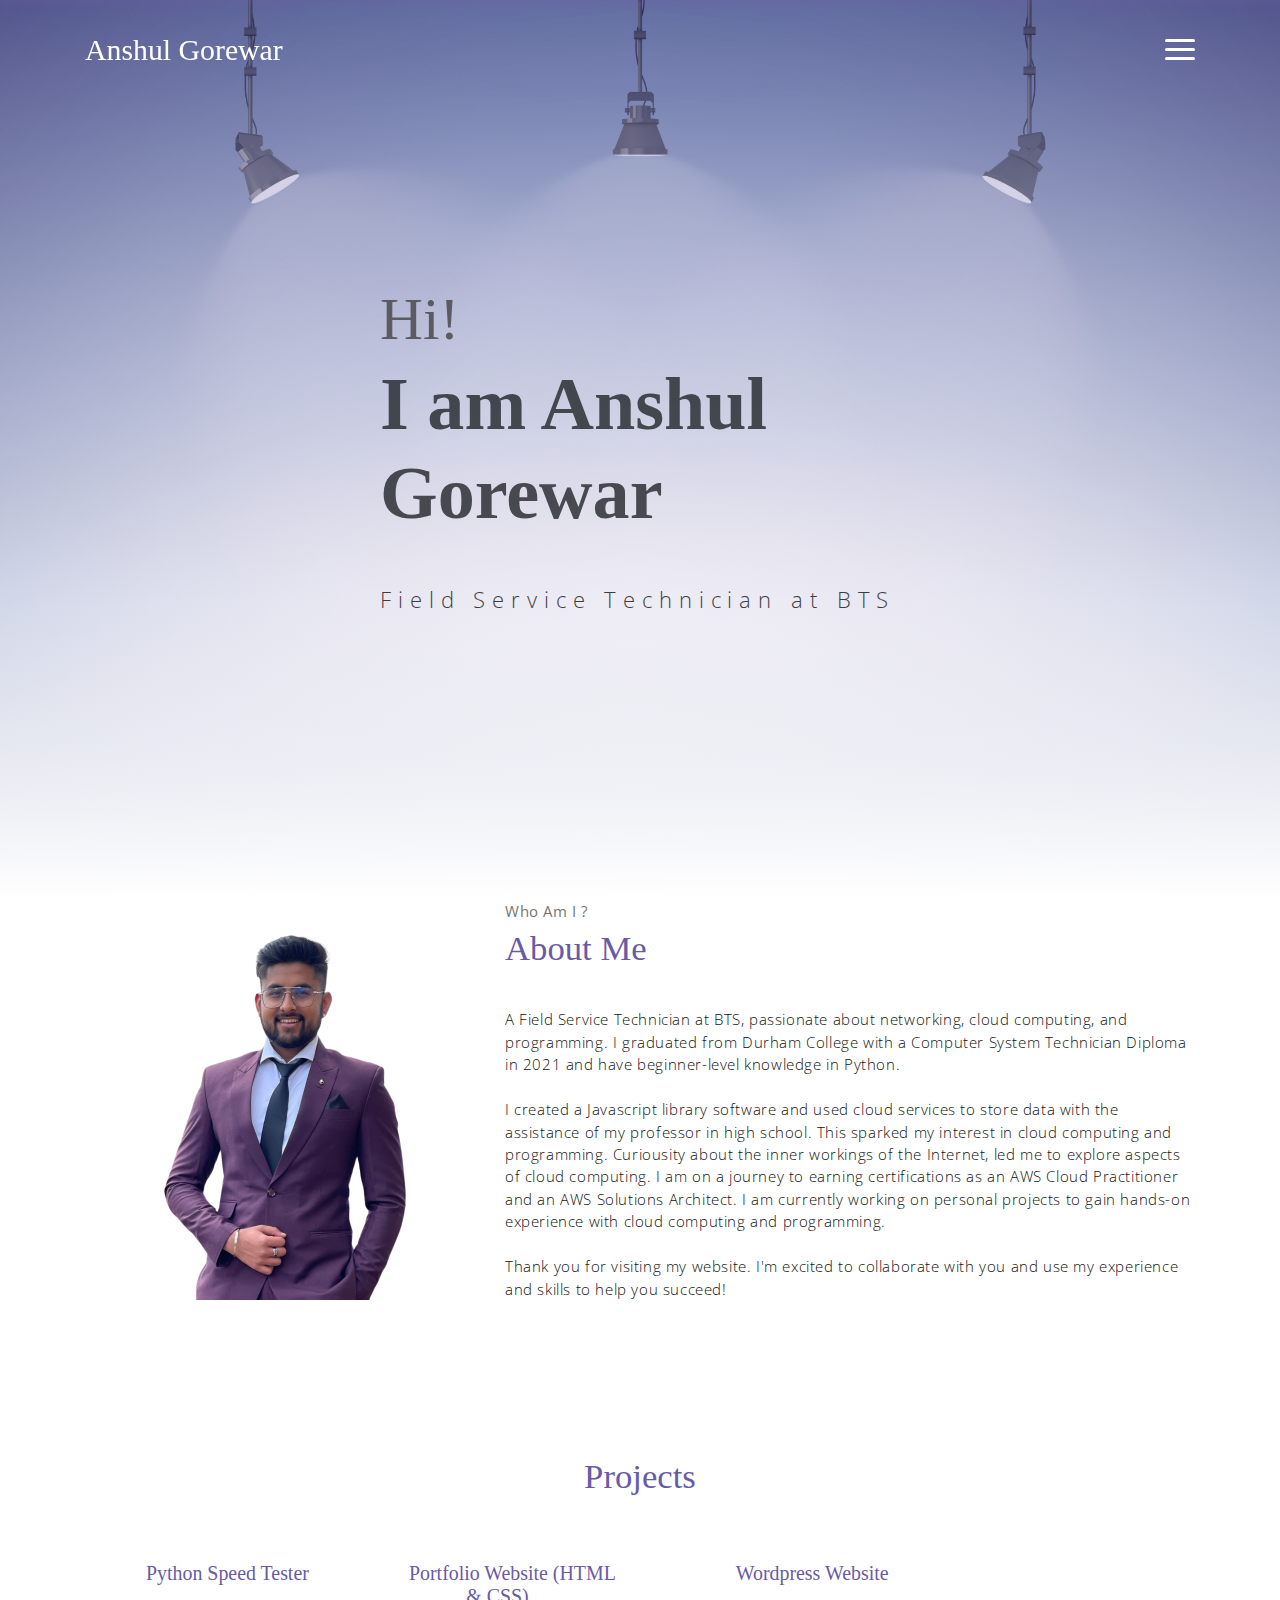
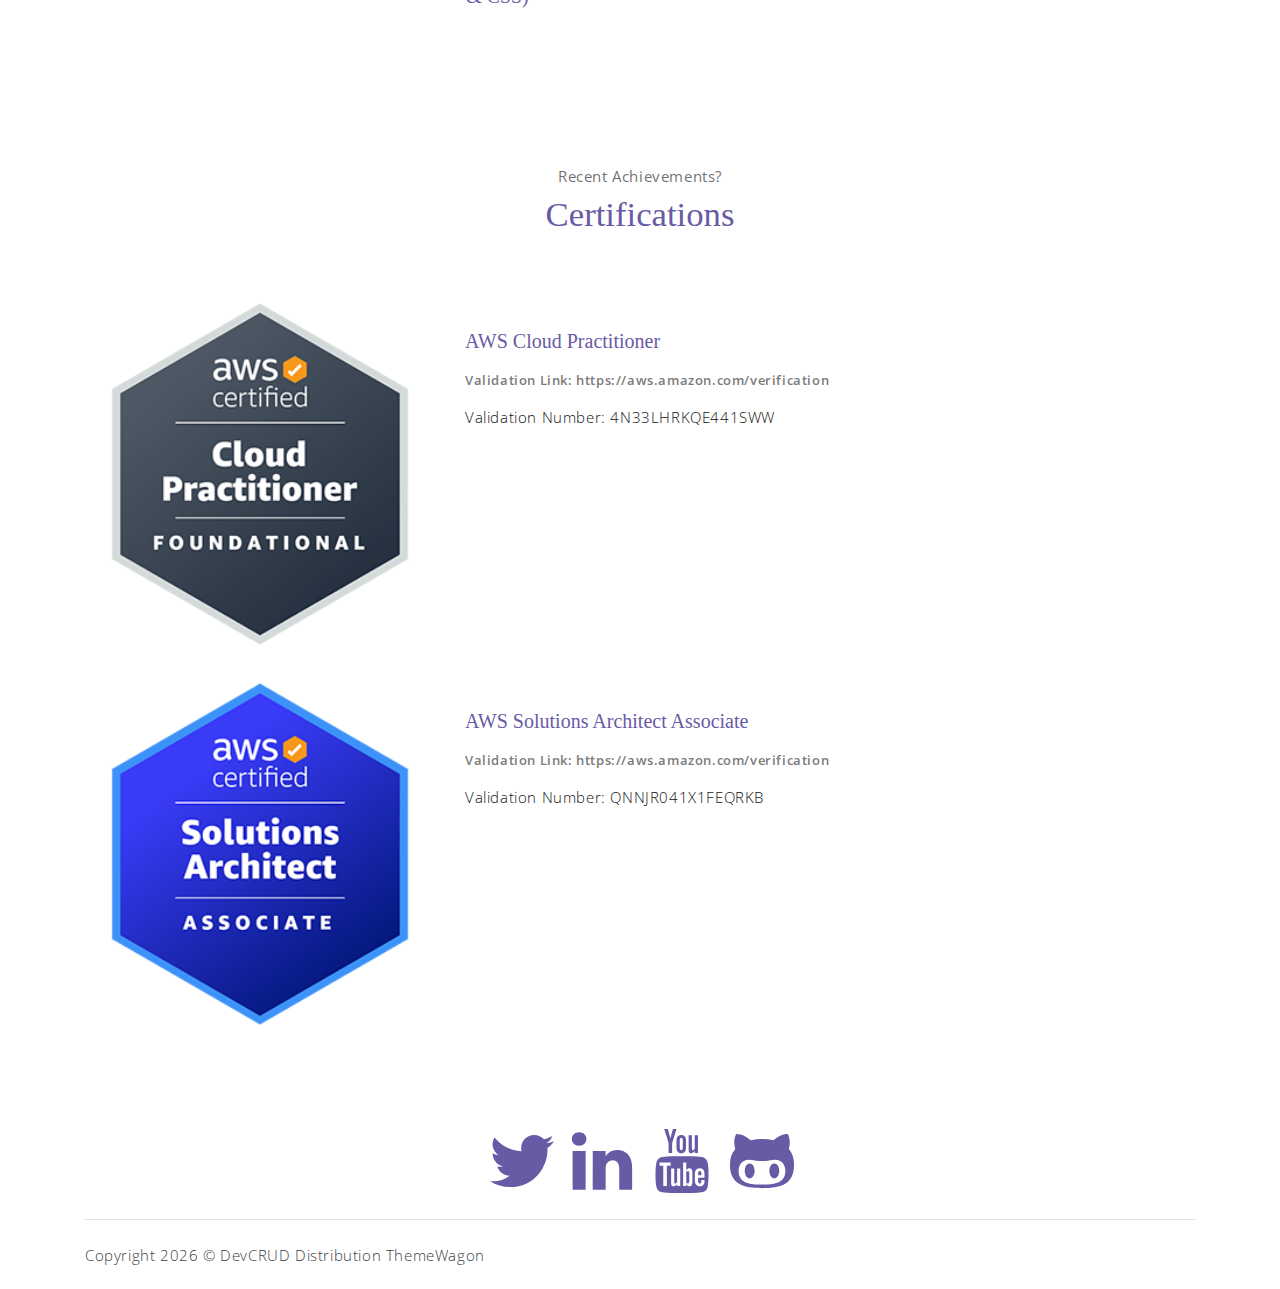
<file: Website/index.html>
<!DOCTYPE html>
<html lang="en">

<head>
    <meta charset="utf-8">
    <meta name="viewport" content="width=device-width, initial-scale=1, shrink-to-fit=no">
    <meta name="description" content="Anshul Gorewar Portfolio">
    <meta name="author" content="Devcrud">
    <title>Anshul Gorewar Portfolio Website</title>
    <!-- font icons -->
    <link rel="stylesheet" href="assets/vendors/themify-icons/css/themify-icons.css">
    <!-- Bootstrap + Meyawo main styles -->
    <link rel="stylesheet" href="assets/css/meyawo.css">
</head>

<body data-spy="scroll" data-target=".navbar" data-offset="40" id="home">

    <!-- Page Navbar -->
    <nav class="custom-navbar" data-spy="affix" data-offset-top="20">
        <div class="container">
            <a class="logo" href="#">Anshul Gorewar</a>
            <ul class="nav">
                <li class="item">
                    <a class="link" href="#home">Home</a>
                </li>
                <li class="item">
                    <a class="link" href="#about">About</a>
                <li class="item">
                    <a class="link" href="#Projects">Projects</a>
                </li>
                <li class="item">
                    <a class="link" href="#Certifications">Certifications</a>
                </li>
                <li class="item">
                    <a class="counter-number"> Views Updating </a>
                </li>
            </ul>
            <a href="javascript:void(0)" id="nav-toggle" class="hamburger hamburger--elastic">
                <div class="hamburger-box">
                    <div class="hamburger-inner"></div>
                </div>
            </a>
        </div>
    </nav><!-- End of Page Navbar -->

    <!-- page header -->
    <header id="home" class="header">
        <div class="overlay"></div>
        <div class="header-content container">
            <h1 class="header-title">
                <span class="up">Hi!</span>
                <span class="down">I am Anshul Gorewar</span>
            </h1>
            <br></br>
            <p class="header-subtitle">Field Service Technician at BTS</p>
        </div>
    </header><!-- end of page header -->

    <!-- about section -->
    <section class="section pt-0" id="about">
        <!-- container -->
        <div class="container text-center">
            <!-- about wrapper -->
            <div class="about">
                <div class="about-img-holder">
                    <img src="profile-removebg.png" class="about-img">
                </div>
                <div class="about-caption">
                    <p class="section-subtitle">Who Am I ?</p>
                    <h2 class="section-title mb-3">About Me</h2>
                    <p>
                        <br>A Field Service Technician at BTS, passionate about networking, 
                        cloud computing, and programming. I graduated from Durham College 
                        with a Computer System Technician Diploma in 2021 and have 
                        beginner-level knowledge in Python.</br>
                        <br>I created a Javascript library software and used cloud services to 
                        store data with the assistance of my professor in high school. 
                        This sparked my interest in cloud computing and programming. 
                        Curiousity about the inner workings of the Internet, led me to 
                        explore aspects of cloud computing. I am on a journey to earning 
                        certifications as an AWS Cloud Practitioner and an AWS Solutions 
                        Architect. I am currently working on personal projects to gain 
                        hands-on experience with cloud computing and programming.</br> 
                        <br>Thank you for visiting my website. I'm excited to collaborate 
                        with you and use my experience and skills to help you succeed!</br>
                </div>
            </div><!-- end of about wrapper -->
        </div><!-- end of container -->
    </section> <!-- end of about section -->

    <!-- service section -->
    <section class="section" id="Projects">
        <div class="container text-center">
            <h6 class="section-title mb-6">Projects</h6>
            <!-- row -->
            <div class="row">
                <div class="col-md-6 col-lg-3">
                        <div class="body">
                            <!-- <img src="file:///C:/Users/new%20pc/OneDrive/Desktop/Cloud/meyawo-1.0.0/meyawo-1.0.0/Images/PB.png" class="icon" -->
                            <h6 class="title"> &nbsp; &nbsp; &nbsp; Python Speed Tester</h6>
                            <p class="subtitle"></p>
                        </div>
                </div>
                <div class="col-md-6 col-lg-3">
                    <div class="body">
                        <!-- <img src="file:///C:/Users/new%20pc/OneDrive/Desktop/Cloud/meyawo-1.0.0/meyawo-1.0.0/Images/PB.png" class="icon" -->
                        <h6 class="title">&nbsp; &nbsp; &nbsp; Portfolio Website (HTML & CSS)</h6>
                        <p class="subtitle"></p>
                    </div>
                </div>
                <div class="col-md-6 col-lg-3">
                        <div class="body">
                            <!-- <img src="file:///C:/Users/new%20pc/OneDrive/Desktop/Cloud/meyawo-1.0.0/meyawo-1.0.0/Images/WP.png" class="icon" -->
                            <h6 class="title">&nbsp; &nbsp; &nbsp; &nbsp; &nbsp; &nbsp; Wordpress Website</h6>
                            <p class="subtitle"></p>
                        </div>    
                </div>
            </div>
        </div>
    </section><!-- end of service section -->

   <!-- portfolio section 
     <section class="section" id="portfolio">
        <div class="container text-center">
            <p class="section-subtitle">What I Did ?</p>
            <h6 class="section-title mb-6">Portfolio</h6>

             < -- row -- > (add a exclamatory after the < if you need this section for website to use)
            <div class="row">
                <div class="col-md-4">
                    <a href="#" class="portfolio-card">
                        <img src="assets/imgs/folio-1.jpg" class="portfolio-card-img"
                            alt="Download free bootstrap 4 landing page, free boootstrap 4 templates, Download free bootstrap 4.1 landing page, free boootstrap 4.1.1 templates, meyawo Landing page">
                        <span class="portfolio-card-overlay">
                            <span class="portfolio-card-caption">
                                <h4>Web Designing</h5>
                                    <p class="font-weight-normal">Category: Web Templates</p>
                            </span>
                        </span>
                    </a>
                </div>
                <div class="col-md-4">
                    <a href="#" class="portfolio-card">
                        <img class="portfolio-card-img" src="assets/imgs/folio-2.jpg" class="img-responsive rounded"
                            alt="Download free bootstrap 4 landing page, free boootstrap 4 templates, Download free bootstrap 4.1 landing page, free boootstrap 4.1.1 templates, meyawo Landing page">
                        <span class="portfolio-card-overlay">
                            <span class="portfolio-card-caption">
                                <h4>Web Designing</h5>
                                    <p class="font-weight-normal">Category: Web Templates</p>
                            </span>
                        </span>
                    </a>
                </div>
                <div class="col-md-4">
                    <a href="#" class="portfolio-card">
                        <img class="portfolio-card-img" src="assets/imgs/folio-3.jpg" class="img-responsive rounded"
                            alt="Download free bootstrap 4 landing page, free boootstrap 4 templates, Download free bootstrap 4.1 landing page, free boootstrap 4.1.1 templates, meyawo Landing page">
                        <span class="portfolio-card-overlay">
                            <span class="portfolio-card-caption">
                                <h4>Web Designing</h5>
                                    <p class="font-weight-normal">Category: Web Templates</p>
                            </span>
                        </span>
                    </a>
                </div>
            </div> < -- end of row -->
        <!-- </div> end of container -->
    <!-- </section> end of portfolio section --> 

    <!-- pricing section 
    <section class="section" id="pricing">
        <div class="container text-center">
            <p class="section-subtitle">How Much I Charge ?</p>
            <h6 class="section-title mb-6">My Pricing</h6>
            < -- row -- >
            <div class="pricing-wrapper">
                <div class="pricing-card">
                    <div class="pricing-card-header">
                        <img class="pricing-card-icon" src="assets/imgs/scooter.svg"
                            alt="Download free bootstrap 4 landing page, free boootstrap 4 templates, Download free bootstrap 4.1 landing page, free boootstrap 4.1.1 templates, meyawo Landing page">
                    </div>
                    <div class="pricing-card-body">
                        <h6 class="pricing-card-title">Free</h6>
                        <div class="pricing-card-list">
                            <p>accusamus reprehenderit</p>
                            <p>provident dolorem </p>
                            <p>quos neque</p>
                            <p>fugiat quibusdam</p>
                            <p><i class="ti-close"></i></p>
                            <p><i class="ti-close"></i></p>
                        </div>
                    </div>
                    <div class="pricing-card-footer">
                        <span>$</span>
                        <span>0.00/Month</span>
                    </div>
                    <a href="#" class="btn btn-primary mt-3 pricing-card-btn">Subscribe</a>
                </div>
                <div class="pricing-card">
                    <div class="pricing-card-header">
                        <img class="pricing-card-icon" src="assets/imgs/shipped.svg"
                            alt="Download free bootstrap 4 landing page, free boootstrap 4 templates, Download free bootstrap 4.1 landing page, free boootstrap 4.1.1 templates, meyawo Landing page">
                    </div>
                    <div class="pricing-card-body">
                        <h6 class="pricing-card-title">Basic</h6>
                        <div class="pricing-card-list">
                            <p>accusamus reprehenderit</p>
                            <p>provident dolorem </p>
                            <p>quos neque</p>
                            <p>fugiat quibusdam</p>
                            <p>accusamus laboriosam</p>
                            <p><i class="ti-close"></i></p>
                        </div>
                    </div>
                    <div class="pricing-card-footer">
                        <span>$</span>
                        <span>9.99/Month</span>
                    </div>
                    <a href="#" class="btn btn-primary mt-3 pricing-card-btn">Subscribe</a>
                </div>
                <div class="pricing-card">
                    <div class="pricing-card-header">
                        <img class="pricing-card-icon" src="assets/imgs/startup.svg"
                            alt="Download free bootstrap 4 landing page, free boootstrap 4 templates, Download free bootstrap 4.1 landing page, free boootstrap 4.1.1 templates, meyawo Landing page">
                    </div>
                    <div class="pricing-card-body">
                        <h6 class="pricing-card-title">Premium</h6>
                        <div class="pricing-card-list">
                            <p>accusamus reprehenderit</p>
                            <p>provident dolorem </p>
                            <p>quos neque</p>
                            <p>fugiat quibusdam</p>
                            <p>accusamus laboriosam</p>
                            <p>inventore omnis</p>
                        </div>
                    </div>
                    <div class="pricing-card-footer">
                        <span>$</span>
                        <span>99.9/Month</span>
                    </div>
                    <a href="#" class="btn btn-primary mt-3 pricing-card-btn">Subscribe</a>
                </div> 

            </div>  < -- end of pricing wrapper -->
        <!-- </div> <-- end of container -->
   <!--  </section> <-- end of pricing section -->

    <!-- 
    <section class="section-sm bg-primary">
        <-- container ->
        <div class="container text-center text-sm-left">
            <-- row ->
            <div class="row align-items-center">
                <div class="col-sm offset-md-1 mb-4 mb-md-0">
                    <h6 class="title text-light">Want to work with me?</h6>
                    <p class="m-0 text-light">Always feel Free to Contact & Hire me</p>
                </div>
                <div class="col-sm offset-sm-2 offset-md-3">
                    <button class="btn btn-lg my-font btn-light rounded">Hire Me</button>
                </div>
            </div> <-- end of row -->
        <!-- </div>
    </section> -->

    <!-- testimonial section -->
    <!-- <section class="section" id="testmonial">
        <div class="container text-center">
            <p class="section-subtitle">What Think Client About Me ?</p>
            <h6 class="section-title mb-6">Testmonial</h6>

            <!
            <div class="row">
                <div class="col-md-6">
                    <div class="testimonial-card">
                        <div class="testimonial-card-img-holder">
                            <img src="assets/imgs/avatar2.jpg" class="testimonial-card-img"
                                alt="Download free bootstrap 4 landing page, free boootstrap 4 templates, Download free bootstrap 4.1 landing page, free boootstrap 4.1.1 templates, meyawo Landing page">
                        </div>
                        <div class="testimonial-card-body">
                            <p class="testimonial-card-subtitle">Lorem ipsum dolor sit amet, consectetur adipisicing
                                elit. Eaque doloribus autem aperiam earum nostrum omnis blanditiis corporis perspiciatis
                                adipisci nihil.</p>
                            <h6 class="testimonial-card-title">Emily Reb</h6>
                        </div>
                    </div>
                </div>
                <div class="col-md-6">
                    <div class="testimonial-card">
                        <div class="testimonial-card-img-holder">
                            <img src="assets/imgs/avatar3.jpg" class="testimonial-card-img"
                                alt="Download free bootstrap 4 landing page, free boootstrap 4 templates, Download free bootstrap 4.1 landing page, free boootstrap 4.1.1 templates, meyawo Landing page">
                        </div>
                        <div class="testimonial-card-body">
                            <p class="testimonial-card-subtitle">Lorem ipsum dolor sit amet, consectetur adipisicing
                                elit. Eaque doloribus autem aperiam earum nostrum omnis blanditiis corporis perspiciatis
                                adipisci nihil.</p>
                            <h6 class="testimonial-card-title">Emily Reb</h6>
                        </div>
                    </div>
                </div>
            </div> -->
        <!-- </div> <-- end of container -->
    <!-- </section> <-- end of testimonial section -->

    <!-- blog section -->
    <section class="section" id="Certifications">
        <!-- container -->
        <div class="container text-center">
            <p class="section-subtitle">Recent Achievements?</p>
            <h6 class="section-title mb-6">Certifications</h6>
            <!-- blog-wrapper -->
            <div class="blog-card">
                <div class="blog-card-header">
                    <img src="Images\AWSCLF.png" class="blog-card-img">
                </div>
                <div class="blog-card-body">
                    <h5 class="blog-card-title">AWS Cloud Practitioner</h6>

                        <p class="blog-card-caption">
                            <a href="https://aws.amazon.com/verification">Validation Link: https://aws.amazon.com/verification</a>
                        </p>
                        <p>Validation Number: 4N33LHRKQE441SWW</p>
                </div>
            </div><!-- end of blog wrapper -->
            <!-- blog-wrapper -->
            <div class="blog-card">
                <div class="blog-card-header">
                    <img src="Images\AWSSAA.png" class="blog-card-img">
                </div>
                <div class="blog-card-body">
                    <h5 class="blog-card-title">AWS Solutions Architect Associate</h6>

                        <p class="blog-card-caption">
                            <a href="https://aws.amazon.com/verification">Validation Link: https://aws.amazon.com/verification</a>
                        <p> Validation Number: QNNJR041X1FEQRKB</p>
                        </p>
                </div>
            </div><!-- end of blog wrapper -->

        </div><!-- end of container -->
    </section><!-- end of blog section -->

    <!-- footer -->

            <div class="social-links text-center mb-4 ml-md-3">
                <a href="https://twitter.com/anshul_gorewar" class="link"><i class="ti-twitter-alt" style="font-size: 4.0em;"></i>&nbsp;&nbsp;&nbsp;</a>
                <a href="https://www.linkedin.com/in/anshul-gorewar/" class="link"><i class="ti-linkedin" style="font-size: 4.0em;"></i>&nbsp;&nbsp;&nbsp;</a>
                <a href="https://www.youtube.com/channel/UCMPMkQX00Ivnc9denKEl2rg" class="link"><i class="ti-youtube" style="font-size: 4.0em;"></i>&nbsp;&nbsp;&nbsp;</a>
                <a href="https://github.com/settings/profile" class="link"><i class="ti-github" style="font-size: 4.0em;"></i>&nbsp;&nbsp;&nbsp;</a>
            </div>
            <div class="container">
                <footer class="footer">
                    <p class="mb-0">Copyright
                        <script>document.write(new Date().getFullYear())</script> &copy; <a
                            href="http://www.devcrud.com">DevCRUD</a> Distribution <a
                            href="https://themewagon.com">ThemeWagon</a>
                    </p>
        </footer>
    </div> <!-- end of page footer -->

    <!-- core  -->
    <script src="assets/vendors/jquery/jquery-3.4.1.js"></script>
    <script src="assets/vendors/bootstrap/bootstrap.bundle.js"></script>

    <!-- bootstrap 3 affix -->
    <script src="assets/vendors/bootstrap/bootstrap.affix.js"></script>

    <!-- Meyawo js -->
    <script src="assets/js/meyawo.js"></script>
    
</body>

</html>
</file>
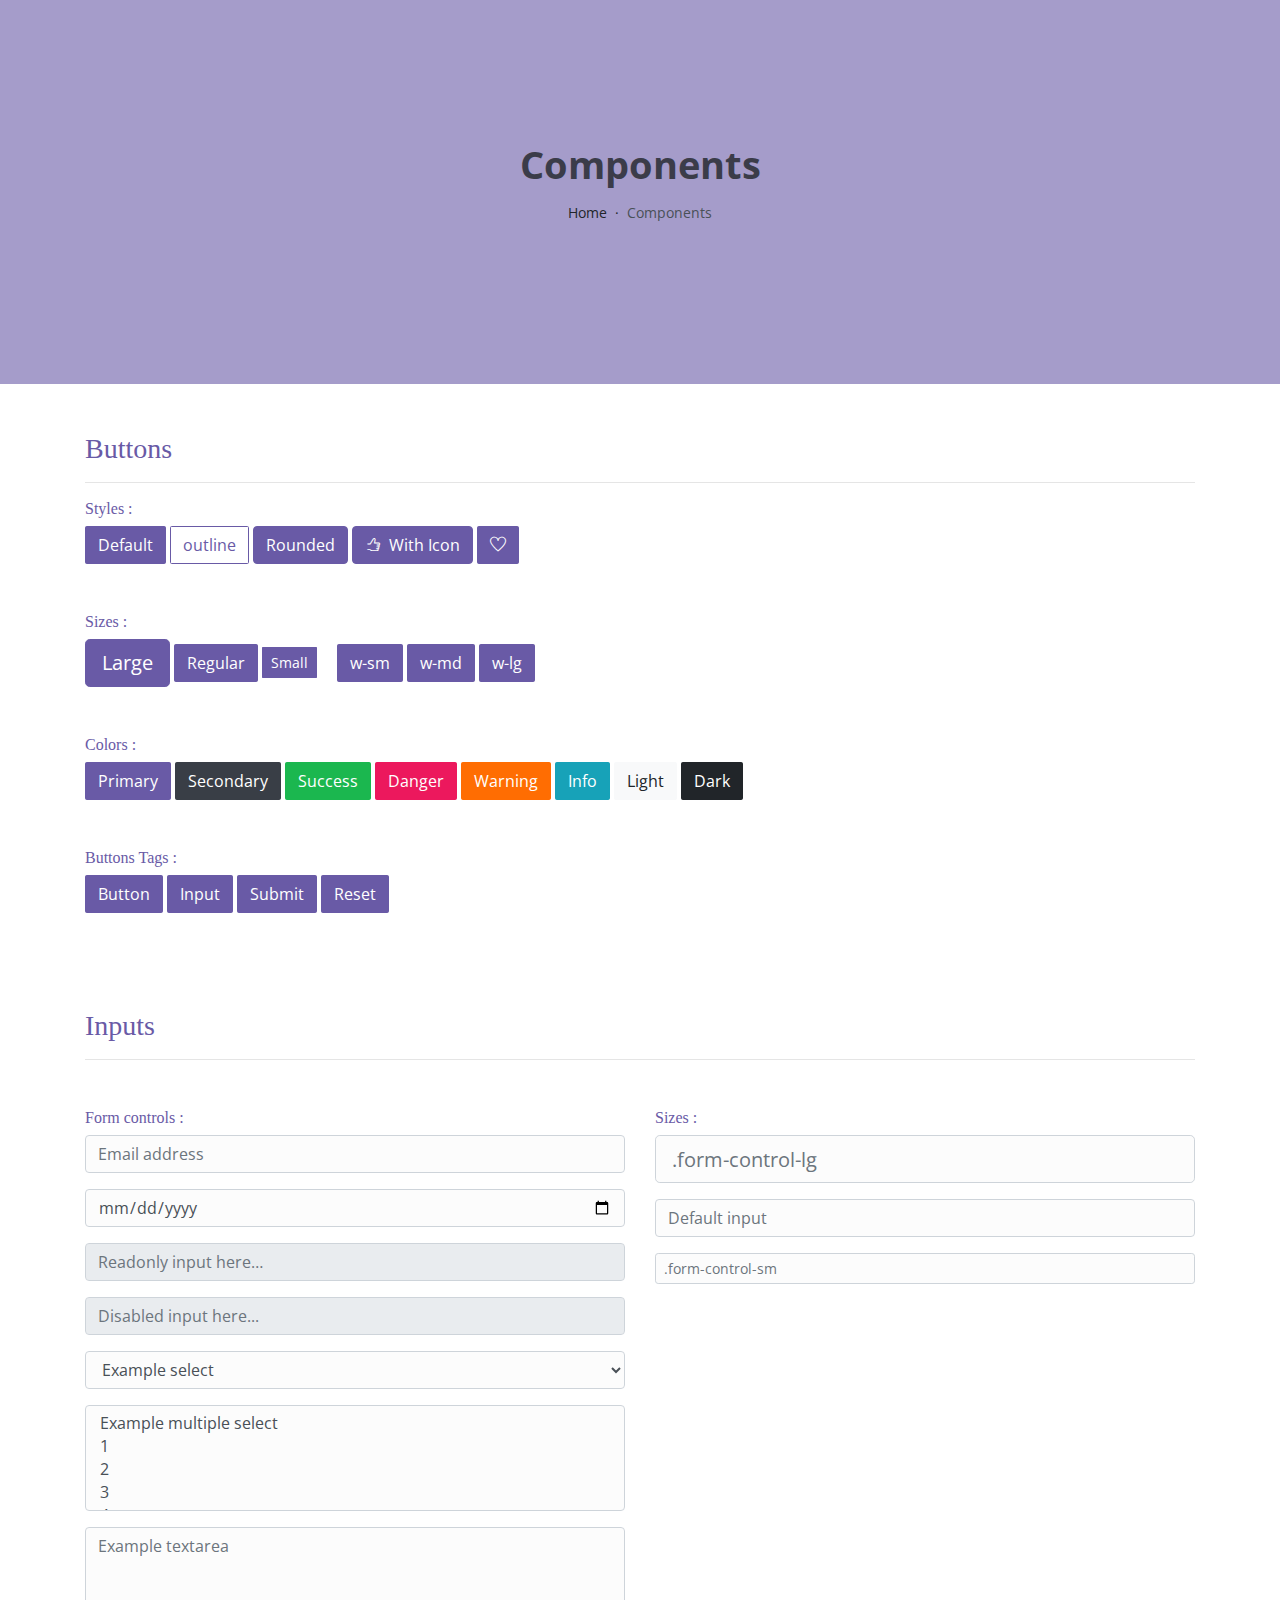
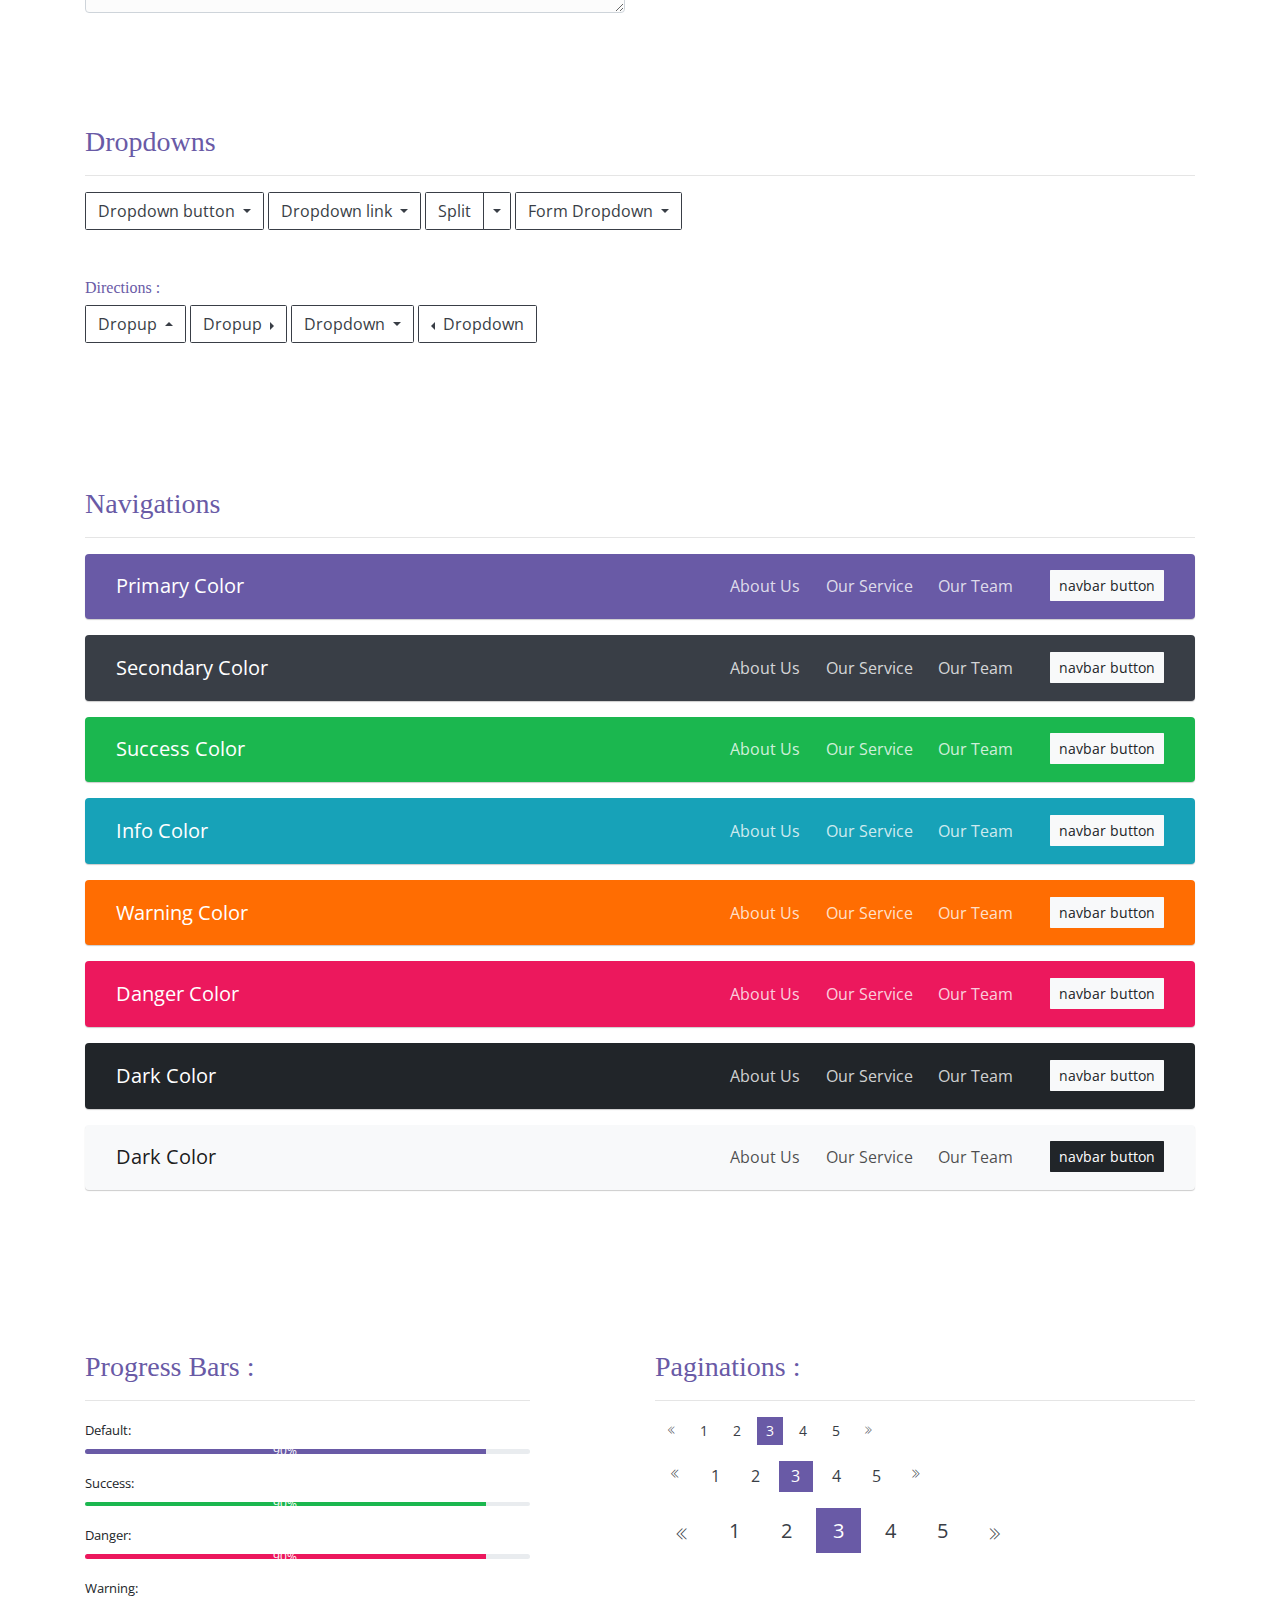
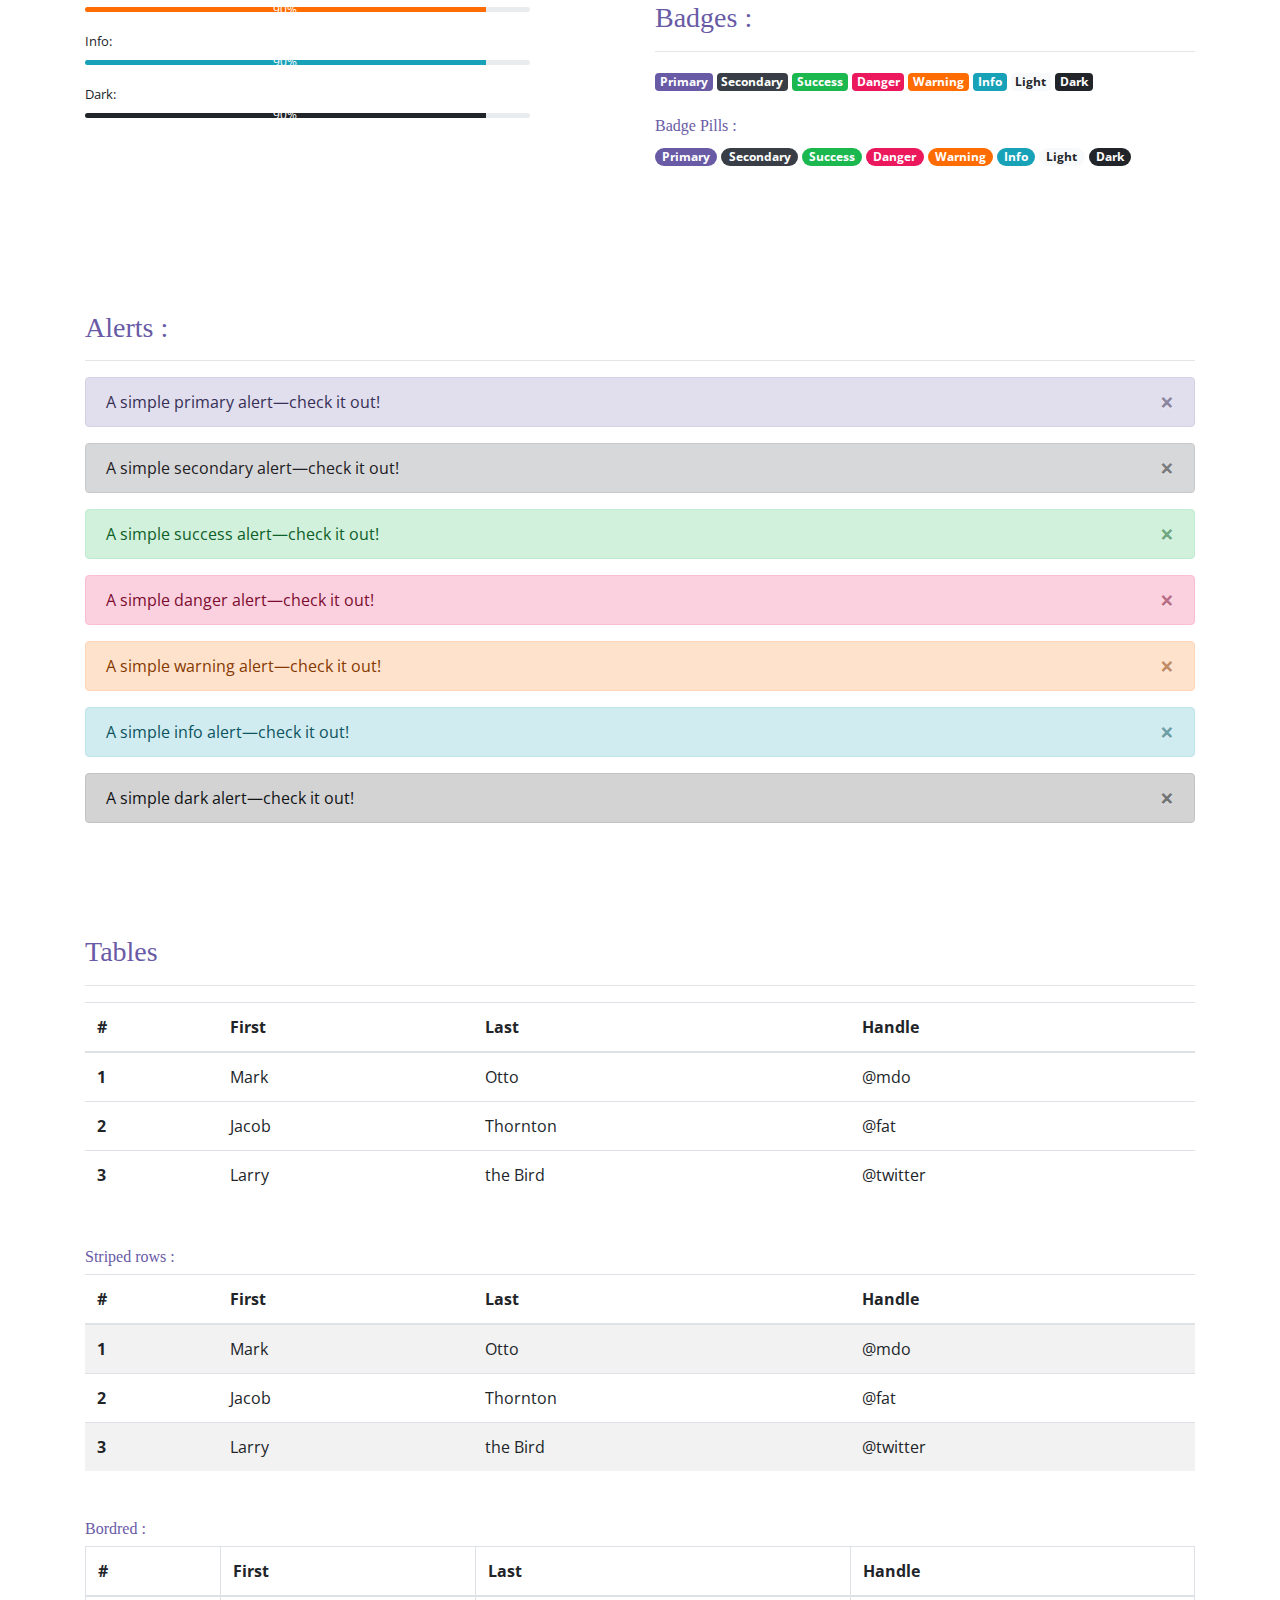
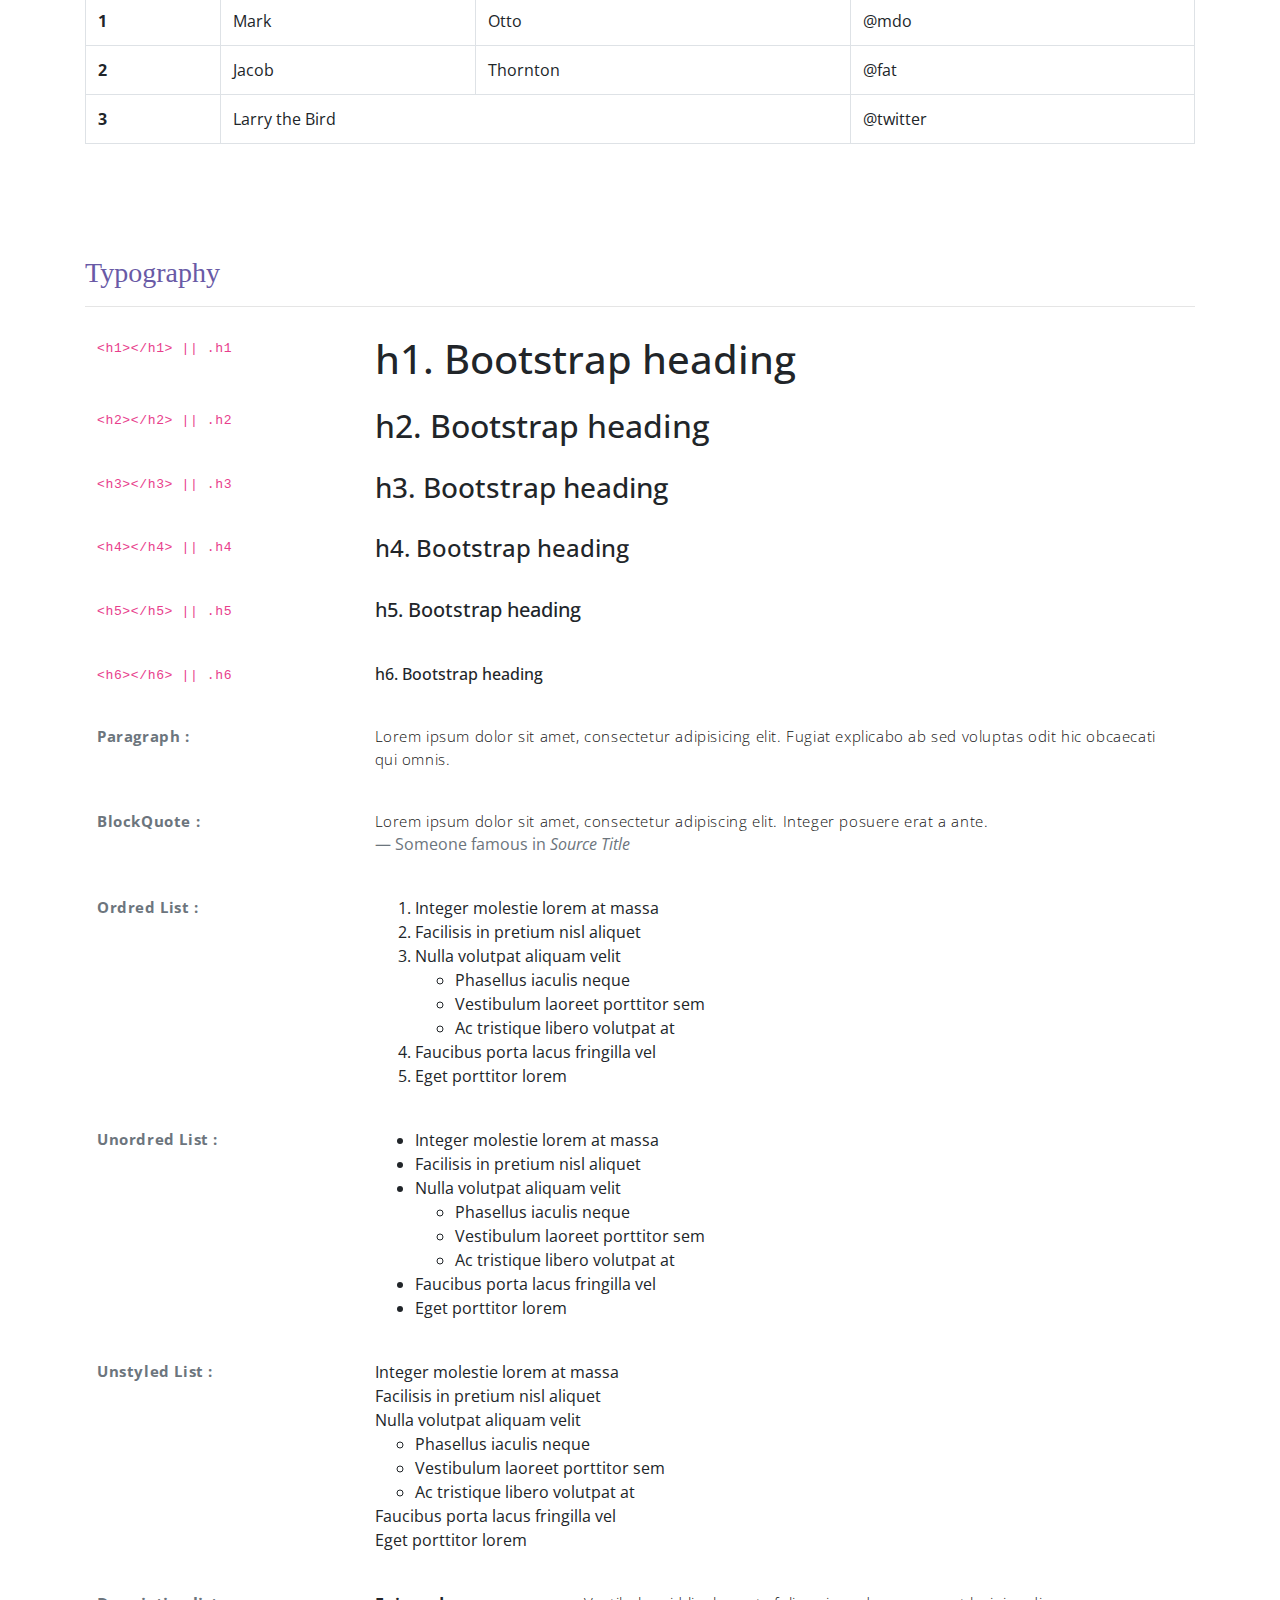
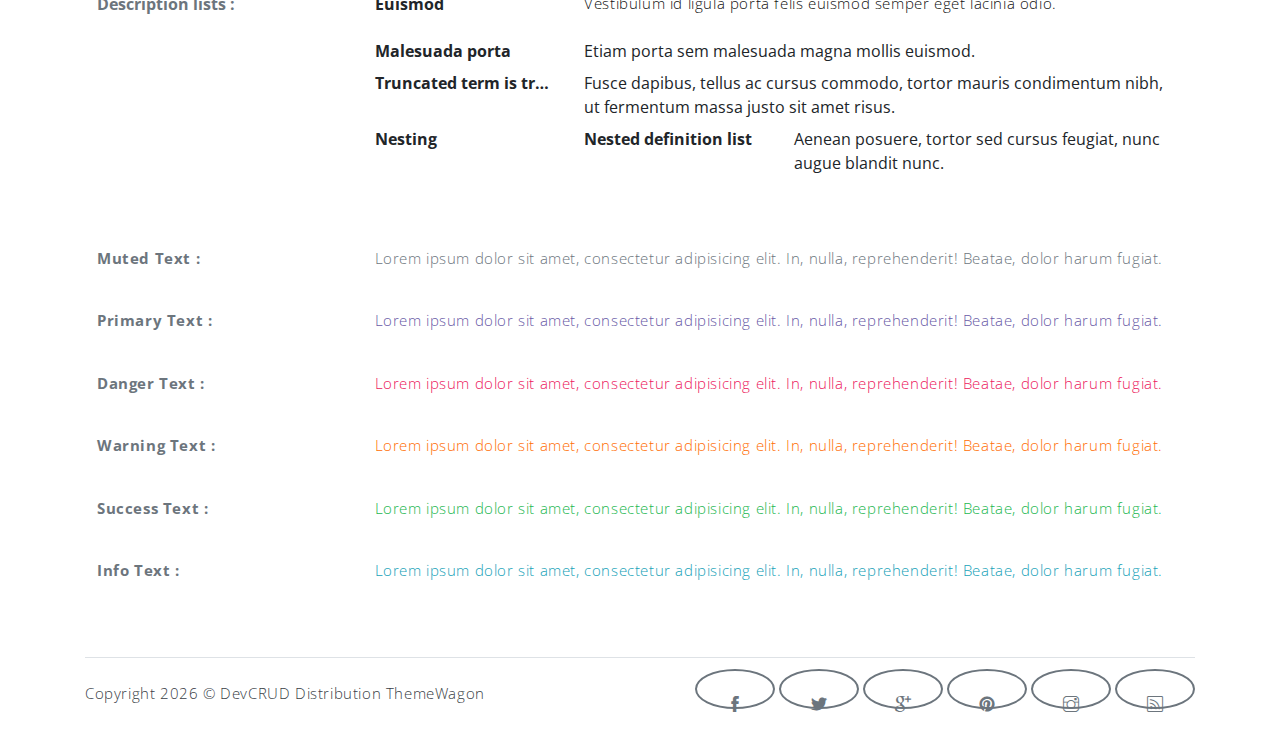
<file: Website/components.html>
<!DOCTYPE html>
<html lang="en">

<head>
   <meta charset="utf-8">
   <meta name="viewport" content="width=device-width, initial-scale=1, shrink-to-fit=no">
   <meta name="description" content="Start your development with Meyawo landing page.">
   <meta name="author" content="Devcrud">
   <title>Anshul Gorewar Portfolio Webpage</title>
   <!-- font icons -->
   <link rel="stylesheet" href="assets/vendors/themify-icons/css/themify-icons.css">
   <!-- Bootstrap + Steller  -->
   <link rel="stylesheet" href="assets/css/meyawo.css">
</head>

<body>

   <!-- Page Header -->
   <header class="header header-mini">
      <div class="header-title">Components</div>
      <nav aria-label="breadcrumb">
         <ol class="breadcrumb">
            <li class="breadcrumb-item"><a href="/">Home</a></li>
            <li class="breadcrumb-item active" aria-current="page">Components</li>
         </ol>
      </nav>
   </header> <!-- End Of Page Header -->

   <!-- main content -->
   <div class="container">

      <!-- Buttons -->
      <h3 class="mt-5">Buttons</h3>
      <hr>
      <h6 class="section-secondary-title">Styles :</h6>
      <button class="btn btn-primary">Default</button>
      <button class="btn btn-outline-primary">outline</button>
      <button class="btn btn-primary rounded">Rounded</button>
      <button class="btn btn-primary rounded"><i class="ti-thumb-up pr-1"></i> With Icon</button>
      <button class="btn btn-primary circle"><i class="ti-heart"></i></button>

      <h6 class="section-secondary-title mt-5">Sizes :</h6>
      <button class="btn btn-primary btn-lg">Large</button>
      <button class="btn btn-primary ">Regular</button>
      <button class="btn btn-primary btn-sm">Small</button>
      <button class="btn btn-primary w-sm ml-3">w-sm</button>
      <button class="btn btn-primary w-md">w-md</button>
      <button class="btn btn-primary w-lg">w-lg</button>

      <h6 class="section-secondary-title mt-5">Colors :</h6>
      <button type="button" class="btn btn-primary">Primary</button>
      <button type="button" class="btn btn-secondary">Secondary</button>
      <button type="button" class="btn btn-success">Success</button>
      <button type="button" class="btn btn-danger">Danger</button>
      <button type="button" class="btn btn-warning">Warning</button>
      <button type="button" class="btn btn-info">Info</button>
      <button type="button" class="btn btn-light">Light</button>
      <button type="button" class="btn btn-dark">Dark</button>

      <h6 class="section-secondary-title mt-5">Buttons Tags :</h6>
      <button class="btn btn-primary" type="submit">Button</button>
      <input class="btn btn-primary" type="button" value="Input">
      <input class="btn btn-primary" type="submit" value="Submit">
      <input class="btn btn-primary" type="reset" value="Reset">

      <!-- devider -->
      <div class="py-5"></div>

      <!-- Inputs -->
      <h3>Inputs</h3>
      <hr>
      <div class="row mt-5">
         <div class="col-md-6">
            <h6 class="section-secondary-title">Form controls :</h6>
            <div class="form-group">
               <input type="email" class="form-control" id="exampleFormControlInput1" placeholder="Email address">
            </div>
            <div class="form-group">
               <input type="date" class="form-control" id="exampleFormControlInput1" placeholder="Date">
            </div>
            <div class="form-group">
               <input class="form-control" type="text" placeholder="Readonly input here…" readonly>
            </div>
            <div class="form-group">
               <input class="form-control" id="disabledInput" type="text" placeholder="Disabled input here..." disabled>
            </div>
            <div class="form-group">
               <select class="form-control" id="exampleFormControlSelect1">
                  <option>Example select</option>
                  <option>1</option>
                  <option>2</option>
                  <option>3</option>
                  <option>4</option>
                  <option>5</option>
               </select>
            </div>
            <div class="form-group">
               <select multiple class="form-control" id="exampleFormControlSelect2">
                  <option>Example multiple select</option>
                  <option>1</option>
                  <option>2</option>
                  <option>3</option>
                  <option>4</option>
                  <option>5</option>
               </select>
            </div>
            <div class="form-group">
               <textarea class="form-control" id="exampleFormControlTextarea1" rows="3"
                  placeholder="Example textarea"></textarea>
            </div>
         </div>
         <div class="col-md-6">
            <h6 class="section-secondary-title">Sizes :</h6>
            <div class="form-group">
               <input class="form-control form-control-lg" type="text" placeholder=".form-control-lg">
            </div>
            <div class="form-group">
               <input class="form-control" type="text" placeholder="Default input">
            </div>
            <div class="form-group">
               <input class="form-control form-control-sm" type="text" placeholder=".form-control-sm">
            </div>
         </div>
      </div> <!-- end of inputs -->

      <!-- devider -->
      <div class="py-5"></div>

      <!-- Dropdowns -->
      <h3 class="components-section-title font-weight-normal">Dropdowns</h3>
      <hr>
      <div class="dropdown d-inline-block">
         <button class="btn btn-outline-secondary dropdown-toggle" type="button" id="dropdownMenuButton"
            data-toggle="dropdown" aria-haspopup="true" aria-expanded="false">
            Dropdown button
         </button>
         <div class="dropdown-menu" aria-labelledby="dropdownMenuButton">
            <a class="dropdown-item" href="#">Action</a>
            <a class="dropdown-item" href="#">Another action</a>
            <a class="dropdown-item" href="#">Something else here</a>
         </div>
      </div>
      <div class="dropdown d-inline-block">
         <a class="btn btn-outline-secondary dropdown-toggle" href="#" role="button" id="dropdownMenuLink"
            data-toggle="dropdown" aria-haspopup="true" aria-expanded="false">
            Dropdown link
         </a>
         <div class="dropdown-menu" aria-labelledby="dropdownMenuLink">
            <a class="dropdown-item" href="#">Action</a>
            <a class="dropdown-item" href="#">Another action</a>
            <a class="dropdown-item" href="#">Something else here</a>
         </div>
      </div>
      <div class="btn-group">
         <button type="button" class="btn btn-outline-secondary">Split</button>
         <button type="button" class="btn btn-outline-secondary dropdown-toggle dropdown-toggle-split"
            data-toggle="dropdown" aria-haspopup="true" aria-expanded="false">
            <span class="sr-only">Toggle Dropdown</span>
         </button>
         <div class="dropdown-menu">
            <a class="dropdown-item" href="#">Action</a>
            <a class="dropdown-item" href="#">Another action</a>
            <a class="dropdown-item" href="#">Something else here</a>
            <div class="dropdown-divider"></div>
            <a class="dropdown-item" href="#">Separated link</a>
         </div>
      </div>
      <div class="btn-group">
         <button class="btn btn-outline-secondary dropdown-toggle" type="button" id="dropdownMenuButton"
            data-toggle="dropdown" aria-haspopup="true" aria-expanded="false">
            Form Dropdown
         </button>
         <div class="dropdown-menu form">
            <form class="px-4 py-3">
               <div class="form-group">
                  <input type="email" class="form-control" id="exampleDropdownFormEmail1"
                     placeholder="email@example.com">
               </div>
               <div class="form-group">
                  <input type="password" class="form-control" id="exampleDropdownFormPassword1" placeholder="Password">
               </div>
               <div class="form-check mb-3">
                  <input type="checkbox" class="form-check-input" id="dropdownCheck">
                  <label class="form-check-label" for="dropdownCheck">
                     Remember me
                  </label>
               </div>
               <button type="submit" class="btn btn-primary btn-block">Sign in</button>
            </form>
            <div class="dropdown-divider"></div>
            <a class="dropdown-item" href="#"><small>New around here? Sign up</small></a>
            <a class="dropdown-item" href="#"><small>Forgot password?</small></a>
         </div>
      </div>
      <h6 class="section-secondary-title mt-5">Directions :</h6>
      <div class="btn-group dropup">
         <button type="button" class="btn btn-outline-secondary dropdown-toggle" data-toggle="dropdown"
            aria-haspopup="true" aria-expanded="false">
            Dropup
         </button>
         <div class="dropdown-menu">
            <a class="dropdown-item" href="#">Action</a>
            <a class="dropdown-item" href="#">Another action</a>
            <a class="dropdown-item" href="#">Something else here</a>
            <div class="dropdown-divider"></div>
            <a class="dropdown-item" href="#">Separated link</a>
         </div>
      </div>
      <div class="btn-group dropright">
         <button type="button" class="btn btn-outline-secondary dropdown-toggle" data-toggle="dropdown"
            aria-haspopup="true" aria-expanded="false">
            Dropup
         </button>
         <div class="dropdown-menu">
            <a class="dropdown-item" href="#">Action</a>
            <a class="dropdown-item" href="#">Another action</a>
            <a class="dropdown-item" href="#">Something else here</a>
            <div class="dropdown-divider"></div>
            <a class="dropdown-item" href="#">Separated link</a>
         </div>
      </div>
      <div class="btn-group">
         <button type="button" class="btn btn-outline-secondary dropdown-toggle" data-toggle="dropdown"
            aria-haspopup="true" aria-expanded="false">
            Dropdown
         </button>
         <div class="dropdown-menu">
            <a class="dropdown-item" href="#">Action</a>
            <a class="dropdown-item" href="#">Another action</a>
            <a class="dropdown-item" href="#">Something else here</a>
            <div class="dropdown-divider"></div>
            <a class="dropdown-item" href="#">Separated link</a>
         </div>
      </div>
      <div class="btn-group dropleft">
         <button type="button" class="btn btn-outline-secondary dropdown-toggle" data-toggle="dropdown"
            aria-haspopup="true" aria-expanded="false">
            Dropdown
         </button>
         <div class="dropdown-menu">
            <a class="dropdown-item" href="#">Action</a>
            <a class="dropdown-item" href="#">Another action</a>
            <a class="dropdown-item" href="#">Something else here</a>
            <div class="dropdown-divider"></div>
            <a class="dropdown-item" href="#">Separated link</a>
         </div>
      </div> <!-- end of Dropdowns -->

      <!-- devider -->
      <div class="py-5"></div>

      <!-- navbars -->
      <h3 class="components-section-title font-weight-normal mt-5">Navigations</h3>
      <hr>
      <nav class="navbar navbar-expand-sm navbar-dark bg-primary rounded shadow mb-3">
         <div class="container">
            <a class="navbar-brand" href="#">Primary Color</a>
            <button class="navbar-toggler ml-auto" type="button" data-toggle="collapse"
               data-target="#navbarSupportedContent" aria-controls="navbarSupportedContent" aria-expanded="false"
               aria-label="Toggle navigation">
               <span class="navbar-toggler-icon"></span>
            </button>
            <div class="collapse navbar-collapse" id="navbarSupportedContent">
               <ul class="navbar-nav ml-auto">
                  <li class="nav-item">
                     <a class="nav-link" href="#about">About Us</a>
                  </li>
                  <li class="nav-item">
                     <a class="nav-link" href="#service">Our Service</a>
                  </li>
                  <li class="nav-item">
                     <a class="nav-link" href="#team">Our Team</a>
                  </li>
                  <li class="nav-item">
                     <a href="#book-table" class="ml-4 mt-1 btn btn-light btn-sm">navbar button</a>
                  </li>
               </ul>
            </div>
         </div>
      </nav>
      <nav class="navbar navbar-expand-sm navbar-dark bg-secondary rounded shadow mb-3">
         <div class="container">
            <a class="navbar-brand" href="#">Secondary Color</a>
            <button class="navbar-toggler ml-auto" type="button" data-toggle="collapse"
               data-target="#navbarSupportedContent" aria-controls="navbarSupportedContent" aria-expanded="false"
               aria-label="Toggle navigation">
               <span class="navbar-toggler-icon"></span>
            </button>
            <div class="collapse navbar-collapse" id="navbarSupportedContent">
               <ul class="navbar-nav ml-auto">
                  <li class="nav-item">
                     <a class="nav-link" href="#about">About Us</a>
                  </li>
                  <li class="nav-item">
                     <a class="nav-link" href="#service">Our Service</a>
                  </li>
                  <li class="nav-item">
                     <a class="nav-link" href="#team">Our Team</a>
                  </li>
                  <li class="nav-item">
                     <a href="#book-table" class="ml-4 mt-1 btn btn-light btn-sm">navbar button</a>
                  </li>
               </ul>
            </div>
         </div>
      </nav>
      <nav class="navbar navbar-expand-sm navbar-dark bg-success rounded shadow mb-3">
         <div class="container">
            <a class="navbar-brand" href="#">Success Color</a>
            <button class="navbar-toggler ml-auto" type="button" data-toggle="collapse"
               data-target="#navbarSupportedContent" aria-controls="navbarSupportedContent" aria-expanded="false"
               aria-label="Toggle navigation">
               <span class="navbar-toggler-icon"></span>
            </button>
            <div class="collapse navbar-collapse" id="navbarSupportedContent">
               <ul class="navbar-nav ml-auto">
                  <li class="nav-item">
                     <a class="nav-link" href="#about">About Us</a>
                  </li>
                  <li class="nav-item">
                     <a class="nav-link" href="#service">Our Service</a>
                  </li>
                  <li class="nav-item">
                     <a class="nav-link" href="#team">Our Team</a>
                  </li>
                  <li class="nav-item">
                     <a href="#book-table" class="ml-4 mt-1 btn btn-light btn-sm">navbar button</a>
                  </li>
               </ul>
            </div>
         </div>
      </nav>
      <nav class="navbar navbar-expand-sm navbar-dark bg-info rounded shadow mb-3">
         <div class="container">
            <a class="navbar-brand" href="#">Info Color</a>
            <button class="navbar-toggler ml-auto" type="button" data-toggle="collapse"
               data-target="#navbarSupportedContent" aria-controls="navbarSupportedContent" aria-expanded="false"
               aria-label="Toggle navigation">
               <span class="navbar-toggler-icon"></span>
            </button>
            <div class="collapse navbar-collapse" id="navbarSupportedContent">
               <ul class="navbar-nav ml-auto">
                  <li class="nav-item">
                     <a class="nav-link" href="#about">About Us</a>
                  </li>
                  <li class="nav-item">
                     <a class="nav-link" href="#service">Our Service</a>
                  </li>
                  <li class="nav-item">
                     <a class="nav-link" href="#team">Our Team</a>
                  </li>
                  <li class="nav-item">
                     <a href="#book-table" class="ml-4 mt-1 btn btn-light btn-sm">navbar button</a>
                  </li>
               </ul>
            </div>
         </div>
      </nav>
      <nav class="navbar navbar-expand-sm navbar-dark bg-warning rounded shadow mb-3">
         <div class="container">
            <a class="navbar-brand" href="#">Warning Color</a>
            <button class="navbar-toggler ml-auto" type="button" data-toggle="collapse"
               data-target="#navbarSupportedContent" aria-controls="navbarSupportedContent" aria-expanded="false"
               aria-label="Toggle navigation">
               <span class="navbar-toggler-icon"></span>
            </button>
            <div class="collapse navbar-collapse" id="navbarSupportedContent">
               <ul class="navbar-nav ml-auto">
                  <li class="nav-item">
                     <a class="nav-link" href="#about">About Us</a>
                  </li>
                  <li class="nav-item">
                     <a class="nav-link" href="#service">Our Service</a>
                  </li>
                  <li class="nav-item">
                     <a class="nav-link" href="#team">Our Team</a>
                  </li>
                  <li class="nav-item">
                     <a href="#book-table" class="ml-4 mt-1 btn btn-light btn-sm">navbar button</a>
                  </li>
               </ul>
            </div>
         </div>
      </nav>
      <nav class="navbar navbar-expand-sm navbar-dark bg-danger rounded shadow mb-3">
         <div class="container">
            <a class="navbar-brand" href="#">Danger Color</a>
            <button class="navbar-toggler ml-auto" type="button" data-toggle="collapse"
               data-target="#navbarSupportedContent" aria-controls="navbarSupportedContent" aria-expanded="false"
               aria-label="Toggle navigation">
               <span class="navbar-toggler-icon"></span>
            </button>
            <div class="collapse navbar-collapse" id="navbarSupportedContent">
               <ul class="navbar-nav ml-auto">
                  <li class="nav-item">
                     <a class="nav-link" href="#about">About Us</a>
                  </li>
                  <li class="nav-item">
                     <a class="nav-link" href="#service">Our Service</a>
                  </li>
                  <li class="nav-item">
                     <a class="nav-link" href="#team">Our Team</a>
                  </li>
                  <li class="nav-item">
                     <a href="#book-table" class="ml-4 mt-1 btn btn-light btn-sm">navbar button</a>
                  </li>
               </ul>
            </div>
         </div>
      </nav>
      <nav class="navbar navbar-expand-sm navbar-dark bg-dark rounded shadow mb-3">
         <div class="container">
            <a class="navbar-brand" href="#">Dark Color</a>
            <button class="navbar-toggler ml-auto" type="button" data-toggle="collapse"
               data-target="#navbarSupportedContent" aria-controls="navbarSupportedContent" aria-expanded="false"
               aria-label="Toggle navigation">
               <span class="navbar-toggler-icon"></span>
            </button>
            <div class="collapse navbar-collapse" id="navbarSupportedContent">
               <ul class="navbar-nav ml-auto">
                  <li class="nav-item">
                     <a class="nav-link" href="#about">About Us</a>
                  </li>
                  <li class="nav-item">
                     <a class="nav-link" href="#service">Our Service</a>
                  </li>
                  <li class="nav-item">
                     <a class="nav-link" href="#team">Our Team</a>
                  </li>
                  <li class="nav-item">
                     <a href="#book-table" class="ml-4 mt-1 btn btn-light btn-sm">navbar button</a>
                  </li>
               </ul>
            </div>
         </div>
      </nav>
      <nav class="navbar navbar-expand-sm navbar-light bg-light rounded shadow mb-3">
         <div class="container">
            <a class="navbar-brand" href="#">Dark Color</a>
            <button class="navbar-toggler ml-auto" type="button" data-toggle="collapse"
               data-target="#navbarSupportedContent" aria-controls="navbarSupportedContent" aria-expanded="false"
               aria-label="Toggle navigation">
               <span class="navbar-toggler-icon"></span>
            </button>
            <div class="collapse navbar-collapse" id="navbarSupportedContent">
               <ul class="navbar-nav ml-auto">
                  <li class="nav-item">
                     <a class="nav-link" href="#about">About Us</a>
                  </li>
                  <li class="nav-item">
                     <a class="nav-link" href="#service">Our Service</a>
                  </li>
                  <li class="nav-item">
                     <a class="nav-link" href="#team">Our Team</a>
                  </li>
                  <li class="nav-item">
                     <a href="#book-table" class="ml-4 mt-1 btn btn-dark btn-sm">navbar button</a>
                  </li>
               </ul>
            </div>
         </div>
      </nav>
      <!-- End of navbars -->

      <!-- devider -->
      <div class="py-5"></div>

      <!-- progress bars -->
      <div class="row justify-content-between">
         <div class="col-md-5">
            <h3 class="components-section-title font-weight-normal mt-5">Progress Bars :</h3>
            <hr>
            <small>Default: </small>
            <div class="progress mt-2 mb-3">
               <div class="progress-bar" role="progressbar" style="width: 90%" aria-valuenow="25" aria-valuemin="0"
                  aria-valuemax="100"><span>90%</span></div>
            </div>
            <small>Success:</small>
            <div class="progress mt-2 mb-3">
               <div class="progress-bar bg-success" role="progressbar" style="width: 90%" aria-valuenow="25"
                  aria-valuemin="0" aria-valuemax="100"><span>90%</span></div>
            </div>
            <small>Danger:</small>
            <div class="progress mt-2 mb-3">
               <div class="progress-bar bg-danger" role="progressbar" style="width: 90%" aria-valuenow="25"
                  aria-valuemin="0" aria-valuemax="100"><span>90%</span></div>
            </div>
            <small>Warning:</small>
            <div class="progress mt-2 mb-3">
               <div class="progress-bar bg-warning" role="progressbar" style="width: 90%" aria-valuenow="25"
                  aria-valuemin="0" aria-valuemax="100"><span>90%</span></div>
            </div>
            <small>Info:</small>
            <div class="progress mt-2 mb-3">
               <div class="progress-bar bg-info" role="progressbar" style="width: 90%" aria-valuenow="25"
                  aria-valuemin="0" aria-valuemax="100"><span>90%</span></div>
            </div>
            <small>Dark:</small>
            <div class="progress mt-2 mb-3">
               <div class="progress-bar bg-dark" role="progressbar" style="width: 90%" aria-valuenow="25"
                  aria-valuemin="0" aria-valuemax="100"><span>90%</span></div>
            </div>
         </div>
         <div class="col-md-6">
            <h3 class="components-section-title font-weight-normal mt-5">Paginations :</h3>
            <hr>
            <nav aria-label="Page navigation example">
               <ul class="pagination pagination-sm">
                  <li class="page-item"><a class="page-link" href="#"><i class="ti-angle-double-left"></i></a></li>
                  <li class="page-item"><a class="page-link" href="#">1</a></li>
                  <li class="page-item"><a class="page-link" href="#">2</a></li>
                  <li class="page-item active"><a class="page-link" href="#">3</a></li>
                  <li class="page-item"><a class="page-link" href="#">4</a></li>
                  <li class="page-item"><a class="page-link" href="#">5</a></li>
                  <li class="page-item"><a class="page-link" href="#"><i class="ti-angle-double-right"></i></a></li>
               </ul>
            </nav>
            <nav aria-label="Page navigation example">
               <ul class="pagination">
                  <li class="page-item"><a class="page-link" href="#"><i class="ti-angle-double-left"></i></a></li>
                  <li class="page-item"><a class="page-link" href="#">1</a></li>
                  <li class="page-item"><a class="page-link" href="#">2</a></li>
                  <li class="page-item active"><a class="page-link" href="#">3</a></li>
                  <li class="page-item"><a class="page-link" href="#">4</a></li>
                  <li class="page-item"><a class="page-link" href="#">5</a></li>
                  <li class="page-item"><a class="page-link" href="#"><i class="ti-angle-double-right"></i></a></li>
               </ul>
            </nav>
            <nav aria-label="Page navigation example">
               <ul class="pagination pagination-lg">
                  <li class="page-item"><a class="page-link" href="#"><i class="ti-angle-double-left"></i></a></li>
                  <li class="page-item"><a class="page-link" href="#">1</a></li>
                  <li class="page-item"><a class="page-link" href="#">2</a></li>
                  <li class="page-item active"><a class="page-link" href="#">3</a></li>
                  <li class="page-item"><a class="page-link" href="#">4</a></li>
                  <li class="page-item"><a class="page-link" href="#">5</a></li>
                  <li class="page-item"><a class="page-link" href="#"><i class="ti-angle-double-right"></i></a></li>
               </ul>
            </nav>

            <!-- Badges -->
            <h3 class="components-section-title font-weight-normal mt-5">Badges :</h3>
            <hr>
            <span class="badge badge-primary">Primary</span>
            <span class="badge badge-secondary">Secondary</span>
            <span class="badge badge-success">Success</span>
            <span class="badge badge-danger">Danger</span>
            <span class="badge badge-warning">Warning</span>
            <span class="badge badge-info">Info</span>
            <span class="badge badge-light">Light</span>
            <span class="badge badge-dark">Dark</span>
            <h6 class="section-secondary-title mt-4 mb-2">Badge Pills :</h6>
            <span class="badge badge-pill badge-primary">Primary</span>
            <span class="badge badge-pill badge-secondary">Secondary</span>
            <span class="badge badge-pill badge-success">Success</span>
            <span class="badge badge-pill badge-danger">Danger</span>
            <span class="badge badge-pill badge-warning">Warning</span>
            <span class="badge badge-pill badge-info">Info</span>
            <span class="badge badge-pill badge-light">Light</span>
            <span class="badge badge-pill badge-dark">Dark</span>
         </div>
      </div> <!-- End of Progress bars -->

      <!-- devider -->
      <div class="py-5"></div>

      <!-- Alerts -->
      <h3 class="components-section-title font-weight-normal mt-5">Alerts :</h3>
      <hr>
      <div class="alert alert-primary alert-dismissible fade show" role="alert">
         A simple primary alert—check it out!
         <button type="button" class="close" data-dismiss="alert" aria-label="Close">
            <span aria-hidden="true">&times;</span>
         </button>
      </div>
      <div class="alert alert-secondary alert-dismissible fade show" role="alert">
         A simple secondary alert—check it out!
         <button type="button" class="close" data-dismiss="alert" aria-label="Close">
            <span aria-hidden="true">&times;</span>
         </button>
      </div>
      <div class="alert alert-success alert-dismissible fade show" role="alert">
         A simple success alert—check it out!
         <button type="button" class="close" data-dismiss="alert" aria-label="Close">
            <span aria-hidden="true">&times;</span>
         </button>
      </div>
      <div class="alert alert-danger alert-dismissible fade show" role="alert">
         A simple danger alert—check it out!
         <button type="button" class="close" data-dismiss="alert" aria-label="Close">
            <span aria-hidden="true">&times;</span>
         </button>
      </div>
      <div class="alert alert-warning alert-dismissible fade show" role="alert">
         A simple warning alert—check it out!
         <button type="button" class="close" data-dismiss="alert" aria-label="Close">
            <span aria-hidden="true">&times;</span>
         </button>
      </div>
      <div class="alert alert-info alert-dismissible fade show" role="alert">
         A simple info alert—check it out!
         <button type="button" class="close" data-dismiss="alert" aria-label="Close">
            <span aria-hidden="true">&times;</span>
         </button>
      </div>
      <div class="alert alert-dark alert-dismissible fade show" role="alert">
         A simple dark alert—check it out!
         <button type="button" class="close" data-dismiss="alert" aria-label="Close">
            <span aria-hidden="true">&times;</span>
         </button>
      </div>
      <!-- end of alerts -->

      <!-- devider -->
      <div class="py-5"></div>

      <!-- tables -->
      <h3 class="components-section-title">Tables</h3>
      <hr>
      <table class="table">
         <thead>
            <tr>
               <th scope="col">#</th>
               <th scope="col">First</th>
               <th scope="col">Last</th>
               <th scope="col">Handle</th>
            </tr>
         </thead>
         <tbody>
            <tr>
               <th scope="row">1</th>
               <td>Mark</td>
               <td>Otto</td>
               <td>@mdo</td>
            </tr>
            <tr>
               <th scope="row">2</th>
               <td>Jacob</td>
               <td>Thornton</td>
               <td>@fat</td>
            </tr>
            <tr>
               <th scope="row">3</th>
               <td>Larry</td>
               <td>the Bird</td>
               <td>@twitter</td>
            </tr>
         </tbody>
      </table>

      <h6 class="section-secondary-title mt-5">Striped rows :</h6>
      <table class="table table-striped">
         <thead>
            <tr>
               <th scope="col">#</th>
               <th scope="col">First</th>
               <th scope="col">Last</th>
               <th scope="col">Handle</th>
            </tr>
         </thead>
         <tbody>
            <tr>
               <th scope="row">1</th>
               <td>Mark</td>
               <td>Otto</td>
               <td>@mdo</td>
            </tr>
            <tr>
               <th scope="row">2</th>
               <td>Jacob</td>
               <td>Thornton</td>
               <td>@fat</td>
            </tr>
            <tr>
               <th scope="row">3</th>
               <td>Larry</td>
               <td>the Bird</td>
               <td>@twitter</td>
            </tr>
         </tbody>
      </table>

      <h6 class="section-secondary-title mt-5">Bordred :</h6>
      <table class="table table-bordered">
         <thead>
            <tr>
               <th scope="col">#</th>
               <th scope="col">First</th>
               <th scope="col">Last</th>
               <th scope="col">Handle</th>
            </tr>
         </thead>
         <tbody>
            <tr>
               <th scope="row">1</th>
               <td>Mark</td>
               <td>Otto</td>
               <td>@mdo</td>
            </tr>
            <tr>
               <th scope="row">2</th>
               <td>Jacob</td>
               <td>Thornton</td>
               <td>@fat</td>
            </tr>
            <tr>
               <th scope="row">3</th>
               <td colspan="2">Larry the Bird</td>
               <td>@twitter</td>
            </tr>
         </tbody>
      </table>
      <!-- end of tables -->

      <!-- devider -->
      <div class="py-5"></div>

      <!-- typography -->
      <h3 class="components-section-title">Typography</h3>
      <hr>
      <table class="table table-borderless v-align-center">
         <tbody>
            <tr>
               <td>
                  <p><code class="highlighter-rouge">&lt;h1&gt;&lt;/h1&gt; || .h1</code></p>
               </td>
               <td class="w-75"><span class="h1">h1. Bootstrap heading</span></td>
            </tr>
            <tr>
               <td>
                  <p><code class="highlighter-rouge">&lt;h2&gt;&lt;/h2&gt; || .h2</code></p>
               </td>
               <td><span class="h2">h2. Bootstrap heading</span></td>
            </tr>
            <tr>
               <td>
                  <p><code class="highlighter-rouge">&lt;h3&gt;&lt;/h3&gt; || .h3</code></p>
               </td>
               <td><span class="h3">h3. Bootstrap heading</span></td>
            </tr>
            <tr>
               <td>
                  <p><code class="highlighter-rouge">&lt;h4&gt;&lt;/h4&gt; || .h4</code></p>
               </td>
               <td><span class="h4">h4. Bootstrap heading</span></td>
            </tr>
            <tr>
               <td>
                  <p><code class="highlighter-rouge">&lt;h5&gt;&lt;/h5&gt; || .h5</code></p>
               </td>
               <td><span class="h5">h5. Bootstrap heading</span></td>
            </tr>
            <tr>
               <td>
                  <p><code class="highlighter-rouge">&lt;h6&gt;&lt;/h6&gt; || .h6</code></p>
               </td>
               <td><span class="h6">h6. Bootstrap heading</span></td>
            </tr>
            <tr>
               <td>
                  <p class="font-weight-bold text-muted">Paragraph :</p>
               </td>
               <td>
                  <p>Lorem ipsum dolor sit amet, consectetur adipisicing elit. Fugiat explicabo ab sed voluptas odit hic
                     obcaecati qui omnis.</p>
               </td>
            </tr>
            <tr>
               <td>
                  <p class="font-weight-bold text-muted">BlockQuote :</p>
               </td>
               <td>
                  <blockquote class="blockquote">
                     <p class="mb-0">Lorem ipsum dolor sit amet, consectetur adipiscing elit. Integer posuere erat a
                        ante.</p>
                     <footer class="blockquote-footer">Someone famous in <cite title="Source Title">Source Title</cite>
                     </footer>
                  </blockquote>
               </td>
            </tr>

            <tr>
               <td>
                  <p class="font-weight-bold text-muted">Ordred List :</p>
               </td>
               <td>
                  <ol>
                     <li>Integer molestie lorem at massa</li>
                     <li>Facilisis in pretium nisl aliquet</li>
                     <li>Nulla volutpat aliquam velit
                        <ul>
                           <li>Phasellus iaculis neque</li>
                           <li>Vestibulum laoreet porttitor sem</li>
                           <li>Ac tristique libero volutpat at</li>
                        </ul>
                     </li>
                     <li>Faucibus porta lacus fringilla vel</li>
                     <li>Eget porttitor lorem</li>
                  </ol>
               </td>
            </tr>
            <tr>
               <td>
                  <p class="font-weight-bold text-muted">Unordred List :</p>
               </td>
               <td>
                  <ul>
                     <li>Integer molestie lorem at massa</li>
                     <li>Facilisis in pretium nisl aliquet</li>
                     <li>Nulla volutpat aliquam velit
                        <ul>
                           <li>Phasellus iaculis neque</li>
                           <li>Vestibulum laoreet porttitor sem</li>
                           <li>Ac tristique libero volutpat at</li>
                        </ul>
                     </li>
                     <li>Faucibus porta lacus fringilla vel</li>
                     <li>Eget porttitor lorem</li>
                  </ul>
               </td>
            </tr>
            <tr>
               <td>
                  <p class="font-weight-bold text-muted">Unstyled List :</p>
               </td>
               <td>
                  <ul class="list-unstyled">
                     <li>Integer molestie lorem at massa</li>
                     <li>Facilisis in pretium nisl aliquet</li>
                     <li>Nulla volutpat aliquam velit
                        <ul>
                           <li>Phasellus iaculis neque</li>
                           <li>Vestibulum laoreet porttitor sem</li>
                           <li>Ac tristique libero volutpat at</li>
                        </ul>
                     </li>
                     <li>Faucibus porta lacus fringilla vel</li>
                     <li>Eget porttitor lorem</li>
                  </ul>
               </td>
            </tr>
            <tr>
               <td class="font-weight-bold text-muted">Description lists : </td>
               <td>
                  <dl class="row">
                     <dt class="col-sm-3">Euismod</dt>
                     <dd class="col-sm-9">
                        <p>Vestibulum id ligula porta felis euismod semper eget lacinia odio.</p>
                     </dd>

                     <dt class="col-sm-3">Malesuada porta</dt>
                     <dd class="col-sm-9">Etiam porta sem malesuada magna mollis euismod.</dd>

                     <dt class="col-sm-3 text-truncate">Truncated term is truncated</dt>
                     <dd class="col-sm-9">Fusce dapibus, tellus ac cursus commodo, tortor mauris condimentum nibh, ut
                        fermentum massa justo sit amet risus.</dd>

                     <dt class="col-sm-3">Nesting</dt>
                     <dd class="col-sm-9">
                        <dl class="row">
                           <dt class="col-sm-4">Nested definition list</dt>
                           <dd class="col-sm-8">Aenean posuere, tortor sed cursus feugiat, nunc augue blandit nunc.</dd>
                        </dl>
                     </dd>
                  </dl>
               </td>
            </tr>
            <tr>
               <td>
                  <p class="font-weight-bold text-muted">Muted Text :</p>
               </td>
               <td>
                  <p class="text-muted">Lorem ipsum dolor sit amet, consectetur adipisicing elit. In, nulla,
                     reprehenderit! Beatae, dolor harum fugiat.</p>
               </td>
            </tr>
            <tr>
               <td>
                  <p class="font-weight-bold text-muted">Primary Text :</p>
               </td>
               <td>
                  <p class="text-primary">Lorem ipsum dolor sit amet, consectetur adipisicing elit. In, nulla,
                     reprehenderit! Beatae, dolor harum fugiat.</p>
               </td>
            </tr>
            <tr>
               <td>
                  <p class="font-weight-bold text-muted">Danger Text :</p>
               </td>
               <td>
                  <p class="text-danger">Lorem ipsum dolor sit amet, consectetur adipisicing elit. In, nulla,
                     reprehenderit! Beatae, dolor harum fugiat.</p>
               </td>
            </tr>
            <tr>
               <td>
                  <p class="font-weight-bold text-muted">Warning Text :</p>
               </td>
               <td>
                  <p class="text-warning">Lorem ipsum dolor sit amet, consectetur adipisicing elit. In, nulla,
                     reprehenderit! Beatae, dolor harum fugiat.</p>
               </td>
            </tr>
            <tr>
               <td>
                  <p class="font-weight-bold text-muted">Success Text :</p>
               </td>
               <td>
                  <p class="text-success">Lorem ipsum dolor sit amet, consectetur adipisicing elit. In, nulla,
                     reprehenderit! Beatae, dolor harum fugiat.</p>
               </td>
            </tr>
            <tr>
               <td>
                  <p class="font-weight-bold text-muted">Info Text :</p>
               </td>
               <td>
                  <p class="text-info">Lorem ipsum dolor sit amet, consectetur adipisicing elit. In, nulla,
                     reprehenderit! Beatae, dolor harum fugiat.</p>
               </td>
            </tr>
         </tbody>
      </table>
   </div>
   <!-- end of typography -->

   <!-- footer -->
   <div class="container mt-5">
      <footer class="footer">
         <p class="mb-0">Copyright
            <script>document.write(new Date().getFullYear())</script> &copy; <a
               href="http://www.devcrud.com">DevCRUD</a> Distribution <a href="https://themewagon.com">ThemeWagon</a>
         </p>
         <div class="social-links text-right m-auto ml-sm-auto">
            <a href="javascript:void(0)" class="link"><i class="ti-facebook"></i></a>
            <a href="javascript:void(0)" class="link"><i class="ti-twitter-alt"></i></a>
            <a href="javascript:void(0)" class="link"><i class="ti-google"></i></a>
            <a href="javascript:void(0)" class="link"><i class="ti-pinterest-alt"></i></a>
            <a href="javascript:void(0)" class="link"><i class="ti-instagram"></i></a>
            <a href="javascript:void(0)" class="link"><i class="ti-rss"></i></a>
         </div>
      </footer>
   </div> <!-- end of page footer -->

   <!-- core  -->
   <script src="assets/vendors/jquery/jquery-3.4.1.js"></script>
   <script src="assets/vendors/bootstrap/bootstrap.bundle.js"></script>

</body>

</html>
</file>
<file: Website/assets/vendors/themify-icons/css/themify-icons.css>
@font-face {
	font-family: 'themify';
	src:url("../fonts/themify.eot?-fvbane");
	src:url("../fonts/themify.eot?#iefix-fvbane") format("embedded-opentype"),
		url("../fonts/themify.woff?-fvbane") format("woff"),
		url("../fonts/themify.ttf?-fvbane") format("truetype"),
		url("../fonts/themify.svg?-fvbane#themify") format("svg");
	font-weight: normal;
	font-style: normal;
}

[class^="ti-"], [class*=" ti-"] {
	font-family: 'themify';
	speak: none;
	font-style: normal;
	font-weight: normal;
	font-variant: normal;
	text-transform: none;
	line-height: 1;

	/* Better Font Rendering =========== */
	-webkit-font-smoothing: antialiased;
	-moz-osx-font-smoothing: grayscale;
}

.ti-wand:before {
	content: "\e600";
}
.ti-volume:before {
	content: "\e601";
}
.ti-user:before {
	content: "\e602";
}
.ti-unlock:before {
	content: "\e603";
}
.ti-unlink:before {
	content: "\e604";
}
.ti-trash:before {
	content: "\e605";
}
.ti-thought:before {
	content: "\e606";
}
.ti-target:before {
	content: "\e607";
}
.ti-tag:before {
	content: "\e608";
}
.ti-tablet:before {
	content: "\e609";
}
.ti-star:before {
	content: "\e60a";
}
.ti-spray:before {
	content: "\e60b";
}
.ti-signal:before {
	content: "\e60c";
}
.ti-shopping-cart:before {
	content: "\e60d";
}
.ti-shopping-cart-full:before {
	content: "\e60e";
}
.ti-settings:before {
	content: "\e60f";
}
.ti-search:before {
	content: "\e610";
}
.ti-zoom-in:before {
	content: "\e611";
}
.ti-zoom-out:before {
	content: "\e612";
}
.ti-cut:before {
	content: "\e613";
}
.ti-ruler:before {
	content: "\e614";
}
.ti-ruler-pencil:before {
	content: "\e615";
}
.ti-ruler-alt:before {
	content: "\e616";
}
.ti-bookmark:before {
	content: "\e617";
}
.ti-bookmark-alt:before {
	content: "\e618";
}
.ti-reload:before {
	content: "\e619";
}
.ti-plus:before {
	content: "\e61a";
}
.ti-pin:before {
	content: "\e61b";
}
.ti-pencil:before {
	content: "\e61c";
}
.ti-pencil-alt:before {
	content: "\e61d";
}
.ti-paint-roller:before {
	content: "\e61e";
}
.ti-paint-bucket:before {
	content: "\e61f";
}
.ti-na:before {
	content: "\e620";
}
.ti-mobile:before {
	content: "\e621";
}
.ti-minus:before {
	content: "\e622";
}
.ti-medall:before {
	content: "\e623";
}
.ti-medall-alt:before {
	content: "\e624";
}
.ti-marker:before {
	content: "\e625";
}
.ti-marker-alt:before {
	content: "\e626";
}
.ti-arrow-up:before {
	content: "\e627";
}
.ti-arrow-right:before {
	content: "\e628";
}
.ti-arrow-left:before {
	content: "\e629";
}
.ti-arrow-down:before {
	content: "\e62a";
}
.ti-lock:before {
	content: "\e62b";
}
.ti-location-arrow:before {
	content: "\e62c";
}
.ti-link:before {
	content: "\e62d";
}
.ti-layout:before {
	content: "\e62e";
}
.ti-layers:before {
	content: "\e62f";
}
.ti-layers-alt:before {
	content: "\e630";
}
.ti-key:before {
	content: "\e631";
}
.ti-import:before {
	content: "\e632";
}
.ti-image:before {
	content: "\e633";
}
.ti-heart:before {
	content: "\e634";
}
.ti-heart-broken:before {
	content: "\e635";
}
.ti-hand-stop:before {
	content: "\e636";
}
.ti-hand-open:before {
	content: "\e637";
}
.ti-hand-drag:before {
	content: "\e638";
}
.ti-folder:before {
	content: "\e639";
}
.ti-flag:before {
	content: "\e63a";
}
.ti-flag-alt:before {
	content: "\e63b";
}
.ti-flag-alt-2:before {
	content: "\e63c";
}
.ti-eye:before {
	content: "\e63d";
}
.ti-export:before {
	content: "\e63e";
}
.ti-exchange-vertical:before {
	content: "\e63f";
}
.ti-desktop:before {
	content: "\e640";
}
.ti-cup:before {
	content: "\e641";
}
.ti-crown:before {
	content: "\e642";
}
.ti-comments:before {
	content: "\e643";
}
.ti-comment:before {
	content: "\e644";
}
.ti-comment-alt:before {
	content: "\e645";
}
.ti-close:before {
	content: "\e646";
}
.ti-clip:before {
	content: "\e647";
}
.ti-angle-up:before {
	content: "\e648";
}
.ti-angle-right:before {
	content: "\e649";
}
.ti-angle-left:before {
	content: "\e64a";
}
.ti-angle-down:before {
	content: "\e64b";
}
.ti-check:before {
	content: "\e64c";
}
.ti-check-box:before {
	content: "\e64d";
}
.ti-camera:before {
	content: "\e64e";
}
.ti-announcement:before {
	content: "\e64f";
}
.ti-brush:before {
	content: "\e650";
}
.ti-briefcase:before {
	content: "\e651";
}
.ti-bolt:before {
	content: "\e652";
}
.ti-bolt-alt:before {
	content: "\e653";
}
.ti-blackboard:before {
	content: "\e654";
}
.ti-bag:before {
	content: "\e655";
}
.ti-move:before {
	content: "\e656";
}
.ti-arrows-vertical:before {
	content: "\e657";
}
.ti-arrows-horizontal:before {
	content: "\e658";
}
.ti-fullscreen:before {
	content: "\e659";
}
.ti-arrow-top-right:before {
	content: "\e65a";
}
.ti-arrow-top-left:before {
	content: "\e65b";
}
.ti-arrow-circle-up:before {
	content: "\e65c";
}
.ti-arrow-circle-right:before {
	content: "\e65d";
}
.ti-arrow-circle-left:before {
	content: "\e65e";
}
.ti-arrow-circle-down:before {
	content: "\e65f";
}
.ti-angle-double-up:before {
	content: "\e660";
}
.ti-angle-double-right:before {
	content: "\e661";
}
.ti-angle-double-left:before {
	content: "\e662";
}
.ti-angle-double-down:before {
	content: "\e663";
}
.ti-zip:before {
	content: "\e664";
}
.ti-world:before {
	content: "\e665";
}
.ti-wheelchair:before {
	content: "\e666";
}
.ti-view-list:before {
	content: "\e667";
}
.ti-view-list-alt:before {
	content: "\e668";
}
.ti-view-grid:before {
	content: "\e669";
}
.ti-uppercase:before {
	content: "\e66a";
}
.ti-upload:before {
	content: "\e66b";
}
.ti-underline:before {
	content: "\e66c";
}
.ti-truck:before {
	content: "\e66d";
}
.ti-timer:before {
	content: "\e66e";
}
.ti-ticket:before {
	content: "\e66f";
}
.ti-thumb-up:before {
	content: "\e670";
}
.ti-thumb-down:before {
	content: "\e671";
}
.ti-text:before {
	content: "\e672";
}
.ti-stats-up:before {
	content: "\e673";
}
.ti-stats-down:before {
	content: "\e674";
}
.ti-split-v:before {
	content: "\e675";
}
.ti-split-h:before {
	content: "\e676";
}
.ti-smallcap:before {
	content: "\e677";
}
.ti-shine:before {
	content: "\e678";
}
.ti-shift-right:before {
	content: "\e679";
}
.ti-shift-left:before {
	content: "\e67a";
}
.ti-shield:before {
	content: "\e67b";
}
.ti-notepad:before {
	content: "\e67c";
}
.ti-server:before {
	content: "\e67d";
}
.ti-quote-right:before {
	content: "\e67e";
}
.ti-quote-left:before {
	content: "\e67f";
}
.ti-pulse:before {
	content: "\e680";
}
.ti-printer:before {
	content: "\e681";
}
.ti-power-off:before {
	content: "\e682";
}
.ti-plug:before {
	content: "\e683";
}
.ti-pie-chart:before {
	content: "\e684";
}
.ti-paragraph:before {
	content: "\e685";
}
.ti-panel:before {
	content: "\e686";
}
.ti-package:before {
	content: "\e687";
}
.ti-music:before {
	content: "\e688";
}
.ti-music-alt:before {
	content: "\e689";
}
.ti-mouse:before {
	content: "\e68a";
}
.ti-mouse-alt:before {
	content: "\e68b";
}
.ti-money:before {
	content: "\e68c";
}
.ti-microphone:before {
	content: "\e68d";
}
.ti-menu:before {
	content: "\e68e";
}
.ti-menu-alt:before {
	content: "\e68f";
}
.ti-map:before {
	content: "\e690";
}
.ti-map-alt:before {
	content: "\e691";
}
.ti-loop:before {
	content: "\e692";
}
.ti-location-pin:before {
	content: "\e693";
}
.ti-list:before {
	content: "\e694";
}
.ti-light-bulb:before {
	content: "\e695";
}
.ti-Italic:before {
	content: "\e696";
}
.ti-info:before {
	content: "\e697";
}
.ti-infinite:before {
	content: "\e698";
}
.ti-id-badge:before {
	content: "\e699";
}
.ti-hummer:before {
	content: "\e69a";
}
.ti-home:before {
	content: "\e69b";
}
.ti-help:before {
	content: "\e69c";
}
.ti-headphone:before {
	content: "\e69d";
}
.ti-harddrives:before {
	content: "\e69e";
}
.ti-harddrive:before {
	content: "\e69f";
}
.ti-gift:before {
	content: "\e6a0";
}
.ti-game:before {
	content: "\e6a1";
}
.ti-filter:before {
	content: "\e6a2";
}
.ti-files:before {
	content: "\e6a3";
}
.ti-file:before {
	content: "\e6a4";
}
.ti-eraser:before {
	content: "\e6a5";
}
.ti-envelope:before {
	content: "\e6a6";
}
.ti-download:before {
	content: "\e6a7";
}
.ti-direction:before {
	content: "\e6a8";
}
.ti-direction-alt:before {
	content: "\e6a9";
}
.ti-dashboard:before {
	content: "\e6aa";
}
.ti-control-stop:before {
	content: "\e6ab";
}
.ti-control-shuffle:before {
	content: "\e6ac";
}
.ti-control-play:before {
	content: "\e6ad";
}
.ti-control-pause:before {
	content: "\e6ae";
}
.ti-control-forward:before {
	content: "\e6af";
}
.ti-control-backward:before {
	content: "\e6b0";
}
.ti-cloud:before {
	content: "\e6b1";
}
.ti-cloud-up:before {
	content: "\e6b2";
}
.ti-cloud-down:before {
	content: "\e6b3";
}
.ti-clipboard:before {
	content: "\e6b4";
}
.ti-car:before {
	content: "\e6b5";
}
.ti-calendar:before {
	content: "\e6b6";
}
.ti-book:before {
	content: "\e6b7";
}
.ti-bell:before {
	content: "\e6b8";
}
.ti-basketball:before {
	content: "\e6b9";
}
.ti-bar-chart:before {
	content: "\e6ba";
}
.ti-bar-chart-alt:before {
	content: "\e6bb";
}
.ti-back-right:before {
	content: "\e6bc";
}
.ti-back-left:before {
	content: "\e6bd";
}
.ti-arrows-corner:before {
	content: "\e6be";
}
.ti-archive:before {
	content: "\e6bf";
}
.ti-anchor:before {
	content: "\e6c0";
}
.ti-align-right:before {
	content: "\e6c1";
}
.ti-align-left:before {
	content: "\e6c2";
}
.ti-align-justify:before {
	content: "\e6c3";
}
.ti-align-center:before {
	content: "\e6c4";
}
.ti-alert:before {
	content: "\e6c5";
}
.ti-alarm-clock:before {
	content: "\e6c6";
}
.ti-agenda:before {
	content: "\e6c7";
}
.ti-write:before {
	content: "\e6c8";
}
.ti-window:before {
	content: "\e6c9";
}
.ti-widgetized:before {
	content: "\e6ca";
}
.ti-widget:before {
	content: "\e6cb";
}
.ti-widget-alt:before {
	content: "\e6cc";
}
.ti-wallet:before {
	content: "\e6cd";
}
.ti-video-clapper:before {
	content: "\e6ce";
}
.ti-video-camera:before {
	content: "\e6cf";
}
.ti-vector:before {
	content: "\e6d0";
}
.ti-themify-logo:before {
	content: "\e6d1";
}
.ti-themify-favicon:before {
	content: "\e6d2";
}
.ti-themify-favicon-alt:before {
	content: "\e6d3";
}
.ti-support:before {
	content: "\e6d4";
}
.ti-stamp:before {
	content: "\e6d5";
}
.ti-split-v-alt:before {
	content: "\e6d6";
}
.ti-slice:before {
	content: "\e6d7";
}
.ti-shortcode:before {
	content: "\e6d8";
}
.ti-shift-right-alt:before {
	content: "\e6d9";
}
.ti-shift-left-alt:before {
	content: "\e6da";
}
.ti-ruler-alt-2:before {
	content: "\e6db";
}
.ti-receipt:before {
	content: "\e6dc";
}
.ti-pin2:before {
	content: "\e6dd";
}
.ti-pin-alt:before {
	content: "\e6de";
}
.ti-pencil-alt2:before {
	content: "\e6df";
}
.ti-palette:before {
	content: "\e6e0";
}
.ti-more:before {
	content: "\e6e1";
}
.ti-more-alt:before {
	content: "\e6e2";
}
.ti-microphone-alt:before {
	content: "\e6e3";
}
.ti-magnet:before {
	content: "\e6e4";
}
.ti-line-double:before {
	content: "\e6e5";
}
.ti-line-dotted:before {
	content: "\e6e6";
}
.ti-line-dashed:before {
	content: "\e6e7";
}
.ti-layout-width-full:before {
	content: "\e6e8";
}
.ti-layout-width-default:before {
	content: "\e6e9";
}
.ti-layout-width-default-alt:before {
	content: "\e6ea";
}
.ti-layout-tab:before {
	content: "\e6eb";
}
.ti-layout-tab-window:before {
	content: "\e6ec";
}
.ti-layout-tab-v:before {
	content: "\e6ed";
}
.ti-layout-tab-min:before {
	content: "\e6ee";
}
.ti-layout-slider:before {
	content: "\e6ef";
}
.ti-layout-slider-alt:before {
	content: "\e6f0";
}
.ti-layout-sidebar-right:before {
	content: "\e6f1";
}
.ti-layout-sidebar-none:before {
	content: "\e6f2";
}
.ti-layout-sidebar-left:before {
	content: "\e6f3";
}
.ti-layout-placeholder:before {
	content: "\e6f4";
}
.ti-layout-menu:before {
	content: "\e6f5";
}
.ti-layout-menu-v:before {
	content: "\e6f6";
}
.ti-layout-menu-separated:before {
	content: "\e6f7";
}
.ti-layout-menu-full:before {
	content: "\e6f8";
}
.ti-layout-media-right-alt:before {
	content: "\e6f9";
}
.ti-layout-media-right:before {
	content: "\e6fa";
}
.ti-layout-media-overlay:before {
	content: "\e6fb";
}
.ti-layout-media-overlay-alt:before {
	content: "\e6fc";
}
.ti-layout-media-overlay-alt-2:before {
	content: "\e6fd";
}
.ti-layout-media-left-alt:before {
	content: "\e6fe";
}
.ti-layout-media-left:before {
	content: "\e6ff";
}
.ti-layout-media-center-alt:before {
	content: "\e700";
}
.ti-layout-media-center:before {
	content: "\e701";
}
.ti-layout-list-thumb:before {
	content: "\e702";
}
.ti-layout-list-thumb-alt:before {
	content: "\e703";
}
.ti-layout-list-post:before {
	content: "\e704";
}
.ti-layout-list-large-image:before {
	content: "\e705";
}
.ti-layout-line-solid:before {
	content: "\e706";
}
.ti-layout-grid4:before {
	content: "\e707";
}
.ti-layout-grid3:before {
	content: "\e708";
}
.ti-layout-grid2:before {
	content: "\e709";
}
.ti-layout-grid2-thumb:before {
	content: "\e70a";
}
.ti-layout-cta-right:before {
	content: "\e70b";
}
.ti-layout-cta-left:before {
	content: "\e70c";
}
.ti-layout-cta-center:before {
	content: "\e70d";
}
.ti-layout-cta-btn-right:before {
	content: "\e70e";
}
.ti-layout-cta-btn-left:before {
	content: "\e70f";
}
.ti-layout-column4:before {
	content: "\e710";
}
.ti-layout-column3:before {
	content: "\e711";
}
.ti-layout-column2:before {
	content: "\e712";
}
.ti-layout-accordion-separated:before {
	content: "\e713";
}
.ti-layout-accordion-merged:before {
	content: "\e714";
}
.ti-layout-accordion-list:before {
	content: "\e715";
}
.ti-ink-pen:before {
	content: "\e716";
}
.ti-info-alt:before {
	content: "\e717";
}
.ti-help-alt:before {
	content: "\e718";
}
.ti-headphone-alt:before {
	content: "\e719";
}
.ti-hand-point-up:before {
	content: "\e71a";
}
.ti-hand-point-right:before {
	content: "\e71b";
}
.ti-hand-point-left:before {
	content: "\e71c";
}
.ti-hand-point-down:before {
	content: "\e71d";
}
.ti-gallery:before {
	content: "\e71e";
}
.ti-face-smile:before {
	content: "\e71f";
}
.ti-face-sad:before {
	content: "\e720";
}
.ti-credit-card:before {
	content: "\e721";
}
.ti-control-skip-forward:before {
	content: "\e722";
}
.ti-control-skip-backward:before {
	content: "\e723";
}
.ti-control-record:before {
	content: "\e724";
}
.ti-control-eject:before {
	content: "\e725";
}
.ti-comments-smiley:before {
	content: "\e726";
}
.ti-brush-alt:before {
	content: "\e727";
}
.ti-youtube:before {
	content: "\e728";
}
.ti-vimeo:before {
	content: "\e729";
}
.ti-twitter:before {
	content: "\e72a";
}
.ti-time:before {
	content: "\e72b";
}
.ti-tumblr:before {
	content: "\e72c";
}
.ti-skype:before {
	content: "\e72d";
}
.ti-share:before {
	content: "\e72e";
}
.ti-share-alt:before {
	content: "\e72f";
}
.ti-rocket:before {
	content: "\e730";
}
.ti-pinterest:before {
	content: "\e731";
}
.ti-new-window:before {
	content: "\e732";
}
.ti-microsoft:before {
	content: "\e733";
}
.ti-list-ol:before {
	content: "\e734";
}
.ti-linkedin:before {
	content: "\e735";
}
.ti-layout-sidebar-2:before {
	content: "\e736";
}
.ti-layout-grid4-alt:before {
	content: "\e737";
}
.ti-layout-grid3-alt:before {
	content: "\e738";
}
.ti-layout-grid2-alt:before {
	content: "\e739";
}
.ti-layout-column4-alt:before {
	content: "\e73a";
}
.ti-layout-column3-alt:before {
	content: "\e73b";
}
.ti-layout-column2-alt:before {
	content: "\e73c";
}
.ti-instagram:before {
	content: "\e73d";
}
.ti-google:before {
	content: "\e73e";
}
.ti-github:before {
	content: "\e73f";
}
.ti-flickr:before {
	content: "\e740";
}
.ti-facebook:before {
	content: "\e741";
}
.ti-dropbox:before {
	content: "\e742";
}
.ti-dribbble:before {
	content: "\e743";
}
.ti-apple:before {
	content: "\e744";
}
.ti-android:before {
	content: "\e745";
}
.ti-save:before {
	content: "\e746";
}
.ti-save-alt:before {
	content: "\e747";
}
.ti-yahoo:before {
	content: "\e748";
}
.ti-wordpress:before {
	content: "\e749";
}
.ti-vimeo-alt:before {
	content: "\e74a";
}
.ti-twitter-alt:before {
	content: "\e74b";
}
.ti-tumblr-alt:before {
	content: "\e74c";
}
.ti-trello:before {
	content: "\e74d";
}
.ti-stack-overflow:before {
	content: "\e74e";
}
.ti-soundcloud:before {
	content: "\e74f";
}
.ti-sharethis:before {
	content: "\e750";
}
.ti-sharethis-alt:before {
	content: "\e751";
}
.ti-reddit:before {
	content: "\e752";
}
.ti-pinterest-alt:before {
	content: "\e753";
}
.ti-microsoft-alt:before {
	content: "\e754";
}
.ti-linux:before {
	content: "\e755";
}
.ti-jsfiddle:before {
	content: "\e756";
}
.ti-joomla:before {
	content: "\e757";
}
.ti-html5:before {
	content: "\e758";
}
.ti-flickr-alt:before {
	content: "\e759";
}
.ti-email:before {
	content: "\e75a";
}
.ti-drupal:before {
	content: "\e75b";
}
.ti-dropbox-alt:before {
	content: "\e75c";
}
.ti-css3:before {
	content: "\e75d";
}
.ti-rss:before {
	content: "\e75e";
}
.ti-rss-alt:before {
	content: "\e75f";
}
</file>
<file: Website/assets/css/meyawo.css>
@charset "UTF-8";
/*!
=========================================================
* Meyawo Landing page
=========================================================

* Copyright: 2019 DevCRUD (https://devcrud.com)
* Licensed: (https://devcrud.com/licenses)
* Coded by www.devcrud.com

=========================================================

* The above copyright notice and this permission notice shall be included in all copies or substantial portions of the Software.
*/
@import url("https://fonts.googleapis.com/css?family=Baloo+Paaji|Open+Sans:300,300i,400,400i,600,600i,700,700i");
:root {
  --blue: #1e549f;
  --indigo: #695aa6;
  --purple: #6f42c1;
  --pink: #e83e8c;
  --red: #ec185d;
  --orange: #ff6d02;
  --yellow: #ffc107;
  --green: #1bb74f;
  --teal: #20c997;
  --cyan: #17a2b8;
  --white: #fff;
  --gray: #6c757d;
  --gray-dark: #393e46;
  --primary: #695aa6;
  --secondary: #393e46;
  --success: #1bb74f;
  --info: #17a2b8;
  --warning: #ff6d02;
  --danger: #ec185d;
  --light: #f8f9fa;
  --dark: #212529;
  --breakpoint-xs: 0;
  --breakpoint-sm: 576px;
  --breakpoint-md: 768px;
  --breakpoint-lg: 992px;
  --breakpoint-xl: 1200px;
  --font-family-sans-serif: "Open Sans", sans-serif;
  --font-family-monospace: SFMono-Regular, Menlo, Monaco, Consolas, "Liberation Mono", "Courier New", monospace;
}

*,
*::before,
*::after {
  box-sizing: border-box;
}

html {
  font-family: sans-serif;
  line-height: 1.15;
  -webkit-text-size-adjust: 100%;
  -webkit-tap-highlight-color: rgba(0, 0, 0, 0);
}

article, aside, figcaption, figure, footer, header, hgroup, main, nav, section {
  display: block;
}

body {
  margin: 0;
  font-family: "Open Sans", sans-serif;
  font-size: 1rem;
  font-weight: 400;
  line-height: 1.5;
  color: #212529;
  text-align: left;
  background-color: #fff;
}

[tabindex="-1"]:focus {
  outline: 0 !important;
}

hr {
  box-sizing: content-box;
  height: 0;
  overflow: visible;
}

h1, h2, h3, h4, h5, h6 {
  margin-top: 0;
  margin-bottom: 0.5rem;
}

p {
  margin-top: 0;
  margin-bottom: 1rem;
}

abbr[title],
abbr[data-original-title] {
  text-decoration: underline;
  -webkit-text-decoration: underline dotted;
          text-decoration: underline dotted;
  cursor: help;
  border-bottom: 0;
  -webkit-text-decoration-skip-ink: none;
          text-decoration-skip-ink: none;
}

address {
  margin-bottom: 1rem;
  font-style: normal;
  line-height: inherit;
}

ol,
ul,
dl {
  margin-top: 0;
  margin-bottom: 1rem;
}

ol ol,
ul ul,
ol ul,
ul ol {
  margin-bottom: 0;
}

dt {
  font-weight: 700;
}

dd {
  margin-bottom: .5rem;
  margin-left: 0;
}

blockquote {
  margin: 0 0 1rem;
}

b,
strong {
  font-weight: bolder;
}

small {
  font-size: 80%;
}

sub,
sup {
  position: relative;
  font-size: 75%;
  line-height: 0;
  vertical-align: baseline;
}

sub {
  bottom: -.25em;
}

sup {
  top: -.5em;
}

a {
  color: #695aa6;
  text-decoration: none;
  background-color: transparent;
}

a:hover {
  color: #493f75;
  text-decoration: none;
}

a:not([href]):not([tabindex]) {
  color: inherit;
  text-decoration: none;
}

a:not([href]):not([tabindex]):hover, a:not([href]):not([tabindex]):focus {
  color: inherit;
  text-decoration: none;
}

a:not([href]):not([tabindex]):focus {
  outline: 0;
}

pre,
code,
kbd,
samp {
  font-family: SFMono-Regular, Menlo, Monaco, Consolas, "Liberation Mono", "Courier New", monospace;
  font-size: 1em;
}

pre {
  margin-top: 0;
  margin-bottom: 1rem;
  overflow: auto;
}

figure {
  margin: 0 0 1rem;
}

img {
  vertical-align: middle;
  border-style: none;
}

svg {
  overflow: hidden;
  vertical-align: middle;
}

table {
  border-collapse: collapse;
}

caption {
  padding-top: 0.75rem;
  padding-bottom: 0.75rem;
  color: #6c757d;
  text-align: left;
  caption-side: bottom;
}

th {
  text-align: inherit;
}

label {
  display: inline-block;
  margin-bottom: 0.5rem;
}

button {
  border-radius: 0;
}

button:focus {
  outline: 1px dotted;
  outline: 5px auto -webkit-focus-ring-color;
}

input,
button,
select,
optgroup,
textarea {
  margin: 0;
  font-family: inherit;
  font-size: inherit;
  line-height: inherit;
}

button,
input {
  overflow: visible;
}

button,
select {
  text-transform: none;
}

select {
  word-wrap: normal;
}

button,
[type="button"],
[type="reset"],
[type="submit"] {
  -webkit-appearance: button;
}

button:not(:disabled),
[type="button"]:not(:disabled),
[type="reset"]:not(:disabled),
[type="submit"]:not(:disabled) {
  cursor: pointer;
}

button::-moz-focus-inner,
[type="button"]::-moz-focus-inner,
[type="reset"]::-moz-focus-inner,
[type="submit"]::-moz-focus-inner {
  padding: 0;
  border-style: none;
}

input[type="radio"],
input[type="checkbox"] {
  box-sizing: border-box;
  padding: 0;
}

input[type="date"],
input[type="time"],
input[type="datetime-local"],
input[type="month"] {
  -webkit-appearance: listbox;
}

textarea {
  overflow: auto;
  resize: vertical;
}

fieldset {
  min-width: 0;
  padding: 0;
  margin: 0;
  border: 0;
}

legend {
  display: block;
  width: 100%;
  max-width: 100%;
  padding: 0;
  margin-bottom: .5rem;
  font-size: 1.5rem;
  line-height: inherit;
  color: inherit;
  white-space: normal;
}

progress {
  vertical-align: baseline;
}

[type="number"]::-webkit-inner-spin-button,
[type="number"]::-webkit-outer-spin-button {
  height: auto;
}

[type="search"] {
  outline-offset: -2px;
  -webkit-appearance: none;
}

[type="search"]::-webkit-search-decoration {
  -webkit-appearance: none;
}

::-webkit-file-upload-button {
  font: inherit;
  -webkit-appearance: button;
}

output {
  display: inline-block;
}

summary {
  display: list-item;
  cursor: pointer;
}

template {
  display: none;
}

[hidden] {
  display: none !important;
}

h1, h2, h3, h4, h5, h6,
.h1, .h2, .h3, .h4, .h5, .h6 {
  margin-bottom: 0.5rem;
  font-weight: 500;
  line-height: 1.2;
}

h1, .h1 {
  font-size: 2.5rem;
}

h2, .h2 {
  font-size: 2rem;
}

h3, .h3 {
  font-size: 1.75rem;
}

h4, .h4 {
  font-size: 1.5rem;
}

h5, .h5 {
  font-size: 1.25rem;
}

h6, .h6 {
  font-size: 1rem;
}

.lead {
  font-size: 1.25rem;
  font-weight: 300;
}

.display-1 {
  font-size: 6rem;
  font-weight: 300;
  line-height: 1.2;
}

.display-2 {
  font-size: 5.5rem;
  font-weight: 300;
  line-height: 1.2;
}

.display-3 {
  font-size: 4.5rem;
  font-weight: 300;
  line-height: 1.2;
}

.display-4 {
  font-size: 3.5rem;
  font-weight: 300;
  line-height: 1.2;
}

hr {
  margin-top: 1rem;
  margin-bottom: 1rem;
  border: 0;
  border-top: 1px solid rgba(0, 0, 0, 0.1);
}

small,
.small {
  font-size: 80%;
  font-weight: 400;
}

mark,
.mark {
  padding: 0.2em;
  background-color: #fcf8e3;
}

.list-unstyled {
  padding-left: 0;
  list-style: none;
}

.list-inline {
  padding-left: 0;
  list-style: none;
}

.list-inline-item {
  display: inline-block;
}

.list-inline-item:not(:last-child) {
  margin-right: 0.5rem;
}

.initialism {
  font-size: 90%;
  text-transform: uppercase;
}

.blockquote {
  margin-bottom: 1rem;
  font-size: 1.25rem;
}

.blockquote-footer {
  display: block;
  font-size: 80%;
  color: #6c757d;
}

.blockquote-footer::before {
  content: "\2014\00A0";
}

.img-fluid {
  max-width: 100%;
  height: auto;
}

.img-thumbnail {
  padding: 0.25rem;
  background-color: #fff;
  border: 1px solid #dee2e6;
  border-radius: 0.25rem;
  max-width: 100%;
  height: auto;
}

.figure {
  display: inline-block;
}

.figure-img {
  margin-bottom: 0.5rem;
  line-height: 1;
}

.figure-caption {
  font-size: 90%;
  color: #6c757d;
}

code {
  font-size: 87.5%;
  color: #e83e8c;
  word-break: break-word;
}

a > code {
  color: inherit;
}

kbd {
  padding: 0.2rem 0.4rem;
  font-size: 87.5%;
  color: #fff;
  background-color: #212529;
  border-radius: 0.2rem;
}

kbd kbd {
  padding: 0;
  font-size: 100%;
  font-weight: 700;
}

pre {
  display: block;
  font-size: 87.5%;
  color: #212529;
}

pre code {
  font-size: inherit;
  color: inherit;
  word-break: normal;
}

.pre-scrollable {
  max-height: 340px;
  overflow-y: scroll;
}

.container {
  width: 100%;
  padding-right: 15px;
  padding-left: 15px;
  margin-right: auto;
  margin-left: auto;
}

@media (min-width: 576px) {
  .container {
    max-width: 540px;
  }
}

@media (min-width: 768px) {
  .container {
    max-width: 720px;
  }
}

@media (min-width: 992px) {
  .container {
    max-width: 960px;
  }
}

@media (min-width: 1200px) {
  .container {
    max-width: 1140px;
  }
}

.container-fluid {
  width: 100%;
  padding-right: 15px;
  padding-left: 15px;
  margin-right: auto;
  margin-left: auto;
}

.row {
  display: -webkit-box;
  display: -webkit-flex;
  display: -ms-flexbox;
  display: flex;
  -webkit-flex-wrap: wrap;
      -ms-flex-wrap: wrap;
          flex-wrap: wrap;
  margin-right: -15px;
  margin-left: -15px;
}

.no-gutters {
  margin-right: 0;
  margin-left: 0;
}

.no-gutters > .col,
.no-gutters > [class*="col-"] {
  padding-right: 0;
  padding-left: 0;
}

.col-1, .col-2, .col-3, .col-4, .col-5, .col-6, .col-7, .col-8, .col-9, .col-10, .col-11, .col-12, .col,
.col-auto, .col-sm-1, .col-sm-2, .col-sm-3, .col-sm-4, .col-sm-5, .col-sm-6, .col-sm-7, .col-sm-8, .col-sm-9, .col-sm-10, .col-sm-11, .col-sm-12, .col-sm,
.col-sm-auto, .col-md-1, .col-md-2, .col-md-3, .col-md-4, .col-md-5, .col-md-6, .col-md-7, .col-md-8, .col-md-9, .col-md-10, .col-md-11, .col-md-12, .col-md,
.col-md-auto, .col-lg-1, .col-lg-2, .col-lg-3, .col-lg-4, .col-lg-5, .col-lg-6, .col-lg-7, .col-lg-8, .col-lg-9, .col-lg-10, .col-lg-11, .col-lg-12, .col-lg,
.col-lg-auto, .col-xl-1, .col-xl-2, .col-xl-3, .col-xl-4, .col-xl-5, .col-xl-6, .col-xl-7, .col-xl-8, .col-xl-9, .col-xl-10, .col-xl-11, .col-xl-12, .col-xl,
.col-xl-auto {
  position: relative;
  width: 100%;
  padding-right: 15px;
  padding-left: 15px;
}

.col {
  -webkit-flex-basis: 0;
      -ms-flex-preferred-size: 0;
          flex-basis: 0;
  -webkit-box-flex: 1;
  -webkit-flex-grow: 1;
      -ms-flex-positive: 1;
          flex-grow: 1;
  max-width: 100%;
}

.col-auto {
  -webkit-box-flex: 0;
  -webkit-flex: 0 0 auto;
      -ms-flex: 0 0 auto;
          flex: 0 0 auto;
  width: auto;
  max-width: 100%;
}

.col-1 {
  -webkit-box-flex: 0;
  -webkit-flex: 0 0 8.33333%;
      -ms-flex: 0 0 8.33333%;
          flex: 0 0 8.33333%;
  max-width: 8.33333%;
}

.col-2 {
  -webkit-box-flex: 0;
  -webkit-flex: 0 0 16.66667%;
      -ms-flex: 0 0 16.66667%;
          flex: 0 0 16.66667%;
  max-width: 16.66667%;
}

.col-3 {
  -webkit-box-flex: 0;
  -webkit-flex: 0 0 25%;
      -ms-flex: 0 0 25%;
          flex: 0 0 25%;
  max-width: 25%;
}

.col-4 {
  -webkit-box-flex: 0;
  -webkit-flex: 0 0 33.33333%;
      -ms-flex: 0 0 33.33333%;
          flex: 0 0 33.33333%;
  max-width: 33.33333%;
}

.col-5 {
  -webkit-box-flex: 0;
  -webkit-flex: 0 0 41.66667%;
      -ms-flex: 0 0 41.66667%;
          flex: 0 0 41.66667%;
  max-width: 41.66667%;
}

.col-6 {
  -webkit-box-flex: 0;
  -webkit-flex: 0 0 50%;
      -ms-flex: 0 0 50%;
          flex: 0 0 50%;
  max-width: 50%;
}

.col-7 {
  -webkit-box-flex: 0;
  -webkit-flex: 0 0 58.33333%;
      -ms-flex: 0 0 58.33333%;
          flex: 0 0 58.33333%;
  max-width: 58.33333%;
}

.col-8 {
  -webkit-box-flex: 0;
  -webkit-flex: 0 0 66.66667%;
      -ms-flex: 0 0 66.66667%;
          flex: 0 0 66.66667%;
  max-width: 66.66667%;
}

.col-9 {
  -webkit-box-flex: 0;
  -webkit-flex: 0 0 75%;
      -ms-flex: 0 0 75%;
          flex: 0 0 75%;
  max-width: 75%;
}

.col-10 {
  -webkit-box-flex: 0;
  -webkit-flex: 0 0 83.33333%;
      -ms-flex: 0 0 83.33333%;
          flex: 0 0 83.33333%;
  max-width: 83.33333%;
}

.col-11 {
  -webkit-box-flex: 0;
  -webkit-flex: 0 0 91.66667%;
      -ms-flex: 0 0 91.66667%;
          flex: 0 0 91.66667%;
  max-width: 91.66667%;
}

.col-12 {
  -webkit-box-flex: 0;
  -webkit-flex: 0 0 100%;
      -ms-flex: 0 0 100%;
          flex: 0 0 100%;
  max-width: 100%;
}

.order-first {
  -webkit-box-ordinal-group: 0;
  -webkit-order: -1;
      -ms-flex-order: -1;
          order: -1;
}

.order-last {
  -webkit-box-ordinal-group: 14;
  -webkit-order: 13;
      -ms-flex-order: 13;
          order: 13;
}

.order-0 {
  -webkit-box-ordinal-group: 1;
  -webkit-order: 0;
      -ms-flex-order: 0;
          order: 0;
}

.order-1 {
  -webkit-box-ordinal-group: 2;
  -webkit-order: 1;
      -ms-flex-order: 1;
          order: 1;
}

.order-2 {
  -webkit-box-ordinal-group: 3;
  -webkit-order: 2;
      -ms-flex-order: 2;
          order: 2;
}

.order-3 {
  -webkit-box-ordinal-group: 4;
  -webkit-order: 3;
      -ms-flex-order: 3;
          order: 3;
}

.order-4 {
  -webkit-box-ordinal-group: 5;
  -webkit-order: 4;
      -ms-flex-order: 4;
          order: 4;
}

.order-5 {
  -webkit-box-ordinal-group: 6;
  -webkit-order: 5;
      -ms-flex-order: 5;
          order: 5;
}

.order-6 {
  -webkit-box-ordinal-group: 7;
  -webkit-order: 6;
      -ms-flex-order: 6;
          order: 6;
}

.order-7 {
  -webkit-box-ordinal-group: 8;
  -webkit-order: 7;
      -ms-flex-order: 7;
          order: 7;
}

.order-8 {
  -webkit-box-ordinal-group: 9;
  -webkit-order: 8;
      -ms-flex-order: 8;
          order: 8;
}

.order-9 {
  -webkit-box-ordinal-group: 10;
  -webkit-order: 9;
      -ms-flex-order: 9;
          order: 9;
}

.order-10 {
  -webkit-box-ordinal-group: 11;
  -webkit-order: 10;
      -ms-flex-order: 10;
          order: 10;
}

.order-11 {
  -webkit-box-ordinal-group: 12;
  -webkit-order: 11;
      -ms-flex-order: 11;
          order: 11;
}

.order-12 {
  -webkit-box-ordinal-group: 13;
  -webkit-order: 12;
      -ms-flex-order: 12;
          order: 12;
}

.offset-1 {
  margin-left: 8.33333%;
}

.offset-2 {
  margin-left: 16.66667%;
}

.offset-3 {
  margin-left: 25%;
}

.offset-4 {
  margin-left: 33.33333%;
}

.offset-5 {
  margin-left: 41.66667%;
}

.offset-6 {
  margin-left: 50%;
}

.offset-7 {
  margin-left: 58.33333%;
}

.offset-8 {
  margin-left: 66.66667%;
}

.offset-9 {
  margin-left: 75%;
}

.offset-10 {
  margin-left: 83.33333%;
}

.offset-11 {
  margin-left: 91.66667%;
}

@media (min-width: 576px) {
  .col-sm {
    -webkit-flex-basis: 0;
        -ms-flex-preferred-size: 0;
            flex-basis: 0;
    -webkit-box-flex: 1;
    -webkit-flex-grow: 1;
        -ms-flex-positive: 1;
            flex-grow: 1;
    max-width: 100%;
  }
  .col-sm-auto {
    -webkit-box-flex: 0;
    -webkit-flex: 0 0 auto;
        -ms-flex: 0 0 auto;
            flex: 0 0 auto;
    width: auto;
    max-width: 100%;
  }
  .col-sm-1 {
    -webkit-box-flex: 0;
    -webkit-flex: 0 0 8.33333%;
        -ms-flex: 0 0 8.33333%;
            flex: 0 0 8.33333%;
    max-width: 8.33333%;
  }
  .col-sm-2 {
    -webkit-box-flex: 0;
    -webkit-flex: 0 0 16.66667%;
        -ms-flex: 0 0 16.66667%;
            flex: 0 0 16.66667%;
    max-width: 16.66667%;
  }
  .col-sm-3 {
    -webkit-box-flex: 0;
    -webkit-flex: 0 0 25%;
        -ms-flex: 0 0 25%;
            flex: 0 0 25%;
    max-width: 25%;
  }
  .col-sm-4 {
    -webkit-box-flex: 0;
    -webkit-flex: 0 0 33.33333%;
        -ms-flex: 0 0 33.33333%;
            flex: 0 0 33.33333%;
    max-width: 33.33333%;
  }
  .col-sm-5 {
    -webkit-box-flex: 0;
    -webkit-flex: 0 0 41.66667%;
        -ms-flex: 0 0 41.66667%;
            flex: 0 0 41.66667%;
    max-width: 41.66667%;
  }
  .col-sm-6 {
    -webkit-box-flex: 0;
    -webkit-flex: 0 0 50%;
        -ms-flex: 0 0 50%;
            flex: 0 0 50%;
    max-width: 50%;
  }
  .col-sm-7 {
    -webkit-box-flex: 0;
    -webkit-flex: 0 0 58.33333%;
        -ms-flex: 0 0 58.33333%;
            flex: 0 0 58.33333%;
    max-width: 58.33333%;
  }
  .col-sm-8 {
    -webkit-box-flex: 0;
    -webkit-flex: 0 0 66.66667%;
        -ms-flex: 0 0 66.66667%;
            flex: 0 0 66.66667%;
    max-width: 66.66667%;
  }
  .col-sm-9 {
    -webkit-box-flex: 0;
    -webkit-flex: 0 0 75%;
        -ms-flex: 0 0 75%;
            flex: 0 0 75%;
    max-width: 75%;
  }
  .col-sm-10 {
    -webkit-box-flex: 0;
    -webkit-flex: 0 0 83.33333%;
        -ms-flex: 0 0 83.33333%;
            flex: 0 0 83.33333%;
    max-width: 83.33333%;
  }
  .col-sm-11 {
    -webkit-box-flex: 0;
    -webkit-flex: 0 0 91.66667%;
        -ms-flex: 0 0 91.66667%;
            flex: 0 0 91.66667%;
    max-width: 91.66667%;
  }
  .col-sm-12 {
    -webkit-box-flex: 0;
    -webkit-flex: 0 0 100%;
        -ms-flex: 0 0 100%;
            flex: 0 0 100%;
    max-width: 100%;
  }
  .order-sm-first {
    -webkit-box-ordinal-group: 0;
    -webkit-order: -1;
        -ms-flex-order: -1;
            order: -1;
  }
  .order-sm-last {
    -webkit-box-ordinal-group: 14;
    -webkit-order: 13;
        -ms-flex-order: 13;
            order: 13;
  }
  .order-sm-0 {
    -webkit-box-ordinal-group: 1;
    -webkit-order: 0;
        -ms-flex-order: 0;
            order: 0;
  }
  .order-sm-1 {
    -webkit-box-ordinal-group: 2;
    -webkit-order: 1;
        -ms-flex-order: 1;
            order: 1;
  }
  .order-sm-2 {
    -webkit-box-ordinal-group: 3;
    -webkit-order: 2;
        -ms-flex-order: 2;
            order: 2;
  }
  .order-sm-3 {
    -webkit-box-ordinal-group: 4;
    -webkit-order: 3;
        -ms-flex-order: 3;
            order: 3;
  }
  .order-sm-4 {
    -webkit-box-ordinal-group: 5;
    -webkit-order: 4;
        -ms-flex-order: 4;
            order: 4;
  }
  .order-sm-5 {
    -webkit-box-ordinal-group: 6;
    -webkit-order: 5;
        -ms-flex-order: 5;
            order: 5;
  }
  .order-sm-6 {
    -webkit-box-ordinal-group: 7;
    -webkit-order: 6;
        -ms-flex-order: 6;
            order: 6;
  }
  .order-sm-7 {
    -webkit-box-ordinal-group: 8;
    -webkit-order: 7;
        -ms-flex-order: 7;
            order: 7;
  }
  .order-sm-8 {
    -webkit-box-ordinal-group: 9;
    -webkit-order: 8;
        -ms-flex-order: 8;
            order: 8;
  }
  .order-sm-9 {
    -webkit-box-ordinal-group: 10;
    -webkit-order: 9;
        -ms-flex-order: 9;
            order: 9;
  }
  .order-sm-10 {
    -webkit-box-ordinal-group: 11;
    -webkit-order: 10;
        -ms-flex-order: 10;
            order: 10;
  }
  .order-sm-11 {
    -webkit-box-ordinal-group: 12;
    -webkit-order: 11;
        -ms-flex-order: 11;
            order: 11;
  }
  .order-sm-12 {
    -webkit-box-ordinal-group: 13;
    -webkit-order: 12;
        -ms-flex-order: 12;
            order: 12;
  }
  .offset-sm-0 {
    margin-left: 0;
  }
  .offset-sm-1 {
    margin-left: 8.33333%;
  }
  .offset-sm-2 {
    margin-left: 16.66667%;
  }
  .offset-sm-3 {
    margin-left: 25%;
  }
  .offset-sm-4 {
    margin-left: 33.33333%;
  }
  .offset-sm-5 {
    margin-left: 41.66667%;
  }
  .offset-sm-6 {
    margin-left: 50%;
  }
  .offset-sm-7 {
    margin-left: 58.33333%;
  }
  .offset-sm-8 {
    margin-left: 66.66667%;
  }
  .offset-sm-9 {
    margin-left: 75%;
  }
  .offset-sm-10 {
    margin-left: 83.33333%;
  }
  .offset-sm-11 {
    margin-left: 91.66667%;
  }
}

@media (min-width: 768px) {
  .col-md {
    -webkit-flex-basis: 0;
        -ms-flex-preferred-size: 0;
            flex-basis: 0;
    -webkit-box-flex: 1;
    -webkit-flex-grow: 1;
        -ms-flex-positive: 1;
            flex-grow: 1;
    max-width: 100%;
  }
  .col-md-auto {
    -webkit-box-flex: 0;
    -webkit-flex: 0 0 auto;
        -ms-flex: 0 0 auto;
            flex: 0 0 auto;
    width: auto;
    max-width: 100%;
  }
  .col-md-1 {
    -webkit-box-flex: 0;
    -webkit-flex: 0 0 8.33333%;
        -ms-flex: 0 0 8.33333%;
            flex: 0 0 8.33333%;
    max-width: 8.33333%;
  }
  .col-md-2 {
    -webkit-box-flex: 0;
    -webkit-flex: 0 0 16.66667%;
        -ms-flex: 0 0 16.66667%;
            flex: 0 0 16.66667%;
    max-width: 16.66667%;
  }
  .col-md-3 {
    -webkit-box-flex: 0;
    -webkit-flex: 0 0 25%;
        -ms-flex: 0 0 25%;
            flex: 0 0 25%;
    max-width: 25%;
  }
  .col-md-4 {
    -webkit-box-flex: 0;
    -webkit-flex: 0 0 33.33333%;
        -ms-flex: 0 0 33.33333%;
            flex: 0 0 33.33333%;
    max-width: 33.33333%;
  }
  .col-md-5 {
    -webkit-box-flex: 0;
    -webkit-flex: 0 0 41.66667%;
        -ms-flex: 0 0 41.66667%;
            flex: 0 0 41.66667%;
    max-width: 41.66667%;
  }
  .col-md-6 {
    -webkit-box-flex: 0;
    -webkit-flex: 0 0 50%;
        -ms-flex: 0 0 50%;
            flex: 0 0 50%;
    max-width: 100%;
  }
  .col-md-7 {
    -webkit-box-flex: 0;
    -webkit-flex: 0 0 58.33333%;
        -ms-flex: 0 0 58.33333%;
            flex: 0 0 58.33333%;
    max-width: 58.33333%;
  }
  .col-md-8 {
    -webkit-box-flex: 0;
    -webkit-flex: 0 0 66.66667%;
        -ms-flex: 0 0 66.66667%;
            flex: 0 0 66.66667%;
    max-width: 66.66667%;
  }
  .col-md-9 {
    -webkit-box-flex: 0;
    -webkit-flex: 0 0 75%;
        -ms-flex: 0 0 75%;
            flex: 0 0 75%;
    max-width: 75%;
  }
  .col-md-10 {
    -webkit-box-flex: 0;
    -webkit-flex: 0 0 83.33333%;
        -ms-flex: 0 0 83.33333%;
            flex: 0 0 83.33333%;
    max-width: 83.33333%;
  }
  .col-md-11 {
    -webkit-box-flex: 0;
    -webkit-flex: 0 0 91.66667%;
        -ms-flex: 0 0 91.66667%;
            flex: 0 0 91.66667%;
    max-width: 91.66667%;
  }
  .col-md-12 {
    -webkit-box-flex: 0;
    -webkit-flex: 0 0 100%;
        -ms-flex: 0 0 100%;
            flex: 0 0 100%;
    max-width: 100%;
  }
  .order-md-first {
    -webkit-box-ordinal-group: 0;
    -webkit-order: -1;
        -ms-flex-order: -1;
            order: -1;
  }
  .order-md-last {
    -webkit-box-ordinal-group: 14;
    -webkit-order: 13;
        -ms-flex-order: 13;
            order: 13;
  }
  .order-md-0 {
    -webkit-box-ordinal-group: 1;
    -webkit-order: 0;
        -ms-flex-order: 0;
            order: 0;
  }
  .order-md-1 {
    -webkit-box-ordinal-group: 2;
    -webkit-order: 1;
        -ms-flex-order: 1;
            order: 1;
  }
  .order-md-2 {
    -webkit-box-ordinal-group: 3;
    -webkit-order: 2;
        -ms-flex-order: 2;
            order: 2;
  }
  .order-md-3 {
    -webkit-box-ordinal-group: 4;
    -webkit-order: 3;
        -ms-flex-order: 3;
            order: 3;
  }
  .order-md-4 {
    -webkit-box-ordinal-group: 5;
    -webkit-order: 4;
        -ms-flex-order: 4;
            order: 4;
  }
  .order-md-5 {
    -webkit-box-ordinal-group: 6;
    -webkit-order: 5;
        -ms-flex-order: 5;
            order: 5;
  }
  .order-md-6 {
    -webkit-box-ordinal-group: 7;
    -webkit-order: 6;
        -ms-flex-order: 6;
            order: 6;
  }
  .order-md-7 {
    -webkit-box-ordinal-group: 8;
    -webkit-order: 7;
        -ms-flex-order: 7;
            order: 7;
  }
  .order-md-8 {
    -webkit-box-ordinal-group: 9;
    -webkit-order: 8;
        -ms-flex-order: 8;
            order: 8;
  }
  .order-md-9 {
    -webkit-box-ordinal-group: 10;
    -webkit-order: 9;
        -ms-flex-order: 9;
            order: 9;
  }
  .order-md-10 {
    -webkit-box-ordinal-group: 11;
    -webkit-order: 10;
        -ms-flex-order: 10;
            order: 10;
  }
  .order-md-11 {
    -webkit-box-ordinal-group: 12;
    -webkit-order: 11;
        -ms-flex-order: 11;
            order: 11;
  }
  .order-md-12 {
    -webkit-box-ordinal-group: 13;
    -webkit-order: 12;
        -ms-flex-order: 12;
            order: 12;
  }
  .offset-md-0 {
    margin-left: 0;
  }
  .offset-md-1 {
    margin-left: 8.33333%;
  }
  .offset-md-2 {
    margin-left: 16.66667%;
  }
  .offset-md-3 {
    margin-left: 25%;
  }
  .offset-md-4 {
    margin-left: 33.33333%;
  }
  .offset-md-5 {
    margin-left: 41.66667%;
  }
  .offset-md-6 {
    margin-left: 50%;
  }
  .offset-md-7 {
    margin-left: 58.33333%;
  }
  .offset-md-8 {
    margin-left: 66.66667%;
  }
  .offset-md-9 {
    margin-left: 75%;
  }
  .offset-md-10 {
    margin-left: 83.33333%;
  }
  .offset-md-11 {
    margin-left: 91.66667%;
  }
}

@media (min-width: 992px) {
  .col-lg {
    -webkit-flex-basis: 0;
        -ms-flex-preferred-size: 0;
            flex-basis: 0;
    -webkit-box-flex: 1;
    -webkit-flex-grow: 1;
        -ms-flex-positive: 1;
            flex-grow: 1;
    max-width: 100%;
  }
  .col-lg-auto {
    -webkit-box-flex: 0;
    -webkit-flex: 0 0 auto;
        -ms-flex: 0 0 auto;
            flex: 0 0 auto;
    width: auto;
    max-width: 100%;
  }
  .col-lg-1 {
    -webkit-box-flex: 0;
    -webkit-flex: 0 0 8.33333%;
        -ms-flex: 0 0 8.33333%;
            flex: 0 0 8.33333%;
    max-width: 8.33333%;
  }
  .col-lg-2 {
    -webkit-box-flex: 0;
    -webkit-flex: 0 0 16.66667%;
        -ms-flex: 0 0 16.66667%;
            flex: 0 0 16.66667%;
    max-width: 16.66667%;
  }
  .col-lg-3 {
    -webkit-box-flex: 0;
    -webkit-flex: 0 0 25%;
        -ms-flex: 0 0 25%;
            flex: 0 0 25%;
    max-width: 25%;
  }
  .col-lg-4 {
    -webkit-box-flex: 0;
    -webkit-flex: 0 0 33.33333%;
        -ms-flex: 0 0 33.33333%;
            flex: 0 0 33.33333%;
    max-width: 33.33333%;
  }
  .col-lg-5 {
    -webkit-box-flex: 0;
    -webkit-flex: 0 0 41.66667%;
        -ms-flex: 0 0 41.66667%;
            flex: 0 0 41.66667%;
    max-width: 41.66667%;
  }
  .col-lg-6 {
    -webkit-box-flex: 0;
    -webkit-flex: 0 0 50%;
        -ms-flex: 0 0 50%;
            flex: 0 0 50%;
    max-width: 50%;
  }
  .col-lg-7 {
    -webkit-box-flex: 0;
    -webkit-flex: 0 0 58.33333%;
        -ms-flex: 0 0 58.33333%;
            flex: 0 0 58.33333%;
    max-width: 58.33333%;
  }
  .col-lg-8 {
    -webkit-box-flex: 0;
    -webkit-flex: 0 0 66.66667%;
        -ms-flex: 0 0 66.66667%;
            flex: 0 0 66.66667%;
    max-width: 66.66667%;
  }
  .col-lg-9 {
    -webkit-box-flex: 0;
    -webkit-flex: 0 0 75%;
        -ms-flex: 0 0 75%;
            flex: 0 0 75%;
    max-width: 75%;
  }
  .col-lg-10 {
    -webkit-box-flex: 0;
    -webkit-flex: 0 0 83.33333%;
        -ms-flex: 0 0 83.33333%;
            flex: 0 0 83.33333%;
    max-width: 83.33333%;
  }
  .col-lg-11 {
    -webkit-box-flex: 0;
    -webkit-flex: 0 0 91.66667%;
        -ms-flex: 0 0 91.66667%;
            flex: 0 0 91.66667%;
    max-width: 91.66667%;
  }
  .col-lg-12 {
    -webkit-box-flex: 0;
    -webkit-flex: 0 0 100%;
        -ms-flex: 0 0 100%;
            flex: 0 0 100%;
    max-width: 100%;
  }
  .order-lg-first {
    -webkit-box-ordinal-group: 0;
    -webkit-order: -1;
        -ms-flex-order: -1;
            order: -1;
  }
  .order-lg-last {
    -webkit-box-ordinal-group: 14;
    -webkit-order: 13;
        -ms-flex-order: 13;
            order: 13;
  }
  .order-lg-0 {
    -webkit-box-ordinal-group: 1;
    -webkit-order: 0;
        -ms-flex-order: 0;
            order: 0;
  }
  .order-lg-1 {
    -webkit-box-ordinal-group: 2;
    -webkit-order: 1;
        -ms-flex-order: 1;
            order: 1;
  }
  .order-lg-2 {
    -webkit-box-ordinal-group: 3;
    -webkit-order: 2;
        -ms-flex-order: 2;
            order: 2;
  }
  .order-lg-3 {
    -webkit-box-ordinal-group: 4;
    -webkit-order: 3;
        -ms-flex-order: 3;
            order: 3;
  }
  .order-lg-4 {
    -webkit-box-ordinal-group: 5;
    -webkit-order: 4;
        -ms-flex-order: 4;
            order: 4;
  }
  .order-lg-5 {
    -webkit-box-ordinal-group: 6;
    -webkit-order: 5;
        -ms-flex-order: 5;
            order: 5;
  }
  .order-lg-6 {
    -webkit-box-ordinal-group: 7;
    -webkit-order: 6;
        -ms-flex-order: 6;
            order: 6;
  }
  .order-lg-7 {
    -webkit-box-ordinal-group: 8;
    -webkit-order: 7;
        -ms-flex-order: 7;
            order: 7;
  }
  .order-lg-8 {
    -webkit-box-ordinal-group: 9;
    -webkit-order: 8;
        -ms-flex-order: 8;
            order: 8;
  }
  .order-lg-9 {
    -webkit-box-ordinal-group: 10;
    -webkit-order: 9;
        -ms-flex-order: 9;
            order: 9;
  }
  .order-lg-10 {
    -webkit-box-ordinal-group: 11;
    -webkit-order: 10;
        -ms-flex-order: 10;
            order: 10;
  }
  .order-lg-11 {
    -webkit-box-ordinal-group: 12;
    -webkit-order: 11;
        -ms-flex-order: 11;
            order: 11;
  }
  .order-lg-12 {
    -webkit-box-ordinal-group: 13;
    -webkit-order: 12;
        -ms-flex-order: 12;
            order: 12;
  }
  .offset-lg-0 {
    margin-left: 0;
  }
  .offset-lg-1 {
    margin-left: 8.33333%;
  }
  .offset-lg-2 {
    margin-left: 16.66667%;
  }
  .offset-lg-3 {
    margin-left: 25%;
  }
  .offset-lg-4 {
    margin-left: 33.33333%;
  }
  .offset-lg-5 {
    margin-left: 41.66667%;
  }
  .offset-lg-6 {
    margin-left: 50%;
  }
  .offset-lg-7 {
    margin-left: 58.33333%;
  }
  .offset-lg-8 {
    margin-left: 66.66667%;
  }
  .offset-lg-9 {
    margin-left: 75%;
  }
  .offset-lg-10 {
    margin-left: 83.33333%;
  }
  .offset-lg-11 {
    margin-left: 91.66667%;
  }
}

@media (min-width: 1200px) {
  .col-xl {
    -webkit-flex-basis: 0;
        -ms-flex-preferred-size: 0;
            flex-basis: 0;
    -webkit-box-flex: 1;
    -webkit-flex-grow: 1;
        -ms-flex-positive: 1;
            flex-grow: 1;
    max-width: 100%;
  }
  .col-xl-auto {
    -webkit-box-flex: 0;
    -webkit-flex: 0 0 auto;
        -ms-flex: 0 0 auto;
            flex: 0 0 auto;
    width: auto;
    max-width: 100%;
  }
  .col-xl-1 {
    -webkit-box-flex: 0;
    -webkit-flex: 0 0 8.33333%;
        -ms-flex: 0 0 8.33333%;
            flex: 0 0 8.33333%;
    max-width: 8.33333%;
  }
  .col-xl-2 {
    -webkit-box-flex: 0;
    -webkit-flex: 0 0 16.66667%;
        -ms-flex: 0 0 16.66667%;
            flex: 0 0 16.66667%;
    max-width: 16.66667%;
  }
  .col-xl-3 {
    -webkit-box-flex: 0;
    -webkit-flex: 0 0 25%;
        -ms-flex: 0 0 25%;
            flex: 0 0 25%;
    max-width: 25%;
  }
  .col-xl-4 {
    -webkit-box-flex: 0;
    -webkit-flex: 0 0 33.33333%;
        -ms-flex: 0 0 33.33333%;
            flex: 0 0 33.33333%;
    max-width: 33.33333%;
  }
  .col-xl-5 {
    -webkit-box-flex: 0;
    -webkit-flex: 0 0 41.66667%;
        -ms-flex: 0 0 41.66667%;
            flex: 0 0 41.66667%;
    max-width: 41.66667%;
  }
  .col-xl-6 {
    -webkit-box-flex: 0;
    -webkit-flex: 0 0 50%;
        -ms-flex: 0 0 50%;
            flex: 0 0 50%;
    max-width: 50%;
  }
  .col-xl-7 {
    -webkit-box-flex: 0;
    -webkit-flex: 0 0 58.33333%;
        -ms-flex: 0 0 58.33333%;
            flex: 0 0 58.33333%;
    max-width: 58.33333%;
  }
  .col-xl-8 {
    -webkit-box-flex: 0;
    -webkit-flex: 0 0 66.66667%;
        -ms-flex: 0 0 66.66667%;
            flex: 0 0 66.66667%;
    max-width: 66.66667%;
  }
  .col-xl-9 {
    -webkit-box-flex: 0;
    -webkit-flex: 0 0 75%;
        -ms-flex: 0 0 75%;
            flex: 0 0 75%;
    max-width: 75%;
  }
  .col-xl-10 {
    -webkit-box-flex: 0;
    -webkit-flex: 0 0 83.33333%;
        -ms-flex: 0 0 83.33333%;
            flex: 0 0 83.33333%;
    max-width: 83.33333%;
  }
  .col-xl-11 {
    -webkit-box-flex: 0;
    -webkit-flex: 0 0 91.66667%;
        -ms-flex: 0 0 91.66667%;
            flex: 0 0 91.66667%;
    max-width: 91.66667%;
  }
  .col-xl-12 {
    -webkit-box-flex: 0;
    -webkit-flex: 0 0 100%;
        -ms-flex: 0 0 100%;
            flex: 0 0 100%;
    max-width: 100%;
  }
  .order-xl-first {
    -webkit-box-ordinal-group: 0;
    -webkit-order: -1;
        -ms-flex-order: -1;
            order: -1;
  }
  .order-xl-last {
    -webkit-box-ordinal-group: 14;
    -webkit-order: 13;
        -ms-flex-order: 13;
            order: 13;
  }
  .order-xl-0 {
    -webkit-box-ordinal-group: 1;
    -webkit-order: 0;
        -ms-flex-order: 0;
            order: 0;
  }
  .order-xl-1 {
    -webkit-box-ordinal-group: 2;
    -webkit-order: 1;
        -ms-flex-order: 1;
            order: 1;
  }
  .order-xl-2 {
    -webkit-box-ordinal-group: 3;
    -webkit-order: 2;
        -ms-flex-order: 2;
            order: 2;
  }
  .order-xl-3 {
    -webkit-box-ordinal-group: 4;
    -webkit-order: 3;
        -ms-flex-order: 3;
            order: 3;
  }
  .order-xl-4 {
    -webkit-box-ordinal-group: 5;
    -webkit-order: 4;
        -ms-flex-order: 4;
            order: 4;
  }
  .order-xl-5 {
    -webkit-box-ordinal-group: 6;
    -webkit-order: 5;
        -ms-flex-order: 5;
            order: 5;
  }
  .order-xl-6 {
    -webkit-box-ordinal-group: 7;
    -webkit-order: 6;
        -ms-flex-order: 6;
            order: 6;
  }
  .order-xl-7 {
    -webkit-box-ordinal-group: 8;
    -webkit-order: 7;
        -ms-flex-order: 7;
            order: 7;
  }
  .order-xl-8 {
    -webkit-box-ordinal-group: 9;
    -webkit-order: 8;
        -ms-flex-order: 8;
            order: 8;
  }
  .order-xl-9 {
    -webkit-box-ordinal-group: 10;
    -webkit-order: 9;
        -ms-flex-order: 9;
            order: 9;
  }
  .order-xl-10 {
    -webkit-box-ordinal-group: 11;
    -webkit-order: 10;
        -ms-flex-order: 10;
            order: 10;
  }
  .order-xl-11 {
    -webkit-box-ordinal-group: 12;
    -webkit-order: 11;
        -ms-flex-order: 11;
            order: 11;
  }
  .order-xl-12 {
    -webkit-box-ordinal-group: 13;
    -webkit-order: 12;
        -ms-flex-order: 12;
            order: 12;
  }
  .offset-xl-0 {
    margin-left: 0;
  }
  .offset-xl-1 {
    margin-left: 8.33333%;
  }
  .offset-xl-2 {
    margin-left: 16.66667%;
  }
  .offset-xl-3 {
    margin-left: 25%;
  }
  .offset-xl-4 {
    margin-left: 33.33333%;
  }
  .offset-xl-5 {
    margin-left: 41.66667%;
  }
  .offset-xl-6 {
    margin-left: 50%;
  }
  .offset-xl-7 {
    margin-left: 58.33333%;
  }
  .offset-xl-8 {
    margin-left: 66.66667%;
  }
  .offset-xl-9 {
    margin-left: 75%;
  }
  .offset-xl-10 {
    margin-left: 83.33333%;
  }
  .offset-xl-11 {
    margin-left: 91.66667%;
  }
}

.table {
  width: 100%;
  margin-bottom: 1rem;
  color: #212529;
}

.table th,
.table td {
  padding: 0.75rem;
  vertical-align: top;
  border-top: 1px solid #dee2e6;
}

.table thead th {
  vertical-align: bottom;
  border-bottom: 2px solid #dee2e6;
}

.table tbody + tbody {
  border-top: 2px solid #dee2e6;
}

.table-sm th,
.table-sm td {
  padding: 0.3rem;
}

.table-bordered {
  border: 1px solid #dee2e6;
}

.table-bordered th,
.table-bordered td {
  border: 1px solid #dee2e6;
}

.table-bordered thead th,
.table-bordered thead td {
  border-bottom-width: 2px;
}

.table-borderless th,
.table-borderless td,
.table-borderless thead th,
.table-borderless tbody + tbody {
  border: 0;
}

.table-striped tbody tr:nth-of-type(odd) {
  background-color: rgba(0, 0, 0, 0.05);
}

.table-hover tbody tr:hover {
  color: #212529;
  background-color: rgba(0, 0, 0, 0.075);
}

.table-primary,
.table-primary > th,
.table-primary > td {
  background-color: #d5d1e6;
}

.table-primary th,
.table-primary td,
.table-primary thead th,
.table-primary tbody + tbody {
  border-color: #b1a9d1;
}

.table-hover .table-primary:hover {
  background-color: #c6c0dd;
}

.table-hover .table-primary:hover > td,
.table-hover .table-primary:hover > th {
  background-color: #c6c0dd;
}

.table-secondary,
.table-secondary > th,
.table-secondary > td {
  background-color: #c8c9cb;
}

.table-secondary th,
.table-secondary td,
.table-secondary thead th,
.table-secondary tbody + tbody {
  border-color: #989b9f;
}

.table-hover .table-secondary:hover {
  background-color: #bbbcbf;
}

.table-hover .table-secondary:hover > td,
.table-hover .table-secondary:hover > th {
  background-color: #bbbcbf;
}

.table-success,
.table-success > th,
.table-success > td {
  background-color: #bfebce;
}

.table-success th,
.table-success td,
.table-success thead th,
.table-success tbody + tbody {
  border-color: #88daa3;
}

.table-hover .table-success:hover {
  background-color: #ace5bf;
}

.table-hover .table-success:hover > td,
.table-hover .table-success:hover > th {
  background-color: #ace5bf;
}

.table-info,
.table-info > th,
.table-info > td {
  background-color: #bee5eb;
}

.table-info th,
.table-info td,
.table-info thead th,
.table-info tbody + tbody {
  border-color: #86cfda;
}

.table-hover .table-info:hover {
  background-color: #abdde5;
}

.table-hover .table-info:hover > td,
.table-hover .table-info:hover > th {
  background-color: #abdde5;
}

.table-warning,
.table-warning > th,
.table-warning > td {
  background-color: #ffd6b8;
}

.table-warning th,
.table-warning td,
.table-warning thead th,
.table-warning tbody + tbody {
  border-color: #ffb37b;
}

.table-hover .table-warning:hover {
  background-color: #ffc79f;
}

.table-hover .table-warning:hover > td,
.table-hover .table-warning:hover > th {
  background-color: #ffc79f;
}

.table-danger,
.table-danger > th,
.table-danger > td {
  background-color: #fabed2;
}

.table-danger th,
.table-danger td,
.table-danger thead th,
.table-danger tbody + tbody {
  border-color: #f587ab;
}

.table-hover .table-danger:hover {
  background-color: #f8a6c2;
}

.table-hover .table-danger:hover > td,
.table-hover .table-danger:hover > th {
  background-color: #f8a6c2;
}

.table-light,
.table-light > th,
.table-light > td {
  background-color: #fdfdfe;
}

.table-light th,
.table-light td,
.table-light thead th,
.table-light tbody + tbody {
  border-color: #fbfcfc;
}

.table-hover .table-light:hover {
  background-color: #ececf6;
}

.table-hover .table-light:hover > td,
.table-hover .table-light:hover > th {
  background-color: #ececf6;
}

.table-dark,
.table-dark > th,
.table-dark > td {
  background-color: #c1c2c3;
}

.table-dark th,
.table-dark td,
.table-dark thead th,
.table-dark tbody + tbody {
  border-color: #8c8e90;
}

.table-hover .table-dark:hover {
  background-color: #b4b5b6;
}

.table-hover .table-dark:hover > td,
.table-hover .table-dark:hover > th {
  background-color: #b4b5b6;
}

.table-active,
.table-active > th,
.table-active > td {
  background-color: rgba(0, 0, 0, 0.075);
}

.table-hover .table-active:hover {
  background-color: rgba(0, 0, 0, 0.075);
}

.table-hover .table-active:hover > td,
.table-hover .table-active:hover > th {
  background-color: rgba(0, 0, 0, 0.075);
}

.table .thead-dark th {
  color: #fff;
  background-color: #393e46;
  border-color: #4a515b;
}

.table .thead-light th {
  color: #495057;
  background-color: #e9ecef;
  border-color: #dee2e6;
}

.table-dark {
  color: #fff;
  background-color: #393e46;
}

.table-dark th,
.table-dark td,
.table-dark thead th {
  border-color: #4a515b;
}

.table-dark.table-bordered {
  border: 0;
}

.table-dark.table-striped tbody tr:nth-of-type(odd) {
  background-color: rgba(255, 255, 255, 0.05);
}

.table-dark.table-hover tbody tr:hover {
  color: #fff;
  background-color: rgba(255, 255, 255, 0.075);
}

@media (max-width: 575.98px) {
  .table-responsive-sm {
    display: block;
    width: 100%;
    overflow-x: auto;
    -webkit-overflow-scrolling: touch;
  }
  .table-responsive-sm > .table-bordered {
    border: 0;
  }
}

@media (max-width: 767.98px) {
  .table-responsive-md {
    display: block;
    width: 100%;
    overflow-x: auto;
    -webkit-overflow-scrolling: touch;
  }
  .table-responsive-md > .table-bordered {
    border: 0;
  }
}

@media (max-width: 991.98px) {
  .table-responsive-lg {
    display: block;
    width: 100%;
    overflow-x: auto;
    -webkit-overflow-scrolling: touch;
  }
  .table-responsive-lg > .table-bordered {
    border: 0;
  }
}

@media (max-width: 1199.98px) {
  .table-responsive-xl {
    display: block;
    width: 100%;
    overflow-x: auto;
    -webkit-overflow-scrolling: touch;
  }
  .table-responsive-xl > .table-bordered {
    border: 0;
  }
}

.table-responsive {
  display: block;
  width: 100%;
  overflow-x: auto;
  -webkit-overflow-scrolling: touch;
}

.table-responsive > .table-bordered {
  border: 0;
}

.form-control {
  display: block;
  width: 100%;
  height: calc(1.5em + 0.75rem + 2px);
  padding: 0.375rem 0.75rem;
  font-size: 1rem;
  font-weight: 400;
  line-height: 1.5;
  color: #495057;
  background-color: rgba(0, 0, 0, 0.01);
  background-clip: padding-box;
  border: 1px solid #ced4da;
  border-radius: 0.25rem;
  -webkit-transition: border-color 0.15s ease-in-out, box-shadow 0.15s ease-in-out;
  transition: border-color 0.15s ease-in-out, box-shadow 0.15s ease-in-out;
}

@media (prefers-reduced-motion: reduce) {
  .form-control {
    -webkit-transition: none;
    transition: none;
  }
}

.form-control::-ms-expand {
  background-color: transparent;
  border: 0;
}

.form-control:focus {
  color: #495057;
  background-color: rgba(0, 0, 0, 0.01);
  border-color: #b4add3;
  outline: 0;
  box-shadow: 0 0 0 0.2rem rgba(105, 90, 166, 0.25);
}

.form-control::-webkit-input-placeholder {
  color: #6c757d;
  opacity: 1;
}

.form-control::-moz-placeholder {
  color: #6c757d;
  opacity: 1;
}

.form-control:-ms-input-placeholder {
  color: #6c757d;
  opacity: 1;
}

.form-control::-ms-input-placeholder {
  color: #6c757d;
  opacity: 1;
}

.form-control::placeholder {
  color: #6c757d;
  opacity: 1;
}

.form-control:disabled, .form-control[readonly] {
  background-color: #e9ecef;
  opacity: 1;
}

select.form-control:focus::-ms-value {
  color: #495057;
  background-color: rgba(0, 0, 0, 0.01);
}

.form-control-file,
.form-control-range {
  display: block;
  width: 100%;
}

.col-form-label {
  padding-top: calc(0.375rem + 1px);
  padding-bottom: calc(0.375rem + 1px);
  margin-bottom: 0;
  font-size: inherit;
  line-height: 1.5;
}

.col-form-label-lg {
  padding-top: calc(0.5rem + 1px);
  padding-bottom: calc(0.5rem + 1px);
  font-size: 1.25rem;
  line-height: 1.5;
}

.col-form-label-sm {
  padding-top: calc(0.25rem + 1px);
  padding-bottom: calc(0.25rem + 1px);
  font-size: 0.875rem;
  line-height: 1.5;
}

.form-control-plaintext {
  display: block;
  width: 100%;
  padding-top: 0.375rem;
  padding-bottom: 0.375rem;
  margin-bottom: 0;
  line-height: 1.5;
  color: #212529;
  background-color: transparent;
  border: solid transparent;
  border-width: 1px 0;
}

.form-control-plaintext.form-control-sm, .form-control-plaintext.form-control-lg {
  padding-right: 0;
  padding-left: 0;
}

.form-control-sm {
  height: calc(1.5em + 0.5rem + 2px);
  padding: 0.25rem 0.5rem;
  font-size: 0.875rem;
  line-height: 1.5;
  border-radius: 0.2rem;
}

.form-control-lg {
  height: calc(1.5em + 1rem + 2px);
  padding: 0.5rem 1rem;
  font-size: 1.25rem;
  line-height: 1.5;
  border-radius: 0.3rem;
}

select.form-control[size], select.form-control[multiple] {
  height: auto;
}

textarea.form-control {
  height: auto;
}

.form-group {
  margin-bottom: 1rem;
}

.form-text {
  display: block;
  margin-top: 0.25rem;
}

.form-row {
  display: -webkit-box;
  display: -webkit-flex;
  display: -ms-flexbox;
  display: flex;
  -webkit-flex-wrap: wrap;
      -ms-flex-wrap: wrap;
          flex-wrap: wrap;
  margin-right: -5px;
  margin-left: -5px;
}

.form-row > .col,
.form-row > [class*="col-"] {
  padding-right: 5px;
  padding-left: 5px;
}

.form-check {
  position: relative;
  display: block;
  padding-left: 1.25rem;
}

.form-check-input {
  position: absolute;
  margin-top: 0.3rem;
  margin-left: -1.25rem;
}

.form-check-input:disabled ~ .form-check-label {
  color: #6c757d;
}

.form-check-label {
  margin-bottom: 0;
}

.form-check-inline {
  display: -webkit-inline-box;
  display: -webkit-inline-flex;
  display: -ms-inline-flexbox;
  display: inline-flex;
  -webkit-box-align: center;
  -webkit-align-items: center;
      -ms-flex-align: center;
          align-items: center;
  padding-left: 0;
  margin-right: 0.75rem;
}

.form-check-inline .form-check-input {
  position: static;
  margin-top: 0;
  margin-right: 0.3125rem;
  margin-left: 0;
}

.valid-feedback {
  display: none;
  width: 100%;
  margin-top: 0.25rem;
  font-size: 80%;
  color: #1bb74f;
}

.valid-tooltip {
  position: absolute;
  top: 100%;
  z-index: 5;
  display: none;
  max-width: 100%;
  padding: 0.25rem 0.5rem;
  margin-top: .1rem;
  font-size: 0.875rem;
  line-height: 1.5;
  color: #fff;
  background-color: rgba(27, 183, 79, 0.9);
  border-radius: 0.25rem;
}

.was-validated .form-control:valid, .form-control.is-valid {
  border-color: #1bb74f;
  padding-right: calc(1.5em + 0.75rem);
  background-image: url("data:image/svg+xml,%3csvg xmlns='http://www.w3.org/2000/svg' viewBox='0 0 8 8'%3e%3cpath fill='%231bb74f' d='M2.3 6.73L.6 4.53c-.4-1.04.46-1.4 1.1-.8l1.1 1.4 3.4-3.8c.6-.63 1.6-.27 1.2.7l-4 4.6c-.43.5-.8.4-1.1.1z'/%3e%3c/svg%3e");
  background-repeat: no-repeat;
  background-position: center right calc(0.375em + 0.1875rem);
  background-size: calc(0.75em + 0.375rem) calc(0.75em + 0.375rem);
}

.was-validated .form-control:valid:focus, .form-control.is-valid:focus {
  border-color: #1bb74f;
  box-shadow: 0 0 0 0.2rem rgba(27, 183, 79, 0.25);
}

.was-validated .form-control:valid ~ .valid-feedback,
.was-validated .form-control:valid ~ .valid-tooltip, .form-control.is-valid ~ .valid-feedback,
.form-control.is-valid ~ .valid-tooltip {
  display: block;
}

.was-validated textarea.form-control:valid, textarea.form-control.is-valid {
  padding-right: calc(1.5em + 0.75rem);
  background-position: top calc(0.375em + 0.1875rem) right calc(0.375em + 0.1875rem);
}

.was-validated .custom-select:valid, .custom-select.is-valid {
  border-color: #1bb74f;
  padding-right: calc((1em + 0.75rem) * 3 / 4 + 1.75rem);
  background: url("data:image/svg+xml,%3csvg xmlns='http://www.w3.org/2000/svg' viewBox='0 0 4 5'%3e%3cpath fill='%23393e46' d='M2 0L0 2h4zm0 5L0 3h4z'/%3e%3c/svg%3e") no-repeat right 0.75rem center/8px 10px, url("data:image/svg+xml,%3csvg xmlns='http://www.w3.org/2000/svg' viewBox='0 0 8 8'%3e%3cpath fill='%231bb74f' d='M2.3 6.73L.6 4.53c-.4-1.04.46-1.4 1.1-.8l1.1 1.4 3.4-3.8c.6-.63 1.6-.27 1.2.7l-4 4.6c-.43.5-.8.4-1.1.1z'/%3e%3c/svg%3e") rgba(0, 0, 0, 0.01) no-repeat center right 1.75rem/calc(0.75em + 0.375rem) calc(0.75em + 0.375rem);
}

.was-validated .custom-select:valid:focus, .custom-select.is-valid:focus {
  border-color: #1bb74f;
  box-shadow: 0 0 0 0.2rem rgba(27, 183, 79, 0.25);
}

.was-validated .custom-select:valid ~ .valid-feedback,
.was-validated .custom-select:valid ~ .valid-tooltip, .custom-select.is-valid ~ .valid-feedback,
.custom-select.is-valid ~ .valid-tooltip {
  display: block;
}

.was-validated .form-control-file:valid ~ .valid-feedback,
.was-validated .form-control-file:valid ~ .valid-tooltip, .form-control-file.is-valid ~ .valid-feedback,
.form-control-file.is-valid ~ .valid-tooltip {
  display: block;
}

.was-validated .form-check-input:valid ~ .form-check-label, .form-check-input.is-valid ~ .form-check-label {
  color: #1bb74f;
}

.was-validated .form-check-input:valid ~ .valid-feedback,
.was-validated .form-check-input:valid ~ .valid-tooltip, .form-check-input.is-valid ~ .valid-feedback,
.form-check-input.is-valid ~ .valid-tooltip {
  display: block;
}

.was-validated .custom-control-input:valid ~ .custom-control-label, .custom-control-input.is-valid ~ .custom-control-label {
  color: #1bb74f;
}

.was-validated .custom-control-input:valid ~ .custom-control-label::before, .custom-control-input.is-valid ~ .custom-control-label::before {
  border-color: #1bb74f;
}

.was-validated .custom-control-input:valid ~ .valid-feedback,
.was-validated .custom-control-input:valid ~ .valid-tooltip, .custom-control-input.is-valid ~ .valid-feedback,
.custom-control-input.is-valid ~ .valid-tooltip {
  display: block;
}

.was-validated .custom-control-input:valid:checked ~ .custom-control-label::before, .custom-control-input.is-valid:checked ~ .custom-control-label::before {
  border-color: #26df64;
  background-color: #26df64;
}

.was-validated .custom-control-input:valid:focus ~ .custom-control-label::before, .custom-control-input.is-valid:focus ~ .custom-control-label::before {
  box-shadow: 0 0 0 0.2rem rgba(27, 183, 79, 0.25);
}

.was-validated .custom-control-input:valid:focus:not(:checked) ~ .custom-control-label::before, .custom-control-input.is-valid:focus:not(:checked) ~ .custom-control-label::before {
  border-color: #1bb74f;
}

.was-validated .custom-file-input:valid ~ .custom-file-label, .custom-file-input.is-valid ~ .custom-file-label {
  border-color: #1bb74f;
}

.was-validated .custom-file-input:valid ~ .valid-feedback,
.was-validated .custom-file-input:valid ~ .valid-tooltip, .custom-file-input.is-valid ~ .valid-feedback,
.custom-file-input.is-valid ~ .valid-tooltip {
  display: block;
}

.was-validated .custom-file-input:valid:focus ~ .custom-file-label, .custom-file-input.is-valid:focus ~ .custom-file-label {
  border-color: #1bb74f;
  box-shadow: 0 0 0 0.2rem rgba(27, 183, 79, 0.25);
}

.invalid-feedback {
  display: none;
  width: 100%;
  margin-top: 0.25rem;
  font-size: 80%;
  color: #ec185d;
}

.invalid-tooltip {
  position: absolute;
  top: 100%;
  z-index: 5;
  display: none;
  max-width: 100%;
  padding: 0.25rem 0.5rem;
  margin-top: .1rem;
  font-size: 0.875rem;
  line-height: 1.5;
  color: #fff;
  background-color: rgba(236, 24, 93, 0.9);
  border-radius: 0.25rem;
}

.was-validated .form-control:invalid, .form-control.is-invalid {
  border-color: #ec185d;
  padding-right: calc(1.5em + 0.75rem);
  background-image: url("data:image/svg+xml,%3csvg xmlns='http://www.w3.org/2000/svg' fill='%23ec185d' viewBox='-2 -2 7 7'%3e%3cpath stroke='%23ec185d' d='M0 0l3 3m0-3L0 3'/%3e%3ccircle r='.5'/%3e%3ccircle cx='3' r='.5'/%3e%3ccircle cy='3' r='.5'/%3e%3ccircle cx='3' cy='3' r='.5'/%3e%3c/svg%3E");
  background-repeat: no-repeat;
  background-position: center right calc(0.375em + 0.1875rem);
  background-size: calc(0.75em + 0.375rem) calc(0.75em + 0.375rem);
}

.was-validated .form-control:invalid:focus, .form-control.is-invalid:focus {
  border-color: #ec185d;
  box-shadow: 0 0 0 0.2rem rgba(236, 24, 93, 0.25);
}

.was-validated .form-control:invalid ~ .invalid-feedback,
.was-validated .form-control:invalid ~ .invalid-tooltip, .form-control.is-invalid ~ .invalid-feedback,
.form-control.is-invalid ~ .invalid-tooltip {
  display: block;
}

.was-validated textarea.form-control:invalid, textarea.form-control.is-invalid {
  padding-right: calc(1.5em + 0.75rem);
  background-position: top calc(0.375em + 0.1875rem) right calc(0.375em + 0.1875rem);
}

.was-validated .custom-select:invalid, .custom-select.is-invalid {
  border-color: #ec185d;
  padding-right: calc((1em + 0.75rem) * 3 / 4 + 1.75rem);
  background: url("data:image/svg+xml,%3csvg xmlns='http://www.w3.org/2000/svg' viewBox='0 0 4 5'%3e%3cpath fill='%23393e46' d='M2 0L0 2h4zm0 5L0 3h4z'/%3e%3c/svg%3e") no-repeat right 0.75rem center/8px 10px, url("data:image/svg+xml,%3csvg xmlns='http://www.w3.org/2000/svg' fill='%23ec185d' viewBox='-2 -2 7 7'%3e%3cpath stroke='%23ec185d' d='M0 0l3 3m0-3L0 3'/%3e%3ccircle r='.5'/%3e%3ccircle cx='3' r='.5'/%3e%3ccircle cy='3' r='.5'/%3e%3ccircle cx='3' cy='3' r='.5'/%3e%3c/svg%3E") rgba(0, 0, 0, 0.01) no-repeat center right 1.75rem/calc(0.75em + 0.375rem) calc(0.75em + 0.375rem);
}

.was-validated .custom-select:invalid:focus, .custom-select.is-invalid:focus {
  border-color: #ec185d;
  box-shadow: 0 0 0 0.2rem rgba(236, 24, 93, 0.25);
}

.was-validated .custom-select:invalid ~ .invalid-feedback,
.was-validated .custom-select:invalid ~ .invalid-tooltip, .custom-select.is-invalid ~ .invalid-feedback,
.custom-select.is-invalid ~ .invalid-tooltip {
  display: block;
}

.was-validated .form-control-file:invalid ~ .invalid-feedback,
.was-validated .form-control-file:invalid ~ .invalid-tooltip, .form-control-file.is-invalid ~ .invalid-feedback,
.form-control-file.is-invalid ~ .invalid-tooltip {
  display: block;
}

.was-validated .form-check-input:invalid ~ .form-check-label, .form-check-input.is-invalid ~ .form-check-label {
  color: #ec185d;
}

.was-validated .form-check-input:invalid ~ .invalid-feedback,
.was-validated .form-check-input:invalid ~ .invalid-tooltip, .form-check-input.is-invalid ~ .invalid-feedback,
.form-check-input.is-invalid ~ .invalid-tooltip {
  display: block;
}

.was-validated .custom-control-input:invalid ~ .custom-control-label, .custom-control-input.is-invalid ~ .custom-control-label {
  color: #ec185d;
}

.was-validated .custom-control-input:invalid ~ .custom-control-label::before, .custom-control-input.is-invalid ~ .custom-control-label::before {
  border-color: #ec185d;
}

.was-validated .custom-control-input:invalid ~ .invalid-feedback,
.was-validated .custom-control-input:invalid ~ .invalid-tooltip, .custom-control-input.is-invalid ~ .invalid-feedback,
.custom-control-input.is-invalid ~ .invalid-tooltip {
  display: block;
}

.was-validated .custom-control-input:invalid:checked ~ .custom-control-label::before, .custom-control-input.is-invalid:checked ~ .custom-control-label::before {
  border-color: #f0477e;
  background-color: #f0477e;
}

.was-validated .custom-control-input:invalid:focus ~ .custom-control-label::before, .custom-control-input.is-invalid:focus ~ .custom-control-label::before {
  box-shadow: 0 0 0 0.2rem rgba(236, 24, 93, 0.25);
}

.was-validated .custom-control-input:invalid:focus:not(:checked) ~ .custom-control-label::before, .custom-control-input.is-invalid:focus:not(:checked) ~ .custom-control-label::before {
  border-color: #ec185d;
}

.was-validated .custom-file-input:invalid ~ .custom-file-label, .custom-file-input.is-invalid ~ .custom-file-label {
  border-color: #ec185d;
}

.was-validated .custom-file-input:invalid ~ .invalid-feedback,
.was-validated .custom-file-input:invalid ~ .invalid-tooltip, .custom-file-input.is-invalid ~ .invalid-feedback,
.custom-file-input.is-invalid ~ .invalid-tooltip {
  display: block;
}

.was-validated .custom-file-input:invalid:focus ~ .custom-file-label, .custom-file-input.is-invalid:focus ~ .custom-file-label {
  border-color: #ec185d;
  box-shadow: 0 0 0 0.2rem rgba(236, 24, 93, 0.25);
}

.form-inline {
  display: -webkit-box;
  display: -webkit-flex;
  display: -ms-flexbox;
  display: flex;
  -webkit-box-orient: horizontal;
  -webkit-box-direction: normal;
  -webkit-flex-flow: row wrap;
      -ms-flex-flow: row wrap;
          flex-flow: row wrap;
  -webkit-box-align: center;
  -webkit-align-items: center;
      -ms-flex-align: center;
          align-items: center;
}

.form-inline .form-check {
  width: 100%;
}

@media (min-width: 576px) {
  .form-inline label {
    display: -webkit-box;
    display: -webkit-flex;
    display: -ms-flexbox;
    display: flex;
    -webkit-box-align: center;
    -webkit-align-items: center;
        -ms-flex-align: center;
            align-items: center;
    -webkit-box-pack: center;
    -webkit-justify-content: center;
        -ms-flex-pack: center;
            justify-content: center;
    margin-bottom: 0;
  }
  .form-inline .form-group {
    display: -webkit-box;
    display: -webkit-flex;
    display: -ms-flexbox;
    display: flex;
    -webkit-box-flex: 0;
    -webkit-flex: 0 0 auto;
        -ms-flex: 0 0 auto;
            flex: 0 0 auto;
    -webkit-box-orient: horizontal;
    -webkit-box-direction: normal;
    -webkit-flex-flow: row wrap;
        -ms-flex-flow: row wrap;
            flex-flow: row wrap;
    -webkit-box-align: center;
    -webkit-align-items: center;
        -ms-flex-align: center;
            align-items: center;
    margin-bottom: 0;
  }
  .form-inline .form-control {
    display: inline-block;
    width: auto;
    vertical-align: middle;
  }
  .form-inline .form-control-plaintext {
    display: inline-block;
  }
  .form-inline .input-group,
  .form-inline .custom-select {
    width: auto;
  }
  .form-inline .form-check {
    display: -webkit-box;
    display: -webkit-flex;
    display: -ms-flexbox;
    display: flex;
    -webkit-box-align: center;
    -webkit-align-items: center;
        -ms-flex-align: center;
            align-items: center;
    -webkit-box-pack: center;
    -webkit-justify-content: center;
        -ms-flex-pack: center;
            justify-content: center;
    width: auto;
    padding-left: 0;
  }
  .form-inline .form-check-input {
    position: relative;
    -webkit-flex-shrink: 0;
        -ms-flex-negative: 0;
            flex-shrink: 0;
    margin-top: 0;
    margin-right: 0.25rem;
    margin-left: 0;
  }
  .form-inline .custom-control {
    -webkit-box-align: center;
    -webkit-align-items: center;
        -ms-flex-align: center;
            align-items: center;
    -webkit-box-pack: center;
    -webkit-justify-content: center;
        -ms-flex-pack: center;
            justify-content: center;
  }
  .form-inline .custom-control-label {
    margin-bottom: 0;
  }
}

.btn {
  display: inline-block;
  font-weight: 400;
  color: #212529;
  text-align: center;
  vertical-align: middle;
  -webkit-user-select: none;
     -moz-user-select: none;
      -ms-user-select: none;
          user-select: none;
  background-color: transparent;
  border: 1px solid transparent;
  padding: 0.375rem 0.75rem;
  font-size: 1rem;
  line-height: 1.5;
  border-radius: 0.1rem;
  -webkit-transition: color 0.15s ease-in-out, background-color 0.15s ease-in-out, border-color 0.15s ease-in-out, box-shadow 0.15s ease-in-out;
  transition: color 0.15s ease-in-out, background-color 0.15s ease-in-out, border-color 0.15s ease-in-out, box-shadow 0.15s ease-in-out;
}

@media (prefers-reduced-motion: reduce) {
  .btn {
    -webkit-transition: none;
    transition: none;
  }
}

.btn:hover {
  color: #212529;
  text-decoration: none;
}

.btn:focus, .btn.focus {
  outline: 0;
  box-shadow: 0 0 0 0.2rem rgba(105, 90, 166, 0.25);
}

.btn.disabled, .btn:disabled {
  opacity: 0.65;
}

a.btn.disabled,
fieldset:disabled a.btn {
  pointer-events: none;
}

.btn-primary {
  color: #fff;
  background-color: #695aa6;
  border-color: #695aa6;
}

.btn-primary:hover {
  color: #fff;
  background-color: #594c8d;
  border-color: #544885;
}

.btn-primary:focus, .btn-primary.focus {
  box-shadow: 0 0 0 0.2rem rgba(128, 115, 179, 0.5);
}

.btn-primary.disabled, .btn-primary:disabled {
  color: #fff;
  background-color: #695aa6;
  border-color: #695aa6;
}

.btn-primary:not(:disabled):not(.disabled):active, .btn-primary:not(:disabled):not(.disabled).active,
.show > .btn-primary.dropdown-toggle {
  color: #fff;
  background-color: #544885;
  border-color: #4f437d;
}

.btn-primary:not(:disabled):not(.disabled):active:focus, .btn-primary:not(:disabled):not(.disabled).active:focus,
.show > .btn-primary.dropdown-toggle:focus {
  box-shadow: 0 0 0 0.2rem rgba(128, 115, 179, 0.5);
}

.btn-secondary {
  color: #fff;
  background-color: #393e46;
  border-color: #393e46;
}

.btn-secondary:hover {
  color: #fff;
  background-color: #282b31;
  border-color: #22252a;
}

.btn-secondary:focus, .btn-secondary.focus {
  box-shadow: 0 0 0 0.2rem rgba(87, 91, 98, 0.5);
}

.btn-secondary.disabled, .btn-secondary:disabled {
  color: #fff;
  background-color: #393e46;
  border-color: #393e46;
}

.btn-secondary:not(:disabled):not(.disabled):active, .btn-secondary:not(:disabled):not(.disabled).active,
.show > .btn-secondary.dropdown-toggle {
  color: #fff;
  background-color: #22252a;
  border-color: #1c1f23;
}

.btn-secondary:not(:disabled):not(.disabled):active:focus, .btn-secondary:not(:disabled):not(.disabled).active:focus,
.show > .btn-secondary.dropdown-toggle:focus {
  box-shadow: 0 0 0 0.2rem rgba(87, 91, 98, 0.5);
}

.btn-success {
  color: #fff;
  background-color: #1bb74f;
  border-color: #1bb74f;
}

.btn-success:hover {
  color: #fff;
  background-color: #169641;
  border-color: #148b3c;
}

.btn-success:focus, .btn-success.focus {
  box-shadow: 0 0 0 0.2rem rgba(61, 194, 105, 0.5);
}

.btn-success.disabled, .btn-success:disabled {
  color: #fff;
  background-color: #1bb74f;
  border-color: #1bb74f;
}

.btn-success:not(:disabled):not(.disabled):active, .btn-success:not(:disabled):not(.disabled).active,
.show > .btn-success.dropdown-toggle {
  color: #fff;
  background-color: #148b3c;
  border-color: #137f37;
}

.btn-success:not(:disabled):not(.disabled):active:focus, .btn-success:not(:disabled):not(.disabled).active:focus,
.show > .btn-success.dropdown-toggle:focus {
  box-shadow: 0 0 0 0.2rem rgba(61, 194, 105, 0.5);
}

.btn-info {
  color: #fff;
  background-color: #17a2b8;
  border-color: #17a2b8;
}

.btn-info:hover {
  color: #fff;
  background-color: #138496;
  border-color: #117a8b;
}

.btn-info:focus, .btn-info.focus {
  box-shadow: 0 0 0 0.2rem rgba(58, 176, 195, 0.5);
}

.btn-info.disabled, .btn-info:disabled {
  color: #fff;
  background-color: #17a2b8;
  border-color: #17a2b8;
}

.btn-info:not(:disabled):not(.disabled):active, .btn-info:not(:disabled):not(.disabled).active,
.show > .btn-info.dropdown-toggle {
  color: #fff;
  background-color: #117a8b;
  border-color: #10707f;
}

.btn-info:not(:disabled):not(.disabled):active:focus, .btn-info:not(:disabled):not(.disabled).active:focus,
.show > .btn-info.dropdown-toggle:focus {
  box-shadow: 0 0 0 0.2rem rgba(58, 176, 195, 0.5);
}

.btn-warning {
  color: #fff;
  background-color: #ff6d02;
  border-color: #ff6d02;
}

.btn-warning:hover {
  color: #fff;
  background-color: #db5d00;
  border-color: #ce5700;
}

.btn-warning:focus, .btn-warning.focus {
  box-shadow: 0 0 0 0.2rem rgba(255, 131, 40, 0.5);
}

.btn-warning.disabled, .btn-warning:disabled {
  color: #fff;
  background-color: #ff6d02;
  border-color: #ff6d02;
}

.btn-warning:not(:disabled):not(.disabled):active, .btn-warning:not(:disabled):not(.disabled).active,
.show > .btn-warning.dropdown-toggle {
  color: #fff;
  background-color: #ce5700;
  border-color: #c15200;
}

.btn-warning:not(:disabled):not(.disabled):active:focus, .btn-warning:not(:disabled):not(.disabled).active:focus,
.show > .btn-warning.dropdown-toggle:focus {
  box-shadow: 0 0 0 0.2rem rgba(255, 131, 40, 0.5);
}

.btn-danger {
  color: #fff;
  background-color: #ec185d;
  border-color: #ec185d;
}

.btn-danger:hover {
  color: #fff;
  background-color: #cd114e;
  border-color: #c1104a;
}

.btn-danger:focus, .btn-danger.focus {
  box-shadow: 0 0 0 0.2rem rgba(239, 59, 117, 0.5);
}

.btn-danger.disabled, .btn-danger:disabled {
  color: #fff;
  background-color: #ec185d;
  border-color: #ec185d;
}

.btn-danger:not(:disabled):not(.disabled):active, .btn-danger:not(:disabled):not(.disabled).active,
.show > .btn-danger.dropdown-toggle {
  color: #fff;
  background-color: #c1104a;
  border-color: #b50f45;
}

.btn-danger:not(:disabled):not(.disabled):active:focus, .btn-danger:not(:disabled):not(.disabled).active:focus,
.show > .btn-danger.dropdown-toggle:focus {
  box-shadow: 0 0 0 0.2rem rgba(239, 59, 117, 0.5);
}

.btn-light {
  color: #212529;
  background-color: #f8f9fa;
  border-color: #f8f9fa;
}

.btn-light:hover {
  color: #212529;
  background-color: #e2e6ea;
  border-color: #dae0e5;
}

.btn-light:focus, .btn-light.focus {
  box-shadow: 0 0 0 0.2rem rgba(216, 217, 219, 0.5);
}

.btn-light.disabled, .btn-light:disabled {
  color: #212529;
  background-color: #f8f9fa;
  border-color: #f8f9fa;
}

.btn-light:not(:disabled):not(.disabled):active, .btn-light:not(:disabled):not(.disabled).active,
.show > .btn-light.dropdown-toggle {
  color: #212529;
  background-color: #dae0e5;
  border-color: #d3d9df;
}

.btn-light:not(:disabled):not(.disabled):active:focus, .btn-light:not(:disabled):not(.disabled).active:focus,
.show > .btn-light.dropdown-toggle:focus {
  box-shadow: 0 0 0 0.2rem rgba(216, 217, 219, 0.5);
}

.btn-dark {
  color: #fff;
  background-color: #212529;
  border-color: #212529;
}

.btn-dark:hover {
  color: #fff;
  background-color: #101214;
  border-color: #0a0c0d;
}

.btn-dark:focus, .btn-dark.focus {
  box-shadow: 0 0 0 0.2rem rgba(66, 70, 73, 0.5);
}

.btn-dark.disabled, .btn-dark:disabled {
  color: #fff;
  background-color: #212529;
  border-color: #212529;
}

.btn-dark:not(:disabled):not(.disabled):active, .btn-dark:not(:disabled):not(.disabled).active,
.show > .btn-dark.dropdown-toggle {
  color: #fff;
  background-color: #0a0c0d;
  border-color: #050506;
}

.btn-dark:not(:disabled):not(.disabled):active:focus, .btn-dark:not(:disabled):not(.disabled).active:focus,
.show > .btn-dark.dropdown-toggle:focus {
  box-shadow: 0 0 0 0.2rem rgba(66, 70, 73, 0.5);
}

.btn-outline-primary {
  color: #695aa6;
  border-color: #695aa6;
}

.btn-outline-primary:hover {
  color: #fff;
  background-color: #695aa6;
  border-color: #695aa6;
}

.btn-outline-primary:focus, .btn-outline-primary.focus {
  box-shadow: 0 0 0 0.2rem rgba(105, 90, 166, 0.5);
}

.btn-outline-primary.disabled, .btn-outline-primary:disabled {
  color: #695aa6;
  background-color: transparent;
}

.btn-outline-primary:not(:disabled):not(.disabled):active, .btn-outline-primary:not(:disabled):not(.disabled).active,
.show > .btn-outline-primary.dropdown-toggle {
  color: #fff;
  background-color: #695aa6;
  border-color: #695aa6;
}

.btn-outline-primary:not(:disabled):not(.disabled):active:focus, .btn-outline-primary:not(:disabled):not(.disabled).active:focus,
.show > .btn-outline-primary.dropdown-toggle:focus {
  box-shadow: 0 0 0 0.2rem rgba(105, 90, 166, 0.5);
}

.btn-outline-secondary {
  color: #393e46;
  border-color: #393e46;
}

.btn-outline-secondary:hover {
  color: #fff;
  background-color: #393e46;
  border-color: #393e46;
}

.btn-outline-secondary:focus, .btn-outline-secondary.focus {
  box-shadow: 0 0 0 0.2rem rgba(57, 62, 70, 0.5);
}

.btn-outline-secondary.disabled, .btn-outline-secondary:disabled {
  color: #393e46;
  background-color: transparent;
}

.btn-outline-secondary:not(:disabled):not(.disabled):active, .btn-outline-secondary:not(:disabled):not(.disabled).active,
.show > .btn-outline-secondary.dropdown-toggle {
  color: #fff;
  background-color: #393e46;
  border-color: #393e46;
}

.btn-outline-secondary:not(:disabled):not(.disabled):active:focus, .btn-outline-secondary:not(:disabled):not(.disabled).active:focus,
.show > .btn-outline-secondary.dropdown-toggle:focus {
  box-shadow: 0 0 0 0.2rem rgba(57, 62, 70, 0.5);
}

.btn-outline-success {
  color: #1bb74f;
  border-color: #1bb74f;
}

.btn-outline-success:hover {
  color: #fff;
  background-color: #1bb74f;
  border-color: #1bb74f;
}

.btn-outline-success:focus, .btn-outline-success.focus {
  box-shadow: 0 0 0 0.2rem rgba(27, 183, 79, 0.5);
}

.btn-outline-success.disabled, .btn-outline-success:disabled {
  color: #1bb74f;
  background-color: transparent;
}

.btn-outline-success:not(:disabled):not(.disabled):active, .btn-outline-success:not(:disabled):not(.disabled).active,
.show > .btn-outline-success.dropdown-toggle {
  color: #fff;
  background-color: #1bb74f;
  border-color: #1bb74f;
}

.btn-outline-success:not(:disabled):not(.disabled):active:focus, .btn-outline-success:not(:disabled):not(.disabled).active:focus,
.show > .btn-outline-success.dropdown-toggle:focus {
  box-shadow: 0 0 0 0.2rem rgba(27, 183, 79, 0.5);
}

.btn-outline-info {
  color: #17a2b8;
  border-color: #17a2b8;
}

.btn-outline-info:hover {
  color: #fff;
  background-color: #17a2b8;
  border-color: #17a2b8;
}

.btn-outline-info:focus, .btn-outline-info.focus {
  box-shadow: 0 0 0 0.2rem rgba(23, 162, 184, 0.5);
}

.btn-outline-info.disabled, .btn-outline-info:disabled {
  color: #17a2b8;
  background-color: transparent;
}

.btn-outline-info:not(:disabled):not(.disabled):active, .btn-outline-info:not(:disabled):not(.disabled).active,
.show > .btn-outline-info.dropdown-toggle {
  color: #fff;
  background-color: #17a2b8;
  border-color: #17a2b8;
}

.btn-outline-info:not(:disabled):not(.disabled):active:focus, .btn-outline-info:not(:disabled):not(.disabled).active:focus,
.show > .btn-outline-info.dropdown-toggle:focus {
  box-shadow: 0 0 0 0.2rem rgba(23, 162, 184, 0.5);
}

.btn-outline-warning {
  color: #ff6d02;
  border-color: #ff6d02;
}

.btn-outline-warning:hover {
  color: #fff;
  background-color: #ff6d02;
  border-color: #ff6d02;
}

.btn-outline-warning:focus, .btn-outline-warning.focus {
  box-shadow: 0 0 0 0.2rem rgba(255, 109, 2, 0.5);
}

.btn-outline-warning.disabled, .btn-outline-warning:disabled {
  color: #ff6d02;
  background-color: transparent;
}

.btn-outline-warning:not(:disabled):not(.disabled):active, .btn-outline-warning:not(:disabled):not(.disabled).active,
.show > .btn-outline-warning.dropdown-toggle {
  color: #fff;
  background-color: #ff6d02;
  border-color: #ff6d02;
}

.btn-outline-warning:not(:disabled):not(.disabled):active:focus, .btn-outline-warning:not(:disabled):not(.disabled).active:focus,
.show > .btn-outline-warning.dropdown-toggle:focus {
  box-shadow: 0 0 0 0.2rem rgba(255, 109, 2, 0.5);
}

.btn-outline-danger {
  color: #ec185d;
  border-color: #ec185d;
}

.btn-outline-danger:hover {
  color: #fff;
  background-color: #ec185d;
  border-color: #ec185d;
}

.btn-outline-danger:focus, .btn-outline-danger.focus {
  box-shadow: 0 0 0 0.2rem rgba(236, 24, 93, 0.5);
}

.btn-outline-danger.disabled, .btn-outline-danger:disabled {
  color: #ec185d;
  background-color: transparent;
}

.btn-outline-danger:not(:disabled):not(.disabled):active, .btn-outline-danger:not(:disabled):not(.disabled).active,
.show > .btn-outline-danger.dropdown-toggle {
  color: #fff;
  background-color: #ec185d;
  border-color: #ec185d;
}

.btn-outline-danger:not(:disabled):not(.disabled):active:focus, .btn-outline-danger:not(:disabled):not(.disabled).active:focus,
.show > .btn-outline-danger.dropdown-toggle:focus {
  box-shadow: 0 0 0 0.2rem rgba(236, 24, 93, 0.5);
}

.btn-outline-light {
  color: #f8f9fa;
  border-color: #f8f9fa;
}

.btn-outline-light:hover {
  color: #212529;
  background-color: #f8f9fa;
  border-color: #f8f9fa;
}

.btn-outline-light:focus, .btn-outline-light.focus {
  box-shadow: 0 0 0 0.2rem rgba(248, 249, 250, 0.5);
}

.btn-outline-light.disabled, .btn-outline-light:disabled {
  color: #f8f9fa;
  background-color: transparent;
}

.btn-outline-light:not(:disabled):not(.disabled):active, .btn-outline-light:not(:disabled):not(.disabled).active,
.show > .btn-outline-light.dropdown-toggle {
  color: #212529;
  background-color: #f8f9fa;
  border-color: #f8f9fa;
}

.btn-outline-light:not(:disabled):not(.disabled):active:focus, .btn-outline-light:not(:disabled):not(.disabled).active:focus,
.show > .btn-outline-light.dropdown-toggle:focus {
  box-shadow: 0 0 0 0.2rem rgba(248, 249, 250, 0.5);
}

.btn-outline-dark {
  color: #212529;
  border-color: #212529;
}

.btn-outline-dark:hover {
  color: #fff;
  background-color: #212529;
  border-color: #212529;
}

.btn-outline-dark:focus, .btn-outline-dark.focus {
  box-shadow: 0 0 0 0.2rem rgba(33, 37, 41, 0.5);
}

.btn-outline-dark.disabled, .btn-outline-dark:disabled {
  color: #212529;
  background-color: transparent;
}

.btn-outline-dark:not(:disabled):not(.disabled):active, .btn-outline-dark:not(:disabled):not(.disabled).active,
.show > .btn-outline-dark.dropdown-toggle {
  color: #fff;
  background-color: #212529;
  border-color: #212529;
}

.btn-outline-dark:not(:disabled):not(.disabled):active:focus, .btn-outline-dark:not(:disabled):not(.disabled).active:focus,
.show > .btn-outline-dark.dropdown-toggle:focus {
  box-shadow: 0 0 0 0.2rem rgba(33, 37, 41, 0.5);
}

.btn-link {
  font-weight: 400;
  color: #695aa6;
  text-decoration: none;
}

.btn-link:hover {
  color: #493f75;
  text-decoration: none;
}

.btn-link:focus, .btn-link.focus {
  text-decoration: none;
  box-shadow: none;
}

.btn-link:disabled, .btn-link.disabled {
  color: #6c757d;
  pointer-events: none;
}

.btn-lg, .btn-group-lg > .btn {
  padding: 0.5rem 1rem;
  font-size: 1.25rem;
  line-height: 1.5;
  border-radius: 0.3rem;
}

.btn-sm, .btn-group-sm > .btn {
  padding: 0.25rem 0.5rem;
  font-size: 0.875rem;
  line-height: 1.5;
  border-radius: 0.05rem;
}

.btn-block {
  display: block;
  width: 100%;
}

.btn-block + .btn-block {
  margin-top: 0.5rem;
}

input[type="submit"].btn-block,
input[type="reset"].btn-block,
input[type="button"].btn-block {
  width: 100%;
}

.fade {
  -webkit-transition: opacity 0.15s linear;
  transition: opacity 0.15s linear;
}

@media (prefers-reduced-motion: reduce) {
  .fade {
    -webkit-transition: none;
    transition: none;
  }
}

.fade:not(.show) {
  opacity: 0;
}

.collapse:not(.show) {
  display: none;
}

.collapsing {
  position: relative;
  height: 0;
  overflow: hidden;
  -webkit-transition: height 0.35s ease;
  transition: height 0.35s ease;
}

@media (prefers-reduced-motion: reduce) {
  .collapsing {
    -webkit-transition: none;
    transition: none;
  }
}

.dropup,
.dropright,
.dropdown,
.dropleft {
  position: relative;
}

.dropdown-toggle {
  white-space: nowrap;
}

.dropdown-toggle::after {
  display: inline-block;
  margin-left: 0.255em;
  vertical-align: 0.255em;
  content: "";
  border-top: 0.3em solid;
  border-right: 0.3em solid transparent;
  border-bottom: 0;
  border-left: 0.3em solid transparent;
}

.dropdown-toggle:empty::after {
  margin-left: 0;
}

.dropdown-menu {
  position: absolute;
  top: 100%;
  left: 0;
  z-index: 1000;
  display: none;
  float: left;
  min-width: 10rem;
  padding: 0.5rem 0;
  margin: 0.125rem 0 0;
  font-size: 1rem;
  color: #212529;
  text-align: left;
  list-style: none;
  background-color: #fff;
  background-clip: padding-box;
  border: 1px solid rgba(0, 0, 0, 0.15);
  border-radius: 0.25rem;
}

.dropdown-menu-left {
  right: auto;
  left: 0;
}

.dropdown-menu-right {
  right: 0;
  left: auto;
}

@media (min-width: 576px) {
  .dropdown-menu-sm-left {
    right: auto;
    left: 0;
  }
  .dropdown-menu-sm-right {
    right: 0;
    left: auto;
  }
}

@media (min-width: 768px) {
  .dropdown-menu-md-left {
    right: auto;
    left: 0;
  }
  .dropdown-menu-md-right {
    right: 0;
    left: auto;
  }
}

@media (min-width: 992px) {
  .dropdown-menu-lg-left {
    right: auto;
    left: 0;
  }
  .dropdown-menu-lg-right {
    right: 0;
    left: auto;
  }
}

@media (min-width: 1200px) {
  .dropdown-menu-xl-left {
    right: auto;
    left: 0;
  }
  .dropdown-menu-xl-right {
    right: 0;
    left: auto;
  }
}

.dropup .dropdown-menu {
  top: auto;
  bottom: 100%;
  margin-top: 0;
  margin-bottom: 0.125rem;
}

.dropup .dropdown-toggle::after {
  display: inline-block;
  margin-left: 0.255em;
  vertical-align: 0.255em;
  content: "";
  border-top: 0;
  border-right: 0.3em solid transparent;
  border-bottom: 0.3em solid;
  border-left: 0.3em solid transparent;
}

.dropup .dropdown-toggle:empty::after {
  margin-left: 0;
}

.dropright .dropdown-menu {
  top: 0;
  right: auto;
  left: 100%;
  margin-top: 0;
  margin-left: 0.125rem;
}

.dropright .dropdown-toggle::after {
  display: inline-block;
  margin-left: 0.255em;
  vertical-align: 0.255em;
  content: "";
  border-top: 0.3em solid transparent;
  border-right: 0;
  border-bottom: 0.3em solid transparent;
  border-left: 0.3em solid;
}

.dropright .dropdown-toggle:empty::after {
  margin-left: 0;
}

.dropright .dropdown-toggle::after {
  vertical-align: 0;
}

.dropleft .dropdown-menu {
  top: 0;
  right: 100%;
  left: auto;
  margin-top: 0;
  margin-right: 0.125rem;
}

.dropleft .dropdown-toggle::after {
  display: inline-block;
  margin-left: 0.255em;
  vertical-align: 0.255em;
  content: "";
}

.dropleft .dropdown-toggle::after {
  display: none;
}

.dropleft .dropdown-toggle::before {
  display: inline-block;
  margin-right: 0.255em;
  vertical-align: 0.255em;
  content: "";
  border-top: 0.3em solid transparent;
  border-right: 0.3em solid;
  border-bottom: 0.3em solid transparent;
}

.dropleft .dropdown-toggle:empty::after {
  margin-left: 0;
}

.dropleft .dropdown-toggle::before {
  vertical-align: 0;
}

.dropdown-menu[x-placement^="top"], .dropdown-menu[x-placement^="right"], .dropdown-menu[x-placement^="bottom"], .dropdown-menu[x-placement^="left"] {
  right: auto;
  bottom: auto;
}

.dropdown-divider {
  height: 0;
  margin: 0.5rem 0;
  overflow: hidden;
  border-top: 1px solid #e9ecef;
}

.dropdown-item {
  display: block;
  width: 100%;
  padding: 0.25rem 1.5rem;
  clear: both;
  font-weight: 400;
  color: #212529;
  text-align: inherit;
  white-space: nowrap;
  background-color: transparent;
  border: 0;
}

.dropdown-item:hover, .dropdown-item:focus {
  color: #16181b;
  text-decoration: none;
  background-color: #f8f9fa;
}

.dropdown-item.active, .dropdown-item:active {
  color: #fff;
  text-decoration: none;
  background-color: #695aa6;
}

.dropdown-item.disabled, .dropdown-item:disabled {
  color: #6c757d;
  pointer-events: none;
  background-color: transparent;
}

.dropdown-menu.show {
  display: block;
}

.dropdown-header {
  display: block;
  padding: 0.5rem 1.5rem;
  margin-bottom: 0;
  font-size: 0.875rem;
  color: #6c757d;
  white-space: nowrap;
}

.dropdown-item-text {
  display: block;
  padding: 0.25rem 1.5rem;
  color: #212529;
}

.btn-group,
.btn-group-vertical {
  position: relative;
  display: -webkit-inline-box;
  display: -webkit-inline-flex;
  display: -ms-inline-flexbox;
  display: inline-flex;
  vertical-align: middle;
}

.btn-group > .btn,
.btn-group-vertical > .btn {
  position: relative;
  -webkit-box-flex: 1;
  -webkit-flex: 1 1 auto;
      -ms-flex: 1 1 auto;
          flex: 1 1 auto;
}

.btn-group > .btn:hover,
.btn-group-vertical > .btn:hover {
  z-index: 1;
}

.btn-group > .btn:focus, .btn-group > .btn:active, .btn-group > .btn.active,
.btn-group-vertical > .btn:focus,
.btn-group-vertical > .btn:active,
.btn-group-vertical > .btn.active {
  z-index: 1;
}

.btn-toolbar {
  display: -webkit-box;
  display: -webkit-flex;
  display: -ms-flexbox;
  display: flex;
  -webkit-flex-wrap: wrap;
      -ms-flex-wrap: wrap;
          flex-wrap: wrap;
  -webkit-box-pack: start;
  -webkit-justify-content: flex-start;
      -ms-flex-pack: start;
          justify-content: flex-start;
}

.btn-toolbar .input-group {
  width: auto;
}

.btn-group > .btn:not(:first-child),
.btn-group > .btn-group:not(:first-child) {
  margin-left: -1px;
}

.btn-group > .btn:not(:last-child):not(.dropdown-toggle),
.btn-group > .btn-group:not(:last-child) > .btn {
  border-top-right-radius: 0;
  border-bottom-right-radius: 0;
}

.btn-group > .btn:not(:first-child),
.btn-group > .btn-group:not(:first-child) > .btn {
  border-top-left-radius: 0;
  border-bottom-left-radius: 0;
}

.dropdown-toggle-split {
  padding-right: 0.5625rem;
  padding-left: 0.5625rem;
}

.dropdown-toggle-split::after,
.dropup .dropdown-toggle-split::after,
.dropright .dropdown-toggle-split::after {
  margin-left: 0;
}

.dropleft .dropdown-toggle-split::before {
  margin-right: 0;
}

.btn-sm + .dropdown-toggle-split, .btn-group-sm > .btn + .dropdown-toggle-split {
  padding-right: 0.375rem;
  padding-left: 0.375rem;
}

.btn-lg + .dropdown-toggle-split, .btn-group-lg > .btn + .dropdown-toggle-split {
  padding-right: 0.75rem;
  padding-left: 0.75rem;
}

.btn-group-vertical {
  -webkit-box-orient: vertical;
  -webkit-box-direction: normal;
  -webkit-flex-direction: column;
      -ms-flex-direction: column;
          flex-direction: column;
  -webkit-box-align: start;
  -webkit-align-items: flex-start;
      -ms-flex-align: start;
          align-items: flex-start;
  -webkit-box-pack: center;
  -webkit-justify-content: center;
      -ms-flex-pack: center;
          justify-content: center;
}

.btn-group-vertical > .btn,
.btn-group-vertical > .btn-group {
  width: 100%;
}

.btn-group-vertical > .btn:not(:first-child),
.btn-group-vertical > .btn-group:not(:first-child) {
  margin-top: -1px;
}

.btn-group-vertical > .btn:not(:last-child):not(.dropdown-toggle),
.btn-group-vertical > .btn-group:not(:last-child) > .btn {
  border-bottom-right-radius: 0;
  border-bottom-left-radius: 0;
}

.btn-group-vertical > .btn:not(:first-child),
.btn-group-vertical > .btn-group:not(:first-child) > .btn {
  border-top-left-radius: 0;
  border-top-right-radius: 0;
}

.btn-group-toggle > .btn,
.btn-group-toggle > .btn-group > .btn {
  margin-bottom: 0;
}

.btn-group-toggle > .btn input[type="radio"],
.btn-group-toggle > .btn input[type="checkbox"],
.btn-group-toggle > .btn-group > .btn input[type="radio"],
.btn-group-toggle > .btn-group > .btn input[type="checkbox"] {
  position: absolute;
  clip: rect(0, 0, 0, 0);
  pointer-events: none;
}

.input-group {
  position: relative;
  display: -webkit-box;
  display: -webkit-flex;
  display: -ms-flexbox;
  display: flex;
  -webkit-flex-wrap: wrap;
      -ms-flex-wrap: wrap;
          flex-wrap: wrap;
  -webkit-box-align: stretch;
  -webkit-align-items: stretch;
      -ms-flex-align: stretch;
          align-items: stretch;
  width: 100%;
}

.input-group > .form-control,
.input-group > .form-control-plaintext,
.input-group > .custom-select,
.input-group > .custom-file {
  position: relative;
  -webkit-box-flex: 1;
  -webkit-flex: 1 1 auto;
      -ms-flex: 1 1 auto;
          flex: 1 1 auto;
  width: 1%;
  margin-bottom: 0;
}

.input-group > .form-control + .form-control,
.input-group > .form-control + .custom-select,
.input-group > .form-control + .custom-file,
.input-group > .form-control-plaintext + .form-control,
.input-group > .form-control-plaintext + .custom-select,
.input-group > .form-control-plaintext + .custom-file,
.input-group > .custom-select + .form-control,
.input-group > .custom-select + .custom-select,
.input-group > .custom-select + .custom-file,
.input-group > .custom-file + .form-control,
.input-group > .custom-file + .custom-select,
.input-group > .custom-file + .custom-file {
  margin-left: -1px;
}

.input-group > .form-control:focus,
.input-group > .custom-select:focus,
.input-group > .custom-file .custom-file-input:focus ~ .custom-file-label {
  z-index: 3;
}

.input-group > .custom-file .custom-file-input:focus {
  z-index: 4;
}

.input-group > .form-control:not(:last-child),
.input-group > .custom-select:not(:last-child) {
  border-top-right-radius: 0;
  border-bottom-right-radius: 0;
}

.input-group > .form-control:not(:first-child),
.input-group > .custom-select:not(:first-child) {
  border-top-left-radius: 0;
  border-bottom-left-radius: 0;
}

.input-group > .custom-file {
  display: -webkit-box;
  display: -webkit-flex;
  display: -ms-flexbox;
  display: flex;
  -webkit-box-align: center;
  -webkit-align-items: center;
      -ms-flex-align: center;
          align-items: center;
}

.input-group > .custom-file:not(:last-child) .custom-file-label,
.input-group > .custom-file:not(:last-child) .custom-file-label::after {
  border-top-right-radius: 0;
  border-bottom-right-radius: 0;
}

.input-group > .custom-file:not(:first-child) .custom-file-label {
  border-top-left-radius: 0;
  border-bottom-left-radius: 0;
}

.input-group-prepend,
.input-group-append {
  display: -webkit-box;
  display: -webkit-flex;
  display: -ms-flexbox;
  display: flex;
}

.input-group-prepend .btn,
.input-group-append .btn {
  position: relative;
  z-index: 2;
}

.input-group-prepend .btn:focus,
.input-group-append .btn:focus {
  z-index: 3;
}

.input-group-prepend .btn + .btn,
.input-group-prepend .btn + .input-group-text,
.input-group-prepend .input-group-text + .input-group-text,
.input-group-prepend .input-group-text + .btn,
.input-group-append .btn + .btn,
.input-group-append .btn + .input-group-text,
.input-group-append .input-group-text + .input-group-text,
.input-group-append .input-group-text + .btn {
  margin-left: -1px;
}

.input-group-prepend {
  margin-right: -1px;
}

.input-group-append {
  margin-left: -1px;
}

.input-group-text {
  display: -webkit-box;
  display: -webkit-flex;
  display: -ms-flexbox;
  display: flex;
  -webkit-box-align: center;
  -webkit-align-items: center;
      -ms-flex-align: center;
          align-items: center;
  padding: 0.375rem 0.75rem;
  margin-bottom: 0;
  font-size: 1rem;
  font-weight: 400;
  line-height: 1.5;
  color: #495057;
  text-align: center;
  white-space: nowrap;
  background-color: #e9ecef;
  border: 1px solid #ced4da;
  border-radius: 0.25rem;
}

.input-group-text input[type="radio"],
.input-group-text input[type="checkbox"] {
  margin-top: 0;
}

.input-group-lg > .form-control:not(textarea),
.input-group-lg > .custom-select {
  height: calc(1.5em + 1rem + 2px);
}

.input-group-lg > .form-control,
.input-group-lg > .custom-select,
.input-group-lg > .input-group-prepend > .input-group-text,
.input-group-lg > .input-group-append > .input-group-text,
.input-group-lg > .input-group-prepend > .btn,
.input-group-lg > .input-group-append > .btn {
  padding: 0.5rem 1rem;
  font-size: 1.25rem;
  line-height: 1.5;
  border-radius: 0.3rem;
}

.input-group-sm > .form-control:not(textarea),
.input-group-sm > .custom-select {
  height: calc(1.5em + 0.5rem + 2px);
}

.input-group-sm > .form-control,
.input-group-sm > .custom-select,
.input-group-sm > .input-group-prepend > .input-group-text,
.input-group-sm > .input-group-append > .input-group-text,
.input-group-sm > .input-group-prepend > .btn,
.input-group-sm > .input-group-append > .btn {
  padding: 0.25rem 0.5rem;
  font-size: 0.875rem;
  line-height: 1.5;
  border-radius: 0.2rem;
}

.input-group-lg > .custom-select,
.input-group-sm > .custom-select {
  padding-right: 1.75rem;
}

.input-group > .input-group-prepend > .btn,
.input-group > .input-group-prepend > .input-group-text,
.input-group > .input-group-append:not(:last-child) > .btn,
.input-group > .input-group-append:not(:last-child) > .input-group-text,
.input-group > .input-group-append:last-child > .btn:not(:last-child):not(.dropdown-toggle),
.input-group > .input-group-append:last-child > .input-group-text:not(:last-child) {
  border-top-right-radius: 0;
  border-bottom-right-radius: 0;
}

.input-group > .input-group-append > .btn,
.input-group > .input-group-append > .input-group-text,
.input-group > .input-group-prepend:not(:first-child) > .btn,
.input-group > .input-group-prepend:not(:first-child) > .input-group-text,
.input-group > .input-group-prepend:first-child > .btn:not(:first-child),
.input-group > .input-group-prepend:first-child > .input-group-text:not(:first-child) {
  border-top-left-radius: 0;
  border-bottom-left-radius: 0;
}

.custom-control {
  position: relative;
  display: block;
  min-height: 1.5rem;
  padding-left: 1.5rem;
}

.custom-control-inline {
  display: -webkit-inline-box;
  display: -webkit-inline-flex;
  display: -ms-inline-flexbox;
  display: inline-flex;
  margin-right: 1rem;
}

.custom-control-input {
  position: absolute;
  z-index: -1;
  opacity: 0;
}

.custom-control-input:checked ~ .custom-control-label::before {
  color: #fff;
  border-color: #695aa6;
  background-color: #695aa6;
}

.custom-control-input:focus ~ .custom-control-label::before {
  box-shadow: 0 0 0 0.2rem rgba(105, 90, 166, 0.25);
}

.custom-control-input:focus:not(:checked) ~ .custom-control-label::before {
  border-color: #b4add3;
}

.custom-control-input:not(:disabled):active ~ .custom-control-label::before {
  color: #fff;
  background-color: #d2cee5;
  border-color: #d2cee5;
}

.custom-control-input:disabled ~ .custom-control-label {
  color: #6c757d;
}

.custom-control-input:disabled ~ .custom-control-label::before {
  background-color: #e9ecef;
}

.custom-control-label {
  position: relative;
  margin-bottom: 0;
  vertical-align: top;
}

.custom-control-label::before {
  position: absolute;
  top: 0.25rem;
  left: -1.5rem;
  display: block;
  width: 1rem;
  height: 1rem;
  pointer-events: none;
  content: "";
  background-color: rgba(0, 0, 0, 0.01);
  border: #adb5bd solid 1px;
}

.custom-control-label::after {
  position: absolute;
  top: 0.25rem;
  left: -1.5rem;
  display: block;
  width: 1rem;
  height: 1rem;
  content: "";
  background: no-repeat 50% / 50% 50%;
}

.custom-checkbox .custom-control-label::before {
  border-radius: 0.25rem;
}

.custom-checkbox .custom-control-input:checked ~ .custom-control-label::after {
  background-image: url("data:image/svg+xml,%3csvg xmlns='http://www.w3.org/2000/svg' viewBox='0 0 8 8'%3e%3cpath fill='%23fff' d='M6.564.75l-3.59 3.612-1.538-1.55L0 4.26 2.974 7.25 8 2.193z'/%3e%3c/svg%3e");
}

.custom-checkbox .custom-control-input:indeterminate ~ .custom-control-label::before {
  border-color: #695aa6;
  background-color: #695aa6;
}

.custom-checkbox .custom-control-input:indeterminate ~ .custom-control-label::after {
  background-image: url("data:image/svg+xml,%3csvg xmlns='http://www.w3.org/2000/svg' viewBox='0 0 4 4'%3e%3cpath stroke='%23fff' d='M0 2h4'/%3e%3c/svg%3e");
}

.custom-checkbox .custom-control-input:disabled:checked ~ .custom-control-label::before {
  background-color: rgba(105, 90, 166, 0.5);
}

.custom-checkbox .custom-control-input:disabled:indeterminate ~ .custom-control-label::before {
  background-color: rgba(105, 90, 166, 0.5);
}

.custom-radio .custom-control-label::before {
  border-radius: 50%;
}

.custom-radio .custom-control-input:checked ~ .custom-control-label::after {
  background-image: url("data:image/svg+xml,%3csvg xmlns='http://www.w3.org/2000/svg' viewBox='-4 -4 8 8'%3e%3ccircle r='3' fill='%23fff'/%3e%3c/svg%3e");
}

.custom-radio .custom-control-input:disabled:checked ~ .custom-control-label::before {
  background-color: rgba(105, 90, 166, 0.5);
}

.custom-switch {
  padding-left: 2.25rem;
}

.custom-switch .custom-control-label::before {
  left: -2.25rem;
  width: 1.75rem;
  pointer-events: all;
  border-radius: 0.5rem;
}

.custom-switch .custom-control-label::after {
  top: calc(0.25rem + 2px);
  left: calc(-2.25rem + 2px);
  width: calc(1rem - 4px);
  height: calc(1rem - 4px);
  background-color: #adb5bd;
  border-radius: 0.5rem;
  -webkit-transition: background-color 0.15s ease-in-out, border-color 0.15s ease-in-out, box-shadow 0.15s ease-in-out, -webkit-transform 0.15s ease-in-out;
  transition: background-color 0.15s ease-in-out, border-color 0.15s ease-in-out, box-shadow 0.15s ease-in-out, -webkit-transform 0.15s ease-in-out;
  transition: transform 0.15s ease-in-out, background-color 0.15s ease-in-out, border-color 0.15s ease-in-out, box-shadow 0.15s ease-in-out;
  transition: transform 0.15s ease-in-out, background-color 0.15s ease-in-out, border-color 0.15s ease-in-out, box-shadow 0.15s ease-in-out, -webkit-transform 0.15s ease-in-out;
}

@media (prefers-reduced-motion: reduce) {
  .custom-switch .custom-control-label::after {
    -webkit-transition: none;
    transition: none;
  }
}

.custom-switch .custom-control-input:checked ~ .custom-control-label::after {
  background-color: rgba(0, 0, 0, 0.01);
  -webkit-transform: translateX(0.75rem);
      -ms-transform: translateX(0.75rem);
          transform: translateX(0.75rem);
}

.custom-switch .custom-control-input:disabled:checked ~ .custom-control-label::before {
  background-color: rgba(105, 90, 166, 0.5);
}

.custom-select {
  display: inline-block;
  width: 100%;
  height: calc(1.5em + 0.75rem + 2px);
  padding: 0.375rem 1.75rem 0.375rem 0.75rem;
  font-size: 1rem;
  font-weight: 400;
  line-height: 1.5;
  color: #495057;
  vertical-align: middle;
  background: url("data:image/svg+xml,%3csvg xmlns='http://www.w3.org/2000/svg' viewBox='0 0 4 5'%3e%3cpath fill='%23393e46' d='M2 0L0 2h4zm0 5L0 3h4z'/%3e%3c/svg%3e") no-repeat right 0.75rem center/8px 10px;
  background-color: rgba(0, 0, 0, 0.01);
  border: 1px solid #ced4da;
  border-radius: 0.25rem;
  -webkit-appearance: none;
     -moz-appearance: none;
          appearance: none;
}

.custom-select:focus {
  border-color: #b4add3;
  outline: 0;
  box-shadow: 0 0 0 0.2rem rgba(105, 90, 166, 0.25);
}

.custom-select:focus::-ms-value {
  color: #495057;
  background-color: rgba(0, 0, 0, 0.01);
}

.custom-select[multiple], .custom-select[size]:not([size="1"]) {
  height: auto;
  padding-right: 0.75rem;
  background-image: none;
}

.custom-select:disabled {
  color: #6c757d;
  background-color: #e9ecef;
}

.custom-select::-ms-expand {
  display: none;
}

.custom-select-sm {
  height: calc(1.5em + 0.5rem + 2px);
  padding-top: 0.25rem;
  padding-bottom: 0.25rem;
  padding-left: 0.5rem;
  font-size: 0.875rem;
}

.custom-select-lg {
  height: calc(1.5em + 1rem + 2px);
  padding-top: 0.5rem;
  padding-bottom: 0.5rem;
  padding-left: 1rem;
  font-size: 1.25rem;
}

.custom-file {
  position: relative;
  display: inline-block;
  width: 100%;
  height: calc(1.5em + 0.75rem + 2px);
  margin-bottom: 0;
}

.custom-file-input {
  position: relative;
  z-index: 2;
  width: 100%;
  height: calc(1.5em + 0.75rem + 2px);
  margin: 0;
  opacity: 0;
}

.custom-file-input:focus ~ .custom-file-label {
  border-color: #b4add3;
  box-shadow: 0 0 0 0.2rem rgba(105, 90, 166, 0.25);
}

.custom-file-input:disabled ~ .custom-file-label {
  background-color: #e9ecef;
}

.custom-file-input:lang(en) ~ .custom-file-label::after {
  content: "Browse";
}

.custom-file-input ~ .custom-file-label[data-browse]::after {
  content: attr(data-browse);
}

.custom-file-label {
  position: absolute;
  top: 0;
  right: 0;
  left: 0;
  z-index: 1;
  height: calc(1.5em + 0.75rem + 2px);
  padding: 0.375rem 0.75rem;
  font-weight: 400;
  line-height: 1.5;
  color: #495057;
  background-color: rgba(0, 0, 0, 0.01);
  border: 1px solid #ced4da;
  border-radius: 0.25rem;
}

.custom-file-label::after {
  position: absolute;
  top: 0;
  right: 0;
  bottom: 0;
  z-index: 3;
  display: block;
  height: calc(1.5em + 0.75rem);
  padding: 0.375rem 0.75rem;
  line-height: 1.5;
  color: #495057;
  content: "Browse";
  background-color: #e9ecef;
  border-left: inherit;
  border-radius: 0 0.25rem 0.25rem 0;
}

.custom-range {
  width: 100%;
  height: calc(1rem + 0.4rem);
  padding: 0;
  background-color: transparent;
  -webkit-appearance: none;
     -moz-appearance: none;
          appearance: none;
}

.custom-range:focus {
  outline: none;
}

.custom-range:focus::-webkit-slider-thumb {
  box-shadow: 0 0 0 1px #fff, 0 0 0 0.2rem rgba(105, 90, 166, 0.25);
}

.custom-range:focus::-moz-range-thumb {
  box-shadow: 0 0 0 1px #fff, 0 0 0 0.2rem rgba(105, 90, 166, 0.25);
}

.custom-range:focus::-ms-thumb {
  box-shadow: 0 0 0 1px #fff, 0 0 0 0.2rem rgba(105, 90, 166, 0.25);
}

.custom-range::-moz-focus-outer {
  border: 0;
}

.custom-range::-webkit-slider-thumb {
  width: 1rem;
  height: 1rem;
  margin-top: -0.25rem;
  background-color: #695aa6;
  border: 0;
  border-radius: 1rem;
  -webkit-transition: background-color 0.15s ease-in-out, border-color 0.15s ease-in-out, box-shadow 0.15s ease-in-out;
  transition: background-color 0.15s ease-in-out, border-color 0.15s ease-in-out, box-shadow 0.15s ease-in-out;
  -webkit-appearance: none;
          appearance: none;
}

@media (prefers-reduced-motion: reduce) {
  .custom-range::-webkit-slider-thumb {
    -webkit-transition: none;
    transition: none;
  }
}

.custom-range::-webkit-slider-thumb:active {
  background-color: #d2cee5;
}

.custom-range::-webkit-slider-runnable-track {
  width: 100%;
  height: 0.5rem;
  color: transparent;
  cursor: pointer;
  background-color: #dee2e6;
  border-color: transparent;
  border-radius: 1rem;
}

.custom-range::-moz-range-thumb {
  width: 1rem;
  height: 1rem;
  background-color: #695aa6;
  border: 0;
  border-radius: 1rem;
  -webkit-transition: background-color 0.15s ease-in-out, border-color 0.15s ease-in-out, box-shadow 0.15s ease-in-out;
  transition: background-color 0.15s ease-in-out, border-color 0.15s ease-in-out, box-shadow 0.15s ease-in-out;
  -moz-appearance: none;
       appearance: none;
}

@media (prefers-reduced-motion: reduce) {
  .custom-range::-moz-range-thumb {
    -webkit-transition: none;
    transition: none;
  }
}

.custom-range::-moz-range-thumb:active {
  background-color: #d2cee5;
}

.custom-range::-moz-range-track {
  width: 100%;
  height: 0.5rem;
  color: transparent;
  cursor: pointer;
  background-color: #dee2e6;
  border-color: transparent;
  border-radius: 1rem;
}

.custom-range::-ms-thumb {
  width: 1rem;
  height: 1rem;
  margin-top: 0;
  margin-right: 0.2rem;
  margin-left: 0.2rem;
  background-color: #695aa6;
  border: 0;
  border-radius: 1rem;
  -webkit-transition: background-color 0.15s ease-in-out, border-color 0.15s ease-in-out, box-shadow 0.15s ease-in-out;
  transition: background-color 0.15s ease-in-out, border-color 0.15s ease-in-out, box-shadow 0.15s ease-in-out;
  appearance: none;
}

@media (prefers-reduced-motion: reduce) {
  .custom-range::-ms-thumb {
    -webkit-transition: none;
    transition: none;
  }
}

.custom-range::-ms-thumb:active {
  background-color: #d2cee5;
}

.custom-range::-ms-track {
  width: 100%;
  height: 0.5rem;
  color: transparent;
  cursor: pointer;
  background-color: transparent;
  border-color: transparent;
  border-width: 0.5rem;
}

.custom-range::-ms-fill-lower {
  background-color: #dee2e6;
  border-radius: 1rem;
}

.custom-range::-ms-fill-upper {
  margin-right: 15px;
  background-color: #dee2e6;
  border-radius: 1rem;
}

.custom-range:disabled::-webkit-slider-thumb {
  background-color: #adb5bd;
}

.custom-range:disabled::-webkit-slider-runnable-track {
  cursor: default;
}

.custom-range:disabled::-moz-range-thumb {
  background-color: #adb5bd;
}

.custom-range:disabled::-moz-range-track {
  cursor: default;
}

.custom-range:disabled::-ms-thumb {
  background-color: #adb5bd;
}

.custom-control-label::before,
.custom-file-label,
.custom-select {
  -webkit-transition: background-color 0.15s ease-in-out, border-color 0.15s ease-in-out, box-shadow 0.15s ease-in-out;
  transition: background-color 0.15s ease-in-out, border-color 0.15s ease-in-out, box-shadow 0.15s ease-in-out;
}

@media (prefers-reduced-motion: reduce) {
  .custom-control-label::before,
  .custom-file-label,
  .custom-select {
    -webkit-transition: none;
    transition: none;
  }
}

.nav {
  display: -webkit-box;
  display: -webkit-flex;
  display: -ms-flexbox;
  display: flex;
  -webkit-flex-wrap: wrap;
      -ms-flex-wrap: wrap;
          flex-wrap: wrap;
  padding-left: 0;
  margin-bottom: 0;
  list-style: none;
}

.nav-link {
  display: block;
  padding: 0.5rem 1rem;
}

.nav-link:hover, .nav-link:focus {
  text-decoration: none;
}

.nav-link.disabled {
  color: #6c757d;
  pointer-events: none;
  cursor: default;
}

.nav-tabs {
  border-bottom: 1px solid #dee2e6;
}

.nav-tabs .nav-item {
  margin-bottom: -1px;
}

.nav-tabs .nav-link {
  border: 1px solid transparent;
  border-top-left-radius: 0.25rem;
  border-top-right-radius: 0.25rem;
}

.nav-tabs .nav-link:hover, .nav-tabs .nav-link:focus {
  border-color: #e9ecef #e9ecef #dee2e6;
}

.nav-tabs .nav-link.disabled {
  color: #6c757d;
  background-color: transparent;
  border-color: transparent;
}

.nav-tabs .nav-link.active,
.nav-tabs .nav-item.show .nav-link {
  color: #495057;
  background-color: #fff;
  border-color: #dee2e6 #dee2e6 #fff;
}

.nav-tabs .dropdown-menu {
  margin-top: -1px;
  border-top-left-radius: 0;
  border-top-right-radius: 0;
}

.nav-pills .nav-link {
  border-radius: 0.25rem;
}

.nav-pills .nav-link.active,
.nav-pills .show > .nav-link {
  color: #fff;
  background-color: #695aa6;
}

.nav-fill .nav-item {
  -webkit-box-flex: 1;
  -webkit-flex: 1 1 auto;
      -ms-flex: 1 1 auto;
          flex: 1 1 auto;
  text-align: center;
}

.nav-justified .nav-item {
  -webkit-flex-basis: 0;
      -ms-flex-preferred-size: 0;
          flex-basis: 0;
  -webkit-box-flex: 1;
  -webkit-flex-grow: 1;
      -ms-flex-positive: 1;
          flex-grow: 1;
  text-align: center;
}

.tab-content > .tab-pane {
  display: none;
}

.tab-content > .active {
  display: block;
}

.navbar {
  position: relative;
  display: -webkit-box;
  display: -webkit-flex;
  display: -ms-flexbox;
  display: flex;
  -webkit-flex-wrap: wrap;
      -ms-flex-wrap: wrap;
          flex-wrap: wrap;
  -webkit-box-align: center;
  -webkit-align-items: center;
      -ms-flex-align: center;
          align-items: center;
  -webkit-box-pack: justify;
  -webkit-justify-content: space-between;
      -ms-flex-pack: justify;
          justify-content: space-between;
  padding: 0.8rem 1rem;
}

.navbar > .container,
.navbar > .container-fluid {
  display: -webkit-box;
  display: -webkit-flex;
  display: -ms-flexbox;
  display: flex;
  -webkit-flex-wrap: wrap;
      -ms-flex-wrap: wrap;
          flex-wrap: wrap;
  -webkit-box-align: center;
  -webkit-align-items: center;
      -ms-flex-align: center;
          align-items: center;
  -webkit-box-pack: justify;
  -webkit-justify-content: space-between;
      -ms-flex-pack: justify;
          justify-content: space-between;
}

.navbar-brand {
  display: inline-block;
  padding-top: 0.3125rem;
  padding-bottom: 0.3125rem;
  margin-right: 1rem;
  font-size: 1.25rem;
  line-height: inherit;
  white-space: nowrap;
}

.navbar-brand:hover, .navbar-brand:focus {
  text-decoration: none;
}

.navbar-nav {
  display: -webkit-box;
  display: -webkit-flex;
  display: -ms-flexbox;
  display: flex;
  -webkit-box-orient: vertical;
  -webkit-box-direction: normal;
  -webkit-flex-direction: column;
      -ms-flex-direction: column;
          flex-direction: column;
  padding-left: 0;
  margin-bottom: 0;
  list-style: none;
}

.navbar-nav .nav-link {
  padding-right: 0;
  padding-left: 0;
}

.navbar-nav .dropdown-menu {
  position: static;
  float: none;
}

.navbar-text {
  display: inline-block;
  padding-top: 0.5rem;
  padding-bottom: 0.5rem;
}

.navbar-collapse {
  -webkit-flex-basis: 100%;
      -ms-flex-preferred-size: 100%;
          flex-basis: 100%;
  -webkit-box-flex: 1;
  -webkit-flex-grow: 1;
      -ms-flex-positive: 1;
          flex-grow: 1;
  -webkit-box-align: center;
  -webkit-align-items: center;
      -ms-flex-align: center;
          align-items: center;
}

.navbar-toggler {
  padding: 0 0;
  font-size: 1.25rem;
  line-height: 1;
  background-color: transparent;
  border: 1px solid transparent;
  border-radius: 0;
}

.navbar-toggler:hover, .navbar-toggler:focus {
  text-decoration: none;
}

.navbar-toggler-icon {
  display: inline-block;
  width: 1.5em;
  height: 1.5em;
  vertical-align: middle;
  content: "";
  background: no-repeat center center;
  background-size: 100% 100%;
}

@media (max-width: 575.98px) {
  .navbar-expand-sm > .container,
  .navbar-expand-sm > .container-fluid {
    padding-right: 0;
    padding-left: 0;
  }
}

@media (min-width: 576px) {
  .navbar-expand-sm {
    -webkit-box-orient: horizontal;
    -webkit-box-direction: normal;
    -webkit-flex-flow: row nowrap;
        -ms-flex-flow: row nowrap;
            flex-flow: row nowrap;
    -webkit-box-pack: start;
    -webkit-justify-content: flex-start;
        -ms-flex-pack: start;
            justify-content: flex-start;
  }
  .navbar-expand-sm .navbar-nav {
    -webkit-box-orient: horizontal;
    -webkit-box-direction: normal;
    -webkit-flex-direction: row;
        -ms-flex-direction: row;
            flex-direction: row;
  }
  .navbar-expand-sm .navbar-nav .dropdown-menu {
    position: absolute;
  }
  .navbar-expand-sm .navbar-nav .nav-link {
    padding-right: 0.8rem;
    padding-left: 0.8rem;
  }
  .navbar-expand-sm > .container,
  .navbar-expand-sm > .container-fluid {
    -webkit-flex-wrap: nowrap;
        -ms-flex-wrap: nowrap;
            flex-wrap: nowrap;
  }
  .navbar-expand-sm .navbar-collapse {
    display: -webkit-box !important;
    display: -webkit-flex !important;
    display: -ms-flexbox !important;
    display: flex !important;
    -webkit-flex-basis: auto;
        -ms-flex-preferred-size: auto;
            flex-basis: auto;
  }
  .navbar-expand-sm .navbar-toggler {
    display: none;
  }
}

@media (max-width: 767.98px) {
  .navbar-expand-md > .container,
  .navbar-expand-md > .container-fluid {
    padding-right: 0;
    padding-left: 0;
  }
}

@media (min-width: 768px) {
  .navbar-expand-md {
    -webkit-box-orient: horizontal;
    -webkit-box-direction: normal;
    -webkit-flex-flow: row nowrap;
        -ms-flex-flow: row nowrap;
            flex-flow: row nowrap;
    -webkit-box-pack: start;
    -webkit-justify-content: flex-start;
        -ms-flex-pack: start;
            justify-content: flex-start;
  }
  .navbar-expand-md .navbar-nav {
    -webkit-box-orient: horizontal;
    -webkit-box-direction: normal;
    -webkit-flex-direction: row;
        -ms-flex-direction: row;
            flex-direction: row;
  }
  .navbar-expand-md .navbar-nav .dropdown-menu {
    position: absolute;
  }
  .navbar-expand-md .navbar-nav .nav-link {
    padding-right: 0.8rem;
    padding-left: 0.8rem;
  }
  .navbar-expand-md > .container,
  .navbar-expand-md > .container-fluid {
    -webkit-flex-wrap: nowrap;
        -ms-flex-wrap: nowrap;
            flex-wrap: nowrap;
  }
  .navbar-expand-md .navbar-collapse {
    display: -webkit-box !important;
    display: -webkit-flex !important;
    display: -ms-flexbox !important;
    display: flex !important;
    -webkit-flex-basis: auto;
        -ms-flex-preferred-size: auto;
            flex-basis: auto;
  }
  .navbar-expand-md .navbar-toggler {
    display: none;
  }
}

@media (max-width: 991.98px) {
  .navbar-expand-lg > .container,
  .navbar-expand-lg > .container-fluid {
    padding-right: 0;
    padding-left: 0;
  }
}

@media (min-width: 992px) {
  .navbar-expand-lg {
    -webkit-box-orient: horizontal;
    -webkit-box-direction: normal;
    -webkit-flex-flow: row nowrap;
        -ms-flex-flow: row nowrap;
            flex-flow: row nowrap;
    -webkit-box-pack: start;
    -webkit-justify-content: flex-start;
        -ms-flex-pack: start;
            justify-content: flex-start;
  }
  .navbar-expand-lg .navbar-nav {
    -webkit-box-orient: horizontal;
    -webkit-box-direction: normal;
    -webkit-flex-direction: row;
        -ms-flex-direction: row;
            flex-direction: row;
  }
  .navbar-expand-lg .navbar-nav .dropdown-menu {
    position: absolute;
  }
  .navbar-expand-lg .navbar-nav .nav-link {
    padding-right: 0.8rem;
    padding-left: 0.8rem;
  }
  .navbar-expand-lg > .container,
  .navbar-expand-lg > .container-fluid {
    -webkit-flex-wrap: nowrap;
        -ms-flex-wrap: nowrap;
            flex-wrap: nowrap;
  }
  .navbar-expand-lg .navbar-collapse {
    display: -webkit-box !important;
    display: -webkit-flex !important;
    display: -ms-flexbox !important;
    display: flex !important;
    -webkit-flex-basis: auto;
        -ms-flex-preferred-size: auto;
            flex-basis: auto;
  }
  .navbar-expand-lg .navbar-toggler {
    display: none;
  }
}

@media (max-width: 1199.98px) {
  .navbar-expand-xl > .container,
  .navbar-expand-xl > .container-fluid {
    padding-right: 0;
    padding-left: 0;
  }
}

@media (min-width: 1200px) {
  .navbar-expand-xl {
    -webkit-box-orient: horizontal;
    -webkit-box-direction: normal;
    -webkit-flex-flow: row nowrap;
        -ms-flex-flow: row nowrap;
            flex-flow: row nowrap;
    -webkit-box-pack: start;
    -webkit-justify-content: flex-start;
        -ms-flex-pack: start;
            justify-content: flex-start;
  }
  .navbar-expand-xl .navbar-nav {
    -webkit-box-orient: horizontal;
    -webkit-box-direction: normal;
    -webkit-flex-direction: row;
        -ms-flex-direction: row;
            flex-direction: row;
  }
  .navbar-expand-xl .navbar-nav .dropdown-menu {
    position: absolute;
  }
  .navbar-expand-xl .navbar-nav .nav-link {
    padding-right: 0.8rem;
    padding-left: 0.8rem;
  }
  .navbar-expand-xl > .container,
  .navbar-expand-xl > .container-fluid {
    -webkit-flex-wrap: nowrap;
        -ms-flex-wrap: nowrap;
            flex-wrap: nowrap;
  }
  .navbar-expand-xl .navbar-collapse {
    display: -webkit-box !important;
    display: -webkit-flex !important;
    display: -ms-flexbox !important;
    display: flex !important;
    -webkit-flex-basis: auto;
        -ms-flex-preferred-size: auto;
            flex-basis: auto;
  }
  .navbar-expand-xl .navbar-toggler {
    display: none;
  }
}

.navbar-expand {
  -webkit-box-orient: horizontal;
  -webkit-box-direction: normal;
  -webkit-flex-flow: row nowrap;
      -ms-flex-flow: row nowrap;
          flex-flow: row nowrap;
  -webkit-box-pack: start;
  -webkit-justify-content: flex-start;
      -ms-flex-pack: start;
          justify-content: flex-start;
}

.navbar-expand > .container,
.navbar-expand > .container-fluid {
  padding-right: 0;
  padding-left: 0;
}

.navbar-expand .navbar-nav {
  -webkit-box-orient: horizontal;
  -webkit-box-direction: normal;
  -webkit-flex-direction: row;
      -ms-flex-direction: row;
          flex-direction: row;
}

.navbar-expand .navbar-nav .dropdown-menu {
  position: absolute;
}

.navbar-expand .navbar-nav .nav-link {
  padding-right: 0.8rem;
  padding-left: 0.8rem;
}

.navbar-expand > .container,
.navbar-expand > .container-fluid {
  -webkit-flex-wrap: nowrap;
      -ms-flex-wrap: nowrap;
          flex-wrap: nowrap;
}

.navbar-expand .navbar-collapse {
  display: -webkit-box !important;
  display: -webkit-flex !important;
  display: -ms-flexbox !important;
  display: flex !important;
  -webkit-flex-basis: auto;
      -ms-flex-preferred-size: auto;
          flex-basis: auto;
}

.navbar-expand .navbar-toggler {
  display: none;
}

.navbar-light .navbar-brand {
  color: rgba(0, 0, 0, 0.9);
}

.navbar-light .navbar-brand:hover, .navbar-light .navbar-brand:focus {
  color: rgba(0, 0, 0, 0.9);
}

.navbar-light .navbar-nav .nav-link {
  color: rgba(0, 0, 0, 0.7);
}

.navbar-light .navbar-nav .nav-link:hover, .navbar-light .navbar-nav .nav-link:focus {
  color: rgba(0, 0, 0, 0.95);
}

.navbar-light .navbar-nav .nav-link.disabled {
  color: rgba(0, 0, 0, 0.3);
}

.navbar-light .navbar-nav .show > .nav-link,
.navbar-light .navbar-nav .active > .nav-link,
.navbar-light .navbar-nav .nav-link.show,
.navbar-light .navbar-nav .nav-link.active {
  color: rgba(0, 0, 0, 0.9);
}

.navbar-light .navbar-toggler {
  color: rgba(0, 0, 0, 0.7);
  border-color: rgba(0, 0, 0, 0.1);
}

.navbar-light .navbar-toggler-icon {
  background-image: url("data:image/svg+xml,%3csvg viewBox='0 0 30 30' xmlns='http://www.w3.org/2000/svg'%3e%3cpath stroke='rgba(0, 0, 0, 0.7)' stroke-width='2' stroke-linecap='round' stroke-miterlimit='10' d='M4 7h22M4 15h22M4 23h22'/%3e%3c/svg%3e");
}

.navbar-light .navbar-text {
  color: rgba(0, 0, 0, 0.7);
}

.navbar-light .navbar-text a {
  color: rgba(0, 0, 0, 0.9);
}

.navbar-light .navbar-text a:hover, .navbar-light .navbar-text a:focus {
  color: rgba(0, 0, 0, 0.9);
}

.navbar-dark .navbar-brand {
  color: #fff;
}

.navbar-dark .navbar-brand:hover, .navbar-dark .navbar-brand:focus {
  color: #fff;
}

.navbar-dark .navbar-nav .nav-link {
  color: rgba(255, 255, 255, 0.8);
}

.navbar-dark .navbar-nav .nav-link:hover, .navbar-dark .navbar-nav .nav-link:focus {
  color: rgba(255, 255, 255, 0.95);
}

.navbar-dark .navbar-nav .nav-link.disabled {
  color: rgba(255, 255, 255, 0.25);
}

.navbar-dark .navbar-nav .show > .nav-link,
.navbar-dark .navbar-nav .active > .nav-link,
.navbar-dark .navbar-nav .nav-link.show,
.navbar-dark .navbar-nav .nav-link.active {
  color: #fff;
}

.navbar-dark .navbar-toggler {
  color: rgba(255, 255, 255, 0.8);
  border-color: rgba(255, 255, 255, 0.1);
}

.navbar-dark .navbar-toggler-icon {
  background-image: url("data:image/svg+xml,%3csvg viewBox='0 0 30 30' xmlns='http://www.w3.org/2000/svg'%3e%3cpath stroke='rgba(255, 255, 255, 0.8)' stroke-width='2' stroke-linecap='round' stroke-miterlimit='10' d='M4 7h22M4 15h22M4 23h22'/%3e%3c/svg%3e");
}

.navbar-dark .navbar-text {
  color: rgba(255, 255, 255, 0.8);
}

.navbar-dark .navbar-text a {
  color: #fff;
}

.navbar-dark .navbar-text a:hover, .navbar-dark .navbar-text a:focus {
  color: #fff;
}

.card {
  position: relative;
  display: -webkit-box;
  display: -webkit-flex;
  display: -ms-flexbox;
  display: flex;
  -webkit-box-orient: vertical;
  -webkit-box-direction: normal;
  -webkit-flex-direction: column;
      -ms-flex-direction: column;
          flex-direction: column;
  min-width: 0;
  word-wrap: break-word;
  background-color: #fff;
  background-clip: border-box;
  border: 1px solid rgba(0, 0, 0, 0.125);
  border-radius: 0;
}

.card > hr {
  margin-right: 0;
  margin-left: 0;
}

.card > .list-group:first-child .list-group-item:first-child {
  border-top-left-radius: 0;
  border-top-right-radius: 0;
}

.card > .list-group:last-child .list-group-item:last-child {
  border-bottom-right-radius: 0;
  border-bottom-left-radius: 0;
}

.card-body {
  -webkit-box-flex: 1;
  -webkit-flex: 1 1 auto;
      -ms-flex: 1 1 auto;
          flex: 1 1 auto;
  padding: 1.25rem;
}

.card-title {
  margin-bottom: 0.75rem;
}

.card-subtitle {
  margin-top: -0.375rem;
  margin-bottom: 0;
}

.card-text:last-child {
  margin-bottom: 0;
}

.card-link:hover {
  text-decoration: none;
}

.card-link + .card-link {
  margin-left: 1.25rem;
}

.card-header {
  padding: 0.75rem 1.25rem;
  margin-bottom: 0;
  background-color: rgba(0, 0, 0, 0.03);
  border-bottom: 1px solid rgba(0, 0, 0, 0.125);
}

.card-header:first-child {
  border-radius: calc(0 - 1px) calc(0 - 1px) 0 0;
}

.card-header + .list-group .list-group-item:first-child {
  border-top: 0;
}

.card-footer {
  padding: 0.75rem 1.25rem;
  background-color: rgba(0, 0, 0, 0.03);
  border-top: 1px solid rgba(0, 0, 0, 0.125);
}

.card-footer:last-child {
  border-radius: 0 0 calc(0 - 1px) calc(0 - 1px);
}

.card-header-tabs {
  margin-right: -0.625rem;
  margin-bottom: -0.75rem;
  margin-left: -0.625rem;
  border-bottom: 0;
}

.card-header-pills {
  margin-right: -0.625rem;
  margin-left: -0.625rem;
}

.card-img-overlay {
  position: absolute;
  top: 0;
  right: 0;
  bottom: 0;
  left: 0;
  padding: 1.25rem;
}

.card-img {
  width: 100%;
  border-radius: calc(0 - 1px);
}

.card-img-top {
  width: 100%;
  border-top-left-radius: calc(0 - 1px);
  border-top-right-radius: calc(0 - 1px);
}

.card-img-bottom {
  width: 100%;
  border-bottom-right-radius: calc(0 - 1px);
  border-bottom-left-radius: calc(0 - 1px);
}

.card-deck {
  display: -webkit-box;
  display: -webkit-flex;
  display: -ms-flexbox;
  display: flex;
  -webkit-box-orient: vertical;
  -webkit-box-direction: normal;
  -webkit-flex-direction: column;
      -ms-flex-direction: column;
          flex-direction: column;
}

.card-deck .card {
  margin-bottom: 15px;
}

@media (min-width: 576px) {
  .card-deck {
    -webkit-box-orient: horizontal;
    -webkit-box-direction: normal;
    -webkit-flex-flow: row wrap;
        -ms-flex-flow: row wrap;
            flex-flow: row wrap;
    margin-right: -15px;
    margin-left: -15px;
  }
  .card-deck .card {
    display: -webkit-box;
    display: -webkit-flex;
    display: -ms-flexbox;
    display: flex;
    -webkit-box-flex: 1;
    -webkit-flex: 1 0 0%;
        -ms-flex: 1 0 0%;
            flex: 1 0 0%;
    -webkit-box-orient: vertical;
    -webkit-box-direction: normal;
    -webkit-flex-direction: column;
        -ms-flex-direction: column;
            flex-direction: column;
    margin-right: 15px;
    margin-bottom: 0;
    margin-left: 15px;
  }
}

.card-group {
  display: -webkit-box;
  display: -webkit-flex;
  display: -ms-flexbox;
  display: flex;
  -webkit-box-orient: vertical;
  -webkit-box-direction: normal;
  -webkit-flex-direction: column;
      -ms-flex-direction: column;
          flex-direction: column;
}

.card-group > .card {
  margin-bottom: 15px;
}

@media (min-width: 576px) {
  .card-group {
    -webkit-box-orient: horizontal;
    -webkit-box-direction: normal;
    -webkit-flex-flow: row wrap;
        -ms-flex-flow: row wrap;
            flex-flow: row wrap;
  }
  .card-group > .card {
    -webkit-box-flex: 1;
    -webkit-flex: 1 0 0%;
        -ms-flex: 1 0 0%;
            flex: 1 0 0%;
    margin-bottom: 0;
  }
  .card-group > .card + .card {
    margin-left: 0;
    border-left: 0;
  }
  .card-group > .card:not(:last-child) {
    border-top-right-radius: 0;
    border-bottom-right-radius: 0;
  }
  .card-group > .card:not(:last-child) .card-img-top,
  .card-group > .card:not(:last-child) .card-header {
    border-top-right-radius: 0;
  }
  .card-group > .card:not(:last-child) .card-img-bottom,
  .card-group > .card:not(:last-child) .card-footer {
    border-bottom-right-radius: 0;
  }
  .card-group > .card:not(:first-child) {
    border-top-left-radius: 0;
    border-bottom-left-radius: 0;
  }
  .card-group > .card:not(:first-child) .card-img-top,
  .card-group > .card:not(:first-child) .card-header {
    border-top-left-radius: 0;
  }
  .card-group > .card:not(:first-child) .card-img-bottom,
  .card-group > .card:not(:first-child) .card-footer {
    border-bottom-left-radius: 0;
  }
}

.card-columns .card {
  margin-bottom: 0.75rem;
}

@media (min-width: 576px) {
  .card-columns {
    -webkit-column-count: 3;
       -moz-column-count: 3;
            column-count: 3;
    -webkit-column-gap: 1.25rem;
       -moz-column-gap: 1.25rem;
            column-gap: 1.25rem;
    orphans: 1;
    widows: 1;
  }
  .card-columns .card {
    display: inline-block;
    width: 100%;
  }
}

.accordion > .card {
  overflow: hidden;
}

.accordion > .card:not(:first-of-type) .card-header:first-child {
  border-radius: 0;
}

.accordion > .card:not(:first-of-type):not(:last-of-type) {
  border-bottom: 0;
  border-radius: 0;
}

.accordion > .card:first-of-type {
  border-bottom: 0;
  border-bottom-right-radius: 0;
  border-bottom-left-radius: 0;
}

.accordion > .card:last-of-type {
  border-top-left-radius: 0;
  border-top-right-radius: 0;
}

.accordion > .card .card-header {
  margin-bottom: -1px;
}

.breadcrumb {
  display: -webkit-box;
  display: -webkit-flex;
  display: -ms-flexbox;
  display: flex;
  -webkit-flex-wrap: wrap;
      -ms-flex-wrap: wrap;
          flex-wrap: wrap;
  padding: 0.55rem 1rem;
  margin-bottom: 1rem;
  list-style: none;
  background-color: transparent;
  border-radius: 0.25rem;
}

.breadcrumb-item + .breadcrumb-item {
  padding-left: 0.5rem;
}

.breadcrumb-item + .breadcrumb-item::before {
  display: inline-block;
  padding-right: 0.5rem;
  color: #212529;
  content: "·";
}

.breadcrumb-item + .breadcrumb-item:hover::before {
  text-decoration: underline;
}

.breadcrumb-item + .breadcrumb-item:hover::before {
  text-decoration: none;
}

.breadcrumb-item.active {
  color: #495057;
}

.pagination {
  display: -webkit-box;
  display: -webkit-flex;
  display: -ms-flexbox;
  display: flex;
  padding-left: 0;
  list-style: none;
  border-radius: 0.25rem;
}

.page-link {
  position: relative;
  display: block;
  padding: 0.3rem 0.7rem;
  margin-left: -1px;
  line-height: 1.25;
  color: #393e46;
  background-color: #fff;
  border: 1px solid transparent;
}

.page-link:hover {
  z-index: 2;
  color: #493f75;
  text-decoration: none;
  background-color: rgba(105, 90, 166, 0.3);
  border-color: transparent;
}

.page-link:focus {
  z-index: 2;
  outline: 0;
  box-shadow: 0 0 0 0.2rem rgba(105, 90, 166, 0.25);
}

.page-item:first-child .page-link {
  margin-left: 0;
  border-top-left-radius: 0.25rem;
  border-bottom-left-radius: 0.25rem;
}

.page-item:last-child .page-link {
  border-top-right-radius: 0.25rem;
  border-bottom-right-radius: 0.25rem;
}

.page-item.active .page-link {
  z-index: 1;
  color: #fff;
  background-color: #695aa6;
  border-color: #695aa6;
}

.page-item.disabled .page-link {
  color: #6c757d;
  pointer-events: none;
  cursor: auto;
  background-color: #fff;
  border-color: #dee2e6;
}

.pagination-lg .page-link {
  padding: 0.4rem 1rem;
  font-size: 1.25rem;
  line-height: 1.5;
}

.pagination-lg .page-item:first-child .page-link {
  border-top-left-radius: 0.3rem;
  border-bottom-left-radius: 0.3rem;
}

.pagination-lg .page-item:last-child .page-link {
  border-top-right-radius: 0.3rem;
  border-bottom-right-radius: 0.3rem;
}

.pagination-sm .page-link {
  padding: 0.15rem 0.5rem;
  font-size: 0.875rem;
  line-height: 1.5;
}

.pagination-sm .page-item:first-child .page-link {
  border-top-left-radius: 0.2rem;
  border-bottom-left-radius: 0.2rem;
}

.pagination-sm .page-item:last-child .page-link {
  border-top-right-radius: 0.2rem;
  border-bottom-right-radius: 0.2rem;
}

.badge {
  display: inline-block;
  padding: 0.25em 0.4em;
  font-size: 75%;
  font-weight: 700;
  line-height: 1;
  text-align: center;
  white-space: nowrap;
  vertical-align: baseline;
  border-radius: 0.25rem;
  -webkit-transition: color 0.15s ease-in-out, background-color 0.15s ease-in-out, border-color 0.15s ease-in-out, box-shadow 0.15s ease-in-out;
  transition: color 0.15s ease-in-out, background-color 0.15s ease-in-out, border-color 0.15s ease-in-out, box-shadow 0.15s ease-in-out;
}

@media (prefers-reduced-motion: reduce) {
  .badge {
    -webkit-transition: none;
    transition: none;
  }
}

a.badge:hover, a.badge:focus {
  text-decoration: none;
}

.badge:empty {
  display: none;
}

.btn .badge {
  position: relative;
  top: -1px;
}

.badge-pill {
  padding-right: 0.6em;
  padding-left: 0.6em;
  border-radius: 10rem;
}

.badge-primary {
  color: #fff;
  background-color: #695aa6;
}

a.badge-primary:hover, a.badge-primary:focus {
  color: #fff;
  background-color: #544885;
}

a.badge-primary:focus, a.badge-primary.focus {
  outline: 0;
  box-shadow: 0 0 0 0.2rem rgba(105, 90, 166, 0.5);
}

.badge-secondary {
  color: #fff;
  background-color: #393e46;
}

a.badge-secondary:hover, a.badge-secondary:focus {
  color: #fff;
  background-color: #22252a;
}

a.badge-secondary:focus, a.badge-secondary.focus {
  outline: 0;
  box-shadow: 0 0 0 0.2rem rgba(57, 62, 70, 0.5);
}

.badge-success {
  color: #fff;
  background-color: #1bb74f;
}

a.badge-success:hover, a.badge-success:focus {
  color: #fff;
  background-color: #148b3c;
}

a.badge-success:focus, a.badge-success.focus {
  outline: 0;
  box-shadow: 0 0 0 0.2rem rgba(27, 183, 79, 0.5);
}

.badge-info {
  color: #fff;
  background-color: #17a2b8;
}

a.badge-info:hover, a.badge-info:focus {
  color: #fff;
  background-color: #117a8b;
}

a.badge-info:focus, a.badge-info.focus {
  outline: 0;
  box-shadow: 0 0 0 0.2rem rgba(23, 162, 184, 0.5);
}

.badge-warning {
  color: #fff;
  background-color: #ff6d02;
}

a.badge-warning:hover, a.badge-warning:focus {
  color: #fff;
  background-color: #ce5700;
}

a.badge-warning:focus, a.badge-warning.focus {
  outline: 0;
  box-shadow: 0 0 0 0.2rem rgba(255, 109, 2, 0.5);
}

.badge-danger {
  color: #fff;
  background-color: #ec185d;
}

a.badge-danger:hover, a.badge-danger:focus {
  color: #fff;
  background-color: #c1104a;
}

a.badge-danger:focus, a.badge-danger.focus {
  outline: 0;
  box-shadow: 0 0 0 0.2rem rgba(236, 24, 93, 0.5);
}

.badge-light {
  color: #212529;
  background-color: #f8f9fa;
}

a.badge-light:hover, a.badge-light:focus {
  color: #212529;
  background-color: #dae0e5;
}

a.badge-light:focus, a.badge-light.focus {
  outline: 0;
  box-shadow: 0 0 0 0.2rem rgba(248, 249, 250, 0.5);
}

.badge-dark {
  color: #fff;
  background-color: #212529;
}

a.badge-dark:hover, a.badge-dark:focus {
  color: #fff;
  background-color: #0a0c0d;
}

a.badge-dark:focus, a.badge-dark.focus {
  outline: 0;
  box-shadow: 0 0 0 0.2rem rgba(33, 37, 41, 0.5);
}

.jumbotron {
  padding: 2rem 1rem;
  margin-bottom: 2rem;
  background-color: #e9ecef;
  border-radius: 0.3rem;
}

@media (min-width: 576px) {
  .jumbotron {
    padding: 4rem 2rem;
  }
}

.jumbotron-fluid {
  padding-right: 0;
  padding-left: 0;
  border-radius: 0;
}

.alert {
  position: relative;
  padding: 0.75rem 1.25rem;
  margin-bottom: 1rem;
  border: 1px solid transparent;
  border-radius: 0.25rem;
}

.alert-heading {
  color: inherit;
}

.alert-link {
  font-weight: 700;
}

.alert-dismissible {
  padding-right: 4rem;
}

.alert-dismissible .close {
  position: absolute;
  top: 0;
  right: 0;
  padding: 0.75rem 1.25rem;
  color: inherit;
}

.alert-primary {
  color: #372f56;
  background-color: #e1deed;
  border-color: #d5d1e6;
}

.alert-primary hr {
  border-top-color: #c6c0dd;
}

.alert-primary .alert-link {
  color: #221d35;
}

.alert-secondary {
  color: #1e2024;
  background-color: #d7d8da;
  border-color: #c8c9cb;
}

.alert-secondary hr {
  border-top-color: #bbbcbf;
}

.alert-secondary .alert-link {
  color: #070708;
}

.alert-success {
  color: #0e5f29;
  background-color: #d1f1dc;
  border-color: #bfebce;
}

.alert-success hr {
  border-top-color: #ace5bf;
}

.alert-success .alert-link {
  color: #073316;
}

.alert-info {
  color: #0c5460;
  background-color: #d1ecf1;
  border-color: #bee5eb;
}

.alert-info hr {
  border-top-color: #abdde5;
}

.alert-info .alert-link {
  color: #062c33;
}

.alert-warning {
  color: #853901;
  background-color: #ffe2cc;
  border-color: #ffd6b8;
}

.alert-warning hr {
  border-top-color: #ffc79f;
}

.alert-warning .alert-link {
  color: #522301;
}

.alert-danger {
  color: #7b0c30;
  background-color: #fbd1df;
  border-color: #fabed2;
}

.alert-danger hr {
  border-top-color: #f8a6c2;
}

.alert-danger .alert-link {
  color: #4d071e;
}

.alert-light {
  color: #818182;
  background-color: #fefefe;
  border-color: #fdfdfe;
}

.alert-light hr {
  border-top-color: #ececf6;
}

.alert-light .alert-link {
  color: #686868;
}

.alert-dark {
  color: #111315;
  background-color: #d3d3d4;
  border-color: #c1c2c3;
}

.alert-dark hr {
  border-top-color: #b4b5b6;
}

.alert-dark .alert-link {
  color: black;
}

@-webkit-keyframes progress-bar-stripes {
  from {
    background-position: 0.3rem 0;
  }
  to {
    background-position: 0 0;
  }
}

@keyframes progress-bar-stripes {
  from {
    background-position: 0.3rem 0;
  }
  to {
    background-position: 0 0;
  }
}

.progress {
  display: -webkit-box;
  display: -webkit-flex;
  display: -ms-flexbox;
  display: flex;
  height: 0.3rem;
  overflow: hidden;
  font-size: 0.75rem;
  background-color: #e9ecef;
  border-radius: 0.25rem;
}

.progress-bar {
  display: -webkit-box;
  display: -webkit-flex;
  display: -ms-flexbox;
  display: flex;
  -webkit-box-orient: vertical;
  -webkit-box-direction: normal;
  -webkit-flex-direction: column;
      -ms-flex-direction: column;
          flex-direction: column;
  -webkit-box-pack: center;
  -webkit-justify-content: center;
      -ms-flex-pack: center;
          justify-content: center;
  color: #fff;
  text-align: center;
  white-space: nowrap;
  background-color: #695aa6;
  -webkit-transition: width 0.6s ease;
  transition: width 0.6s ease;
}

@media (prefers-reduced-motion: reduce) {
  .progress-bar {
    -webkit-transition: none;
    transition: none;
  }
}

.progress-bar-striped {
  background-image: -webkit-linear-gradient(45deg, rgba(255, 255, 255, 0.15) 25%, transparent 25%, transparent 50%, rgba(255, 255, 255, 0.15) 50%, rgba(255, 255, 255, 0.15) 75%, transparent 75%, transparent);
  background-image: linear-gradient(45deg, rgba(255, 255, 255, 0.15) 25%, transparent 25%, transparent 50%, rgba(255, 255, 255, 0.15) 50%, rgba(255, 255, 255, 0.15) 75%, transparent 75%, transparent);
  background-size: 0.3rem 0.3rem;
}

.progress-bar-animated {
  -webkit-animation: progress-bar-stripes 1s linear infinite;
          animation: progress-bar-stripes 1s linear infinite;
}

@media (prefers-reduced-motion: reduce) {
  .progress-bar-animated {
    -webkit-animation: none;
            animation: none;
  }
}

.media {
  display: -webkit-box;
  display: -webkit-flex;
  display: -ms-flexbox;
  display: flex;
  -webkit-box-align: start;
  -webkit-align-items: flex-start;
      -ms-flex-align: start;
          align-items: flex-start;
}

.media-body {
  -webkit-box-flex: 1;
  -webkit-flex: 1;
      -ms-flex: 1;
          flex: 1;
}

.list-group {
  display: -webkit-box;
  display: -webkit-flex;
  display: -ms-flexbox;
  display: flex;
  -webkit-box-orient: vertical;
  -webkit-box-direction: normal;
  -webkit-flex-direction: column;
      -ms-flex-direction: column;
          flex-direction: column;
  padding-left: 0;
  margin-bottom: 0;
}

.list-group-item-action {
  width: 100%;
  color: #495057;
  text-align: inherit;
}

.list-group-item-action:hover, .list-group-item-action:focus {
  z-index: 1;
  color: #495057;
  text-decoration: none;
  background-color: #f8f9fa;
}

.list-group-item-action:active {
  color: #212529;
  background-color: #e9ecef;
}

.list-group-item {
  position: relative;
  display: block;
  padding: 0.75rem 1.25rem;
  margin-bottom: -1px;
  background-color: #fff;
  border: 1px solid rgba(0, 0, 0, 0.125);
}

.list-group-item:first-child {
  border-top-left-radius: 0.25rem;
  border-top-right-radius: 0.25rem;
}

.list-group-item:last-child {
  margin-bottom: 0;
  border-bottom-right-radius: 0.25rem;
  border-bottom-left-radius: 0.25rem;
}

.list-group-item.disabled, .list-group-item:disabled {
  color: #6c757d;
  pointer-events: none;
  background-color: #fff;
}

.list-group-item.active {
  z-index: 2;
  color: #fff;
  background-color: #695aa6;
  border-color: #695aa6;
}

.list-group-horizontal {
  -webkit-box-orient: horizontal;
  -webkit-box-direction: normal;
  -webkit-flex-direction: row;
      -ms-flex-direction: row;
          flex-direction: row;
}

.list-group-horizontal .list-group-item {
  margin-right: -1px;
  margin-bottom: 0;
}

.list-group-horizontal .list-group-item:first-child {
  border-top-left-radius: 0.25rem;
  border-bottom-left-radius: 0.25rem;
  border-top-right-radius: 0;
}

.list-group-horizontal .list-group-item:last-child {
  margin-right: 0;
  border-top-right-radius: 0.25rem;
  border-bottom-right-radius: 0.25rem;
  border-bottom-left-radius: 0;
}

@media (min-width: 576px) {
  .list-group-horizontal-sm {
    -webkit-box-orient: horizontal;
    -webkit-box-direction: normal;
    -webkit-flex-direction: row;
        -ms-flex-direction: row;
            flex-direction: row;
  }
  .list-group-horizontal-sm .list-group-item {
    margin-right: -1px;
    margin-bottom: 0;
  }
  .list-group-horizontal-sm .list-group-item:first-child {
    border-top-left-radius: 0.25rem;
    border-bottom-left-radius: 0.25rem;
    border-top-right-radius: 0;
  }
  .list-group-horizontal-sm .list-group-item:last-child {
    margin-right: 0;
    border-top-right-radius: 0.25rem;
    border-bottom-right-radius: 0.25rem;
    border-bottom-left-radius: 0;
  }
}

@media (min-width: 768px) {
  .list-group-horizontal-md {
    -webkit-box-orient: horizontal;
    -webkit-box-direction: normal;
    -webkit-flex-direction: row;
        -ms-flex-direction: row;
            flex-direction: row;
  }
  .list-group-horizontal-md .list-group-item {
    margin-right: -1px;
    margin-bottom: 0;
  }
  .list-group-horizontal-md .list-group-item:first-child {
    border-top-left-radius: 0.25rem;
    border-bottom-left-radius: 0.25rem;
    border-top-right-radius: 0;
  }
  .list-group-horizontal-md .list-group-item:last-child {
    margin-right: 0;
    border-top-right-radius: 0.25rem;
    border-bottom-right-radius: 0.25rem;
    border-bottom-left-radius: 0;
  }
}

@media (min-width: 992px) {
  .list-group-horizontal-lg {
    -webkit-box-orient: horizontal;
    -webkit-box-direction: normal;
    -webkit-flex-direction: row;
        -ms-flex-direction: row;
            flex-direction: row;
  }
  .list-group-horizontal-lg .list-group-item {
    margin-right: -1px;
    margin-bottom: 0;
  }
  .list-group-horizontal-lg .list-group-item:first-child {
    border-top-left-radius: 0.25rem;
    border-bottom-left-radius: 0.25rem;
    border-top-right-radius: 0;
  }
  .list-group-horizontal-lg .list-group-item:last-child {
    margin-right: 0;
    border-top-right-radius: 0.25rem;
    border-bottom-right-radius: 0.25rem;
    border-bottom-left-radius: 0;
  }
}

@media (min-width: 1200px) {
  .list-group-horizontal-xl {
    -webkit-box-orient: horizontal;
    -webkit-box-direction: normal;
    -webkit-flex-direction: row;
        -ms-flex-direction: row;
            flex-direction: row;
  }
  .list-group-horizontal-xl .list-group-item {
    margin-right: -1px;
    margin-bottom: 0;
  }
  .list-group-horizontal-xl .list-group-item:first-child {
    border-top-left-radius: 0.25rem;
    border-bottom-left-radius: 0.25rem;
    border-top-right-radius: 0;
  }
  .list-group-horizontal-xl .list-group-item:last-child {
    margin-right: 0;
    border-top-right-radius: 0.25rem;
    border-bottom-right-radius: 0.25rem;
    border-bottom-left-radius: 0;
  }
}

.list-group-flush .list-group-item {
  border-right: 0;
  border-left: 0;
  border-radius: 0;
}

.list-group-flush .list-group-item:last-child {
  margin-bottom: -1px;
}

.list-group-flush:first-child .list-group-item:first-child {
  border-top: 0;
}

.list-group-flush:last-child .list-group-item:last-child {
  margin-bottom: 0;
  border-bottom: 0;
}

.list-group-item-primary {
  color: #372f56;
  background-color: #d5d1e6;
}

.list-group-item-primary.list-group-item-action:hover, .list-group-item-primary.list-group-item-action:focus {
  color: #372f56;
  background-color: #c6c0dd;
}

.list-group-item-primary.list-group-item-action.active {
  color: #fff;
  background-color: #372f56;
  border-color: #372f56;
}

.list-group-item-secondary {
  color: #1e2024;
  background-color: #c8c9cb;
}

.list-group-item-secondary.list-group-item-action:hover, .list-group-item-secondary.list-group-item-action:focus {
  color: #1e2024;
  background-color: #bbbcbf;
}

.list-group-item-secondary.list-group-item-action.active {
  color: #fff;
  background-color: #1e2024;
  border-color: #1e2024;
}

.list-group-item-success {
  color: #0e5f29;
  background-color: #bfebce;
}

.list-group-item-success.list-group-item-action:hover, .list-group-item-success.list-group-item-action:focus {
  color: #0e5f29;
  background-color: #ace5bf;
}

.list-group-item-success.list-group-item-action.active {
  color: #fff;
  background-color: #0e5f29;
  border-color: #0e5f29;
}

.list-group-item-info {
  color: #0c5460;
  background-color: #bee5eb;
}

.list-group-item-info.list-group-item-action:hover, .list-group-item-info.list-group-item-action:focus {
  color: #0c5460;
  background-color: #abdde5;
}

.list-group-item-info.list-group-item-action.active {
  color: #fff;
  background-color: #0c5460;
  border-color: #0c5460;
}

.list-group-item-warning {
  color: #853901;
  background-color: #ffd6b8;
}

.list-group-item-warning.list-group-item-action:hover, .list-group-item-warning.list-group-item-action:focus {
  color: #853901;
  background-color: #ffc79f;
}

.list-group-item-warning.list-group-item-action.active {
  color: #fff;
  background-color: #853901;
  border-color: #853901;
}

.list-group-item-danger {
  color: #7b0c30;
  background-color: #fabed2;
}

.list-group-item-danger.list-group-item-action:hover, .list-group-item-danger.list-group-item-action:focus {
  color: #7b0c30;
  background-color: #f8a6c2;
}

.list-group-item-danger.list-group-item-action.active {
  color: #fff;
  background-color: #7b0c30;
  border-color: #7b0c30;
}

.list-group-item-light {
  color: #818182;
  background-color: #fdfdfe;
}

.list-group-item-light.list-group-item-action:hover, .list-group-item-light.list-group-item-action:focus {
  color: #818182;
  background-color: #ececf6;
}

.list-group-item-light.list-group-item-action.active {
  color: #fff;
  background-color: #818182;
  border-color: #818182;
}

.list-group-item-dark {
  color: #111315;
  background-color: #c1c2c3;
}

.list-group-item-dark.list-group-item-action:hover, .list-group-item-dark.list-group-item-action:focus {
  color: #111315;
  background-color: #b4b5b6;
}

.list-group-item-dark.list-group-item-action.active {
  color: #fff;
  background-color: #111315;
  border-color: #111315;
}

.close {
  float: right;
  font-size: 1.5rem;
  font-weight: 700;
  line-height: 1;
  color: #000;
  text-shadow: 0 1px 0 #fff;
  opacity: .5;
}

.close:hover {
  color: #000;
  text-decoration: none;
}

.close:not(:disabled):not(.disabled):hover, .close:not(:disabled):not(.disabled):focus {
  opacity: .75;
}

button.close {
  padding: 0;
  background-color: transparent;
  border: 0;
  -webkit-appearance: none;
     -moz-appearance: none;
          appearance: none;
}

a.close.disabled {
  pointer-events: none;
}

.toast {
  max-width: 350px;
  overflow: hidden;
  font-size: 0.875rem;
  background-color: rgba(255, 255, 255, 0.85);
  background-clip: padding-box;
  border: 1px solid rgba(0, 0, 0, 0.1);
  box-shadow: 0 0.25rem 0.75rem rgba(0, 0, 0, 0.1);
  -webkit-backdrop-filter: blur(10px);
          backdrop-filter: blur(10px);
  opacity: 0;
  border-radius: 0.25rem;
}

.toast:not(:last-child) {
  margin-bottom: 0.75rem;
}

.toast.showing {
  opacity: 1;
}

.toast.show {
  display: block;
  opacity: 1;
}

.toast.hide {
  display: none;
}

.toast-header {
  display: -webkit-box;
  display: -webkit-flex;
  display: -ms-flexbox;
  display: flex;
  -webkit-box-align: center;
  -webkit-align-items: center;
      -ms-flex-align: center;
          align-items: center;
  padding: 0.25rem 0.75rem;
  color: #6c757d;
  background-color: rgba(255, 255, 255, 0.85);
  background-clip: padding-box;
  border-bottom: 1px solid rgba(0, 0, 0, 0.05);
}

.toast-body {
  padding: 0.75rem;
}

.modal-open {
  overflow: hidden;
}

.modal-open .modal {
  overflow-x: hidden;
  overflow-y: auto;
}

.modal {
  position: fixed;
  top: 0;
  left: 0;
  z-index: 1050;
  display: none;
  width: 100%;
  height: 100%;
  overflow: hidden;
  outline: 0;
}

.modal-dialog {
  position: relative;
  width: auto;
  margin: 0.5rem;
  pointer-events: none;
}

.modal.fade .modal-dialog {
  -webkit-transition: -webkit-transform 0.3s ease-out;
  transition: -webkit-transform 0.3s ease-out;
  transition: transform 0.3s ease-out;
  transition: transform 0.3s ease-out, -webkit-transform 0.3s ease-out;
  -webkit-transform: translate(0, -50px);
      -ms-transform: translate(0, -50px);
          transform: translate(0, -50px);
}

@media (prefers-reduced-motion: reduce) {
  .modal.fade .modal-dialog {
    -webkit-transition: none;
    transition: none;
  }
}

.modal.show .modal-dialog {
  -webkit-transform: none;
      -ms-transform: none;
          transform: none;
}

.modal-dialog-scrollable {
  display: -webkit-box;
  display: -webkit-flex;
  display: -ms-flexbox;
  display: flex;
  max-height: calc(100% - 1rem);
}

.modal-dialog-scrollable .modal-content {
  max-height: calc(100vh - 1rem);
  overflow: hidden;
}

.modal-dialog-scrollable .modal-header,
.modal-dialog-scrollable .modal-footer {
  -webkit-flex-shrink: 0;
      -ms-flex-negative: 0;
          flex-shrink: 0;
}

.modal-dialog-scrollable .modal-body {
  overflow-y: auto;
}

.modal-dialog-centered {
  display: -webkit-box;
  display: -webkit-flex;
  display: -ms-flexbox;
  display: flex;
  -webkit-box-align: center;
  -webkit-align-items: center;
      -ms-flex-align: center;
          align-items: center;
  min-height: calc(100% - 1rem);
}

.modal-dialog-centered::before {
  display: block;
  height: calc(100vh - 1rem);
  content: "";
}

.modal-dialog-centered.modal-dialog-scrollable {
  -webkit-box-orient: vertical;
  -webkit-box-direction: normal;
  -webkit-flex-direction: column;
      -ms-flex-direction: column;
          flex-direction: column;
  -webkit-box-pack: center;
  -webkit-justify-content: center;
      -ms-flex-pack: center;
          justify-content: center;
  height: 100%;
}

.modal-dialog-centered.modal-dialog-scrollable .modal-content {
  max-height: none;
}

.modal-dialog-centered.modal-dialog-scrollable::before {
  content: none;
}

.modal-content {
  position: relative;
  display: -webkit-box;
  display: -webkit-flex;
  display: -ms-flexbox;
  display: flex;
  -webkit-box-orient: vertical;
  -webkit-box-direction: normal;
  -webkit-flex-direction: column;
      -ms-flex-direction: column;
          flex-direction: column;
  width: 100%;
  pointer-events: auto;
  background-color: #fff;
  background-clip: padding-box;
  border: 1px solid rgba(0, 0, 0, 0.2);
  border-radius: 0.3rem;
  outline: 0;
}

.modal-backdrop {
  position: fixed;
  top: 0;
  left: 0;
  z-index: 1040;
  width: 100vw;
  height: 100vh;
  background-color: #000;
}

.modal-backdrop.fade {
  opacity: 0;
}

.modal-backdrop.show {
  opacity: 0.5;
}

.modal-header {
  display: -webkit-box;
  display: -webkit-flex;
  display: -ms-flexbox;
  display: flex;
  -webkit-box-align: start;
  -webkit-align-items: flex-start;
      -ms-flex-align: start;
          align-items: flex-start;
  -webkit-box-pack: justify;
  -webkit-justify-content: space-between;
      -ms-flex-pack: justify;
          justify-content: space-between;
  padding: 1rem 1rem;
  border-bottom: 1px solid #dee2e6;
  border-top-left-radius: 0.3rem;
  border-top-right-radius: 0.3rem;
}

.modal-header .close {
  padding: 1rem 1rem;
  margin: -1rem -1rem -1rem auto;
}

.modal-title {
  margin-bottom: 0;
  line-height: 1.5;
}

.modal-body {
  position: relative;
  -webkit-box-flex: 1;
  -webkit-flex: 1 1 auto;
      -ms-flex: 1 1 auto;
          flex: 1 1 auto;
  padding: 1rem;
}

.modal-footer {
  display: -webkit-box;
  display: -webkit-flex;
  display: -ms-flexbox;
  display: flex;
  -webkit-box-align: center;
  -webkit-align-items: center;
      -ms-flex-align: center;
          align-items: center;
  -webkit-box-pack: end;
  -webkit-justify-content: flex-end;
      -ms-flex-pack: end;
          justify-content: flex-end;
  padding: 1rem;
  border-top: 1px solid #dee2e6;
  border-bottom-right-radius: 0.3rem;
  border-bottom-left-radius: 0.3rem;
}

.modal-footer > :not(:first-child) {
  margin-left: .25rem;
}

.modal-footer > :not(:last-child) {
  margin-right: .25rem;
}

.modal-scrollbar-measure {
  position: absolute;
  top: -9999px;
  width: 50px;
  height: 50px;
  overflow: scroll;
}

@media (min-width: 576px) {
  .modal-dialog {
    max-width: 500px;
    margin: 1.75rem auto;
  }
  .modal-dialog-scrollable {
    max-height: calc(100% - 3.5rem);
  }
  .modal-dialog-scrollable .modal-content {
    max-height: calc(100vh - 3.5rem);
  }
  .modal-dialog-centered {
    min-height: calc(100% - 3.5rem);
  }
  .modal-dialog-centered::before {
    height: calc(100vh - 3.5rem);
  }
  .modal-sm {
    max-width: 300px;
  }
}

@media (min-width: 992px) {
  .modal-lg,
  .modal-xl {
    max-width: 800px;
  }
}

@media (min-width: 1200px) {
  .modal-xl {
    max-width: 1140px;
  }
}

.tooltip {
  position: absolute;
  z-index: 1070;
  display: block;
  margin: 0;
  font-family: "Open Sans", sans-serif;
  font-style: normal;
  font-weight: 400;
  line-height: 1.5;
  text-align: left;
  text-align: start;
  text-decoration: none;
  text-shadow: none;
  text-transform: none;
  letter-spacing: normal;
  word-break: normal;
  word-spacing: normal;
  white-space: normal;
  line-break: auto;
  font-size: 0.875rem;
  word-wrap: break-word;
  opacity: 0;
}

.tooltip.show {
  opacity: 0.9;
}

.tooltip .arrow {
  position: absolute;
  display: block;
  width: 0.8rem;
  height: 0.4rem;
}

.tooltip .arrow::before {
  position: absolute;
  content: "";
  border-color: transparent;
  border-style: solid;
}

.bs-tooltip-top, .bs-tooltip-auto[x-placement^="top"] {
  padding: 0.4rem 0;
}

.bs-tooltip-top .arrow, .bs-tooltip-auto[x-placement^="top"] .arrow {
  bottom: 0;
}

.bs-tooltip-top .arrow::before, .bs-tooltip-auto[x-placement^="top"] .arrow::before {
  top: 0;
  border-width: 0.4rem 0.4rem 0;
  border-top-color: #000;
}

.bs-tooltip-right, .bs-tooltip-auto[x-placement^="right"] {
  padding: 0 0.4rem;
}

.bs-tooltip-right .arrow, .bs-tooltip-auto[x-placement^="right"] .arrow {
  left: 0;
  width: 0.4rem;
  height: 0.8rem;
}

.bs-tooltip-right .arrow::before, .bs-tooltip-auto[x-placement^="right"] .arrow::before {
  right: 0;
  border-width: 0.4rem 0.4rem 0.4rem 0;
  border-right-color: #000;
}

.bs-tooltip-bottom, .bs-tooltip-auto[x-placement^="bottom"] {
  padding: 0.4rem 0;
}

.bs-tooltip-bottom .arrow, .bs-tooltip-auto[x-placement^="bottom"] .arrow {
  top: 0;
}

.bs-tooltip-bottom .arrow::before, .bs-tooltip-auto[x-placement^="bottom"] .arrow::before {
  bottom: 0;
  border-width: 0 0.4rem 0.4rem;
  border-bottom-color: #000;
}

.bs-tooltip-left, .bs-tooltip-auto[x-placement^="left"] {
  padding: 0 0.4rem;
}

.bs-tooltip-left .arrow, .bs-tooltip-auto[x-placement^="left"] .arrow {
  right: 0;
  width: 0.4rem;
  height: 0.8rem;
}

.bs-tooltip-left .arrow::before, .bs-tooltip-auto[x-placement^="left"] .arrow::before {
  left: 0;
  border-width: 0.4rem 0 0.4rem 0.4rem;
  border-left-color: #000;
}

.tooltip-inner {
  max-width: 200px;
  padding: 0.25rem 0.5rem;
  color: #fff;
  text-align: center;
  background-color: #000;
  border-radius: 0.25rem;
}

.popover {
  position: absolute;
  top: 0;
  left: 0;
  z-index: 1060;
  display: block;
  max-width: 276px;
  font-family: "Open Sans", sans-serif;
  font-style: normal;
  font-weight: 400;
  line-height: 1.5;
  text-align: left;
  text-align: start;
  text-decoration: none;
  text-shadow: none;
  text-transform: none;
  letter-spacing: normal;
  word-break: normal;
  word-spacing: normal;
  white-space: normal;
  line-break: auto;
  font-size: 0.875rem;
  word-wrap: break-word;
  background-color: #fff;
  background-clip: padding-box;
  border: 1px solid rgba(0, 0, 0, 0.2);
  border-radius: 0.3rem;
}

.popover .arrow {
  position: absolute;
  display: block;
  width: 1rem;
  height: 0.5rem;
  margin: 0 0.3rem;
}

.popover .arrow::before, .popover .arrow::after {
  position: absolute;
  display: block;
  content: "";
  border-color: transparent;
  border-style: solid;
}

.bs-popover-top, .bs-popover-auto[x-placement^="top"] {
  margin-bottom: 0.5rem;
}

.bs-popover-top > .arrow, .bs-popover-auto[x-placement^="top"] > .arrow {
  bottom: calc((0.5rem + 1px) * -1);
}

.bs-popover-top > .arrow::before, .bs-popover-auto[x-placement^="top"] > .arrow::before {
  bottom: 0;
  border-width: 0.5rem 0.5rem 0;
  border-top-color: rgba(0, 0, 0, 0.25);
}

.bs-popover-top > .arrow::after, .bs-popover-auto[x-placement^="top"] > .arrow::after {
  bottom: 1px;
  border-width: 0.5rem 0.5rem 0;
  border-top-color: #fff;
}

.bs-popover-right, .bs-popover-auto[x-placement^="right"] {
  margin-left: 0.5rem;
}

.bs-popover-right > .arrow, .bs-popover-auto[x-placement^="right"] > .arrow {
  left: calc((0.5rem + 1px) * -1);
  width: 0.5rem;
  height: 1rem;
  margin: 0.3rem 0;
}

.bs-popover-right > .arrow::before, .bs-popover-auto[x-placement^="right"] > .arrow::before {
  left: 0;
  border-width: 0.5rem 0.5rem 0.5rem 0;
  border-right-color: rgba(0, 0, 0, 0.25);
}

.bs-popover-right > .arrow::after, .bs-popover-auto[x-placement^="right"] > .arrow::after {
  left: 1px;
  border-width: 0.5rem 0.5rem 0.5rem 0;
  border-right-color: #fff;
}

.bs-popover-bottom, .bs-popover-auto[x-placement^="bottom"] {
  margin-top: 0.5rem;
}

.bs-popover-bottom > .arrow, .bs-popover-auto[x-placement^="bottom"] > .arrow {
  top: calc((0.5rem + 1px) * -1);
}

.bs-popover-bottom > .arrow::before, .bs-popover-auto[x-placement^="bottom"] > .arrow::before {
  top: 0;
  border-width: 0 0.5rem 0.5rem 0.5rem;
  border-bottom-color: rgba(0, 0, 0, 0.25);
}

.bs-popover-bottom > .arrow::after, .bs-popover-auto[x-placement^="bottom"] > .arrow::after {
  top: 1px;
  border-width: 0 0.5rem 0.5rem 0.5rem;
  border-bottom-color: #fff;
}

.bs-popover-bottom .popover-header::before, .bs-popover-auto[x-placement^="bottom"] .popover-header::before {
  position: absolute;
  top: 0;
  left: 50%;
  display: block;
  width: 1rem;
  margin-left: -0.5rem;
  content: "";
  border-bottom: 1px solid #f7f7f7;
}

.bs-popover-left, .bs-popover-auto[x-placement^="left"] {
  margin-right: 0.5rem;
}

.bs-popover-left > .arrow, .bs-popover-auto[x-placement^="left"] > .arrow {
  right: calc((0.5rem + 1px) * -1);
  width: 0.5rem;
  height: 1rem;
  margin: 0.3rem 0;
}

.bs-popover-left > .arrow::before, .bs-popover-auto[x-placement^="left"] > .arrow::before {
  right: 0;
  border-width: 0.5rem 0 0.5rem 0.5rem;
  border-left-color: rgba(0, 0, 0, 0.25);
}

.bs-popover-left > .arrow::after, .bs-popover-auto[x-placement^="left"] > .arrow::after {
  right: 1px;
  border-width: 0.5rem 0 0.5rem 0.5rem;
  border-left-color: #fff;
}

.popover-header {
  padding: 0.5rem 0.75rem;
  margin-bottom: 0;
  font-size: 1rem;
  background-color: #f7f7f7;
  border-bottom: 1px solid #ebebeb;
  border-top-left-radius: calc(0.3rem - 1px);
  border-top-right-radius: calc(0.3rem - 1px);
}

.popover-header:empty {
  display: none;
}

.popover-body {
  padding: 0.5rem 0.75rem;
  color: #212529;
}

.carousel {
  position: relative;
}

.carousel.pointer-event {
  -ms-touch-action: pan-y;
      touch-action: pan-y;
}

.carousel-inner {
  position: relative;
  width: 100%;
  overflow: hidden;
}

.carousel-inner::after {
  display: block;
  clear: both;
  content: "";
}

.carousel-item {
  position: relative;
  display: none;
  float: left;
  width: 100%;
  margin-right: -100%;
  -webkit-backface-visibility: hidden;
          backface-visibility: hidden;
  -webkit-transition: -webkit-transform 0.6s ease-in-out;
  transition: -webkit-transform 0.6s ease-in-out;
  transition: transform 0.6s ease-in-out;
  transition: transform 0.6s ease-in-out, -webkit-transform 0.6s ease-in-out;
}

@media (prefers-reduced-motion: reduce) {
  .carousel-item {
    -webkit-transition: none;
    transition: none;
  }
}

.carousel-item.active,
.carousel-item-next,
.carousel-item-prev {
  display: block;
}

.carousel-item-next:not(.carousel-item-left),
.active.carousel-item-right {
  -webkit-transform: translateX(100%);
      -ms-transform: translateX(100%);
          transform: translateX(100%);
}

.carousel-item-prev:not(.carousel-item-right),
.active.carousel-item-left {
  -webkit-transform: translateX(-100%);
      -ms-transform: translateX(-100%);
          transform: translateX(-100%);
}

.carousel-fade .carousel-item {
  opacity: 0;
  -webkit-transition-property: opacity;
  transition-property: opacity;
  -webkit-transform: none;
      -ms-transform: none;
          transform: none;
}

.carousel-fade .carousel-item.active,
.carousel-fade .carousel-item-next.carousel-item-left,
.carousel-fade .carousel-item-prev.carousel-item-right {
  z-index: 1;
  opacity: 1;
}

.carousel-fade .active.carousel-item-left,
.carousel-fade .active.carousel-item-right {
  z-index: 0;
  opacity: 0;
  -webkit-transition: 0s 0.6s opacity;
  transition: 0s 0.6s opacity;
}

@media (prefers-reduced-motion: reduce) {
  .carousel-fade .active.carousel-item-left,
  .carousel-fade .active.carousel-item-right {
    -webkit-transition: none;
    transition: none;
  }
}

.carousel-control-prev,
.carousel-control-next {
  position: absolute;
  top: 0;
  bottom: 0;
  z-index: 1;
  display: -webkit-box;
  display: -webkit-flex;
  display: -ms-flexbox;
  display: flex;
  -webkit-box-align: center;
  -webkit-align-items: center;
      -ms-flex-align: center;
          align-items: center;
  -webkit-box-pack: center;
  -webkit-justify-content: center;
      -ms-flex-pack: center;
          justify-content: center;
  width: 15%;
  color: #fff;
  text-align: center;
  opacity: 0.5;
  -webkit-transition: opacity 0.15s ease;
  transition: opacity 0.15s ease;
}

@media (prefers-reduced-motion: reduce) {
  .carousel-control-prev,
  .carousel-control-next {
    -webkit-transition: none;
    transition: none;
  }
}

.carousel-control-prev:hover, .carousel-control-prev:focus,
.carousel-control-next:hover,
.carousel-control-next:focus {
  color: #fff;
  text-decoration: none;
  outline: 0;
  opacity: 0.9;
}

.carousel-control-prev {
  left: 0;
}

.carousel-control-next {
  right: 0;
}

.carousel-control-prev-icon,
.carousel-control-next-icon {
  display: inline-block;
  width: 20px;
  height: 20px;
  background: no-repeat 50% / 100% 100%;
}

.carousel-control-prev-icon {
  background-image: url("data:image/svg+xml,%3csvg xmlns='http://www.w3.org/2000/svg' fill='%23fff' viewBox='0 0 8 8'%3e%3cpath d='M5.25 0l-4 4 4 4 1.5-1.5-2.5-2.5 2.5-2.5-1.5-1.5z'/%3e%3c/svg%3e");
}

.carousel-control-next-icon {
  background-image: url("data:image/svg+xml,%3csvg xmlns='http://www.w3.org/2000/svg' fill='%23fff' viewBox='0 0 8 8'%3e%3cpath d='M2.75 0l-1.5 1.5 2.5 2.5-2.5 2.5 1.5 1.5 4-4-4-4z'/%3e%3c/svg%3e");
}

.carousel-indicators {
  position: absolute;
  right: 0;
  bottom: 0;
  left: 0;
  z-index: 15;
  display: -webkit-box;
  display: -webkit-flex;
  display: -ms-flexbox;
  display: flex;
  -webkit-box-pack: center;
  -webkit-justify-content: center;
      -ms-flex-pack: center;
          justify-content: center;
  padding-left: 0;
  margin-right: 15%;
  margin-left: 15%;
  list-style: none;
}

.carousel-indicators li {
  box-sizing: content-box;
  -webkit-box-flex: 0;
  -webkit-flex: 0 1 auto;
      -ms-flex: 0 1 auto;
          flex: 0 1 auto;
  width: 30px;
  height: 3px;
  margin-right: 3px;
  margin-left: 3px;
  text-indent: -999px;
  cursor: pointer;
  background-color: #fff;
  background-clip: padding-box;
  border-top: 10px solid transparent;
  border-bottom: 10px solid transparent;
  opacity: .5;
  -webkit-transition: opacity 0.6s ease;
  transition: opacity 0.6s ease;
}

@media (prefers-reduced-motion: reduce) {
  .carousel-indicators li {
    -webkit-transition: none;
    transition: none;
  }
}

.carousel-indicators .active {
  opacity: 1;
}

.carousel-caption {
  position: absolute;
  right: 15%;
  bottom: 20px;
  left: 15%;
  z-index: 10;
  padding-top: 20px;
  padding-bottom: 20px;
  color: #fff;
  text-align: center;
}

@-webkit-keyframes spinner-border {
  to {
    -webkit-transform: rotate(360deg);
            transform: rotate(360deg);
  }
}

@keyframes spinner-border {
  to {
    -webkit-transform: rotate(360deg);
            transform: rotate(360deg);
  }
}

.spinner-border {
  display: inline-block;
  width: 2rem;
  height: 2rem;
  vertical-align: text-bottom;
  border: 0.25em solid currentColor;
  border-right-color: transparent;
  border-radius: 50%;
  -webkit-animation: spinner-border .75s linear infinite;
          animation: spinner-border .75s linear infinite;
}

.spinner-border-sm {
  width: 1rem;
  height: 1rem;
  border-width: 0.2em;
}

@-webkit-keyframes spinner-grow {
  0% {
    -webkit-transform: scale(0);
            transform: scale(0);
  }
  50% {
    opacity: 1;
  }
}

@keyframes spinner-grow {
  0% {
    -webkit-transform: scale(0);
            transform: scale(0);
  }
  50% {
    opacity: 1;
  }
}

.spinner-grow {
  display: inline-block;
  width: 2rem;
  height: 2rem;
  vertical-align: text-bottom;
  background-color: currentColor;
  border-radius: 50%;
  opacity: 0;
  -webkit-animation: spinner-grow .75s linear infinite;
          animation: spinner-grow .75s linear infinite;
}

.spinner-grow-sm {
  width: 1rem;
  height: 1rem;
}

.align-baseline {
  vertical-align: baseline !important;
}

.align-top {
  vertical-align: top !important;
}

.align-middle {
  vertical-align: middle !important;
}

.align-bottom {
  vertical-align: bottom !important;
}

.align-text-bottom {
  vertical-align: text-bottom !important;
}

.align-text-top {
  vertical-align: text-top !important;
}

.bg-primary {
  background-color: #695aa6 !important;
}

a.bg-primary:hover, a.bg-primary:focus,
button.bg-primary:hover,
button.bg-primary:focus {
  background-color: #544885 !important;
}

.bg-secondary {
  background-color: #393e46 !important;
}

a.bg-secondary:hover, a.bg-secondary:focus,
button.bg-secondary:hover,
button.bg-secondary:focus {
  background-color: #22252a !important;
}

.bg-success {
  background-color: #1bb74f !important;
}

a.bg-success:hover, a.bg-success:focus,
button.bg-success:hover,
button.bg-success:focus {
  background-color: #148b3c !important;
}

.bg-info {
  background-color: #17a2b8 !important;
}

a.bg-info:hover, a.bg-info:focus,
button.bg-info:hover,
button.bg-info:focus {
  background-color: #117a8b !important;
}

.bg-warning {
  background-color: #ff6d02 !important;
}

a.bg-warning:hover, a.bg-warning:focus,
button.bg-warning:hover,
button.bg-warning:focus {
  background-color: #ce5700 !important;
}

.bg-danger {
  background-color: #ec185d !important;
}

a.bg-danger:hover, a.bg-danger:focus,
button.bg-danger:hover,
button.bg-danger:focus {
  background-color: #c1104a !important;
}

.bg-light {
  background-color: #f8f9fa !important;
}

a.bg-light:hover, a.bg-light:focus,
button.bg-light:hover,
button.bg-light:focus {
  background-color: #dae0e5 !important;
}

.bg-dark {
  background-color: #212529 !important;
}

a.bg-dark:hover, a.bg-dark:focus,
button.bg-dark:hover,
button.bg-dark:focus {
  background-color: #0a0c0d !important;
}

.bg-white {
  background-color: #fff !important;
}

.bg-transparent {
  background-color: transparent !important;
}

.border {
  border: 1px solid #dee2e6 !important;
}

.border-top {
  border-top: 1px solid #dee2e6 !important;
}

.border-right {
  border-right: 1px solid #dee2e6 !important;
}

.border-bottom {
  border-bottom: 1px solid #dee2e6 !important;
}

.border-left {
  border-left: 1px solid #dee2e6 !important;
}

.border-0 {
  border: 0 !important;
}

.border-top-0 {
  border-top: 0 !important;
}

.border-right-0 {
  border-right: 0 !important;
}

.border-bottom-0 {
  border-bottom: 0 !important;
}

.border-left-0 {
  border-left: 0 !important;
}

.border-primary {
  border-color: #695aa6 !important;
}

.border-secondary {
  border-color: #393e46 !important;
}

.border-success {
  border-color: #1bb74f !important;
}

.border-info {
  border-color: #17a2b8 !important;
}

.border-warning {
  border-color: #ff6d02 !important;
}

.border-danger {
  border-color: #ec185d !important;
}

.border-light {
  border-color: #f8f9fa !important;
}

.border-dark {
  border-color: #212529 !important;
}

.border-white {
  border-color: #fff !important;
}

.rounded-sm {
  border-radius: 0.2rem !important;
}

.rounded {
  border-radius: 0.25rem !important;
}

.rounded-top {
  border-top-left-radius: 0.25rem !important;
  border-top-right-radius: 0.25rem !important;
}

.rounded-right {
  border-top-right-radius: 0.25rem !important;
  border-bottom-right-radius: 0.25rem !important;
}

.rounded-bottom {
  border-bottom-right-radius: 0.25rem !important;
  border-bottom-left-radius: 0.25rem !important;
}

.rounded-left {
  border-top-left-radius: 0.25rem !important;
  border-bottom-left-radius: 0.25rem !important;
}

.rounded-lg {
  border-radius: 0.3rem !important;
}

.rounded-circle {
  border-radius: 50% !important;
}

.rounded-pill {
  border-radius: 50rem !important;
}

.rounded-0 {
  border-radius: 0 !important;
}

.clearfix::after {
  display: block;
  clear: both;
  content: "";
}

.d-none {
  display: none !important;
}

.d-inline {
  display: inline !important;
}

.d-inline-block {
  display: inline-block !important;
}

.d-block {
  display: block !important;
}

.d-table {
  display: table !important;
}

.d-table-row {
  display: table-row !important;
}

.d-table-cell {
  display: table-cell !important;
}

.d-flex {
  display: -webkit-box !important;
  display: -webkit-flex !important;
  display: -ms-flexbox !important;
  display: flex !important;
}

.d-inline-flex {
  display: -webkit-inline-box !important;
  display: -webkit-inline-flex !important;
  display: -ms-inline-flexbox !important;
  display: inline-flex !important;
}

@media (min-width: 576px) {
  .d-sm-none {
    display: none !important;
  }
  .d-sm-inline {
    display: inline !important;
  }
  .d-sm-inline-block {
    display: inline-block !important;
  }
  .d-sm-block {
    display: block !important;
  }
  .d-sm-table {
    display: table !important;
  }
  .d-sm-table-row {
    display: table-row !important;
  }
  .d-sm-table-cell {
    display: table-cell !important;
  }
  .d-sm-flex {
    display: -webkit-box !important;
    display: -webkit-flex !important;
    display: -ms-flexbox !important;
    display: flex !important;
  }
  .d-sm-inline-flex {
    display: -webkit-inline-box !important;
    display: -webkit-inline-flex !important;
    display: -ms-inline-flexbox !important;
    display: inline-flex !important;
  }
}

@media (min-width: 768px) {
  .d-md-none {
    display: none !important;
  }
  .d-md-inline {
    display: inline !important;
  }
  .d-md-inline-block {
    display: inline-block !important;
  }
  .d-md-block {
    display: block !important;
  }
  .d-md-table {
    display: table !important;
  }
  .d-md-table-row {
    display: table-row !important;
  }
  .d-md-table-cell {
    display: table-cell !important;
  }
  .d-md-flex {
    display: -webkit-box !important;
    display: -webkit-flex !important;
    display: -ms-flexbox !important;
    display: flex !important;
  }
  .d-md-inline-flex {
    display: -webkit-inline-box !important;
    display: -webkit-inline-flex !important;
    display: -ms-inline-flexbox !important;
    display: inline-flex !important;
  }
}

@media (min-width: 992px) {
  .d-lg-none {
    display: none !important;
  }
  .d-lg-inline {
    display: inline !important;
  }
  .d-lg-inline-block {
    display: inline-block !important;
  }
  .d-lg-block {
    display: block !important;
  }
  .d-lg-table {
    display: table !important;
  }
  .d-lg-table-row {
    display: table-row !important;
  }
  .d-lg-table-cell {
    display: table-cell !important;
  }
  .d-lg-flex {
    display: -webkit-box !important;
    display: -webkit-flex !important;
    display: -ms-flexbox !important;
    display: flex !important;
  }
  .d-lg-inline-flex {
    display: -webkit-inline-box !important;
    display: -webkit-inline-flex !important;
    display: -ms-inline-flexbox !important;
    display: inline-flex !important;
  }
}

@media (min-width: 1200px) {
  .d-xl-none {
    display: none !important;
  }
  .d-xl-inline {
    display: inline !important;
  }
  .d-xl-inline-block {
    display: inline-block !important;
  }
  .d-xl-block {
    display: block !important;
  }
  .d-xl-table {
    display: table !important;
  }
  .d-xl-table-row {
    display: table-row !important;
  }
  .d-xl-table-cell {
    display: table-cell !important;
  }
  .d-xl-flex {
    display: -webkit-box !important;
    display: -webkit-flex !important;
    display: -ms-flexbox !important;
    display: flex !important;
  }
  .d-xl-inline-flex {
    display: -webkit-inline-box !important;
    display: -webkit-inline-flex !important;
    display: -ms-inline-flexbox !important;
    display: inline-flex !important;
  }
}

@media print {
  .d-print-none {
    display: none !important;
  }
  .d-print-inline {
    display: inline !important;
  }
  .d-print-inline-block {
    display: inline-block !important;
  }
  .d-print-block {
    display: block !important;
  }
  .d-print-table {
    display: table !important;
  }
  .d-print-table-row {
    display: table-row !important;
  }
  .d-print-table-cell {
    display: table-cell !important;
  }
  .d-print-flex {
    display: -webkit-box !important;
    display: -webkit-flex !important;
    display: -ms-flexbox !important;
    display: flex !important;
  }
  .d-print-inline-flex {
    display: -webkit-inline-box !important;
    display: -webkit-inline-flex !important;
    display: -ms-inline-flexbox !important;
    display: inline-flex !important;
  }
}

.embed-responsive {
  position: relative;
  display: block;
  width: 100%;
  padding: 0;
  overflow: hidden;
}

.embed-responsive::before {
  display: block;
  content: "";
}

.embed-responsive .embed-responsive-item,
.embed-responsive iframe,
.embed-responsive embed,
.embed-responsive object,
.embed-responsive video {
  position: absolute;
  top: 0;
  bottom: 0;
  left: 0;
  width: 100%;
  height: 100%;
  border: 0;
}

.embed-responsive-21by9::before {
  padding-top: 42.85714%;
}

.embed-responsive-16by9::before {
  padding-top: 56.25%;
}

.embed-responsive-4by3::before {
  padding-top: 75%;
}

.embed-responsive-1by1::before {
  padding-top: 100%;
}

.flex-row {
  -webkit-box-orient: horizontal !important;
  -webkit-box-direction: normal !important;
  -webkit-flex-direction: row !important;
      -ms-flex-direction: row !important;
          flex-direction: row !important;
}

.flex-column {
  -webkit-box-orient: vertical !important;
  -webkit-box-direction: normal !important;
  -webkit-flex-direction: column !important;
      -ms-flex-direction: column !important;
          flex-direction: column !important;
}

.flex-row-reverse {
  -webkit-box-orient: horizontal !important;
  -webkit-box-direction: reverse !important;
  -webkit-flex-direction: row-reverse !important;
      -ms-flex-direction: row-reverse !important;
          flex-direction: row-reverse !important;
}

.flex-column-reverse {
  -webkit-box-orient: vertical !important;
  -webkit-box-direction: reverse !important;
  -webkit-flex-direction: column-reverse !important;
      -ms-flex-direction: column-reverse !important;
          flex-direction: column-reverse !important;
}

.flex-wrap {
  -webkit-flex-wrap: wrap !important;
      -ms-flex-wrap: wrap !important;
          flex-wrap: wrap !important;
}

.flex-nowrap {
  -webkit-flex-wrap: nowrap !important;
      -ms-flex-wrap: nowrap !important;
          flex-wrap: nowrap !important;
}

.flex-wrap-reverse {
  -webkit-flex-wrap: wrap-reverse !important;
      -ms-flex-wrap: wrap-reverse !important;
          flex-wrap: wrap-reverse !important;
}

.flex-fill {
  -webkit-box-flex: 1 !important;
  -webkit-flex: 1 1 auto !important;
      -ms-flex: 1 1 auto !important;
          flex: 1 1 auto !important;
}

.flex-grow-0 {
  -webkit-box-flex: 0 !important;
  -webkit-flex-grow: 0 !important;
      -ms-flex-positive: 0 !important;
          flex-grow: 0 !important;
}

.flex-grow-1 {
  -webkit-box-flex: 1 !important;
  -webkit-flex-grow: 1 !important;
      -ms-flex-positive: 1 !important;
          flex-grow: 1 !important;
}

.flex-shrink-0 {
  -webkit-flex-shrink: 0 !important;
      -ms-flex-negative: 0 !important;
          flex-shrink: 0 !important;
}

.flex-shrink-1 {
  -webkit-flex-shrink: 1 !important;
      -ms-flex-negative: 1 !important;
          flex-shrink: 1 !important;
}

.justify-content-start {
  -webkit-box-pack: start !important;
  -webkit-justify-content: flex-start !important;
      -ms-flex-pack: start !important;
          justify-content: flex-start !important;
}

.justify-content-end {
  -webkit-box-pack: end !important;
  -webkit-justify-content: flex-end !important;
      -ms-flex-pack: end !important;
          justify-content: flex-end !important;
}

.justify-content-center {
  -webkit-box-pack: center !important;
  -webkit-justify-content: center !important;
      -ms-flex-pack: center !important;
          justify-content: center !important;
}

.justify-content-between {
  -webkit-box-pack: justify !important;
  -webkit-justify-content: space-between !important;
      -ms-flex-pack: justify !important;
          justify-content: space-between !important;
}

.justify-content-around {
  -webkit-justify-content: space-around !important;
      -ms-flex-pack: distribute !important;
          justify-content: space-around !important;
}

.align-items-start {
  -webkit-box-align: start !important;
  -webkit-align-items: flex-start !important;
      -ms-flex-align: start !important;
          align-items: flex-start !important;
}

.align-items-end {
  -webkit-box-align: end !important;
  -webkit-align-items: flex-end !important;
      -ms-flex-align: end !important;
          align-items: flex-end !important;
}

.align-items-center {
  -webkit-box-align: center !important;
  -webkit-align-items: center !important;
      -ms-flex-align: center !important;
          align-items: center !important;
}

.align-items-baseline {
  -webkit-box-align: baseline !important;
  -webkit-align-items: baseline !important;
      -ms-flex-align: baseline !important;
          align-items: baseline !important;
}

.align-items-stretch {
  -webkit-box-align: stretch !important;
  -webkit-align-items: stretch !important;
      -ms-flex-align: stretch !important;
          align-items: stretch !important;
}

.align-content-start {
  -webkit-align-content: flex-start !important;
      -ms-flex-line-pack: start !important;
          align-content: flex-start !important;
}

.align-content-end {
  -webkit-align-content: flex-end !important;
      -ms-flex-line-pack: end !important;
          align-content: flex-end !important;
}

.align-content-center {
  -webkit-align-content: center !important;
      -ms-flex-line-pack: center !important;
          align-content: center !important;
}

.align-content-between {
  -webkit-align-content: space-between !important;
      -ms-flex-line-pack: justify !important;
          align-content: space-between !important;
}

.align-content-around {
  -webkit-align-content: space-around !important;
      -ms-flex-line-pack: distribute !important;
          align-content: space-around !important;
}

.align-content-stretch {
  -webkit-align-content: stretch !important;
      -ms-flex-line-pack: stretch !important;
          align-content: stretch !important;
}

.align-self-auto {
  -webkit-align-self: auto !important;
      -ms-flex-item-align: auto !important;
          align-self: auto !important;
}

.align-self-start {
  -webkit-align-self: flex-start !important;
      -ms-flex-item-align: start !important;
          align-self: flex-start !important;
}

.align-self-end {
  -webkit-align-self: flex-end !important;
      -ms-flex-item-align: end !important;
          align-self: flex-end !important;
}

.align-self-center {
  -webkit-align-self: center !important;
      -ms-flex-item-align: center !important;
          align-self: center !important;
}

.align-self-baseline {
  -webkit-align-self: baseline !important;
      -ms-flex-item-align: baseline !important;
          align-self: baseline !important;
}

.align-self-stretch {
  -webkit-align-self: stretch !important;
      -ms-flex-item-align: stretch !important;
          align-self: stretch !important;
}

@media (min-width: 576px) {
  .flex-sm-row {
    -webkit-box-orient: horizontal !important;
    -webkit-box-direction: normal !important;
    -webkit-flex-direction: row !important;
        -ms-flex-direction: row !important;
            flex-direction: row !important;
  }
  .flex-sm-column {
    -webkit-box-orient: vertical !important;
    -webkit-box-direction: normal !important;
    -webkit-flex-direction: column !important;
        -ms-flex-direction: column !important;
            flex-direction: column !important;
  }
  .flex-sm-row-reverse {
    -webkit-box-orient: horizontal !important;
    -webkit-box-direction: reverse !important;
    -webkit-flex-direction: row-reverse !important;
        -ms-flex-direction: row-reverse !important;
            flex-direction: row-reverse !important;
  }
  .flex-sm-column-reverse {
    -webkit-box-orient: vertical !important;
    -webkit-box-direction: reverse !important;
    -webkit-flex-direction: column-reverse !important;
        -ms-flex-direction: column-reverse !important;
            flex-direction: column-reverse !important;
  }
  .flex-sm-wrap {
    -webkit-flex-wrap: wrap !important;
        -ms-flex-wrap: wrap !important;
            flex-wrap: wrap !important;
  }
  .flex-sm-nowrap {
    -webkit-flex-wrap: nowrap !important;
        -ms-flex-wrap: nowrap !important;
            flex-wrap: nowrap !important;
  }
  .flex-sm-wrap-reverse {
    -webkit-flex-wrap: wrap-reverse !important;
        -ms-flex-wrap: wrap-reverse !important;
            flex-wrap: wrap-reverse !important;
  }
  .flex-sm-fill {
    -webkit-box-flex: 1 !important;
    -webkit-flex: 1 1 auto !important;
        -ms-flex: 1 1 auto !important;
            flex: 1 1 auto !important;
  }
  .flex-sm-grow-0 {
    -webkit-box-flex: 0 !important;
    -webkit-flex-grow: 0 !important;
        -ms-flex-positive: 0 !important;
            flex-grow: 0 !important;
  }
  .flex-sm-grow-1 {
    -webkit-box-flex: 1 !important;
    -webkit-flex-grow: 1 !important;
        -ms-flex-positive: 1 !important;
            flex-grow: 1 !important;
  }
  .flex-sm-shrink-0 {
    -webkit-flex-shrink: 0 !important;
        -ms-flex-negative: 0 !important;
            flex-shrink: 0 !important;
  }
  .flex-sm-shrink-1 {
    -webkit-flex-shrink: 1 !important;
        -ms-flex-negative: 1 !important;
            flex-shrink: 1 !important;
  }
  .justify-content-sm-start {
    -webkit-box-pack: start !important;
    -webkit-justify-content: flex-start !important;
        -ms-flex-pack: start !important;
            justify-content: flex-start !important;
  }
  .justify-content-sm-end {
    -webkit-box-pack: end !important;
    -webkit-justify-content: flex-end !important;
        -ms-flex-pack: end !important;
            justify-content: flex-end !important;
  }
  .justify-content-sm-center {
    -webkit-box-pack: center !important;
    -webkit-justify-content: center !important;
        -ms-flex-pack: center !important;
            justify-content: center !important;
  }
  .justify-content-sm-between {
    -webkit-box-pack: justify !important;
    -webkit-justify-content: space-between !important;
        -ms-flex-pack: justify !important;
            justify-content: space-between !important;
  }
  .justify-content-sm-around {
    -webkit-justify-content: space-around !important;
        -ms-flex-pack: distribute !important;
            justify-content: space-around !important;
  }
  .align-items-sm-start {
    -webkit-box-align: start !important;
    -webkit-align-items: flex-start !important;
        -ms-flex-align: start !important;
            align-items: flex-start !important;
  }
  .align-items-sm-end {
    -webkit-box-align: end !important;
    -webkit-align-items: flex-end !important;
        -ms-flex-align: end !important;
            align-items: flex-end !important;
  }
  .align-items-sm-center {
    -webkit-box-align: center !important;
    -webkit-align-items: center !important;
        -ms-flex-align: center !important;
            align-items: center !important;
  }
  .align-items-sm-baseline {
    -webkit-box-align: baseline !important;
    -webkit-align-items: baseline !important;
        -ms-flex-align: baseline !important;
            align-items: baseline !important;
  }
  .align-items-sm-stretch {
    -webkit-box-align: stretch !important;
    -webkit-align-items: stretch !important;
        -ms-flex-align: stretch !important;
            align-items: stretch !important;
  }
  .align-content-sm-start {
    -webkit-align-content: flex-start !important;
        -ms-flex-line-pack: start !important;
            align-content: flex-start !important;
  }
  .align-content-sm-end {
    -webkit-align-content: flex-end !important;
        -ms-flex-line-pack: end !important;
            align-content: flex-end !important;
  }
  .align-content-sm-center {
    -webkit-align-content: center !important;
        -ms-flex-line-pack: center !important;
            align-content: center !important;
  }
  .align-content-sm-between {
    -webkit-align-content: space-between !important;
        -ms-flex-line-pack: justify !important;
            align-content: space-between !important;
  }
  .align-content-sm-around {
    -webkit-align-content: space-around !important;
        -ms-flex-line-pack: distribute !important;
            align-content: space-around !important;
  }
  .align-content-sm-stretch {
    -webkit-align-content: stretch !important;
        -ms-flex-line-pack: stretch !important;
            align-content: stretch !important;
  }
  .align-self-sm-auto {
    -webkit-align-self: auto !important;
        -ms-flex-item-align: auto !important;
            align-self: auto !important;
  }
  .align-self-sm-start {
    -webkit-align-self: flex-start !important;
        -ms-flex-item-align: start !important;
            align-self: flex-start !important;
  }
  .align-self-sm-end {
    -webkit-align-self: flex-end !important;
        -ms-flex-item-align: end !important;
            align-self: flex-end !important;
  }
  .align-self-sm-center {
    -webkit-align-self: center !important;
        -ms-flex-item-align: center !important;
            align-self: center !important;
  }
  .align-self-sm-baseline {
    -webkit-align-self: baseline !important;
        -ms-flex-item-align: baseline !important;
            align-self: baseline !important;
  }
  .align-self-sm-stretch {
    -webkit-align-self: stretch !important;
        -ms-flex-item-align: stretch !important;
            align-self: stretch !important;
  }
}

@media (min-width: 768px) {
  .flex-md-row {
    -webkit-box-orient: horizontal !important;
    -webkit-box-direction: normal !important;
    -webkit-flex-direction: row !important;
        -ms-flex-direction: row !important;
            flex-direction: row !important;
  }
  .flex-md-column {
    -webkit-box-orient: vertical !important;
    -webkit-box-direction: normal !important;
    -webkit-flex-direction: column !important;
        -ms-flex-direction: column !important;
            flex-direction: column !important;
  }
  .flex-md-row-reverse {
    -webkit-box-orient: horizontal !important;
    -webkit-box-direction: reverse !important;
    -webkit-flex-direction: row-reverse !important;
        -ms-flex-direction: row-reverse !important;
            flex-direction: row-reverse !important;
  }
  .flex-md-column-reverse {
    -webkit-box-orient: vertical !important;
    -webkit-box-direction: reverse !important;
    -webkit-flex-direction: column-reverse !important;
        -ms-flex-direction: column-reverse !important;
            flex-direction: column-reverse !important;
  }
  .flex-md-wrap {
    -webkit-flex-wrap: wrap !important;
        -ms-flex-wrap: wrap !important;
            flex-wrap: wrap !important;
  }
  .flex-md-nowrap {
    -webkit-flex-wrap: nowrap !important;
        -ms-flex-wrap: nowrap !important;
            flex-wrap: nowrap !important;
  }
  .flex-md-wrap-reverse {
    -webkit-flex-wrap: wrap-reverse !important;
        -ms-flex-wrap: wrap-reverse !important;
            flex-wrap: wrap-reverse !important;
  }
  .flex-md-fill {
    -webkit-box-flex: 1 !important;
    -webkit-flex: 1 1 auto !important;
        -ms-flex: 1 1 auto !important;
            flex: 1 1 auto !important;
  }
  .flex-md-grow-0 {
    -webkit-box-flex: 0 !important;
    -webkit-flex-grow: 0 !important;
        -ms-flex-positive: 0 !important;
            flex-grow: 0 !important;
  }
  .flex-md-grow-1 {
    -webkit-box-flex: 1 !important;
    -webkit-flex-grow: 1 !important;
        -ms-flex-positive: 1 !important;
            flex-grow: 1 !important;
  }
  .flex-md-shrink-0 {
    -webkit-flex-shrink: 0 !important;
        -ms-flex-negative: 0 !important;
            flex-shrink: 0 !important;
  }
  .flex-md-shrink-1 {
    -webkit-flex-shrink: 1 !important;
        -ms-flex-negative: 1 !important;
            flex-shrink: 1 !important;
  }
  .justify-content-md-start {
    -webkit-box-pack: start !important;
    -webkit-justify-content: flex-start !important;
        -ms-flex-pack: start !important;
            justify-content: flex-start !important;
  }
  .justify-content-md-end {
    -webkit-box-pack: end !important;
    -webkit-justify-content: flex-end !important;
        -ms-flex-pack: end !important;
            justify-content: flex-end !important;
  }
  .justify-content-md-center {
    -webkit-box-pack: center !important;
    -webkit-justify-content: center !important;
        -ms-flex-pack: center !important;
            justify-content: center !important;
  }
  .justify-content-md-between {
    -webkit-box-pack: justify !important;
    -webkit-justify-content: space-between !important;
        -ms-flex-pack: justify !important;
            justify-content: space-between !important;
  }
  .justify-content-md-around {
    -webkit-justify-content: space-around !important;
        -ms-flex-pack: distribute !important;
            justify-content: space-around !important;
  }
  .align-items-md-start {
    -webkit-box-align: start !important;
    -webkit-align-items: flex-start !important;
        -ms-flex-align: start !important;
            align-items: flex-start !important;
  }
  .align-items-md-end {
    -webkit-box-align: end !important;
    -webkit-align-items: flex-end !important;
        -ms-flex-align: end !important;
            align-items: flex-end !important;
  }
  .align-items-md-center {
    -webkit-box-align: center !important;
    -webkit-align-items: center !important;
        -ms-flex-align: center !important;
            align-items: center !important;
  }
  .align-items-md-baseline {
    -webkit-box-align: baseline !important;
    -webkit-align-items: baseline !important;
        -ms-flex-align: baseline !important;
            align-items: baseline !important;
  }
  .align-items-md-stretch {
    -webkit-box-align: stretch !important;
    -webkit-align-items: stretch !important;
        -ms-flex-align: stretch !important;
            align-items: stretch !important;
  }
  .align-content-md-start {
    -webkit-align-content: flex-start !important;
        -ms-flex-line-pack: start !important;
            align-content: flex-start !important;
  }
  .align-content-md-end {
    -webkit-align-content: flex-end !important;
        -ms-flex-line-pack: end !important;
            align-content: flex-end !important;
  }
  .align-content-md-center {
    -webkit-align-content: center !important;
        -ms-flex-line-pack: center !important;
            align-content: center !important;
  }
  .align-content-md-between {
    -webkit-align-content: space-between !important;
        -ms-flex-line-pack: justify !important;
            align-content: space-between !important;
  }
  .align-content-md-around {
    -webkit-align-content: space-around !important;
        -ms-flex-line-pack: distribute !important;
            align-content: space-around !important;
  }
  .align-content-md-stretch {
    -webkit-align-content: stretch !important;
        -ms-flex-line-pack: stretch !important;
            align-content: stretch !important;
  }
  .align-self-md-auto {
    -webkit-align-self: auto !important;
        -ms-flex-item-align: auto !important;
            align-self: auto !important;
  }
  .align-self-md-start {
    -webkit-align-self: flex-start !important;
        -ms-flex-item-align: start !important;
            align-self: flex-start !important;
  }
  .align-self-md-end {
    -webkit-align-self: flex-end !important;
        -ms-flex-item-align: end !important;
            align-self: flex-end !important;
  }
  .align-self-md-center {
    -webkit-align-self: center !important;
        -ms-flex-item-align: center !important;
            align-self: center !important;
  }
  .align-self-md-baseline {
    -webkit-align-self: baseline !important;
        -ms-flex-item-align: baseline !important;
            align-self: baseline !important;
  }
  .align-self-md-stretch {
    -webkit-align-self: stretch !important;
        -ms-flex-item-align: stretch !important;
            align-self: stretch !important;
  }
}

@media (min-width: 992px) {
  .flex-lg-row {
    -webkit-box-orient: horizontal !important;
    -webkit-box-direction: normal !important;
    -webkit-flex-direction: row !important;
        -ms-flex-direction: row !important;
            flex-direction: row !important;
  }
  .flex-lg-column {
    -webkit-box-orient: vertical !important;
    -webkit-box-direction: normal !important;
    -webkit-flex-direction: column !important;
        -ms-flex-direction: column !important;
            flex-direction: column !important;
  }
  .flex-lg-row-reverse {
    -webkit-box-orient: horizontal !important;
    -webkit-box-direction: reverse !important;
    -webkit-flex-direction: row-reverse !important;
        -ms-flex-direction: row-reverse !important;
            flex-direction: row-reverse !important;
  }
  .flex-lg-column-reverse {
    -webkit-box-orient: vertical !important;
    -webkit-box-direction: reverse !important;
    -webkit-flex-direction: column-reverse !important;
        -ms-flex-direction: column-reverse !important;
            flex-direction: column-reverse !important;
  }
  .flex-lg-wrap {
    -webkit-flex-wrap: wrap !important;
        -ms-flex-wrap: wrap !important;
            flex-wrap: wrap !important;
  }
  .flex-lg-nowrap {
    -webkit-flex-wrap: nowrap !important;
        -ms-flex-wrap: nowrap !important;
            flex-wrap: nowrap !important;
  }
  .flex-lg-wrap-reverse {
    -webkit-flex-wrap: wrap-reverse !important;
        -ms-flex-wrap: wrap-reverse !important;
            flex-wrap: wrap-reverse !important;
  }
  .flex-lg-fill {
    -webkit-box-flex: 1 !important;
    -webkit-flex: 1 1 auto !important;
        -ms-flex: 1 1 auto !important;
            flex: 1 1 auto !important;
  }
  .flex-lg-grow-0 {
    -webkit-box-flex: 0 !important;
    -webkit-flex-grow: 0 !important;
        -ms-flex-positive: 0 !important;
            flex-grow: 0 !important;
  }
  .flex-lg-grow-1 {
    -webkit-box-flex: 1 !important;
    -webkit-flex-grow: 1 !important;
        -ms-flex-positive: 1 !important;
            flex-grow: 1 !important;
  }
  .flex-lg-shrink-0 {
    -webkit-flex-shrink: 0 !important;
        -ms-flex-negative: 0 !important;
            flex-shrink: 0 !important;
  }
  .flex-lg-shrink-1 {
    -webkit-flex-shrink: 1 !important;
        -ms-flex-negative: 1 !important;
            flex-shrink: 1 !important;
  }
  .justify-content-lg-start {
    -webkit-box-pack: start !important;
    -webkit-justify-content: flex-start !important;
        -ms-flex-pack: start !important;
            justify-content: flex-start !important;
  }
  .justify-content-lg-end {
    -webkit-box-pack: end !important;
    -webkit-justify-content: flex-end !important;
        -ms-flex-pack: end !important;
            justify-content: flex-end !important;
  }
  .justify-content-lg-center {
    -webkit-box-pack: center !important;
    -webkit-justify-content: center !important;
        -ms-flex-pack: center !important;
            justify-content: center !important;
  }
  .justify-content-lg-between {
    -webkit-box-pack: justify !important;
    -webkit-justify-content: space-between !important;
        -ms-flex-pack: justify !important;
            justify-content: space-between !important;
  }
  .justify-content-lg-around {
    -webkit-justify-content: space-around !important;
        -ms-flex-pack: distribute !important;
            justify-content: space-around !important;
  }
  .align-items-lg-start {
    -webkit-box-align: start !important;
    -webkit-align-items: flex-start !important;
        -ms-flex-align: start !important;
            align-items: flex-start !important;
  }
  .align-items-lg-end {
    -webkit-box-align: end !important;
    -webkit-align-items: flex-end !important;
        -ms-flex-align: end !important;
            align-items: flex-end !important;
  }
  .align-items-lg-center {
    -webkit-box-align: center !important;
    -webkit-align-items: center !important;
        -ms-flex-align: center !important;
            align-items: center !important;
  }
  .align-items-lg-baseline {
    -webkit-box-align: baseline !important;
    -webkit-align-items: baseline !important;
        -ms-flex-align: baseline !important;
            align-items: baseline !important;
  }
  .align-items-lg-stretch {
    -webkit-box-align: stretch !important;
    -webkit-align-items: stretch !important;
        -ms-flex-align: stretch !important;
            align-items: stretch !important;
  }
  .align-content-lg-start {
    -webkit-align-content: flex-start !important;
        -ms-flex-line-pack: start !important;
            align-content: flex-start !important;
  }
  .align-content-lg-end {
    -webkit-align-content: flex-end !important;
        -ms-flex-line-pack: end !important;
            align-content: flex-end !important;
  }
  .align-content-lg-center {
    -webkit-align-content: center !important;
        -ms-flex-line-pack: center !important;
            align-content: center !important;
  }
  .align-content-lg-between {
    -webkit-align-content: space-between !important;
        -ms-flex-line-pack: justify !important;
            align-content: space-between !important;
  }
  .align-content-lg-around {
    -webkit-align-content: space-around !important;
        -ms-flex-line-pack: distribute !important;
            align-content: space-around !important;
  }
  .align-content-lg-stretch {
    -webkit-align-content: stretch !important;
        -ms-flex-line-pack: stretch !important;
            align-content: stretch !important;
  }
  .align-self-lg-auto {
    -webkit-align-self: auto !important;
        -ms-flex-item-align: auto !important;
            align-self: auto !important;
  }
  .align-self-lg-start {
    -webkit-align-self: flex-start !important;
        -ms-flex-item-align: start !important;
            align-self: flex-start !important;
  }
  .align-self-lg-end {
    -webkit-align-self: flex-end !important;
        -ms-flex-item-align: end !important;
            align-self: flex-end !important;
  }
  .align-self-lg-center {
    -webkit-align-self: center !important;
        -ms-flex-item-align: center !important;
            align-self: center !important;
  }
  .align-self-lg-baseline {
    -webkit-align-self: baseline !important;
        -ms-flex-item-align: baseline !important;
            align-self: baseline !important;
  }
  .align-self-lg-stretch {
    -webkit-align-self: stretch !important;
        -ms-flex-item-align: stretch !important;
            align-self: stretch !important;
  }
}

@media (min-width: 1200px) {
  .flex-xl-row {
    -webkit-box-orient: horizontal !important;
    -webkit-box-direction: normal !important;
    -webkit-flex-direction: row !important;
        -ms-flex-direction: row !important;
            flex-direction: row !important;
  }
  .flex-xl-column {
    -webkit-box-orient: vertical !important;
    -webkit-box-direction: normal !important;
    -webkit-flex-direction: column !important;
        -ms-flex-direction: column !important;
            flex-direction: column !important;
  }
  .flex-xl-row-reverse {
    -webkit-box-orient: horizontal !important;
    -webkit-box-direction: reverse !important;
    -webkit-flex-direction: row-reverse !important;
        -ms-flex-direction: row-reverse !important;
            flex-direction: row-reverse !important;
  }
  .flex-xl-column-reverse {
    -webkit-box-orient: vertical !important;
    -webkit-box-direction: reverse !important;
    -webkit-flex-direction: column-reverse !important;
        -ms-flex-direction: column-reverse !important;
            flex-direction: column-reverse !important;
  }
  .flex-xl-wrap {
    -webkit-flex-wrap: wrap !important;
        -ms-flex-wrap: wrap !important;
            flex-wrap: wrap !important;
  }
  .flex-xl-nowrap {
    -webkit-flex-wrap: nowrap !important;
        -ms-flex-wrap: nowrap !important;
            flex-wrap: nowrap !important;
  }
  .flex-xl-wrap-reverse {
    -webkit-flex-wrap: wrap-reverse !important;
        -ms-flex-wrap: wrap-reverse !important;
            flex-wrap: wrap-reverse !important;
  }
  .flex-xl-fill {
    -webkit-box-flex: 1 !important;
    -webkit-flex: 1 1 auto !important;
        -ms-flex: 1 1 auto !important;
            flex: 1 1 auto !important;
  }
  .flex-xl-grow-0 {
    -webkit-box-flex: 0 !important;
    -webkit-flex-grow: 0 !important;
        -ms-flex-positive: 0 !important;
            flex-grow: 0 !important;
  }
  .flex-xl-grow-1 {
    -webkit-box-flex: 1 !important;
    -webkit-flex-grow: 1 !important;
        -ms-flex-positive: 1 !important;
            flex-grow: 1 !important;
  }
  .flex-xl-shrink-0 {
    -webkit-flex-shrink: 0 !important;
        -ms-flex-negative: 0 !important;
            flex-shrink: 0 !important;
  }
  .flex-xl-shrink-1 {
    -webkit-flex-shrink: 1 !important;
        -ms-flex-negative: 1 !important;
            flex-shrink: 1 !important;
  }
  .justify-content-xl-start {
    -webkit-box-pack: start !important;
    -webkit-justify-content: flex-start !important;
        -ms-flex-pack: start !important;
            justify-content: flex-start !important;
  }
  .justify-content-xl-end {
    -webkit-box-pack: end !important;
    -webkit-justify-content: flex-end !important;
        -ms-flex-pack: end !important;
            justify-content: flex-end !important;
  }
  .justify-content-xl-center {
    -webkit-box-pack: center !important;
    -webkit-justify-content: center !important;
        -ms-flex-pack: center !important;
            justify-content: center !important;
  }
  .justify-content-xl-between {
    -webkit-box-pack: justify !important;
    -webkit-justify-content: space-between !important;
        -ms-flex-pack: justify !important;
            justify-content: space-between !important;
  }
  .justify-content-xl-around {
    -webkit-justify-content: space-around !important;
        -ms-flex-pack: distribute !important;
            justify-content: space-around !important;
  }
  .align-items-xl-start {
    -webkit-box-align: start !important;
    -webkit-align-items: flex-start !important;
        -ms-flex-align: start !important;
            align-items: flex-start !important;
  }
  .align-items-xl-end {
    -webkit-box-align: end !important;
    -webkit-align-items: flex-end !important;
        -ms-flex-align: end !important;
            align-items: flex-end !important;
  }
  .align-items-xl-center {
    -webkit-box-align: center !important;
    -webkit-align-items: center !important;
        -ms-flex-align: center !important;
            align-items: center !important;
  }
  .align-items-xl-baseline {
    -webkit-box-align: baseline !important;
    -webkit-align-items: baseline !important;
        -ms-flex-align: baseline !important;
            align-items: baseline !important;
  }
  .align-items-xl-stretch {
    -webkit-box-align: stretch !important;
    -webkit-align-items: stretch !important;
        -ms-flex-align: stretch !important;
            align-items: stretch !important;
  }
  .align-content-xl-start {
    -webkit-align-content: flex-start !important;
        -ms-flex-line-pack: start !important;
            align-content: flex-start !important;
  }
  .align-content-xl-end {
    -webkit-align-content: flex-end !important;
        -ms-flex-line-pack: end !important;
            align-content: flex-end !important;
  }
  .align-content-xl-center {
    -webkit-align-content: center !important;
        -ms-flex-line-pack: center !important;
            align-content: center !important;
  }
  .align-content-xl-between {
    -webkit-align-content: space-between !important;
        -ms-flex-line-pack: justify !important;
            align-content: space-between !important;
  }
  .align-content-xl-around {
    -webkit-align-content: space-around !important;
        -ms-flex-line-pack: distribute !important;
            align-content: space-around !important;
  }
  .align-content-xl-stretch {
    -webkit-align-content: stretch !important;
        -ms-flex-line-pack: stretch !important;
            align-content: stretch !important;
  }
  .align-self-xl-auto {
    -webkit-align-self: auto !important;
        -ms-flex-item-align: auto !important;
            align-self: auto !important;
  }
  .align-self-xl-start {
    -webkit-align-self: flex-start !important;
        -ms-flex-item-align: start !important;
            align-self: flex-start !important;
  }
  .align-self-xl-end {
    -webkit-align-self: flex-end !important;
        -ms-flex-item-align: end !important;
            align-self: flex-end !important;
  }
  .align-self-xl-center {
    -webkit-align-self: center !important;
        -ms-flex-item-align: center !important;
            align-self: center !important;
  }
  .align-self-xl-baseline {
    -webkit-align-self: baseline !important;
        -ms-flex-item-align: baseline !important;
            align-self: baseline !important;
  }
  .align-self-xl-stretch {
    -webkit-align-self: stretch !important;
        -ms-flex-item-align: stretch !important;
            align-self: stretch !important;
  }
}

.float-left {
  float: left !important;
}

.float-right {
  float: right !important;
}

.float-none {
  float: none !important;
}

@media (min-width: 576px) {
  .float-sm-left {
    float: left !important;
  }
  .float-sm-right {
    float: right !important;
  }
  .float-sm-none {
    float: none !important;
  }
}

@media (min-width: 768px) {
  .float-md-left {
    float: left !important;
  }
  .float-md-right {
    float: right !important;
  }
  .float-md-none {
    float: none !important;
  }
}

@media (min-width: 992px) {
  .float-lg-left {
    float: left !important;
  }
  .float-lg-right {
    float: right !important;
  }
  .float-lg-none {
    float: none !important;
  }
}

@media (min-width: 1200px) {
  .float-xl-left {
    float: left !important;
  }
  .float-xl-right {
    float: right !important;
  }
  .float-xl-none {
    float: none !important;
  }
}

.overflow-auto {
  overflow: auto !important;
}

.overflow-hidden {
  overflow: hidden !important;
}

.position-static {
  position: static !important;
}

.position-relative {
  position: relative !important;
}

.position-absolute {
  position: absolute !important;
}

.position-fixed {
  position: fixed !important;
}

.position-sticky {
  position: -webkit-sticky !important;
  position: sticky !important;
}

.fixed-top {
  position: fixed;
  top: 0;
  right: 0;
  left: 0;
  z-index: 1030;
}

.fixed-bottom {
  position: fixed;
  right: 0;
  bottom: 0;
  left: 0;
  z-index: 1030;
}

@supports ((position: -webkit-sticky) or (position: sticky)) {
  .sticky-top {
    position: -webkit-sticky;
    position: sticky;
    top: 0;
    z-index: 1020;
  }
}

.sr-only {
  position: absolute;
  width: 1px;
  height: 1px;
  padding: 0;
  overflow: hidden;
  clip: rect(0, 0, 0, 0);
  white-space: nowrap;
  border: 0;
}

.sr-only-focusable:active, .sr-only-focusable:focus {
  position: static;
  width: auto;
  height: auto;
  overflow: visible;
  clip: auto;
  white-space: normal;
}

.shadow-sm {
  box-shadow: 0 0.125rem 0.25rem rgba(0, 0, 0, 0.075) !important;
}

.shadow {
  box-shadow: 0 1px 1px rgba(0, 0, 0, 0.2) !important;
}

.shadow-lg {
  box-shadow: 0 1rem 3rem rgba(0, 0, 0, 0.175) !important;
}

.shadow-none {
  box-shadow: none !important;
}

.w-25 {
  width: 25% !important;
}

.w-50 {
  width: 50% !important;
}

.w-75 {
  width: 75% !important;
}

.w-100 {
  width: 100% !important;
}

.w-auto {
  width: auto !important;
}

.h-25 {
  height: 25% !important;
}

.h-50 {
  height: 50% !important;
}

.h-75 {
  height: 75% !important;
}

.h-100 {
  height: 100% !important;
}

.h-auto {
  height: auto !important;
}

.mw-100 {
  max-width: 100% !important;
}

.mh-100 {
  max-height: 100% !important;
}

.min-vw-100 {
  min-width: 100vw !important;
}

.min-vh-100 {
  min-height: 100vh !important;
}

.vw-100 {
  width: 100vw !important;
}

.vh-100 {
  height: 100vh !important;
}

.stretched-link::after {
  position: absolute;
  top: 0;
  right: 0;
  bottom: 0;
  left: 0;
  z-index: 1;
  pointer-events: auto;
  content: "";
  background-color: rgba(0, 0, 0, 0);
}

.m-0 {
  margin: 0 !important;
}

.mt-0,
.my-0 {
  margin-top: 0 !important;
}

.mr-0,
.mx-0 {
  margin-right: 0 !important;
}

.mb-0,
.my-0 {
  margin-bottom: 0 !important;
}

.ml-0,
.mx-0 {
  margin-left: 0 !important;
}

.m-1 {
  margin: 0.25rem !important;
}

.mt-1,
.my-1 {
  margin-top: 0.25rem !important;
}

.mr-1,
.mx-1 {
  margin-right: 0.25rem !important;
}

.mb-1,
.my-1 {
  margin-bottom: 0.25rem !important;
}

.ml-1,
.mx-1 {
  margin-left: 0.25rem !important;
}

.m-2 {
  margin: 0.5rem !important;
}

.mt-2,
.my-2 {
  margin-top: 0.5rem !important;
}

.mr-2,
.mx-2 {
  margin-right: 0.5rem !important;
}

.mb-2,
.my-2 {
  margin-bottom: 0.5rem !important;
}

.ml-2,
.mx-2 {
  margin-left: 0.5rem !important;
}

.m-3 {
  margin: 1rem !important;
}

.mt-3,
.my-3 {
  margin-top: 1rem !important;
}

.mr-3,
.mx-3 {
  margin-right: 1rem !important;
}

.mb-3,
.my-3 {
  margin-bottom: 1rem !important;
}

.ml-3,
.mx-3 {
  margin-left: 1rem !important;
}

.m-4 {
  margin: 1.5rem !important;
}

.mt-4,
.my-4 {
  margin-top: 1.5rem !important;
}

.mr-4,
.mx-4 {
  margin-right: 1.5rem !important;
}

.mb-4,
.my-4 {
  margin-bottom: 1.5rem !important;
}

.ml-4,
.mx-4 {
  margin-left: 1.5rem !important;
}

.m-5 {
  margin: 3rem !important;
}

.mt-5,
.my-5 {
  margin-top: 3rem !important;
}

.mr-5,
.mx-5 {
  margin-right: 3rem !important;
}

.mb-5,
.my-5 {
  margin-bottom: 3rem !important;
}

.ml-5,
.mx-5 {
  margin-left: 3rem !important;
}

.p-0 {
  padding: 0 !important;
}

.pt-0,
.py-0 {
  padding-top: 0 !important;
}

.pr-0,
.px-0 {
  padding-right: 0 !important;
}

.pb-0,
.py-0 {
  padding-bottom: 0 !important;
}

.pl-0,
.px-0 {
  padding-left: 0 !important;
}

.p-1 {
  padding: 0.25rem !important;
}

.pt-1,
.py-1 {
  padding-top: 0.25rem !important;
}

.pr-1,
.px-1 {
  padding-right: 0.25rem !important;
}

.pb-1,
.py-1 {
  padding-bottom: 0.25rem !important;
}

.pl-1,
.px-1 {
  padding-left: 0.25rem !important;
}

.p-2 {
  padding: 0.5rem !important;
}

.pt-2,
.py-2 {
  padding-top: 0.5rem !important;
}

.pr-2,
.px-2 {
  padding-right: 0.5rem !important;
}

.pb-2,
.py-2 {
  padding-bottom: 0.5rem !important;
}

.pl-2,
.px-2 {
  padding-left: 0.5rem !important;
}

.p-3 {
  padding: 1rem !important;
}

.pt-3,
.py-3 {
  padding-top: 1rem !important;
}

.pr-3,
.px-3 {
  padding-right: 1rem !important;
}

.pb-3,
.py-3 {
  padding-bottom: 1rem !important;
}

.pl-3,
.px-3 {
  padding-left: 1rem !important;
}

.p-4 {
  padding: 1.5rem !important;
}

.pt-4,
.py-4 {
  padding-top: 1.5rem !important;
}

.pr-4,
.px-4 {
  padding-right: 1.5rem !important;
}

.pb-4,
.py-4 {
  padding-bottom: 1.5rem !important;
}

.pl-4,
.px-4 {
  padding-left: 1.5rem !important;
}

.p-5 {
  padding: 3rem !important;
}

.pt-5,
.py-5 {
  padding-top: 3rem !important;
}

.pr-5,
.px-5 {
  padding-right: 3rem !important;
}

.pb-5,
.py-5 {
  padding-bottom: 3rem !important;
}

.pl-5,
.px-5 {
  padding-left: 3rem !important;
}

.m-n1 {
  margin: -0.25rem !important;
}

.mt-n1,
.my-n1 {
  margin-top: -0.25rem !important;
}

.mr-n1,
.mx-n1 {
  margin-right: -0.25rem !important;
}

.mb-n1,
.my-n1 {
  margin-bottom: -0.25rem !important;
}

.ml-n1,
.mx-n1 {
  margin-left: -0.25rem !important;
}

.m-n2 {
  margin: -0.5rem !important;
}

.mt-n2,
.my-n2 {
  margin-top: -0.5rem !important;
}

.mr-n2,
.mx-n2 {
  margin-right: -0.5rem !important;
}

.mb-n2,
.my-n2 {
  margin-bottom: -0.5rem !important;
}

.ml-n2,
.mx-n2 {
  margin-left: -0.5rem !important;
}

.m-n3 {
  margin: -1rem !important;
}

.mt-n3,
.my-n3 {
  margin-top: -1rem !important;
}

.mr-n3,
.mx-n3 {
  margin-right: -1rem !important;
}

.mb-n3,
.my-n3 {
  margin-bottom: -1rem !important;
}

.ml-n3,
.mx-n3 {
  margin-left: -1rem !important;
}

.m-n4 {
  margin: -1.5rem !important;
}

.mt-n4,
.my-n4 {
  margin-top: -1.5rem !important;
}

.mr-n4,
.mx-n4 {
  margin-right: -1.5rem !important;
}

.mb-n4,
.my-n4 {
  margin-bottom: -1.5rem !important;
}

.ml-n4,
.mx-n4 {
  margin-left: -1.5rem !important;
}

.m-n5 {
  margin: -3rem !important;
}

.mt-n5,
.my-n5 {
  margin-top: -3rem !important;
}

.mr-n5,
.mx-n5 {
  margin-right: -3rem !important;
}

.mb-n5,
.my-n5 {
  margin-bottom: -3rem !important;
}

.ml-n5,
.mx-n5 {
  margin-left: -3rem !important;
}

.m-auto {
  margin: auto !important;
}

.mt-auto,
.my-auto {
  margin-top: auto !important;
}

.mr-auto,
.mx-auto {
  margin-right: auto !important;
}

.mb-auto,
.my-auto {
  margin-bottom: auto !important;
}

.ml-auto,
.mx-auto {
  margin-left: auto !important;
}

@media (min-width: 576px) {
  .m-sm-0 {
    margin: 0 !important;
  }
  .mt-sm-0,
  .my-sm-0 {
    margin-top: 0 !important;
  }
  .mr-sm-0,
  .mx-sm-0 {
    margin-right: 0 !important;
  }
  .mb-sm-0,
  .my-sm-0 {
    margin-bottom: 0 !important;
  }
  .ml-sm-0,
  .mx-sm-0 {
    margin-left: 0 !important;
  }
  .m-sm-1 {
    margin: 0.25rem !important;
  }
  .mt-sm-1,
  .my-sm-1 {
    margin-top: 0.25rem !important;
  }
  .mr-sm-1,
  .mx-sm-1 {
    margin-right: 0.25rem !important;
  }
  .mb-sm-1,
  .my-sm-1 {
    margin-bottom: 0.25rem !important;
  }
  .ml-sm-1,
  .mx-sm-1 {
    margin-left: 0.25rem !important;
  }
  .m-sm-2 {
    margin: 0.5rem !important;
  }
  .mt-sm-2,
  .my-sm-2 {
    margin-top: 0.5rem !important;
  }
  .mr-sm-2,
  .mx-sm-2 {
    margin-right: 0.5rem !important;
  }
  .mb-sm-2,
  .my-sm-2 {
    margin-bottom: 0.5rem !important;
  }
  .ml-sm-2,
  .mx-sm-2 {
    margin-left: 0.5rem !important;
  }
  .m-sm-3 {
    margin: 1rem !important;
  }
  .mt-sm-3,
  .my-sm-3 {
    margin-top: 1rem !important;
  }
  .mr-sm-3,
  .mx-sm-3 {
    margin-right: 1rem !important;
  }
  .mb-sm-3,
  .my-sm-3 {
    margin-bottom: 1rem !important;
  }
  .ml-sm-3,
  .mx-sm-3 {
    margin-left: 1rem !important;
  }
  .m-sm-4 {
    margin: 1.5rem !important;
  }
  .mt-sm-4,
  .my-sm-4 {
    margin-top: 1.5rem !important;
  }
  .mr-sm-4,
  .mx-sm-4 {
    margin-right: 1.5rem !important;
  }
  .mb-sm-4,
  .my-sm-4 {
    margin-bottom: 1.5rem !important;
  }
  .ml-sm-4,
  .mx-sm-4 {
    margin-left: 1.5rem !important;
  }
  .m-sm-5 {
    margin: 3rem !important;
  }
  .mt-sm-5,
  .my-sm-5 {
    margin-top: 3rem !important;
  }
  .mr-sm-5,
  .mx-sm-5 {
    margin-right: 3rem !important;
  }
  .mb-sm-5,
  .my-sm-5 {
    margin-bottom: 3rem !important;
  }
  .ml-sm-5,
  .mx-sm-5 {
    margin-left: 3rem !important;
  }
  .p-sm-0 {
    padding: 0 !important;
  }
  .pt-sm-0,
  .py-sm-0 {
    padding-top: 0 !important;
  }
  .pr-sm-0,
  .px-sm-0 {
    padding-right: 0 !important;
  }
  .pb-sm-0,
  .py-sm-0 {
    padding-bottom: 0 !important;
  }
  .pl-sm-0,
  .px-sm-0 {
    padding-left: 0 !important;
  }
  .p-sm-1 {
    padding: 0.25rem !important;
  }
  .pt-sm-1,
  .py-sm-1 {
    padding-top: 0.25rem !important;
  }
  .pr-sm-1,
  .px-sm-1 {
    padding-right: 0.25rem !important;
  }
  .pb-sm-1,
  .py-sm-1 {
    padding-bottom: 0.25rem !important;
  }
  .pl-sm-1,
  .px-sm-1 {
    padding-left: 0.25rem !important;
  }
  .p-sm-2 {
    padding: 0.5rem !important;
  }
  .pt-sm-2,
  .py-sm-2 {
    padding-top: 0.5rem !important;
  }
  .pr-sm-2,
  .px-sm-2 {
    padding-right: 0.5rem !important;
  }
  .pb-sm-2,
  .py-sm-2 {
    padding-bottom: 0.5rem !important;
  }
  .pl-sm-2,
  .px-sm-2 {
    padding-left: 0.5rem !important;
  }
  .p-sm-3 {
    padding: 1rem !important;
  }
  .pt-sm-3,
  .py-sm-3 {
    padding-top: 1rem !important;
  }
  .pr-sm-3,
  .px-sm-3 {
    padding-right: 1rem !important;
  }
  .pb-sm-3,
  .py-sm-3 {
    padding-bottom: 1rem !important;
  }
  .pl-sm-3,
  .px-sm-3 {
    padding-left: 1rem !important;
  }
  .p-sm-4 {
    padding: 1.5rem !important;
  }
  .pt-sm-4,
  .py-sm-4 {
    padding-top: 1.5rem !important;
  }
  .pr-sm-4,
  .px-sm-4 {
    padding-right: 1.5rem !important;
  }
  .pb-sm-4,
  .py-sm-4 {
    padding-bottom: 1.5rem !important;
  }
  .pl-sm-4,
  .px-sm-4 {
    padding-left: 1.5rem !important;
  }
  .p-sm-5 {
    padding: 3rem !important;
  }
  .pt-sm-5,
  .py-sm-5 {
    padding-top: 3rem !important;
  }
  .pr-sm-5,
  .px-sm-5 {
    padding-right: 3rem !important;
  }
  .pb-sm-5,
  .py-sm-5 {
    padding-bottom: 3rem !important;
  }
  .pl-sm-5,
  .px-sm-5 {
    padding-left: 3rem !important;
  }
  .m-sm-n1 {
    margin: -0.25rem !important;
  }
  .mt-sm-n1,
  .my-sm-n1 {
    margin-top: -0.25rem !important;
  }
  .mr-sm-n1,
  .mx-sm-n1 {
    margin-right: -0.25rem !important;
  }
  .mb-sm-n1,
  .my-sm-n1 {
    margin-bottom: -0.25rem !important;
  }
  .ml-sm-n1,
  .mx-sm-n1 {
    margin-left: -0.25rem !important;
  }
  .m-sm-n2 {
    margin: -0.5rem !important;
  }
  .mt-sm-n2,
  .my-sm-n2 {
    margin-top: -0.5rem !important;
  }
  .mr-sm-n2,
  .mx-sm-n2 {
    margin-right: -0.5rem !important;
  }
  .mb-sm-n2,
  .my-sm-n2 {
    margin-bottom: -0.5rem !important;
  }
  .ml-sm-n2,
  .mx-sm-n2 {
    margin-left: -0.5rem !important;
  }
  .m-sm-n3 {
    margin: -1rem !important;
  }
  .mt-sm-n3,
  .my-sm-n3 {
    margin-top: -1rem !important;
  }
  .mr-sm-n3,
  .mx-sm-n3 {
    margin-right: -1rem !important;
  }
  .mb-sm-n3,
  .my-sm-n3 {
    margin-bottom: -1rem !important;
  }
  .ml-sm-n3,
  .mx-sm-n3 {
    margin-left: -1rem !important;
  }
  .m-sm-n4 {
    margin: -1.5rem !important;
  }
  .mt-sm-n4,
  .my-sm-n4 {
    margin-top: -1.5rem !important;
  }
  .mr-sm-n4,
  .mx-sm-n4 {
    margin-right: -1.5rem !important;
  }
  .mb-sm-n4,
  .my-sm-n4 {
    margin-bottom: -1.5rem !important;
  }
  .ml-sm-n4,
  .mx-sm-n4 {
    margin-left: -1.5rem !important;
  }
  .m-sm-n5 {
    margin: -3rem !important;
  }
  .mt-sm-n5,
  .my-sm-n5 {
    margin-top: -3rem !important;
  }
  .mr-sm-n5,
  .mx-sm-n5 {
    margin-right: -3rem !important;
  }
  .mb-sm-n5,
  .my-sm-n5 {
    margin-bottom: -3rem !important;
  }
  .ml-sm-n5,
  .mx-sm-n5 {
    margin-left: -3rem !important;
  }
  .m-sm-auto {
    margin: auto !important;
  }
  .mt-sm-auto,
  .my-sm-auto {
    margin-top: auto !important;
  }
  .mr-sm-auto,
  .mx-sm-auto {
    margin-right: auto !important;
  }
  .mb-sm-auto,
  .my-sm-auto {
    margin-bottom: auto !important;
  }
  .ml-sm-auto,
  .mx-sm-auto {
    margin-left: auto !important;
  }
}

@media (min-width: 768px) {
  .m-md-0 {
    margin: 0 !important;
  }
  .mt-md-0,
  .my-md-0 {
    margin-top: 0 !important;
  }
  .mr-md-0,
  .mx-md-0 {
    margin-right: 0 !important;
  }
  .mb-md-0,
  .my-md-0 {
    margin-bottom: 0 !important;
  }
  .ml-md-0,
  .mx-md-0 {
    margin-left: 0 !important;
  }
  .m-md-1 {
    margin: 0.25rem !important;
  }
  .mt-md-1,
  .my-md-1 {
    margin-top: 0.25rem !important;
  }
  .mr-md-1,
  .mx-md-1 {
    margin-right: 0.25rem !important;
  }
  .mb-md-1,
  .my-md-1 {
    margin-bottom: 0.25rem !important;
  }
  .ml-md-1,
  .mx-md-1 {
    margin-left: 0.25rem !important;
  }
  .m-md-2 {
    margin: 0.5rem !important;
  }
  .mt-md-2,
  .my-md-2 {
    margin-top: 0.5rem !important;
  }
  .mr-md-2,
  .mx-md-2 {
    margin-right: 0.5rem !important;
  }
  .mb-md-2,
  .my-md-2 {
    margin-bottom: 0.5rem !important;
  }
  .ml-md-2,
  .mx-md-2 {
    margin-left: 0.5rem !important;
  }
  .m-md-3 {
    margin: 1rem !important;
  }
  .mt-md-3,
  .my-md-3 {
    margin-top: 1rem !important;
  }
  .mr-md-3,
  .mx-md-3 {
    margin-right: 1rem !important;
  }
  .mb-md-3,
  .my-md-3 {
    margin-bottom: 1rem !important;
  }
  .ml-md-3,
  .mx-md-3 {
    margin-left: 1rem !important;
  }
  .m-md-4 {
    margin: 1.5rem !important;
  }
  .mt-md-4,
  .my-md-4 {
    margin-top: 1.5rem !important;
  }
  .mr-md-4,
  .mx-md-4 {
    margin-right: 1.5rem !important;
  }
  .mb-md-4,
  .my-md-4 {
    margin-bottom: 1.5rem !important;
  }
  .ml-md-4,
  .mx-md-4 {
    margin-left: 1.5rem !important;
  }
  .m-md-5 {
    margin: 3rem !important;
  }
  .mt-md-5,
  .my-md-5 {
    margin-top: 3rem !important;
  }
  .mr-md-5,
  .mx-md-5 {
    margin-right: 3rem !important;
  }
  .mb-md-5,
  .my-md-5 {
    margin-bottom: 3rem !important;
  }
  .ml-md-5,
  .mx-md-5 {
    margin-left: 3rem !important;
  }
  .p-md-0 {
    padding: 0 !important;
  }
  .pt-md-0,
  .py-md-0 {
    padding-top: 0 !important;
  }
  .pr-md-0,
  .px-md-0 {
    padding-right: 0 !important;
  }
  .pb-md-0,
  .py-md-0 {
    padding-bottom: 0 !important;
  }
  .pl-md-0,
  .px-md-0 {
    padding-left: 0 !important;
  }
  .p-md-1 {
    padding: 0.25rem !important;
  }
  .pt-md-1,
  .py-md-1 {
    padding-top: 0.25rem !important;
  }
  .pr-md-1,
  .px-md-1 {
    padding-right: 0.25rem !important;
  }
  .pb-md-1,
  .py-md-1 {
    padding-bottom: 0.25rem !important;
  }
  .pl-md-1,
  .px-md-1 {
    padding-left: 0.25rem !important;
  }
  .p-md-2 {
    padding: 0.5rem !important;
  }
  .pt-md-2,
  .py-md-2 {
    padding-top: 0.5rem !important;
  }
  .pr-md-2,
  .px-md-2 {
    padding-right: 0.5rem !important;
  }
  .pb-md-2,
  .py-md-2 {
    padding-bottom: 0.5rem !important;
  }
  .pl-md-2,
  .px-md-2 {
    padding-left: 0.5rem !important;
  }
  .p-md-3 {
    padding: 1rem !important;
  }
  .pt-md-3,
  .py-md-3 {
    padding-top: 1rem !important;
  }
  .pr-md-3,
  .px-md-3 {
    padding-right: 1rem !important;
  }
  .pb-md-3,
  .py-md-3 {
    padding-bottom: 1rem !important;
  }
  .pl-md-3,
  .px-md-3 {
    padding-left: 1rem !important;
  }
  .p-md-4 {
    padding: 1.5rem !important;
  }
  .pt-md-4,
  .py-md-4 {
    padding-top: 1.5rem !important;
  }
  .pr-md-4,
  .px-md-4 {
    padding-right: 1.5rem !important;
  }
  .pb-md-4,
  .py-md-4 {
    padding-bottom: 1.5rem !important;
  }
  .pl-md-4,
  .px-md-4 {
    padding-left: 1.5rem !important;
  }
  .p-md-5 {
    padding: 3rem !important;
  }
  .pt-md-5,
  .py-md-5 {
    padding-top: 3rem !important;
  }
  .pr-md-5,
  .px-md-5 {
    padding-right: 3rem !important;
  }
  .pb-md-5,
  .py-md-5 {
    padding-bottom: 3rem !important;
  }
  .pl-md-5,
  .px-md-5 {
    padding-left: 3rem !important;
  }
  .m-md-n1 {
    margin: -0.25rem !important;
  }
  .mt-md-n1,
  .my-md-n1 {
    margin-top: -0.25rem !important;
  }
  .mr-md-n1,
  .mx-md-n1 {
    margin-right: -0.25rem !important;
  }
  .mb-md-n1,
  .my-md-n1 {
    margin-bottom: -0.25rem !important;
  }
  .ml-md-n1,
  .mx-md-n1 {
    margin-left: -0.25rem !important;
  }
  .m-md-n2 {
    margin: -0.5rem !important;
  }
  .mt-md-n2,
  .my-md-n2 {
    margin-top: -0.5rem !important;
  }
  .mr-md-n2,
  .mx-md-n2 {
    margin-right: -0.5rem !important;
  }
  .mb-md-n2,
  .my-md-n2 {
    margin-bottom: -0.5rem !important;
  }
  .ml-md-n2,
  .mx-md-n2 {
    margin-left: -0.5rem !important;
  }
  .m-md-n3 {
    margin: -1rem !important;
  }
  .mt-md-n3,
  .my-md-n3 {
    margin-top: -1rem !important;
  }
  .mr-md-n3,
  .mx-md-n3 {
    margin-right: -1rem !important;
  }
  .mb-md-n3,
  .my-md-n3 {
    margin-bottom: -1rem !important;
  }
  .ml-md-n3,
  .mx-md-n3 {
    margin-left: -1rem !important;
  }
  .m-md-n4 {
    margin: -1.5rem !important;
  }
  .mt-md-n4,
  .my-md-n4 {
    margin-top: -1.5rem !important;
  }
  .mr-md-n4,
  .mx-md-n4 {
    margin-right: -1.5rem !important;
  }
  .mb-md-n4,
  .my-md-n4 {
    margin-bottom: -1.5rem !important;
  }
  .ml-md-n4,
  .mx-md-n4 {
    margin-left: -1.5rem !important;
  }
  .m-md-n5 {
    margin: -3rem !important;
  }
  .mt-md-n5,
  .my-md-n5 {
    margin-top: -3rem !important;
  }
  .mr-md-n5,
  .mx-md-n5 {
    margin-right: -3rem !important;
  }
  .mb-md-n5,
  .my-md-n5 {
    margin-bottom: -3rem !important;
  }
  .ml-md-n5,
  .mx-md-n5 {
    margin-left: -3rem !important;
  }
  .m-md-auto {
    margin: auto !important;
  }
  .mt-md-auto,
  .my-md-auto {
    margin-top: auto !important;
  }
  .mr-md-auto,
  .mx-md-auto {
    margin-right: auto !important;
  }
  .mb-md-auto,
  .my-md-auto {
    margin-bottom: auto !important;
  }
  .ml-md-auto,
  .mx-md-auto {
    margin-left: auto !important;
  }
}

@media (min-width: 992px) {
  .m-lg-0 {
    margin: 0 !important;
  }
  .mt-lg-0,
  .my-lg-0 {
    margin-top: 0 !important;
  }
  .mr-lg-0,
  .mx-lg-0 {
    margin-right: 0 !important;
  }
  .mb-lg-0,
  .my-lg-0 {
    margin-bottom: 0 !important;
  }
  .ml-lg-0,
  .mx-lg-0 {
    margin-left: 0 !important;
  }
  .m-lg-1 {
    margin: 0.25rem !important;
  }
  .mt-lg-1,
  .my-lg-1 {
    margin-top: 0.25rem !important;
  }
  .mr-lg-1,
  .mx-lg-1 {
    margin-right: 0.25rem !important;
  }
  .mb-lg-1,
  .my-lg-1 {
    margin-bottom: 0.25rem !important;
  }
  .ml-lg-1,
  .mx-lg-1 {
    margin-left: 0.25rem !important;
  }
  .m-lg-2 {
    margin: 0.5rem !important;
  }
  .mt-lg-2,
  .my-lg-2 {
    margin-top: 0.5rem !important;
  }
  .mr-lg-2,
  .mx-lg-2 {
    margin-right: 0.5rem !important;
  }
  .mb-lg-2,
  .my-lg-2 {
    margin-bottom: 0.5rem !important;
  }
  .ml-lg-2,
  .mx-lg-2 {
    margin-left: 0.5rem !important;
  }
  .m-lg-3 {
    margin: 1rem !important;
  }
  .mt-lg-3,
  .my-lg-3 {
    margin-top: 1rem !important;
  }
  .mr-lg-3,
  .mx-lg-3 {
    margin-right: 1rem !important;
  }
  .mb-lg-3,
  .my-lg-3 {
    margin-bottom: 1rem !important;
  }
  .ml-lg-3,
  .mx-lg-3 {
    margin-left: 1rem !important;
  }
  .m-lg-4 {
    margin: 1.5rem !important;
  }
  .mt-lg-4,
  .my-lg-4 {
    margin-top: 1.5rem !important;
  }
  .mr-lg-4,
  .mx-lg-4 {
    margin-right: 1.5rem !important;
  }
  .mb-lg-4,
  .my-lg-4 {
    margin-bottom: 1.5rem !important;
  }
  .ml-lg-4,
  .mx-lg-4 {
    margin-left: 1.5rem !important;
  }
  .m-lg-5 {
    margin: 3rem !important;
  }
  .mt-lg-5,
  .my-lg-5 {
    margin-top: 3rem !important;
  }
  .mr-lg-5,
  .mx-lg-5 {
    margin-right: 3rem !important;
  }
  .mb-lg-5,
  .my-lg-5 {
    margin-bottom: 3rem !important;
  }
  .ml-lg-5,
  .mx-lg-5 {
    margin-left: 3rem !important;
  }
  .p-lg-0 {
    padding: 0 !important;
  }
  .pt-lg-0,
  .py-lg-0 {
    padding-top: 0 !important;
  }
  .pr-lg-0,
  .px-lg-0 {
    padding-right: 0 !important;
  }
  .pb-lg-0,
  .py-lg-0 {
    padding-bottom: 0 !important;
  }
  .pl-lg-0,
  .px-lg-0 {
    padding-left: 0 !important;
  }
  .p-lg-1 {
    padding: 0.25rem !important;
  }
  .pt-lg-1,
  .py-lg-1 {
    padding-top: 0.25rem !important;
  }
  .pr-lg-1,
  .px-lg-1 {
    padding-right: 0.25rem !important;
  }
  .pb-lg-1,
  .py-lg-1 {
    padding-bottom: 0.25rem !important;
  }
  .pl-lg-1,
  .px-lg-1 {
    padding-left: 0.25rem !important;
  }
  .p-lg-2 {
    padding: 0.5rem !important;
  }
  .pt-lg-2,
  .py-lg-2 {
    padding-top: 0.5rem !important;
  }
  .pr-lg-2,
  .px-lg-2 {
    padding-right: 0.5rem !important;
  }
  .pb-lg-2,
  .py-lg-2 {
    padding-bottom: 0.5rem !important;
  }
  .pl-lg-2,
  .px-lg-2 {
    padding-left: 0.5rem !important;
  }
  .p-lg-3 {
    padding: 1rem !important;
  }
  .pt-lg-3,
  .py-lg-3 {
    padding-top: 1rem !important;
  }
  .pr-lg-3,
  .px-lg-3 {
    padding-right: 1rem !important;
  }
  .pb-lg-3,
  .py-lg-3 {
    padding-bottom: 1rem !important;
  }
  .pl-lg-3,
  .px-lg-3 {
    padding-left: 1rem !important;
  }
  .p-lg-4 {
    padding: 1.5rem !important;
  }
  .pt-lg-4,
  .py-lg-4 {
    padding-top: 1.5rem !important;
  }
  .pr-lg-4,
  .px-lg-4 {
    padding-right: 1.5rem !important;
  }
  .pb-lg-4,
  .py-lg-4 {
    padding-bottom: 1.5rem !important;
  }
  .pl-lg-4,
  .px-lg-4 {
    padding-left: 1.5rem !important;
  }
  .p-lg-5 {
    padding: 3rem !important;
  }
  .pt-lg-5,
  .py-lg-5 {
    padding-top: 3rem !important;
  }
  .pr-lg-5,
  .px-lg-5 {
    padding-right: 3rem !important;
  }
  .pb-lg-5,
  .py-lg-5 {
    padding-bottom: 3rem !important;
  }
  .pl-lg-5,
  .px-lg-5 {
    padding-left: 3rem !important;
  }
  .m-lg-n1 {
    margin: -0.25rem !important;
  }
  .mt-lg-n1,
  .my-lg-n1 {
    margin-top: -0.25rem !important;
  }
  .mr-lg-n1,
  .mx-lg-n1 {
    margin-right: -0.25rem !important;
  }
  .mb-lg-n1,
  .my-lg-n1 {
    margin-bottom: -0.25rem !important;
  }
  .ml-lg-n1,
  .mx-lg-n1 {
    margin-left: -0.25rem !important;
  }
  .m-lg-n2 {
    margin: -0.5rem !important;
  }
  .mt-lg-n2,
  .my-lg-n2 {
    margin-top: -0.5rem !important;
  }
  .mr-lg-n2,
  .mx-lg-n2 {
    margin-right: -0.5rem !important;
  }
  .mb-lg-n2,
  .my-lg-n2 {
    margin-bottom: -0.5rem !important;
  }
  .ml-lg-n2,
  .mx-lg-n2 {
    margin-left: -0.5rem !important;
  }
  .m-lg-n3 {
    margin: -1rem !important;
  }
  .mt-lg-n3,
  .my-lg-n3 {
    margin-top: -1rem !important;
  }
  .mr-lg-n3,
  .mx-lg-n3 {
    margin-right: -1rem !important;
  }
  .mb-lg-n3,
  .my-lg-n3 {
    margin-bottom: -1rem !important;
  }
  .ml-lg-n3,
  .mx-lg-n3 {
    margin-left: -1rem !important;
  }
  .m-lg-n4 {
    margin: -1.5rem !important;
  }
  .mt-lg-n4,
  .my-lg-n4 {
    margin-top: -1.5rem !important;
  }
  .mr-lg-n4,
  .mx-lg-n4 {
    margin-right: -1.5rem !important;
  }
  .mb-lg-n4,
  .my-lg-n4 {
    margin-bottom: -1.5rem !important;
  }
  .ml-lg-n4,
  .mx-lg-n4 {
    margin-left: -1.5rem !important;
  }
  .m-lg-n5 {
    margin: -3rem !important;
  }
  .mt-lg-n5,
  .my-lg-n5 {
    margin-top: -3rem !important;
  }
  .mr-lg-n5,
  .mx-lg-n5 {
    margin-right: -3rem !important;
  }
  .mb-lg-n5,
  .my-lg-n5 {
    margin-bottom: -3rem !important;
  }
  .ml-lg-n5,
  .mx-lg-n5 {
    margin-left: -3rem !important;
  }
  .m-lg-auto {
    margin: auto !important;
  }
  .mt-lg-auto,
  .my-lg-auto {
    margin-top: auto !important;
  }
  .mr-lg-auto,
  .mx-lg-auto {
    margin-right: auto !important;
  }
  .mb-lg-auto,
  .my-lg-auto {
    margin-bottom: auto !important;
  }
  .ml-lg-auto,
  .mx-lg-auto {
    margin-left: auto !important;
  }
}

@media (min-width: 1200px) {
  .m-xl-0 {
    margin: 0 !important;
  }
  .mt-xl-0,
  .my-xl-0 {
    margin-top: 0 !important;
  }
  .mr-xl-0,
  .mx-xl-0 {
    margin-right: 0 !important;
  }
  .mb-xl-0,
  .my-xl-0 {
    margin-bottom: 0 !important;
  }
  .ml-xl-0,
  .mx-xl-0 {
    margin-left: 0 !important;
  }
  .m-xl-1 {
    margin: 0.25rem !important;
  }
  .mt-xl-1,
  .my-xl-1 {
    margin-top: 0.25rem !important;
  }
  .mr-xl-1,
  .mx-xl-1 {
    margin-right: 0.25rem !important;
  }
  .mb-xl-1,
  .my-xl-1 {
    margin-bottom: 0.25rem !important;
  }
  .ml-xl-1,
  .mx-xl-1 {
    margin-left: 0.25rem !important;
  }
  .m-xl-2 {
    margin: 0.5rem !important;
  }
  .mt-xl-2,
  .my-xl-2 {
    margin-top: 0.5rem !important;
  }
  .mr-xl-2,
  .mx-xl-2 {
    margin-right: 0.5rem !important;
  }
  .mb-xl-2,
  .my-xl-2 {
    margin-bottom: 0.5rem !important;
  }
  .ml-xl-2,
  .mx-xl-2 {
    margin-left: 0.5rem !important;
  }
  .m-xl-3 {
    margin: 1rem !important;
  }
  .mt-xl-3,
  .my-xl-3 {
    margin-top: 1rem !important;
  }
  .mr-xl-3,
  .mx-xl-3 {
    margin-right: 1rem !important;
  }
  .mb-xl-3,
  .my-xl-3 {
    margin-bottom: 1rem !important;
  }
  .ml-xl-3,
  .mx-xl-3 {
    margin-left: 1rem !important;
  }
  .m-xl-4 {
    margin: 1.5rem !important;
  }
  .mt-xl-4,
  .my-xl-4 {
    margin-top: 1.5rem !important;
  }
  .mr-xl-4,
  .mx-xl-4 {
    margin-right: 1.5rem !important;
  }
  .mb-xl-4,
  .my-xl-4 {
    margin-bottom: 1.5rem !important;
  }
  .ml-xl-4,
  .mx-xl-4 {
    margin-left: 1.5rem !important;
  }
  .m-xl-5 {
    margin: 3rem !important;
  }
  .mt-xl-5,
  .my-xl-5 {
    margin-top: 3rem !important;
  }
  .mr-xl-5,
  .mx-xl-5 {
    margin-right: 3rem !important;
  }
  .mb-xl-5,
  .my-xl-5 {
    margin-bottom: 3rem !important;
  }
  .ml-xl-5,
  .mx-xl-5 {
    margin-left: 3rem !important;
  }
  .p-xl-0 {
    padding: 0 !important;
  }
  .pt-xl-0,
  .py-xl-0 {
    padding-top: 0 !important;
  }
  .pr-xl-0,
  .px-xl-0 {
    padding-right: 0 !important;
  }
  .pb-xl-0,
  .py-xl-0 {
    padding-bottom: 0 !important;
  }
  .pl-xl-0,
  .px-xl-0 {
    padding-left: 0 !important;
  }
  .p-xl-1 {
    padding: 0.25rem !important;
  }
  .pt-xl-1,
  .py-xl-1 {
    padding-top: 0.25rem !important;
  }
  .pr-xl-1,
  .px-xl-1 {
    padding-right: 0.25rem !important;
  }
  .pb-xl-1,
  .py-xl-1 {
    padding-bottom: 0.25rem !important;
  }
  .pl-xl-1,
  .px-xl-1 {
    padding-left: 0.25rem !important;
  }
  .p-xl-2 {
    padding: 0.5rem !important;
  }
  .pt-xl-2,
  .py-xl-2 {
    padding-top: 0.5rem !important;
  }
  .pr-xl-2,
  .px-xl-2 {
    padding-right: 0.5rem !important;
  }
  .pb-xl-2,
  .py-xl-2 {
    padding-bottom: 0.5rem !important;
  }
  .pl-xl-2,
  .px-xl-2 {
    padding-left: 0.5rem !important;
  }
  .p-xl-3 {
    padding: 1rem !important;
  }
  .pt-xl-3,
  .py-xl-3 {
    padding-top: 1rem !important;
  }
  .pr-xl-3,
  .px-xl-3 {
    padding-right: 1rem !important;
  }
  .pb-xl-3,
  .py-xl-3 {
    padding-bottom: 1rem !important;
  }
  .pl-xl-3,
  .px-xl-3 {
    padding-left: 1rem !important;
  }
  .p-xl-4 {
    padding: 1.5rem !important;
  }
  .pt-xl-4,
  .py-xl-4 {
    padding-top: 1.5rem !important;
  }
  .pr-xl-4,
  .px-xl-4 {
    padding-right: 1.5rem !important;
  }
  .pb-xl-4,
  .py-xl-4 {
    padding-bottom: 1.5rem !important;
  }
  .pl-xl-4,
  .px-xl-4 {
    padding-left: 1.5rem !important;
  }
  .p-xl-5 {
    padding: 3rem !important;
  }
  .pt-xl-5,
  .py-xl-5 {
    padding-top: 3rem !important;
  }
  .pr-xl-5,
  .px-xl-5 {
    padding-right: 3rem !important;
  }
  .pb-xl-5,
  .py-xl-5 {
    padding-bottom: 3rem !important;
  }
  .pl-xl-5,
  .px-xl-5 {
    padding-left: 3rem !important;
  }
  .m-xl-n1 {
    margin: -0.25rem !important;
  }
  .mt-xl-n1,
  .my-xl-n1 {
    margin-top: -0.25rem !important;
  }
  .mr-xl-n1,
  .mx-xl-n1 {
    margin-right: -0.25rem !important;
  }
  .mb-xl-n1,
  .my-xl-n1 {
    margin-bottom: -0.25rem !important;
  }
  .ml-xl-n1,
  .mx-xl-n1 {
    margin-left: -0.25rem !important;
  }
  .m-xl-n2 {
    margin: -0.5rem !important;
  }
  .mt-xl-n2,
  .my-xl-n2 {
    margin-top: -0.5rem !important;
  }
  .mr-xl-n2,
  .mx-xl-n2 {
    margin-right: -0.5rem !important;
  }
  .mb-xl-n2,
  .my-xl-n2 {
    margin-bottom: -0.5rem !important;
  }
  .ml-xl-n2,
  .mx-xl-n2 {
    margin-left: -0.5rem !important;
  }
  .m-xl-n3 {
    margin: -1rem !important;
  }
  .mt-xl-n3,
  .my-xl-n3 {
    margin-top: -1rem !important;
  }
  .mr-xl-n3,
  .mx-xl-n3 {
    margin-right: -1rem !important;
  }
  .mb-xl-n3,
  .my-xl-n3 {
    margin-bottom: -1rem !important;
  }
  .ml-xl-n3,
  .mx-xl-n3 {
    margin-left: -1rem !important;
  }
  .m-xl-n4 {
    margin: -1.5rem !important;
  }
  .mt-xl-n4,
  .my-xl-n4 {
    margin-top: -1.5rem !important;
  }
  .mr-xl-n4,
  .mx-xl-n4 {
    margin-right: -1.5rem !important;
  }
  .mb-xl-n4,
  .my-xl-n4 {
    margin-bottom: -1.5rem !important;
  }
  .ml-xl-n4,
  .mx-xl-n4 {
    margin-left: -1.5rem !important;
  }
  .m-xl-n5 {
    margin: -3rem !important;
  }
  .mt-xl-n5,
  .my-xl-n5 {
    margin-top: -3rem !important;
  }
  .mr-xl-n5,
  .mx-xl-n5 {
    margin-right: -3rem !important;
  }
  .mb-xl-n5,
  .my-xl-n5 {
    margin-bottom: -3rem !important;
  }
  .ml-xl-n5,
  .mx-xl-n5 {
    margin-left: -3rem !important;
  }
  .m-xl-auto {
    margin: auto !important;
  }
  .mt-xl-auto,
  .my-xl-auto {
    margin-top: auto !important;
  }
  .mr-xl-auto,
  .mx-xl-auto {
    margin-right: auto !important;
  }
  .mb-xl-auto,
  .my-xl-auto {
    margin-bottom: auto !important;
  }
  .ml-xl-auto,
  .mx-xl-auto {
    margin-left: auto !important;
  }
}

.text-monospace {
  font-family: SFMono-Regular, Menlo, Monaco, Consolas, "Liberation Mono", "Courier New", monospace !important;
}

.text-justify {
  text-align: justify !important;
}

.text-wrap {
  white-space: normal !important;
}

.text-nowrap {
  white-space: nowrap !important;
}

.text-truncate {
  overflow: hidden;
  text-overflow: ellipsis;
  white-space: nowrap;
}

.text-left {
  text-align: left !important;
}

.text-right {
  text-align: right !important;
}

.text-center {
  text-align: center !important;
}

@media (min-width: 576px) {
  .text-sm-left {
    text-align: left !important;
  }
  .text-sm-right {
    text-align: right !important;
  }
  .text-sm-center {
    text-align: center !important;
  }
}

@media (min-width: 768px) {
  .text-md-left {
    text-align: left !important;
  }
  .text-md-right {
    text-align: right !important;
  }
  .text-md-center {
    text-align: center !important;
  }
}

@media (min-width: 992px) {
  .text-lg-left {
    text-align: left !important;
  }
  .text-lg-right {
    text-align: right !important;
  }
  .text-lg-center {
    text-align: center !important;
  }
}

@media (min-width: 1200px) {
  .text-xl-left {
    text-align: left !important;
  }
  .text-xl-right {
    text-align: right !important;
  }
  .text-xl-center {
    text-align: center !important;
  }
}

.text-lowercase {
  text-transform: lowercase !important;
}

.text-uppercase {
  text-transform: uppercase !important;
}

.text-capitalize {
  text-transform: capitalize !important;
}

.font-weight-light {
  font-weight: 300 !important;
}

.font-weight-lighter {
  font-weight: lighter !important;
}

.font-weight-normal {
  font-weight: 400 !important;
}

.font-weight-bold {
  font-weight: 700 !important;
}

.font-weight-bolder {
  font-weight: bolder !important;
}

.font-italic {
  font-style: italic !important;
}

.text-white {
  color: #fff !important;
}

.text-primary {
  color: #695aa6 !important;
}

a.text-primary:hover, a.text-primary:focus {
  color: #493f75 !important;
}

.text-secondary {
  color: #393e46 !important;
}

a.text-secondary:hover, a.text-secondary:focus {
  color: #17191c !important;
}

.text-success {
  color: #1bb74f !important;
}

a.text-success:hover, a.text-success:focus {
  color: #117432 !important;
}

.text-info {
  color: #17a2b8 !important;
}

a.text-info:hover, a.text-info:focus {
  color: #0f6674 !important;
}

.text-warning {
  color: #ff6d02 !important;
}

a.text-warning:hover, a.text-warning:focus {
  color: #b54c00 !important;
}

.text-danger {
  color: #ec185d !important;
}

a.text-danger:hover, a.text-danger:focus {
  color: #aa0e41 !important;
}

.text-light {
  color: #f8f9fa !important;
}

a.text-light:hover, a.text-light:focus {
  color: #cbd3da !important;
}

.text-dark {
  color: #212529 !important;
}

a.text-dark:hover, a.text-dark:focus {
  color: black !important;
}

.text-body {
  color: #212529 !important;
}

.text-muted {
  color: #6c757d !important;
}

.text-black-50 {
  color: rgba(0, 0, 0, 0.5) !important;
}

.text-white-50 {
  color: rgba(255, 255, 255, 0.5) !important;
}

.text-hide {
  font: 0/0 a;
  color: transparent;
  text-shadow: none;
  background-color: transparent;
  border: 0;
}

.text-decoration-none {
  text-decoration: none !important;
}

.text-break {
  word-break: break-word !important;
  overflow-wrap: break-word !important;
}

.text-reset {
  color: inherit !important;
}

.visible {
  visibility: visible !important;
}

.invisible {
  visibility: hidden !important;
}

@media print {
  *,
  *::before,
  *::after {
    text-shadow: none !important;
    box-shadow: none !important;
  }
  a:not(.btn) {
    text-decoration: underline;
  }
  abbr[title]::after {
    content: " (" attr(title) ")";
  }
  pre {
    white-space: pre-wrap !important;
  }
  pre,
  blockquote {
    border: 1px solid #adb5bd;
    page-break-inside: avoid;
  }
  thead {
    display: table-header-group;
  }
  tr,
  img {
    page-break-inside: avoid;
  }
  p,
  h2,
  h3 {
    orphans: 3;
    widows: 3;
  }
  h2,
  h3 {
    page-break-after: avoid;
  }
  @page {
    size: a3;
  }
  body {
    min-width: 992px !important;
  }
  .container {
    min-width: 992px !important;
  }
  .navbar {
    display: none;
  }
  .badge {
    border: 1px solid #000;
  }
  .table {
    border-collapse: collapse !important;
  }
  .table td,
  .table th {
    background-color: #fff !important;
  }
  .table-bordered th,
  .table-bordered td {
    border: 1px solid #dee2e6 !important;
  }
  .table-dark {
    color: inherit;
  }
  .table-dark th,
  .table-dark td,
  .table-dark thead th,
  .table-dark tbody + tbody {
    border-color: #dee2e6;
  }
  .table .thead-dark th {
    color: inherit;
    border-color: #dee2e6;
  }
}

::-moz-selection {
  background: #695aa6;
  color: white;
}

::selection {
  background: #695aa6;
  color: white;
}

.infos {
  height: 100px;
  padding-bottom: 20px;
  color: #fff;
  display: -webkit-box;
  display: -ms-flexbox;
  display: -webkit-flex;
  display: flex;
  opacity: .8;
  -webkit-box-align: end;
  -webkit-align-items: flex-end;
      -ms-flex-align: end;
          align-items: flex-end;
}

.infos * {
  margin: 0;
  padding: 0;
}

.infos .title,
.infos .socials {
  -webkit-box-flex: 1;
  -webkit-flex-grow: 1;
      -ms-flex-positive: 1;
          flex-grow: 1;
}

.infos .title .subtitle,
.infos .socials .subtitle {
  font-size: 14px;
  opacity: .9;
}

.infos .title .font-small {
  color: #fff;
  font-size: 13px;
}

.infos .subtitle {
  margin: 2px;
}

.infos .subtitle i {
  width: 20px;
  display: inline-block;
  position: relative;
  top: 2px;
}

.infos .social-links a {
  font-size: 14px;
  color: #fff;
}

.infos .social-links a:hover {
  color: #695aa6;
}

/* contact section */
.list {
  list-style-type: none;
  padding-left: 0;
  padding: 0 30px;
}

.list .list-head {
  border-bottom: 1px solid #dee2e6;
  padding-bottom: 6px;
}

.list .list-body {
  padding-top: 6px;
}

.list .list-body p {
  margin-bottom: 5px;
}

.list .list-body p i {
  display: inline-block;
  width: 20px;
}

.list .list-body a {
  display: block;
  text-decoration: none;
  margin-bottom: 4px;
}

.list .list-body .social-links {
  margin-top: 15px;
}

.list .list-body .social-links a {
  display: inline;
  padding: 0 8px 0 0;
}

h1, h2, h3, h4, h5, h6 {
  font-weight: 500;
  font-family: 'Baloo Paaji', cursive;
  color: #695aa6;
}

.my-font {
  font-family: 'Baloo Paaji', cursive;
}

p {
  font-size: calc(13px + (15 - 13) * ((100vw - 300px) / (1300 - 300)));
  font-weight: 100;
  opacity: 1;
  color: #111;
  letter-spacing: .6px;
}

.xs-font {
  font-size: 13px;
  opacity: .5;
}

.title {
  font-size: calc(15px + (20 - 15) * ((100vw - 300px) / (1300 - 300)));
}

.title.big {
  font-size: calc(17px + (25 - 17) * ((100vw - 300px) / (1300 - 300)));
}

.mb-6 {
  margin-bottom: 4rem !important;
}

.img-responsive {
  width: 100% !important;
}

.rounded {
  border-radius: 4px;
}

.breadcrumb {
  font-size: 0.9rem;
}

.breadcrumb .breadcrumb-item a {
  color: #212529;
}

.breadcrumb .breadcrumb-item.active {
  color: #495057;
}

.btn-rounded {
  border-radius: 100px;
}

.service-card {
  position: relative;
  min-height: 230px;
  border: 1px solid #dee2e6;
  overflow: hidden;
  border-radius: 3px;
}

.service-card .body {
  padding: 10px;
}

.service-card .body img.icon {
  margin-top: 40px;
  width: 55px;
  margin-bottom: 25px;
  -webkit-transition: all, 0.3s;
  transition: all, 0.3s;
}

@media (prefers-reduced-motion: reduce) {
  .service-card .body img.icon {
    -webkit-transition: none;
    transition: none;
  }
}

.service-card .body .subtitle {
  position: absolute;
  bottom: -100%;
  opacity: 0;
  visibility: hidden;
  -webkit-transition: all, 0.3s;
  transition: all, 0.3s;
}

@media (prefers-reduced-motion: reduce) {
  .service-card .body .subtitle {
    -webkit-transition: none;
    transition: none;
  }
}

.service-card:hover .body img.icon {
  margin-top: 5px;
  width: 45px;
  margin-bottom: 15px;
}

.service-card:hover .body .subtitle {
  bottom: 7px;
  opacity: 1;
  visibility: visible;
}

/*/ portfolio wrapper */
.portfolio-card {
  display: block;
  position: relative;
  overflow: hidden;
}

.portfolio-card .portfolio-card-img {
  width: 100%;
}

.portfolio-card .portfolio-card-overlay {
  position: absolute;
  top: 50%;
  left: 50%;
  -webkit-transform: translate(-50%, -50%);
  -ms-transform: translate(-50%, -50%);
      transform: translate(-50%, -50%);
  text-align: center;
  visibility: hidden;
  opacity: 0;
  background-image: -webkit-linear-gradient(bottom, #e1dfed 0%, rgba(225, 223, 237, 0.7) 99%, rgba(225, 223, 237, 0.8) 100%);
  background-image: linear-gradient(to top, #e1dfed 0%, rgba(225, 223, 237, 0.7) 99%, rgba(225, 223, 237, 0.8) 100%);
  -webkit-transition: all, 0.3s;
  transition: all, 0.3s;
  width: 0;
  height: 0;
  border-radius: 50%;
  overflow: hidden;
}

@media (prefers-reduced-motion: reduce) {
  .portfolio-card .portfolio-card-overlay {
    -webkit-transition: none;
    transition: none;
  }
}

.portfolio-card .portfolio-card-overlay .portfolio-card-caption {
  display: block;
  position: absolute;
  top: 50%;
  left: 50%;
  -webkit-transform: translate(-50%, -50%);
  -ms-transform: translate(-50%, -50%);
      transform: translate(-50%, -50%);
  width: 100%;
}

.portfolio-card:hover .portfolio-card-overlay {
  opacity: 1;
  visibility: visible;
  width: 100%;
  height: 100%;
  border-radius: 0;
}

@media (max-width: 767.98px) {
  .portfolio-card {
    margin-bottom: 30px;
  }
  .service-card {
    margin-bottom: 30px;
  }
}

/* Pricing card */
.pricing-wrapper {
  display: -webkit-box;
  display: -ms-flexbox;
  display: -webkit-flex;
  display: flex;
}

.pricing-wrapper .pricing-card {
  display: block;
  border: 1px solid #dee2e6;
  padding: 30px 15px;
  -webkit-box-flex: 1;
  -webkit-flex-grow: 1;
      -ms-flex-positive: 1;
          flex-grow: 1;
  -webkit-flex-basis: 0;
      -ms-flex-preferred-size: 0;
          flex-basis: 0;
  background: #fff;
  -webkit-transition: all, 0.3s;
  transition: all, 0.3s;
}

@media (prefers-reduced-motion: reduce) {
  .pricing-wrapper .pricing-card {
    -webkit-transition: none;
    transition: none;
  }
}

.pricing-wrapper .pricing-card-header .pricing-card-icon {
  width: 70px;
  margin-bottom: 25px;
}

.pricing-wrapper .pricing-card-footer {
  margin: 15px 0;
}

.pricing-wrapper .pricing-card-footer span {
  font-size: calc(18px + (35 - 18) * ((100vw - 300px) / (1300 - 300)));
  font-weight: 600;
  opacity: .8;
}

.pricing-wrapper .pricing-card-footer span:first-child {
  position: relative;
  right: -6px;
  top: -6px;
  font-size: calc(15px + (25 - 15) * ((100vw - 300px) / (1300 - 300)));
}

.pricing-wrapper .pricing-card-title {
  margin-bottom: 15px;
  font-size: calc(18px + (35 - 18) * ((100vw - 300px) / (1300 - 300)));
}

.pricing-wrapper .pricing-card-list p {
  margin-bottom: 12px;
  font-weight: 500;
  opacity: .6;
}

.pricing-wrapper .pricing-card-list p i {
  color: #ec185d;
}

.pricing-wrapper .pricing-card:hover {
  -webkit-transform: translateY(-5px);
      -ms-transform: translateY(-5px);
          transform: translateY(-5px);
  border-radius: 0 !important;
}

.pricing-wrapper .pricing-card:first-child {
  border-radius: 0 0 0 0;
}

.pricing-wrapper .pricing-card:nth-child(2) {
  margin-left: -1px;
  margin-right: -1px;
}

.pricing-wrapper .pricing-card:last-child {
  border-radius: 0 0 0 0;
}

@media (max-width: 767.98px) {
  .pricing-wrapper {
    -webkit-box-orient: vertical;
    -webkit-box-direction: normal;
    -webkit-flex-direction: column;
        -ms-flex-direction: column;
            flex-direction: column;
  }
  .pricing-card {
    border-radius: 0 !important;
    margin: 0 0 15px 0 !important;
    width: 100%;
  }
}

/* testmonial card */
.testimonial-card {
  display: -webkit-box;
  display: -ms-flexbox;
  display: -webkit-flex;
  display: flex;
  -webkit-box-align: center;
  -webkit-align-items: center;
      -ms-flex-align: center;
          align-items: center;
  margin-bottom: 30px;
}

.testimonial-card-img-holder {
  min-width: 45px;
  max-width: 45px;
  z-index: 999;
}

.testimonial-card-img {
  background: #fff;
  padding: 4px;
  width: 90px;
  height: 90px;
  border-radius: 50%;
}

.testimonial-card-body {
  text-align: left;
  border: 1px solid #dee2e6;
  background: #fff;
  padding: 20px 20px 20px 60px;
  border-radius: 0;
}

.testimonial-card-title {
  margin-top: 20px;
  font-size: calc(14px + (18 - 14) * ((100vw - 300px) / (1300 - 300)));
}

/* blog wrapper */
.blog-card {
  display: -webkit-box;
  display: -ms-flexbox;
  display: -webkit-flex;
  display: flex;
  text-align: left;
  border: px solid #dee2e6;
  margin-bottom: 30px;
  border-radius: 0;
  overflow: hidden;
}

.blog-card-header {
  min-width: 350px;
  max-width: 350px;
}

.blog-card-img {
  border-radius: 0 0 0 0;
  width: 100%;
  height: 100%;
  -o-object-fit: cover;
     object-fit: cover;
}

.blog-card-body {
  padding: 30px 20px 30px 30px;
}

.blog-card-title {
  font-weight: 100;
}

.blog-card-caption {
  margin: 15px 0 15px !important;
}

.blog-card-caption i {
  display: inline-block;
  width: 15px;
}

.blog-card-caption a {
  margin-right: 10px;
  color: #444;
  text-decoration: none;
  display: inline-block;
  font-weight: 600;
  opacity: .7;
  font-size: 13px;
}

.blog-card-link {
  text-decoration: none;
  margin-top: 20px;
  display: block;
  font-size: 13px;
}

.blog-card-link i {
  position: relative;
  top: 1px;
}

@media (max-width: 991.98px) {
  .blog-card {
    -webkit-box-orient: vertical;
    -webkit-box-direction: normal;
    -webkit-flex-direction: column;
        -ms-flex-direction: column;
            flex-direction: column;
  }
  .blog-card .blog-card-header {
    width: 100%;
    max-width: 100%;
    min-width: 100%;
  }
}

pre {
  border: 2px solid #dee2e6;
  padding: 15px;
  border-radius: 0.25rem;
  background: #f8f9fa;
}

pre code,
pre .code {
  color: #6c757d;
}

.dropdown-menu.form {
  width: 300px;
}

/*!
 * Hamburgers
 * @description Tasty CSS-animated hamburgers
 * @author Jonathan Suh @jonsuh
 * @site https://jonsuh.com/hamburgers
 * @link https://github.com/jonsuh/hamburgers
 */
/* hamburger */
/*
   * Elastic
   */
.hamburger {
  display: inline-block;
  cursor: pointer;
  -webkit-transition-property: opacity, -webkit-filter;
  transition-property: opacity, -webkit-filter;
  transition-property: opacity, filter;
  transition-property: opacity, filter, -webkit-filter;
  -webkit-transition-duration: 0.9s;
          transition-duration: 0.9s;
  -webkit-transition-timing-function: linear;
          transition-timing-function: linear;
  font: inherit;
  color: inherit;
  text-transform: none;
  background-color: transparent;
  border: 0;
  margin: 0;
  overflow: visible;
}

.hamburger:hover {
  opacity: 0.7;
}

.hamburger-box {
  width: 30px;
  height: 21px;
  display: inline-block;
  position: relative;
}

.hamburger-inner {
  display: block;
  top: 50%;
  margin-top: -1.5px;
}

.hamburger-inner, .hamburger-inner::before, .hamburger-inner::after {
  width: 30px;
  height: 3px;
  background-color: #444;
  border-radius: 10px;
  position: absolute;
  -webkit-transition-property: -webkit-transform;
  transition-property: -webkit-transform;
  transition-property: transform;
  transition-property: transform, -webkit-transform;
  -webkit-transition-duration: 0.3s;
          transition-duration: 0.3s;
  -webkit-transition-timing-function: ease;
          transition-timing-function: ease;
}

.hamburger-inner::before, .hamburger-inner::after {
  content: "";
  display: block;
}

.hamburger-inner::before {
  top: -9px;
}

.hamburger-inner::after {
  bottom: -9px;
}

.hamburger--elastic .hamburger-inner {
  top: 1.5px;
  -webkit-transition-duration: 0.45s;
          transition-duration: 0.45s;
  -webkit-transition-timing-function: cubic-bezier(0.68, -0.55, 0.265, 1.55);
          transition-timing-function: cubic-bezier(0.68, -0.55, 0.265, 1.55);
}

.hamburger--elastic .hamburger-inner::before {
  top: 9px;
  -webkit-transition: opacity 0.43s 0.275s ease;
  transition: opacity 0.43s 0.275s ease;
}

.hamburger--elastic .hamburger-inner::after {
  top: 18px;
  -webkit-transition: -webkit-transform 0.4s cubic-bezier(0.68, -0.55, 0.265, 1.55);
  transition: -webkit-transform 0.4s cubic-bezier(0.68, -0.55, 0.265, 1.55);
  transition: transform 0.4s cubic-bezier(0.68, -0.55, 0.265, 1.55);
  transition: transform 0.4s cubic-bezier(0.68, -0.55, 0.265, 1.55), -webkit-transform 0.4s cubic-bezier(0.68, -0.55, 0.265, 1.55);
}

.hamburger--elastic.is-active .hamburger-inner {
  -webkit-transform: translate3d(0, 9px, 0) rotate(135deg);
          transform: translate3d(0, 9px, 0) rotate(135deg);
  -webkit-transition-delay: 0.075s;
          transition-delay: 0.075s;
}

.hamburger--elastic.is-active .hamburger-inner::before {
  -webkit-transition-delay: 0s;
          transition-delay: 0s;
  opacity: 0;
}

.hamburger--elastic.is-active .hamburger-inner::after {
  -webkit-transform: translate3d(0, -18px, 0) rotate(-270deg);
          transform: translate3d(0, -18px, 0) rotate(-270deg);
  -webkit-transition-delay: 0.075s;
          transition-delay: 0.075s;
}

.custom-navbar {
  position: fixed;
  top: 0;
  left: 0;
  width: 100%;
  z-index: 1000;
  display: -webkit-box;
  display: -ms-flexbox;
  display: -webkit-flex;
  display: flex;
  -webkit-box-align: center;
  -webkit-align-items: center;
      -ms-flex-align: center;
          align-items: center;
  -webkit-transition: all, 0.3s;
  transition: all, 0.3s;
  font-family: 'Baloo Paaji', cursive;
}

@media (prefers-reduced-motion: reduce) {
  .custom-navbar {
    -webkit-transition: none;
    transition: none;
  }
}

.custom-navbar .logo {
  font-size: calc(20px + (30 - 20) * ((100vw - 300px) / (1300 - 300)));
  text-decoration: none;
  color: #fff;
}

.custom-navbar .container {
  -webkit-box-flex: 1;
  -webkit-flex-grow: 1;
      -ms-flex-positive: 1;
          flex-grow: 1;
  min-height: 100px;
  display: -webkit-box;
  display: -ms-flexbox;
  display: -webkit-flex;
  display: flex;
  -webkit-box-align: center;
  -webkit-align-items: center;
      -ms-flex-align: center;
          align-items: center;
  -webkit-transition: all, 0.3s;
  transition: all, 0.3s;
}

@media (prefers-reduced-motion: reduce) {
  .custom-navbar .container {
    -webkit-transition: none;
    transition: none;
  }
}

.custom-navbar .hamburger {
  margin-left: 20px;
  padding-top: 5px;
}

.custom-navbar .hamburger .hamburger-inner, .custom-navbar .hamburger .hamburger-inner::before, .custom-navbar .hamburger .hamburger-inner::after {
  background: #fff;
}

.custom-navbar .nav {
  list-style-type: none;
  padding-left: 0;
  display: -webkit-box;
  display: -ms-flexbox;
  display: -webkit-flex;
  display: flex;
  -webkit-box-align: center;
  -webkit-align-items: center;
      -ms-flex-align: center;
          align-items: center;
  margin: 0;
  margin-left: auto;
}

.custom-navbar .nav .item {
  margin: 0 10px;
}

.custom-navbar .nav .item .link {
  color: #fff;
  font-weight: 500;
  text-decoration: none;
}

.custom-navbar .nav .item .counter-number{
  color: #fff;
  font-weight: 500;
  text-decoration: none;
}

.custom-navbar .nav .item .link:hover, .custom-navbar .nav .item .link.active {
  color: #695aa6;
}

.custom-navbar .nav .item .counter-number:hover, .custom-navbar .nav .item .counter-number.active {
  color: #695aa6;
}

.custom-navbar.affix {
  background: #fff;
  border-bottom: 1px solid rgba(222, 226, 230, 0.34);
}

.custom-navbar.affix .logo {
  color: #695aa6;
}

.custom-navbar.affix .container {
  min-height: 65px;
}

.custom-navbar.affix .nav .item .link {
  color: #6c757d;
}

.custom-navbar.affix .nav .item .counter-number {
  color: #6c757d;
}

.custom-navbar.affix .hamburger-inner, .custom-navbar.affix .hamburger-inner::before, .custom-navbar.affix .hamburger-inner::after {
  background: #6c757d;
}

@media (min-width: 768px) {
  .custom-navbar .nav .item {
    opacity: 0;
    visibility: hidden;
    -webkit-transform: translateY(-50px);
        -ms-transform: translateY(-50px);
            transform: translateY(-50px);
    transform: translateY(-50px);
  }
  .custom-navbar .nav .item:nth-child(9) {
    -webkit-transition: all, 0.1s;
    transition: all, 0.1s;
    -webkit-transition-delay: 0s;
            transition-delay: 0s;
  }
}

@media (min-width: 768px) and (prefers-reduced-motion: reduce) {
  .custom-navbar .nav .item:nth-child(9) {
    -webkit-transition: none;
    transition: none;
  }
}

@media (min-width: 768px) {
  .custom-navbar .nav .item:nth-child(8) {
    -webkit-transition: all, 0.2s;
    transition: all, 0.2s;
    -webkit-transition-delay: .05s;
            transition-delay: .05s;
  }
}

@media (min-width: 768px) and (prefers-reduced-motion: reduce) {
  .custom-navbar .nav .item:nth-child(8) {
    -webkit-transition: none;
    transition: none;
  }
}

@media (min-width: 768px) {
  .custom-navbar .nav .item:nth-child(7) {
    -webkit-transition: all, 0.3s;
    transition: all, 0.3s;
    -webkit-transition-delay: .1s;
            transition-delay: .1s;
  }
}

@media (min-width: 768px) and (prefers-reduced-motion: reduce) {
  .custom-navbar .nav .item:nth-child(7) {
    -webkit-transition: none;
    transition: none;
  }
}

@media (min-width: 768px) {
  .custom-navbar .nav .item:nth-child(6) {
    -webkit-transition: all, 0.4s;
    transition: all, 0.4s;
    -webkit-transition-delay: .15s;
            transition-delay: .15s;
  }
}

@media (min-width: 768px) and (prefers-reduced-motion: reduce) {
  .custom-navbar .nav .item:nth-child(6) {
    -webkit-transition: none;
    transition: none;
  }
}

@media (min-width: 768px) {
  .custom-navbar .nav .item:nth-child(5) {
    -webkit-transition: all, 0.5s;
    transition: all, 0.5s;
    -webkit-transition-delay: .2s;
            transition-delay: .2s;
  }
}

@media (min-width: 768px) and (prefers-reduced-motion: reduce) {
  .custom-navbar .nav .item:nth-child(5) {
    -webkit-transition: none;
    transition: none;
  }
}

@media (min-width: 768px) {
  .custom-navbar .nav .item:nth-child(4) {
    -webkit-transition: all, 0.6s;
    transition: all, 0.6s;
    -webkit-transition-delay: .25s;
            transition-delay: .25s;
  }
}

@media (min-width: 768px) and (prefers-reduced-motion: reduce) {
  .custom-navbar .nav .item:nth-child(4) {
    -webkit-transition: none;
    transition: none;
  }
}

@media (min-width: 768px) {
  .custom-navbar .nav .item:nth-child(3) {
    -webkit-transition: all, 0.7s;
    transition: all, 0.7s;
    -webkit-transition-delay: .3s;
            transition-delay: .3s;
  }
}

@media (min-width: 768px) and (prefers-reduced-motion: reduce) {
  .custom-navbar .nav .item:nth-child(3) {
    -webkit-transition: none;
    transition: none;
  }
}

@media (min-width: 768px) {
  .custom-navbar .nav .item:nth-child(2) {
    -webkit-transition: all, 0.8s;
    transition: all, 0.8s;
    -webkit-transition-delay: .35s;
            transition-delay: .35s;
  }
}

@media (min-width: 768px) and (prefers-reduced-motion: reduce) {
  .custom-navbar .nav .item:nth-child(2) {
    -webkit-transition: none;
    transition: none;
  }
}

@media (min-width: 768px) {
  .custom-navbar .nav .item:nth-child(1) {
    -webkit-transition: all, 0.9s;
    transition: all, 0.9s;
    -webkit-transition-delay: .4s;
            transition-delay: .4s;
  }
}

@media (min-width: 768px) and (prefers-reduced-motion: reduce) {
  .custom-navbar .nav .item:nth-child(1) {
    -webkit-transition: none;
    transition: none;
  }
}

@media (min-width: 768px) {
  .custom-navbar .nav.show .item {
    -webkit-transform: translateY(0);
        -ms-transform: translateY(0);
            transform: translateY(0);
    opacity: 1;
    visibility: visible;
  }
}

@media (max-width: 991.98px) {
  .custom-navbar .hamburger {
    margin-left: auto;
  }
  .custom-navbar .nav {
    position: absolute;
    top: calc(100% + 1px);
    left: 0;
    background: #fff;
    border-radius: 0 0 0 0;
    -webkit-box-orient: vertical;
    -webkit-box-direction: normal;
    -webkit-flex-direction: column;
        -ms-flex-direction: column;
            flex-direction: column;
    width: 100%;
    margin: auto;
    display: block;
    border-bottom: 1px solid #dee2e6;
    padding: 13px;
    opacity: 0;
    visibility: hidden;
    -webkit-transform: translateY(6px);
        -ms-transform: translateY(6px);
            transform: translateY(6px);
    -webkit-transition: all, 0.3s;
    transition: all, 0.3s;
  }
}

@media (max-width: 991.98px) and (prefers-reduced-motion: reduce) {
  .custom-navbar .nav {
    -webkit-transition: none;
    transition: none;
  }
}

@media (max-width: 991.98px) {
  .custom-navbar .nav.show {
    opacity: 1;
    visibility: visible;
    -webkit-transform: translateY(0);
        -ms-transform: translateY(0);
            transform: translateY(0);
  }
  .custom-navbar .nav .item .link {
    padding: 7px 12px;
    display: block;
    color: #6c757d;
  }
  .custom-navbar .nav .item .counter-number {
    padding: 2px 2px;
    display: block;
    color: #6c757d;
  }
}

.pagination .page-item {
  margin: 0 4px;
  border-radius: 0;
}

.pagination .page-item:first-child, .pagination .page-item:last-child {
  margin-top: 3px;
}

.pagination .page-item:first-child a, .pagination .page-item:last-child a {
  border: 0;
  width: auto;
  height: auto;
  font-size: 10px;
}

.pagination.pagination-sm .page-item:first-child, .pagination.pagination-sm .page-item:last-child {
  margin-top: 5px;
}

.pagination.pagination-sm .page-item:first-child a, .pagination.pagination-sm .page-item:last-child a {
  font-size: 9px;
}

.pagination.pagination-lg .page-item:first-child, .pagination.pagination-lg .page-item:last-child {
  margin-top: 9px;
}

.pagination.pagination-lg .page-item:first-child a, .pagination.pagination-lg .page-item:last-child a {
  font-size: 14px;
}

.footer {
  display: -webkit-box;
  display: -ms-flexbox;
  display: -webkit-flex;
  display: flex;
  min-height: 70px;
  border-top: 1px solid #dee2e6;
  -webkit-box-align: center;
  -webkit-align-items: center;
      -ms-flex-align: center;
          align-items: center;
}

.footer p,
.footer .social-links {
  -webkit-box-flex: 1;
  -webkit-flex-grow: 1;
      -ms-flex-positive: 1;
          flex-grow: 1;
  -webkit-flex-basis: 0;
      -ms-flex-preferred-size: 0;
          flex-basis: 0;
}

.footer a, .footer p {
  color: #393e46;
  padding: 4px 0;
  display: inline-block;
  margin: 0;
}

.footer .brand {
  font-size: 20px;
  font-weight: bold;
  margin-bottom: 6px;
}

.footer .social-links {
  margin-left: auto;
}

.footer .social-links a {
  padding: 20;
  height: 40px;
  width: 80px;
  border-radius: 50%;
  line-height: 60px;
  text-align: center;
  border: 2px solid #6c757d;
  color: #6c757d;
}

.footer .social-links a:hover {
  background: #695aa6;
  border-color: #695aa6;
  color: #fff;
  text-decoration: none;
}

@media (max-width: 767.98px) {
  .footer {
    padding: 15px 0;
    -webkit-box-orient: vertical;
    -webkit-box-direction: normal;
    -webkit-flex-direction: column;
        -ms-flex-direction: column;
            flex-direction: column;
  }
  .footer .social-links {
    margin-top: 15px;
  }
}

.header {
  position: relative;
  height: 100vh;
  min-height: 600px;
  display: -webkit-box;
  display: -ms-flexbox;
  display: -webkit-flex;
  display: flex;
  -webkit-box-align: center;
  -webkit-align-items: center;
      -ms-flex-align: center;
          align-items: center;
  -webkit-box-pack: center;
  -webkit-justify-content: center;
      -ms-flex-pack: center;
          justify-content: center;
  background-image: url(../imgs/header.jpg);
  background-size: cover;
  background-repeat: no-repeat;
  background-position: center center;
}

.header .overlay {
  position: absolute;
  top: 0;
  left: 0;
  width: 100%;
  height: 100%;
  background-image: -webkit-linear-gradient(bottom, #fff 0%, rgba(105, 90, 166, 0.35) 99%, rgba(105, 90, 166, 0.5) 100%);
  background-image: linear-gradient(to top, #fff 0%, rgba(105, 90, 166, 0.35) 99%, rgba(105, 90, 166, 0.5) 100%);
}

.header .header-content {
  margin-top: 20px;
  -webkit-box-flex: 1;
  -webkit-flex-grow: 1;
      -ms-flex-positive: 1;
          flex-grow: 1;
  max-width: 550px;
}

.header .header-content .header-title .up {
  font-size: calc(30px + (60 - 30) * ((100vw - 300px) / (1300 - 300)));
  font-weight: 500;
  color: #444;
  margin-bottom: 5px;
  position: relative;
  display: block;
}

.header .header-content .header-title .down {
  font-size: calc(30px + (75 - 30) * ((100vw - 300px) / (1300 - 300)));
  margin-bottom: 0;
  position: relative;
  display: block;
}

.header .header-content .header-subtitle {
  font-size: calc(10px + (22 - 10) * ((100vw - 300px) / (1300 - 300)));
  letter-spacing: calc(1px + (7 - 1) * ((100vw - 300px) / (1300 - 300)));
  opacity: .8;
  margin-top: -10px;
  margin-bottom: 20px;
}

.header .header-content .btn {
  position: relative;
  margin-top: 20px;
  border-radius: 20px;
  padding: 8px 15px;
}

.header-title {
  font-size: 2.4rem;
  font-weight: bold;
  opacity: .8;
  color: #212529;
}

.header-mini {
  min-height: 24rem;
  height: 24rem;
  display: -webkit-box;
  display: -webkit-flex;
  display: -ms-flexbox;
  display: flex;
  -webkit-box-orient: vertical;
  -webkit-box-direction: normal;
  -webkit-flex-direction: column;
      -ms-flex-direction: column;
          flex-direction: column;
  -webkit-box-align: center;
  -webkit-align-items: center;
      -ms-flex-align: center;
          align-items: center;
  -webkit-box-pack: center;
  -webkit-justify-content: center;
      -ms-flex-pack: center;
          justify-content: center;
  text-align: center;
  padding: 1rem;
  background: #a59cca;
}

@media (max-width: 991.98px) {
  .header {
    background-size: cover;
  }
  .header-content {
    padding-left: calc(100% / 5) !important;
  }
}

.about {
  display: -webkit-box;
  display: -ms-flexbox;
  display: -webkit-flex;
  display: flex;
  -webkit-box-align: center;
  -webkit-align-items: center;
      -ms-flex-align: center;
          align-items: center;
  text-align: left;
}

.about-img-holder {
  min-width: 400px;
  max-width: 400px;
  margin-right: 20px;
}

.about-img-holder .about-img {
  width: 100%;
  margin-bottom: 15px;
}

.about-caption {
  -webkit-box-flex: 1;
  -webkit-flex-grow: 1;
      -ms-flex-positive: 1;
          flex-grow: 1;
}

@media (max-width: 767.98px) {
  .about {
    -webkit-box-orient: vertical;
    -webkit-box-direction: normal;
    -webkit-flex-direction: column;
        -ms-flex-direction: column;
            flex-direction: column;
    text-align: center;
  }
  .about-img-holder {
    max-width: 220px;
    min-width: 100%;
    width: 100%;
    margin: auto;
    margin-bottom: 20px;
  }
}

/* sections */
.section {
  padding: 70px 10px;
}

.section .section-title {
  font-size: calc(20px + (35 - 20) * ((100vw - 300px) / (1300 - 300)));
}

.section .section-subtitle {
  margin-bottom: 6px;
  font-weight: 400;
  opacity: .6;
}

.section-sm {
  padding: 40px 0 !important;
}

.section-md {
  padding: 60px 0 !important;
}

.section-lg {
  padding: 100px 0 !important;
}
</file>
